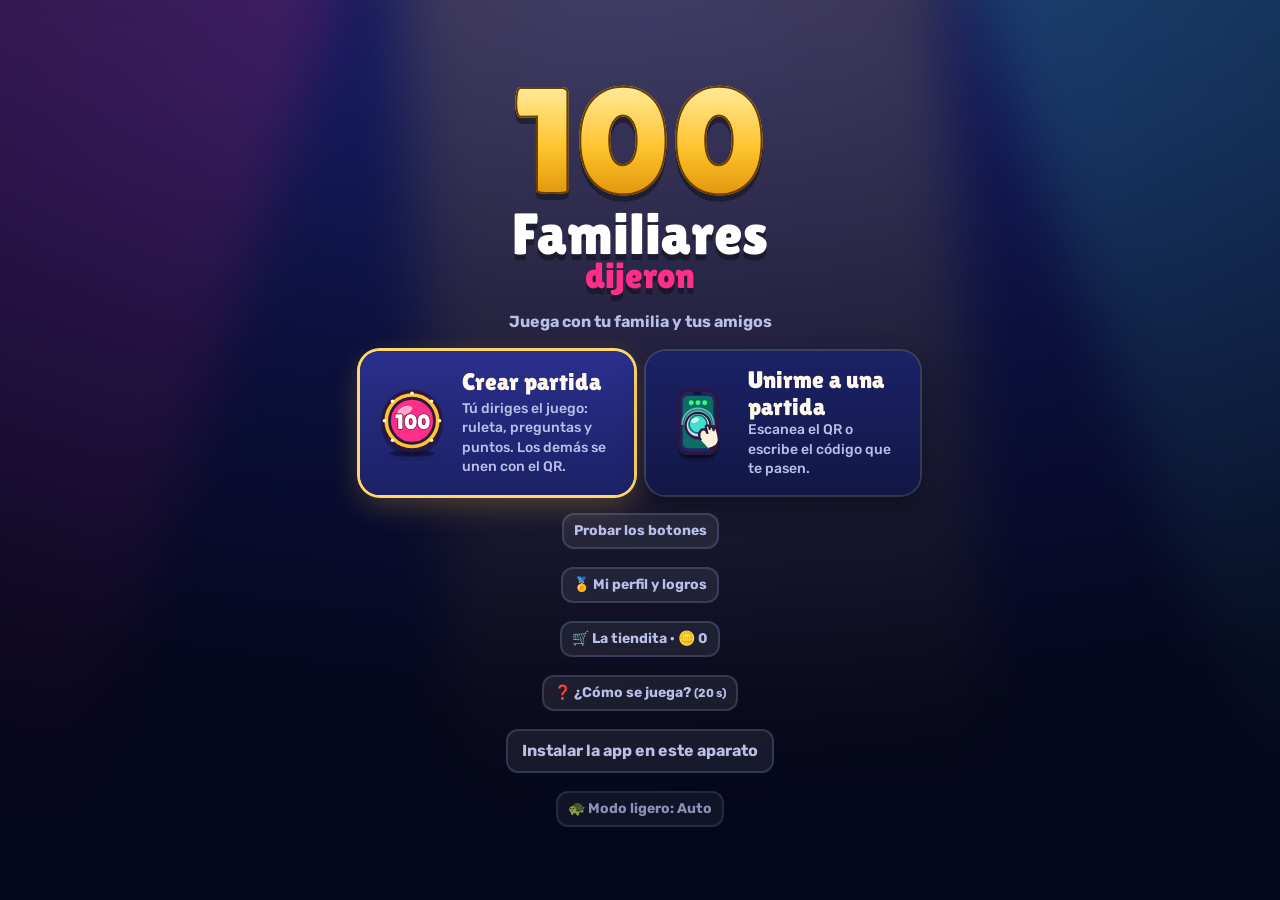
<file: index.html>
<!DOCTYPE html>
<html lang="es">
<head>
<meta charset="utf-8">
<meta name="viewport" content="width=device-width,initial-scale=1,viewport-fit=cover,interactive-widget=resizes-content">
<meta name="theme-color" content="#070a24">
<meta name="mobile-web-app-capable" content="yes">
<meta name="apple-mobile-web-app-capable" content="yes">
<title>100 Familiares Dijeron</title>
<link rel="manifest" href="manifest.webmanifest">
<link rel="icon" href="icons/icon-192.png">
<link rel="apple-touch-icon" href="icons/icon-192.png">
<link rel="stylesheet" href="app.css">
<link rel="stylesheet" href="race.css">
<link rel="stylesheet" href="cmd.css">
<link rel="stylesheet" href="lite.css">
</head>
<body>
<div class="bg" aria-hidden="true"><i></i><i></i><i></i></div>

<!-- ============ INICIO ============ -->
<main id="v-home" class="view">
  <div class="logo" aria-label="100 Familiares Dijeron"><b>100</b><span>Familiares</span><em>dijeron</em></div>
  <p class="sub">Juega con tu familia y tus amigos</p>
  <div class="choices">
    <a class="card-btn star cont" id="contcard" href="juego.html" hidden>
      <svg viewBox="0 0 64 64" aria-hidden="true"><ellipse cx="32" cy="59" rx="20" ry="3" fill="rgba(0,0,0,.35)"/><circle cx="32" cy="30" r="26" fill="#35e08a" stroke="#2b1840" stroke-width="3"/><circle cx="32" cy="30" r="20" fill="#0c6643" stroke="#2b1840" stroke-width="2.5"/><path d="M27 19.5v21l17-10.5z" fill="#fff8ec" stroke="#2b1840" stroke-width="2.5" stroke-linejoin="round"/><ellipse cx="24" cy="20" rx="6" ry="3" fill="#fff" opacity=".35" transform="rotate(-24 24 20)"/></svg>
      <b>Continuar partida</b><small id="contsm"></small>
    </a>
    <button type="button" class="card-btn star" data-go="create" id="createbtn">
      <svg viewBox="0 0 64 64" aria-hidden="true"><ellipse cx="32" cy="59" rx="20" ry="3" fill="rgba(0,0,0,.35)"/><circle cx="32" cy="30" r="26" fill="#ffc42e" stroke="#2b1840" stroke-width="3"/><circle cx="32" cy="30" r="20" fill="#ff2e88" stroke="#2b1840" stroke-width="2.5"/><ellipse cx="25.5" cy="21" rx="7" ry="3.6" fill="#fff" opacity=".6" transform="rotate(-24 25.5 21)"/><text x="32" y="37" text-anchor="middle" font-family="Lilita One,Rubik,sans-serif" font-size="19" fill="#fff" stroke="#6b0a3a" stroke-width="1.2" paint-order="stroke">100</text><g fill="#fff6cf"><circle cx="32" cy="5.5" r="1.6"/><circle cx="56.5" cy="30" r="1.6"/><circle cx="7.5" cy="30" r="1.6"/><circle cx="49.3" cy="12.7" r="1.6"/><circle cx="14.7" cy="12.7" r="1.6"/><circle cx="49.3" cy="47.3" r="1.6"/><circle cx="14.7" cy="47.3" r="1.6"/></g></svg>
      <b>Crear partida</b><small>Tú diriges el juego: ruleta, preguntas y puntos. Los demás se unen con el QR.</small>
    </button>
    <button type="button" class="card-btn" data-go="join">
      <svg viewBox="0 0 64 64" aria-hidden="true"><ellipse cx="32" cy="60.5" rx="15" ry="2.6" fill="rgba(0,0,0,.35)"/><rect x="15" y="3" width="34" height="56" rx="8" fill="#1e2569" stroke="#2b1840" stroke-width="3"/><rect x="18.5" y="8" width="27" height="46.5" rx="4.5" fill="#0d6d64"/><rect x="28" y="4.6" width="8" height="2" rx="1" fill="#0b0f3a"/><g fill="#35ff7a"><circle cx="26" cy="14" r="2.2"/><circle cx="32" cy="14" r="2.2"/><circle cx="38" cy="14" r="2.2"/></g><path d="M20.5 33a11.5 11.5 0 0 1 23 0M18 33a14 14 0 0 1 28 0" fill="none" stroke="#a8fff3" stroke-width="1.6" stroke-linecap="round" opacity=".55"/><circle cx="32" cy="35.5" r="11" fill="#20244a"/><circle cx="32" cy="34" r="11" fill="#cfd4ee" stroke="#2b1840" stroke-width="2"/><circle cx="32" cy="33" r="8" fill="#3fe0cc" stroke="#0b6f64" stroke-width="1.5"/><ellipse cx="29.3" cy="29.6" rx="3.6" ry="2" fill="#fff" opacity=".75" transform="rotate(-22 29.3 29.6)"/><path d="M40 52c-2-5 1-9 4-9 2 0 3 2 3 4v-5c0-2 3-2 3 0v2c0-2 3-2 3 0v2c0-2 3-2 3 0v6c0 5-3 9-8 9h-3" fill="#fff1dc" stroke="#2b1840" stroke-width="2" stroke-linejoin="round" transform="translate(-6 -6) rotate(-14 46 50)"/></svg>
      <b>Unirme a una partida</b><small>Escanea el QR o escribe el código que te pasen.</small>
    </button>
  </div>
  <section class="modes" id="modes" hidden aria-labelledby="modest">
    <h2 id="modest">¿Dónde se va a ver el juego?</h2>
    <p class="modes-note" id="modesnote" hidden>Tienen una partida guardada: al entrar podrán continuarla o empezar de nuevo.</p>
    <div class="choices">
      <a class="card-btn" href="juego.html?modo=pantalla&amp;nueva=1">
        <svg viewBox="0 0 64 64" aria-hidden="true"><ellipse cx="32" cy="59" rx="21" ry="3" fill="rgba(0,0,0,.35)"/><path d="M23 50l-5 7M41 50l5 7" stroke="#2b1840" stroke-width="6" stroke-linecap="round"/><path d="M23 50l-5 7M41 50l5 7" stroke="#e9a91c" stroke-width="3" stroke-linecap="round"/><rect x="5" y="9" width="54" height="42" rx="9" fill="#ffc42e" stroke="#2b1840" stroke-width="3"/><path d="M8 18a7 7 0 0 1 7-7h34a7 7 0 0 1 7 7" fill="none" stroke="#fff3b0" stroke-width="2" stroke-linecap="round" opacity=".8"/><circle cx="13" cy="12.6" r="1.4" fill="#fff6cf"/><circle cx="19" cy="12.6" r="1.4" fill="#fff6cf"/><circle cx="25" cy="12.6" r="1.4" fill="#fff6cf"/><circle cx="31" cy="12.6" r="1.4" fill="#fff6cf"/><circle cx="37" cy="12.6" r="1.4" fill="#fff6cf"/><circle cx="43" cy="12.6" r="1.4" fill="#fff6cf"/><circle cx="49" cy="12.6" r="1.4" fill="#fff6cf"/><circle cx="13" cy="47.4" r="1.4" fill="#fff6cf"/><circle cx="19" cy="47.4" r="1.4" fill="#fff6cf"/><circle cx="25" cy="47.4" r="1.4" fill="#fff6cf"/><circle cx="31" cy="47.4" r="1.4" fill="#fff6cf"/><circle cx="37" cy="47.4" r="1.4" fill="#fff6cf"/><circle cx="43" cy="47.4" r="1.4" fill="#fff6cf"/><circle cx="49" cy="47.4" r="1.4" fill="#fff6cf"/><rect x="10.5" y="15.5" width="43" height="29" rx="4.5" fill="#0b0f3a" stroke="#2b1840" stroke-width="2"/><g><circle cx="22" cy="30" r="7.5" fill="#35ff7a" opacity=".22"/><circle cx="32" cy="30" r="7.5" fill="#35ff7a" opacity=".22"/><circle cx="42" cy="30" r="7.5" fill="#35ff7a" opacity=".22"/><circle cx="22" cy="30" r="5" fill="#2bd968"/><circle cx="32" cy="30" r="5" fill="#2bd968"/><circle cx="42" cy="30" r="5" fill="#2bd968"/><circle cx="20.5" cy="28.4" r="1.7" fill="#e6ffee"/><circle cx="30.5" cy="28.4" r="1.7" fill="#e6ffee"/><circle cx="40.5" cy="28.4" r="1.7" fill="#e6ffee"/></g><path d="M12 42L28 17h8L20 42z" fill="#fff" opacity=".07"/></svg>
        <b>En una pantalla grande</b><small>Tele, compu o tablet. Cada quien usa su celular como botón.</small>
      </a>
      <a class="card-btn" href="juego.html?modo=celulares&amp;nueva=1">
        <svg viewBox="0 0 64 64" aria-hidden="true"><ellipse cx="32" cy="60" rx="24" ry="2.6" fill="rgba(0,0,0,.35)"/><g transform="rotate(-10 18 32)"><rect x="6" y="8" width="24" height="44" rx="6" fill="#1e2569" stroke="#2b1840" stroke-width="3"/><rect x="9.5" y="13" width="17" height="30" rx="3" fill="#3fe0cc"/><circle cx="18" cy="28" r="6" fill="#ff2e88" stroke="#2b1840" stroke-width="2"/></g><g transform="rotate(10 46 32)"><rect x="34" y="8" width="24" height="44" rx="6" fill="#1e2569" stroke="#2b1840" stroke-width="3"/><rect x="37.5" y="13" width="17" height="30" rx="3" fill="#ffc42e"/><circle cx="46" cy="28" r="6" fill="#ff2e88" stroke="#2b1840" stroke-width="2"/></g></svg>
        <b>Cada quien en su celular</b><small>Sin tele: todos ven la pregunta y el tablero en su celular. Tú también juegas desde el tuyo.</small>
      </a>
    </div>
  </section>
  <form id="joinf" class="joinf" hidden autocomplete="off">
    <label for="code">Código de la partida</label>
    <input id="code" maxlength="4" autocapitalize="characters" spellcheck="false" placeholder="ABCD" enterkeyhint="go">
    <label for="pname" id="pnamel">Tu nombre <small>(se queda para siempre; cambiarlo cuesta 300 🪙)</small></label>
    <input id="pname" maxlength="14" placeholder="Tu nombre" enterkeyhint="go">
    <p class="nmfix" id="nmfix" hidden>Entras como <b id="nmfixn"></b></p>
    <button class="big gold" type="submit">Entrar</button>
    <p class="err" id="joinerr" role="alert"></p>
    <div class="samehost" id="samehost" hidden role="alert"><b>📺 Este celular es la pantalla de esa partida</b><p>La pantalla del juego tiene que seguir abierta y al frente: si te cambias a la app de jugador (o la cierras), se congela y todos se quedan «Reconectando». Para jugar desde aquí, regresa a la pantalla del juego y en la sala escribe tu nombre en <b>«¿Juegas desde esta pantalla?»</b>.</p><a class="big gold" href="juego.html">Volver a la pantalla del juego</a><button type="button" class="ghost sm" id="sameyes">Entrar de todos modos</button></div>
  </form>
  <button type="button" class="ghost sm" data-go="host">Probar los botones</button>
  <button type="button" class="ghost sm" data-prof="1">🏅 Mi perfil y logros</button>
  <button type="button" class="ghost sm" data-shop="1">🛒 La tiendita · 🪙 <b data-coins>0</b></button>
  <button type="button" class="ghost sm" data-tut="1">❓ ¿Cómo se juega? <small>(20 s)</small></button>
  <button type="button" id="install" class="ghost">Instalar la app en este aparato</button>
  <button type="button" class="ghost sm lite-btn" id="litebtn">🐢 Modo ligero: <b id="litev">Auto</b></button>
</main>

<!-- ============ PANTALLA GRANDE ============ -->
<main id="v-host" class="view" hidden>
  <header class="hbar">
    <div class="room"><small>Código</small><b id="hcode">····</b></div>
    <span class="pill" id="hstat">Conectando…</span>
    <button type="button" class="ghost sm" id="hback">Salir</button>
  </header>
  <section class="lobby" id="lobby">
    <div class="qrbox"><div class="qr" id="qr" aria-label="Código QR para unirse"></div><p>Escaneen con la cámara del celular<br><b id="hlink"></b></p></div>
    <div class="teams" id="teams"></div>
  </section>
  <section class="arena" id="arena" hidden>
    <div class="side" id="sideA"></div>
    <div class="center">
      <div class="lamps" id="lamps"><i></i><i></i><i></i></div>
      <b class="semt" id="semt">Prepárense…</b>
    </div>
    <div class="side" id="sideB"></div>
    <div class="result" id="result" hidden></div>
  </section>
  <footer class="hctl">
    <button type="button" class="big gold" id="go">¡Probar botones!</button>
    <button type="button" class="ghost" id="lobbyb" hidden>Ver jugadores</button>
    <div class="rule" id="rule"><span>Si alguien toca antes del ¡YA!:</span><button type="button" data-r="foul" aria-pressed="true">Pierde el turno</button><button type="button" data-r="soft" aria-pressed="false">Solo espera tantito</button></div>
  </footer>
</main>

<!-- ============ JUGADOR ============ -->
<main id="v-play" class="view" hidden>
  <header class="pbar">
    <span class="me" id="me"></span>
    <button type="button" class="coinb" id="mecoin" data-shop="1" aria-label="Tus fichas: abrir la tiendita">🪙 <b data-coins>0</b></button>
    <span class="pill" id="pstat" role="button" tabindex="0">Conectando…</span>
    <button type="button" class="admk" id="mutek" aria-label="Silenciar este celular" aria-pressed="false">🔊</button>
    <button type="button" class="admk" id="admk" aria-label="Modo anfitrión">🔑</button>
  </header>
  <section class="gv" id="gv" hidden aria-label="El juego">
    <div class="gv-sc">
      <div class="gv-t" id="gvt0" style="--c:#3fe0cc"><i id="gva0"></i><span><b>Turquesas</b><em id="gvs0">0</em></span></div>
      <div class="gv-bank"><small>En juego</small><b id="gvb">0</b><em id="gvm"></em></div>
      <div class="gv-t" id="gvt1" style="--c:#ffc42e"><i id="gva1"></i><span><b>Dorados</b><em id="gvs1">0</em></span></div>
    </div>
    <div class="gv-q"><small id="gvr">Ronda 1</small><p id="gvq">Esperando la pregunta…</p></div>
    <p class="gv-say" id="gvsay" hidden></p>
    <ol class="gv-board" id="gvboard"></ol>
    <div class="gv-foot">
      <div class="gv-x" id="gvx" aria-label="Errores"><i></i><i></i><i></i></div>
      <p class="gv-turn" id="gvturn"></p>
      <div class="gv-ck" id="gvck" aria-label="Segundos"><b id="gvckn">15</b></div>
    </div>
    <iframe class="gv-f" id="gvf" title="El juego en vivo" allow="autoplay"></iframe>
    <button type="button" class="ghost sm gv-ch" id="gvch">Cambiar de equipo</button>
  </section>
  <section class="pick" id="pick" hidden>
    <button type="button" class="myav" id="myavb" aria-label="Escoger tu animalito"><i id="myavi"></i><span><b>Tu animalito</b><small>Tócalo para cambiarlo</small></span></button>
    <h2>¿De qué equipo eres?</h2>
    <div class="pteams" id="pteams"></div>
    <div class="pick-x"><button type="button" class="ghost sm" data-prof="1">🏅 Mi perfil</button><button type="button" class="ghost sm" data-shop="1">🛒 Tiendita</button><button type="button" class="ghost sm" id="pspec">👀 Solo quiero ver</button><button type="button" class="ghost sm" data-tut="1">❓ ¿Cómo se juega? <small>(20 s)</small></button></div>
  </section>
  <section class="pad" id="pad" hidden>
    <div class="plamps" id="plamps"><i></i><i></i><i></i></div>
    <p class="pmsg" id="pmsg">Esperen la siguiente ronda</p>
    <div class="dome" id="dome"><span class="ring"></span><span class="ring r2"></span><span class="base"></span><span class="cap"><span class="av" id="pav"></span></span></div>
    <p class="psub" id="psub"></p>
    <button type="button" class="ghost sm" id="chteam">Cambiar de equipo</button>
  </section>
  <div class="cmdbar" id="cmdbar" hidden aria-label="Comodines de tu equipo"></div>
  <div class="pres" id="pres" hidden></div>
  <button type="button" class="admt" id="admt" hidden aria-label="Abrir el panel del anfitrión"><span>🎛</span><small>Control</small></button>
  <section class="adm" id="adm" hidden role="dialog" aria-modal="true" aria-labelledby="admh">
    <header class="adm-h"><b id="admh">🎛 Anfitrión</b><nav class="adm-tabs"><button type="button" data-tab="b" aria-pressed="true">Básico</button><button type="button" data-tab="a" aria-pressed="false">Avanzado</button></nav><button type="button" class="adm-x" id="admx" aria-label="Cerrar el panel">▾</button></header>
    <div class="adm-body" id="admbody"></div>
  </section>
  <section class="pin" id="pin" hidden role="dialog" aria-modal="true" aria-labelledby="pinh">
    <div class="pin-card"><b id="pinh">🔑 Modo anfitrión</b><p id="pinmsg">Escribe tu PIN</p><div class="pin-dots" id="pindots" aria-hidden="true"><i></i><i></i><i></i><i></i></div>
      <div class="pin-pad" id="pinpad"></div><button type="button" class="ghost sm" id="pinx">Cancelar</button></div>
  </section>
  <section class="chat" id="chat" hidden role="dialog" aria-labelledby="chatt">
    <header class="chat-h"><button type="button" class="chat-min" id="chatmin" aria-label="Hacer chiquito el chat" aria-expanded="true">▾</button><b id="chatt">💬 Junta de equipo</b>
      <span class="ring" id="chatring" hidden><svg viewBox="0 0 36 36" aria-hidden="true"><circle class="rg-bg" cx="18" cy="18" r="15.5"/><circle class="rg-fg" cx="18" cy="18" r="15.5" pathLength="100"/></svg><b></b></span></header>
    <p class="chat-sub" id="chatsub"></p>
    <p class="chat-q" id="chatq"></p>
    <p class="chat-rev" id="chatrev" hidden></p>
    <div class="chat-m" id="chatm" aria-live="polite"></div>
    <p class="chat-ty" id="chatty" aria-live="polite"></p>
    <div class="chat-qk" id="chatqk"><button type="button" data-q="👍 ¡Esa!">👍 ¡Esa!</button><button type="button" data-q="❌ No">❌ No</button><button type="button" data-q="🤔 Ni idea">🤔 Ni idea</button></div>
    <form class="chat-f" id="chatf" autocomplete="off"><input id="chati" maxlength="80" enterkeyhint="send" placeholder="Escribe a tu equipo…" aria-label="Mensaje para tu equipo"><button class="chat-go" aria-label="Enviar">➤</button></form>
    <div class="chat-btns"><button type="button" class="chat-claim" id="chatclaim" hidden>✋ Yo la digo</button><button type="button" class="ghost sm" id="chatok">¡Ya sabemos! Seguir jugando</button></div>
  </section>
  <section class="finph" id="finph" hidden role="dialog" aria-modal="true" aria-labelledby="finpht">
    <div class="finph-in">
      <div class="finph-av" id="finphav"></div>
      <h2 id="finpht"></h2>
      <p class="finph-s" id="finphs"></p>
      <p class="finph-co" id="finphco" hidden></p>
      <div class="finph-pz" id="finphpz" hidden>🎁 Se llevan: <b id="finphpzt"></b></div>
      <div class="finph-ph" id="finphph" hidden>
        <button type="button" class="ghost" id="finphcam">📸 Foto de los ganadores <small>(si quieren)</small></button><input type="file" id="finphf" accept="image/*" hidden>
        <div class="finph-pic" id="finphpic" hidden><img id="finphimg" alt="Foto de los ganadores con su marco"><div class="finph-pb"><button type="button" class="ghost sm" id="finphsave">💾 Guardar</button><button type="button" class="ghost sm" id="finphre">📸 Otra</button></div><small id="finphnote"></small></div>
      </div>
      <p class="finph-mt" id="finphmt"></p>
      <div class="finph-meds" id="finphm"></div>
      <button type="button" class="ghost" id="finphshare">📤 Compartir resultados</button>
      <button type="button" class="big" id="finphok">¡Listo!</button>
    </div>
  </section>
  <div class="warnb" id="warnb" hidden role="status"><b id="warnbt"></b><small id="warnbs"></small></div>
  <section class="wph" id="wph" hidden aria-live="polite" aria-labelledby="wpht">
    <h2 id="wpht">¡Ruleta!</h2>
    <p class="wph-s" id="wphs"></p>
    <div class="wph-w" id="wphw">
      <div class="wph-rim"></div>
      <canvas id="wphc" aria-label="Ruleta"></canvas>
      <svg class="wph-ptr" viewBox="0 0 40 60" aria-hidden="true"><path d="M20 58 4 17a16 16 0 1 1 32 0z" fill="#ff2e88" stroke="#2b1840" stroke-width="3"/><circle cx="20" cy="17" r="6" fill="#fff6cf"/></svg>
      <div class="wph-hand" id="wphh" aria-hidden="true">👆</div>
      <p class="wph-fx" id="wphfx" aria-live="polite"></p>
    </div>
    <p class="wph-r" id="wphr"></p>
  </section>
  <section class="ask" id="ask" hidden aria-live="polite" aria-labelledby="askt">
    <header class="ask-h">
      <span class="ask-av" id="askav"></span>
      <div class="ask-ht"><b id="askt">¡Te toca contestar!</b><small id="asks">¿Qué dijeron las 100 personas?</small></div>
      <span class="ask-sec" id="asksec">15</span>
    </header>
    <p class="ask-q" id="askq"></p>
    <p class="ask-hint" id="askhint" hidden></p>
    <div class="cmdbar ask-cmd" id="askcmd" aria-label="Comodines"></div>
    <div class="ask-time" aria-hidden="true"><i id="askbar"></i></div>
    <div class="ask-rev" id="askrev" hidden aria-label="Respuestas que ya salieron"></div>
    <div class="ask-prev" id="askprev" aria-hidden="true"></div>
    <form class="ask-f" id="askf" autocomplete="off">
      <input id="aski" maxlength="40" autocomplete="off" enterkeyhint="send" placeholder="Toca aquí y escribe…" aria-label="Tu respuesta">
      <button class="ask-go" type="submit">¡Contestar!</button>
    </form>
    <div class="ask-res" id="askres" hidden></div>
  </section>
</main>
  <div class="sheet" id="avsheet" hidden><div class="sheet-in"><h2 id="avtitle">Animalito</h2><div class="avg" id="avg"></div><button type="button" class="ghost" id="avclose">Listo</button></div></div>
  <div class="rxbar" id="rxbar" hidden><div class="rxp" id="rxp" hidden role="group" aria-label="Reacciones"></div><button type="button" class="rxk" id="rxk" aria-label="Mandar una reacción" aria-expanded="false">😀</button></div>
  <section class="flp" id="flp" hidden role="dialog" aria-modal="true" aria-labelledby="flpt"><div class="flp-in">
    <header class="flp-h"><b id="flpt">⚡ Ronda Relámpago</b><span class="ring" id="flpr" hidden><svg viewBox="0 0 36 36" aria-hidden="true"><circle class="rg-bg" cx="18" cy="18" r="15.5"/><circle class="rg-fg" cx="18" cy="18" r="15.5" pathLength="100"/></svg><b></b></span></header>
    <p class="flp-s" id="flps"></p>
    <button type="button" class="big gold" id="flpme" hidden>✋ ¡Yo juego!</button>
    <div class="flp-q" id="flpq" hidden><small id="flpn"></small><b id="flpqt"></b></div>
    <form class="flp-f" id="flpf" autocomplete="off" hidden><input id="flpi" maxlength="60" enterkeyhint="next" placeholder="Lo primero que se te ocurra…" aria-label="Tu respuesta"><div class="flp-b"><button type="button" class="ghost sm" id="flpskip">Pasar</button><button class="big">Siguiente ➜</button></div></form>
    <p class="flp-w" id="flpb"></p>
  </div></section>
  <section class="unl" id="unl" hidden aria-live="assertive"><div class="unl-bg" aria-hidden="true"></div><div class="unl-card" id="unlcard"><small id="unlr"></small><div class="unl-ic" id="unlic" aria-hidden="true"></div><b id="unln"></b><p id="unld"></p><span class="unl-t" id="unlt"></span></div></section>
  <section class="prof" id="prof" hidden role="dialog" aria-modal="true" aria-labelledby="proft"><div class="prof-in">
    <header class="prof-h"><button type="button" class="prof-av" id="profav" aria-label="Cambiar tu animalito"></button><div><b id="proft"></b><small id="proftt"></small></div><button type="button" class="coinb" data-shop="1" aria-label="Tus fichas: abrir la tiendita">🪙 <b data-coins>0</b></button><button type="button" class="prof-x" id="profx" aria-label="Cerrar">✕</button></header>
    <div class="prof-nm"><button type="button" class="ghost sm" id="nmchg">✏️ Cambiar mi nombre</button><form id="nmform" hidden autocomplete="off"><input id="nmin" maxlength="14" placeholder="Tu nombre nuevo" enterkeyhint="done"><button class="ghost sm" type="submit" id="nmok">Cambiar</button><button type="button" class="ghost sm" id="nmcan">Cancelar</button><p class="err" id="nmerr" role="alert"></p></form></div>
    <div class="prof-st" id="profst"></div>
    <h3>Lo que traes puesto</h3><div class="prof-eq" id="profeq"></div>
    <h3>Logros <small id="profn"></small></h3><div id="proflg"></div>
    <h3>Pasar tu perfil a otro celular</h3><p class="prof-bkp">Así no pierdes tus logros, tus fichas ni lo que compraste si cambias de celular.</p><div class="prof-bk"><button type="button" class="ghost sm" id="bkout1">📤 Sacar mi código</button><button type="button" class="ghost sm" id="bkin1">📥 Tengo un código</button></div>
    <h3>El mismo perfil en varios aparatos</h3><p class="prof-bkp">Juega en la compu y en el celular con el mismo perfil: tus fichas, logros y lo que compraste se suman y se ven igual en los dos.</p><div class="prof-bk"><button type="button" class="ghost sm" id="psmk">🔗 Ver mi código</button><button type="button" class="ghost sm" id="psin">📥 Tengo el código del otro</button></div>
    <div class="ps-box" id="psbox" hidden></div>
  </div></section>
  <section class="prof shop" id="shop" hidden role="dialog" aria-modal="true" aria-labelledby="shopt"><div class="prof-in">
    <header class="prof-h"><span class="shop-ic" aria-hidden="true">🛒</span><div><b id="shopt">La tiendita</b><small id="shopcd"></small></div><span class="coinb">🪙 <b data-coins>0</b></span><button type="button" class="prof-x" id="shopx" aria-label="Cerrar">✕</button></header>
    <p class="shop-s">Cosas de adorno para presumir (no ayudan a ganar). Cambia todos los días a medianoche y es solo tuya: a cada quien le sale distinta. Lo más raro casi no sale.</p>
    <div class="shop-g" id="shopg"></div>
    <h3 class="shop-ct">🧩 Colecciones <small>junta todas las piezas y te ganas fichas</small></h3><ul class="shop-col" id="shopcol"></ul>
    <details class="shop-d"><summary>🪙 ¿Cómo gano fichas?</summary><ul id="shopern"></ul></details>
    <details class="shop-d"><summary>🎲 ¿Qué tan seguido sale cada cosa?</summary><div id="shopodds"></div></details>
    <button type="button" class="ghost sm shop-me" data-prof="1">🎒 Ponerme lo que ya tengo</button>
  </div></section>
  <section class="prof bk" id="bk" hidden role="dialog" aria-modal="true" aria-labelledby="bkt"><div class="prof-in">
    <header class="prof-h"><span class="shop-ic" aria-hidden="true">📦</span><div><b id="bkt">Copia de tu perfil</b><small>Para pasarlo a otro celular</small></div><button type="button" class="prof-x" id="bkx" aria-label="Cerrar">✕</button></header>
    <div id="bko">
      <p class="shop-s">En el celular nuevo, <b>escanea este cuadro con la cámara</b>. O mándate el código por WhatsApp y pégalo allá en <b>Mi perfil → Tengo un código</b>.</p>
      <div class="bk-qr" id="bkqr"></div>
      <div class="prof-bk"><button type="button" class="ghost sm" id="bkcopy">📋 Copiar código</button><button type="button" class="ghost sm" id="bkshare">📤 Compartir</button></div>
      <p class="bk-n">Úsalo en un solo celular a la vez: si dos celulares juegan juntos con el mismo perfil, se confunden.</p>
    </div>
    <div id="bki" hidden>
      <p class="shop-s">Pega aquí el código que sacaste en tu otro celular.</p>
      <textarea id="bkta" rows="4" spellcheck="false" autocapitalize="off" autocomplete="off" placeholder="F1…"></textarea>
      <p class="err" id="bkerr" role="alert"></p>
      <button type="button" class="big gold" id="bkgo">Revisar el código</button>
    </div>
    <div id="bkc" hidden>
      <p class="shop-s" id="bkct"></p>
      <button type="button" class="big gold" id="bkyes">Sí, pasarlo a este celular</button>
      <button type="button" class="ghost" id="bkno">Cancelar</button>
    </div>
  </div></section>
  <section class="tut" id="tut" hidden role="dialog" aria-modal="true" aria-labelledby="tutt"><div class="tut-card">
    <div class="tut-bar" aria-hidden="true"><i id="tutbar"></i></div>
    <div class="tut-ic" id="tutic" aria-hidden="true"></div><b id="tutt"></b><p id="tutp"></p>
    <div class="tut-nav"><button type="button" class="ghost sm" id="tutprev" aria-label="Anterior">◀</button><span id="tutn"></span><button type="button" class="ghost sm" id="tutnext" aria-label="Siguiente">▶</button></div>
    <button type="button" class="big" id="tutx">¡Ya entendí!</button></div></section>
  <section class="sheet-ov" id="instsh" hidden role="dialog" aria-modal="true" aria-labelledby="insth"><div class="sheet-card">
    <b id="insth">📲 Instalar la app</b>
    <p><b>Android (Chrome):</b> toca el menú <b>⋮</b> de arriba a la derecha y luego <b>“Instalar app”</b> o <b>“Agregar a la pantalla principal”</b>.</p>
    <p><b>iPhone (Safari):</b> toca el botón <b>Compartir</b> (el cuadrito con flecha) y luego <b>“Agregar a inicio”</b>.</p>
    <p class="mute">Se instala como una app normal y se actualiza sola.</p>
    <button type="button" class="big" id="instok">¡Va!</button></div></section>
  <section class="sheet-ov" id="newsh" hidden role="dialog" aria-modal="true" aria-labelledby="newh"><div class="sheet-card">
    <b id="newh">✨ ¿Qué hay de nuevo?</b><ul id="newl"></ul><button type="button" class="big" id="newok">¡Va!</button></div></section>

<div class="toast" id="toast" role="status"></div>
<script src="vendor/paho-mqtt.min.js"></script>
<script src="vendor/qrcode.js"></script>
<script src="version.js"></script>
<script src="news.js"></script>
<script src="avatars.js"></script>
<script src="logros.js"></script>
<script src="tienda.js"></script>
<script src="nube.js"></script>
<script src="app.js"></script>
</body>
</html>
</file>
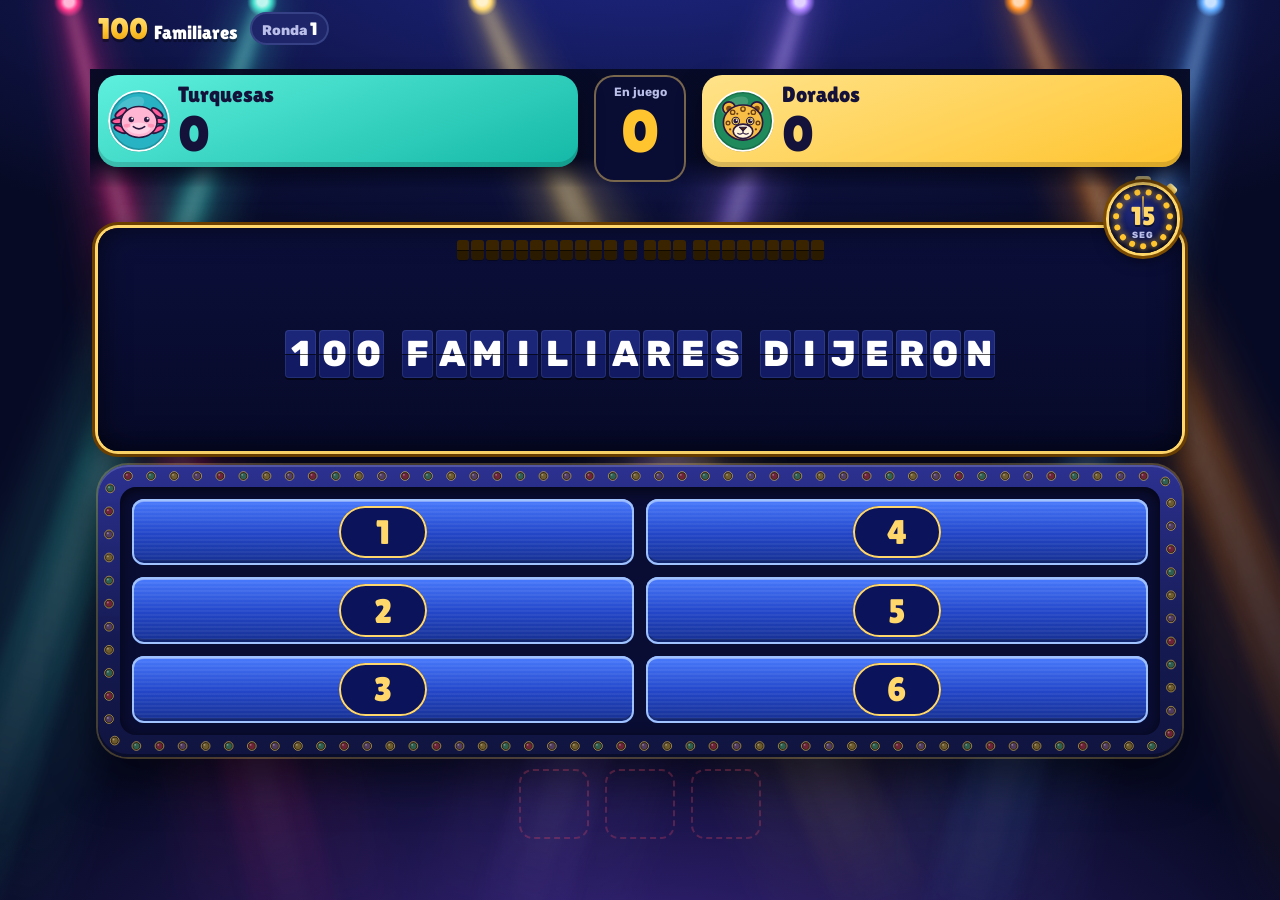
<file: ver.html>
<!DOCTYPE html>
<html lang="es">
<head>
<meta charset="utf-8">
<meta name="viewport" content="width=device-width,initial-scale=1,viewport-fit=cover">
<title>100 Familiares · Jugador</title>
<meta name="theme-color" content="#070a24">
<link rel="icon" href="icons/icon-192.png">
<link rel="apple-touch-icon" href="icons/icon-192.png">
<style>
@font-face{font-family:'Lilita One';src:url(fonts/lilita.woff2) format('woff2');font-weight:400;font-display:swap}
@font-face{font-family:'Rubik';src:url(fonts/rubik-500.woff2) format('woff2');font-weight:500;font-display:swap}
@font-face{font-family:'Rubik';src:url(fonts/rubik-700.woff2) format('woff2');font-weight:700;font-display:swap}
@font-face{font-family:'Rubik';src:url(fonts/rubik-800.woff2) format('woff2');font-weight:800;font-display:swap}
@font-face{font-family:'Rubik';src:url(fonts/rubik-500.woff2) format('woff2');font-weight:400;font-display:swap}
/*
VOICE: concurso de tele hecho en casa, de noche y en familia: ruidoso, cálido, fácil de leer desde el sillón
IDEA: un set de televisión con luces de colores que bailan con la música y un tablero enmarcado de foquitos
PICTURE: fichas azules de pantalla de tele que giran para mostrar la respuesta, dentro de una marquesina de focos
COLOUR and TYPE: azul noche de estudio, fichas azules con números dorados, turquesa y dorado para los equipos, rosa para la emoción; Lilita One + Rubik
RENDIMIENTO: lo que se anima solo usa transform u opacity; luces, rayos y focos se dibujan una vez en canvas
*/
:root{color-scheme:dark;--bg:#070a24;--bg2:#121746;--bg3:#1e2569;--panel:rgba(18,23,70,.88);--ink:#fff8ec;--mute:#b9bfe8;--gold:#ffc42e;--pink:#ff2e88;--teal:#14b8a6;--violet:#8b5cf6;--cink:#14123a;--line:rgba(255,255,255,.14);--disp:'Lilita One',Rubik,system-ui,sans-serif}
*{box-sizing:border-box;min-width:0}
html{scroll-padding-top:70px}
html,body{margin:0}
body{background:var(--bg);color:var(--ink);font:400 16px/1.5 Rubik,system-ui,sans-serif;overflow-x:clip;min-height:100vh;-webkit-tap-highlight-color:transparent}
h1,h2,h3{margin:0;font-weight:400}
button,input,select,textarea{font:inherit;color:inherit}
button{cursor:pointer}
a{color:var(--gold)}
:focus-visible{outline:3px solid var(--gold);outline-offset:3px}
[hidden]{display:none!important}
select,input,textarea{font-size:16px;background:#0a0d33;border:1px solid var(--line);border-radius:12px;padding:10px 12px;min-height:44px;color:var(--ink);width:100%}
select option{background:#0a0d33}

/* ---------- escenario con luces de colores ---------- */
.bgstage{position:fixed;top:0;right:0;bottom:0;left:0;z-index:-1;overflow:hidden;pointer-events:none;background:radial-gradient(110% 55% at 50% -5%,#1d2580,rgba(29,37,128,0) 65%),radial-gradient(80% 45% at 50% 108%,rgba(124,72,255,.4),rgba(124,72,255,0) 70%),var(--bg);transition:opacity .8s}

@keyframes sweep{from{transform:rotate(var(--a1))}to{transform:rotate(var(--a2))}}
.bgstage .flash{position:absolute;top:0;right:0;bottom:0;left:0;opacity:0;will-change:opacity}
body.steal .bgstage{opacity:.8}
.vign{position:fixed;top:0;right:0;bottom:0;left:0;z-index:4;pointer-events:none;opacity:0;background:radial-gradient(ellipse 75% 65% at 50% 45%,transparent 35%,rgba(0,0,0,.78) 100%);transition:opacity .8s}
body.steal .vign{opacity:1}
.redflash{position:fixed;top:0;right:0;bottom:0;left:0;z-index:44;pointer-events:none;background:radial-gradient(closest-side,rgba(255,40,70,.45),rgba(255,40,70,0));opacity:0}

/* ---------- barra de arriba ---------- */
.top{position:relative;z-index:5;display:flex;flex-wrap:wrap;align-items:center;gap:6px;padding:8px 3vw;padding:8px max(3vw,12px);background:linear-gradient(rgba(7,10,36,.94),rgba(7,10,36,.55))}
.brand{display:inline-flex;align-items:center;gap:8px;font:400 20px var(--disp);margin-right:auto;white-space:nowrap;overflow:hidden;text-overflow:ellipsis;max-width:100%}
.bmark{font:400 15px/1 var(--disp);background:linear-gradient(#ffe58a,#ff9a1a);color:#3a1a00;border-radius:8px;padding:5px 6px 4px;flex:none}
.navl{display:flex;gap:4px;overflow-x:auto;scrollbar-width:none;min-width:0;max-width:100%}.navl::-webkit-scrollbar{display:none}
@media (max-width:600px){.navl{-webkit-mask:linear-gradient(90deg,#000 calc(100% - 26px),transparent);mask:linear-gradient(90deg,#000 calc(100% - 26px),transparent);padding-right:22px}.navl a{padding:8px 10px;font-size:14px}}
.navl a{flex:none;color:var(--mute);text-decoration:none;padding:8px 12px;border-radius:999px;font-weight:500;font-size:15px;min-height:42px;display:inline-flex;align-items:center;white-space:nowrap}
.navl a[aria-current=page]{background:var(--bg3);color:var(--ink)}
@media(max-width:600px){.brand{display:none}.navl{width:100%}}
.view{display:none}.view.on{display:block}

/* ---------- botones y controles ---------- */
.btn{min-height:46px;border:0;border-radius:14px;padding:10px 16px;font-weight:800;background:var(--ink);color:var(--cink);box-shadow:inset 0 -4px 0 rgba(0,0,0,.18);display:inline-flex;align-items:center;justify-content:center;text-align:center;text-decoration:none;line-height:1.15}
.btn:active{transform:translateY(2px)}
.btn.pink{background:var(--pink);color:#fff}
.btn.teal{background:var(--teal);color:#062a26}
.btn.gold{background:var(--gold);color:#3a1a00}
.btn.ghost{background:rgba(255,255,255,.05);color:var(--ink);border:1px solid var(--line);box-shadow:none;font-weight:600}
.btn[aria-pressed=true]{background:var(--teal)!important;color:#062a26!important;border-color:var(--teal)!important}
.chip{min-height:38px;border-radius:999px;border:1px solid var(--line);background:rgba(255,255,255,.06);padding:6px 14px;font-size:14px;font-weight:700}
.chip[aria-pressed=true]{background:var(--gold);color:var(--cink);border-color:var(--gold)}
.hint{color:var(--mute);font-size:14px;margin:0}
.center{text-align:center;justify-content:center}
.seg{border:0;padding:0;margin:0;display:flex;flex-wrap:wrap;gap:8px}
.seg legend{font-weight:600;margin-bottom:6px;padding:0;font-size:14px;color:var(--mute)}
.seg label{display:inline-flex;position:relative}
.seg input{position:absolute;opacity:0;width:1px;height:1px}
.seg span{padding:7px 14px;border-radius:999px;border:1px solid var(--line);min-height:40px;display:inline-flex;align-items:center;font-size:15px}
.seg input:checked+span{background:var(--gold);color:var(--cink);border-color:var(--gold);font-weight:700}
.seg input:focus-visible+span{outline:3px solid var(--gold);outline-offset:2px}
.fld{display:grid;gap:6px;font-size:14px;color:var(--mute)}

/* ---------- logo ---------- */
.kick{display:inline-flex;align-items:center;gap:8px;background:rgba(255,255,255,.07);border:1px solid rgba(255,255,255,.14);padding:5px 14px 5px 10px;border-radius:999px;font-size:14px;font-weight:700;margin:0}
.live{position:relative;width:9px;height:9px;border-radius:50%;background:#ff3b5c;flex:none}
.live::after{content:"";position:absolute;top:0;right:0;bottom:0;left:0;border-radius:50%;background:#ff3b5c;animation:livep 1.6s ease-out infinite}
@keyframes livep{from{transform:scale(1);opacity:.7}to{transform:scale(2.6);opacity:0}}
.logo{position:relative;display:inline-grid;place-items:center;padding:8px 18px;isolation:isolate}
.logo img.rays{position:absolute;left:50%;top:50%;width:760px;width:min(130vw,760px);height:auto;aspect-ratio:1;margin:calc(760px/-2) 0 0 calc(760px/-2);margin:calc(min(130vw,760px)/-2) 0 0 calc(min(130vw,760px)/-2);z-index:-1;opacity:.9;animation:spin 70s linear infinite;will-change:transform;pointer-events:none}
@keyframes spin{to{transform:rotate(360deg)}}
.ltitle{display:grid;justify-items:center;margin:0;font:400 1em var(--disp);text-transform:uppercase;line-height:.9;animation:breathe 3.2s ease-in-out infinite;will-change:transform}
@keyframes breathe{50%{transform:scale(1.03)}}
.ltitle span{display:block;-webkit-background-clip:text;background-clip:text;color:transparent;-webkit-text-fill-color:transparent;padding:0 .05em}
.lnum{font-size:170px;font-size:clamp(84px,22vw,170px);background-image:linear-gradient(180deg,#fffbea 6%,#ffe27a 32%,#ffc42e 56%,#ff8f14 92%);filter:drop-shadow(0 2px 0 #c86a0c) drop-shadow(0 2px 0 #a45208) drop-shadow(0 2px 0 #7d3c05) drop-shadow(0 3px 0 #4f2403) drop-shadow(0 10px 14px rgba(0,0,0,.55))}
.lrest{font-size:68px;font-size:clamp(34px,9vw,68px);max-width:12ch;text-wrap:balance;background-image:linear-gradient(180deg,#fff 10%,#ffe3f0 42%,#ff6fae 72%,#ff2e88 100%);filter:drop-shadow(0 2px 0 #b0105a) drop-shadow(0 2px 0 #860b44) drop-shadow(0 2px 0 #5a072e) drop-shadow(0 8px 12px rgba(0,0,0,.5))}
.logo.enter .ltitle{animation:dropin .85s cubic-bezier(.2,1.5,.4,1) both,breathe 3.2s ease-in-out .9s infinite}
@keyframes dropin{from{opacity:0;transform:translateY(-36px) scale(.55)}}

/* ---------- inicio ---------- */
.home{max-width:880px;margin:0 auto;padding:10px 4vw 64px;padding:10px max(4vw,16px) 64px;text-align:center;display:grid;justify-items:center;gap:16px;overflow-x:clip}
.lead{margin:0;max-width:40ch;color:var(--mute);font-size:18px;font-size:clamp(15px,2vw,18px)}
.setup{display:grid;justify-items:center;gap:16px;width:100%;margin:0}
.teams{display:grid;grid-template-columns:1fr auto 1fr;align-items:center;gap:28px;gap:clamp(18px,3vw,28px);width:100%;text-align:left}
.tcard{display:grid;gap:2px;padding:14px 16px 12px;border-radius:20px;color:var(--cink);box-shadow:inset 0 -5px 0 rgba(0,0,0,.15),0 12px 30px rgba(0,0,0,.35);animation:float 5s ease-in-out infinite;will-change:transform}
.tcard.t1{background:linear-gradient(160deg,#5ff0de,#14b8a6)}
.tcard.t2{background:linear-gradient(160deg,#ffe38a,#ffc42e);animation-delay:-2.5s}
@keyframes float{50%{transform:translateY(-4px)}}
.tcard.bump{animation:bump .32s cubic-bezier(.3,1.7,.5,1)}
@keyframes bump{45%{transform:scale(1.04) rotate(-.8deg)}}
.tcard>span{font-weight:800;font-size:13px;opacity:.75}
.tcard input{width:100%;border:0;border-bottom:2px solid rgba(0,0,0,.2);border-radius:0;background:transparent;font:400 28px var(--disp);font:400 clamp(22px,3.4vw,28px) var(--disp);color:var(--cink);padding:2px 0;min-height:44px;outline:none}
.tcard input::placeholder{color:rgba(20,18,58,.45)}
.vs{position:relative;width:60px;height:60px;border-radius:50%;display:grid;place-items:center;background:radial-gradient(circle at 35% 30%,#ff8ac0,var(--pink) 58%,#a80f55);font:400 24px var(--disp);color:#fff;box-shadow:0 0 0 4px var(--bg2),0 0 26px rgba(255,46,136,.65);animation:vsb 2.4s ease-in-out infinite;will-change:transform}
.vs::before{content:"";position:absolute;top:-8px;right:-8px;bottom:-8px;left:-8px;border-radius:50%;border:2px dashed rgba(255,255,255,.45);animation:spin 8s linear infinite}
@keyframes vsb{50%{transform:scale(1.08)}}
@media(max-width:600px){.teams{grid-template-columns:1fr;gap:16px}.vs{justify-self:center}}
.ways{border:0;margin:0;padding:0;display:grid;grid-template-columns:repeat(3,1fr);gap:10px;width:100%}
.ways legend{font:400 22px var(--disp);margin:0 auto 8px;padding:0}
@media(max-width:700px){.ways{grid-template-columns:1fr}}
.way{position:relative;display:flex}
.way input{position:absolute;opacity:0;pointer-events:none}
.way span{flex:1;display:grid;gap:4px;align-content:start;padding:14px;border-radius:18px;background:rgba(19,24,72,.9);border:2px solid rgba(255,255,255,.12);text-align:left;transition:transform .2s,border-color .2s;cursor:pointer}
.way b{display:flex;align-items:center;gap:8px;font:400 21px var(--disp)}
.way small{color:var(--mute);font-size:14px;line-height:1.3}
.way input:checked+span{border-color:var(--gold);background:linear-gradient(180deg,rgba(255,196,46,.16),rgba(19,24,72,.95));transform:translateY(-3px)}
.way input:checked+span b{color:#ffe29a}
.way input:focus-visible+span{outline:3px solid var(--gold);outline-offset:3px}
.wi{width:26px;height:26px;fill:none;stroke:currentColor;stroke-width:2;stroke-linecap:round;stroke-linejoin:round;flex:none}
.go{position:relative;isolation:isolate;border:0;border-radius:22px;padding:16px 46px;font:400 40px/1 var(--disp);font:400 clamp(30px,5vw,40px)/1 var(--disp);color:#fff;background:linear-gradient(180deg,#ff5aa2,var(--pink) 55%,#d81a73);box-shadow:inset 0 -6px 0 rgba(0,0,0,.2),0 10px 30px rgba(255,46,136,.45);width:420px;width:min(100%,420px)}
.go::before{content:"";position:absolute;top:-8px;right:-8px;bottom:-8px;left:-8px;border-radius:28px;background:radial-gradient(closest-side,rgba(255,46,136,.55),transparent);z-index:-1;animation:halo 2.2s ease-in-out infinite}
@keyframes halo{50%{opacity:.2;transform:scale(1.05)}}
.go:active{transform:translateY(3px)}
.goes{display:grid;gap:10px;justify-items:center;width:100%}
details.adj{width:100%;background:rgba(19,24,72,.9);border-radius:18px;border:1px solid rgba(255,255,255,.1);text-align:left}
details.adj summary{cursor:pointer;list-style:none;padding:14px 18px;font:400 21px var(--disp);display:flex;justify-content:space-between;align-items:center;min-height:56px}
details.adj summary::-webkit-details-marker{display:none}
details.adj summary::after{content:"＋";color:var(--gold)}
details.adj[open] summary::after{content:"－"}
.adjgrid{display:grid;grid-template-columns:repeat(2,min0);grid-template-columns:repeat(2,minmax(0,1fr));gap:16px 28px;padding:0 18px 20px}
.adjgrid section{display:grid;gap:12px;align-content:start}
.adjgrid h3{font:400 21px var(--disp);color:var(--gold);margin-top:4px}
@media(max-width:700px){.adjgrid{grid-template-columns:1fr}}
.links{display:flex;flex-wrap:wrap;gap:8px;justify-content:center}
.links a{color:var(--ink);text-decoration:none;border:1px solid var(--line);border-radius:999px;padding:10px 16px;min-height:44px;display:inline-flex;align-items:center;font-weight:500;background:rgba(7,10,36,.5)}

/* ---------- tablero ---------- */
.play{max-width:1400px;margin:0 auto;padding:6px 3vw 24px;padding:6px max(3vw,12px) 24px}
.empty{text-align:center;padding:60px 16px;font-size:18px}
.score{display:grid;grid-template-columns:min0 auto min0;grid-template-columns:minmax(0,1fr) auto minmax(0,1fr);gap:16px;gap:clamp(8px,1.6vw,16px);align-items:stretch}
.team{position:relative;isolation:isolate;border-radius:20px;padding:8px 10px 10px;text-align:center;color:var(--cink);display:grid;align-content:center;transition:transform .3s}
.team::before{content:"";position:absolute;top:0;right:0;bottom:0;left:0;border-radius:20px;background:var(--tb);z-index:-1;box-shadow:inset 0 -5px 0 rgba(0,0,0,.15),0 10px 26px rgba(0,0,0,.35)}
.team.t1{--tb:linear-gradient(160deg,#5ff0de,#14b8a6);--glow:rgba(63,224,204,.7)}
.team.t2{--tb:linear-gradient(160deg,#ffe38a,#ffc42e);--glow:rgba(255,196,46,.7)}
.tn{font:400 26px/1.1 var(--disp);font:400 clamp(16px,2.2vw,26px)/1.1 var(--disp);overflow-wrap:anywhere}
.ts{font:400 70px/1 var(--disp);font:400 clamp(34px,5.5vw,70px)/1 var(--disp)}
.team .spot{position:absolute;top:-14px;right:-14px;bottom:-14px;left:-14px;border-radius:30px;background:radial-gradient(closest-side,var(--glow),transparent);z-index:-2;opacity:0;transition:opacity .4s}
.team .tag{position:absolute;left:50%;bottom:-13px;transform:translateX(-50%) scale(.5);background:var(--pink);color:#fff;font:800 13px Rubik,sans-serif;padding:2px 12px;border-radius:999px;white-space:nowrap;opacity:0;transition:transform .3s cubic-bezier(.3,1.6,.5,1),opacity .2s}
.team.lit .spot{opacity:.9}
.team.lit .tag,.team.stealer .tag{opacity:1;transform:translateX(-50%) scale(1)}
.team.stealer{z-index:6;transform:scale(1.05)}
.team.stealer .spot{opacity:1;animation:beat 1s ease-in-out infinite}
@keyframes beat{0%,100%{opacity:.35}15%{opacity:1}30%{opacity:.5}45%{opacity:.95}}
.team.pts{animation:pts .7s cubic-bezier(.3,1.6,.5,1)}
@keyframes pts{35%{transform:scale(1.08)}}
.bank{display:grid;justify-items:center;align-content:center;min-width:170px;min-width:clamp(92px,14vw,170px);padding:6px 12px;border-radius:20px;background:#0a0d33;box-shadow:inset 0 0 0 2px rgba(255,214,110,.45)}
.bank small{font-weight:700;color:var(--mute);font-size:15px;font-size:clamp(11px,1.3vw,15px)}
.bank b{font:400 70px/1 var(--disp);font:400 clamp(34px,5.5vw,70px)/1 var(--disp);color:var(--gold)}
.bank .ml{font-weight:700;font-size:15px;font-size:clamp(11px,1.3vw,15px);color:#ffb3d4}
.qstrip{display:grid;grid-template-columns:auto min0 auto;grid-template-columns:auto minmax(0,1fr) auto;align-items:center;gap:12px;margin:14px 0 12px;padding:10px 14px;border-radius:18px;background:linear-gradient(180deg,#151b5c,#0d1142);box-shadow:inset 0 0 0 2px rgba(156,192,255,.35)}
.qround{font:400 20px/1 var(--disp);font:400 clamp(15px,1.8vw,20px)/1 var(--disp);color:#3a1a00;background:linear-gradient(180deg,#ffe27a,#ffb020);padding:8px 12px;border-radius:12px;white-space:nowrap}
.qbody{display:grid;gap:4px;justify-items:center;text-align:center}
.qpre{font-weight:700;color:var(--mute);font-size:15px;font-size:clamp(12px,1.4vw,15px);margin:0}
.qq{margin:0;font:800 34px/1.22 Rubik,sans-serif;font:800 clamp(18px,2.8vw,34px)/1.22 Rubik,sans-serif;text-wrap:balance}
.qq .k{position:relative;display:inline-block}
.qq .k i{position:absolute;top:.1em;right:-.06em;bottom:.1em;left:-.06em;border-radius:6px;background:linear-gradient(90deg,#2d3aa0,#4a58d0,#2d3aa0);transform-origin:right center}
.qq .k span{opacity:.001}
.qq.run .k i{animation:unbar .32s ease-in forwards;animation-delay:calc(var(--i) * var(--wd,190ms))}
.qq.run .k span{animation:goldflash .7s ease-out forwards;animation-delay:calc(var(--i) * var(--wd,190ms) + 150ms)}
.qq.shown .k i{display:none}.qq.shown .k span{opacity:1}
@keyframes unbar{to{transform:scaleX(0)}}
@keyframes goldflash{0%{opacity:1;color:#ffe27a}100%{opacity:1;color:var(--ink)}}
.qact .prep{background:var(--pink);color:#fff;animation:prepb .6s ease-in-out infinite alternate}
@keyframes prepb{to{scale:1.07}}
.qact{display:flex;flex-wrap:wrap;gap:6px;justify-content:center;margin-top:2px}
@media(max-width:600px){.qstrip{grid-template-columns:min0 auto;grid-template-columns:minmax(0,1fr) auto}.qround{grid-column:1/-1;justify-self:start}}
.tring{position:relative;z-index:6;width:62px;height:62px;padding:0;border:0;background:none;flex:none;cursor:pointer;color:#fff;--tc:var(--teal);-webkit-tap-highlight-color:transparent}
.tring .tg{position:absolute;top:0;right:0;bottom:0;left:0;display:grid;place-items:center;scale:var(--g,1);transform-origin:72% 50%;transition:scale .45s cubic-bezier(.3,1.5,.5,1)}
.tring .tsv{position:absolute;top:0;right:0;bottom:0;left:0;width:100%;height:100%;transform:rotate(-90deg);overflow:visible}
.tring circle{fill:none;stroke-width:6}
.tring .tbg{fill:#0b0f3a;stroke:rgba(255,255,255,.08);stroke-width:1}
.tring .tr{stroke:rgba(255,255,255,.13)}
.tring .tf{stroke:var(--tc);stroke-linecap:round;stroke-dasharray:132;stroke-dashoffset:0;transition:stroke-dashoffset 1s linear,stroke .3s}
.tring .tico{position:relative;width:44%;height:44%;fill:none;stroke:var(--tc);stroke-width:2.3;stroke-linecap:round;stroke-linejoin:round;transition:stroke .3s}
.tring b{position:absolute;top:0;right:0;bottom:0;left:0;display:grid;place-items:center;font:400 25px/1 var(--disp);color:#fff;transition:color .3s}
.tring.idle b,.tring.out b{display:none}
.tring.run .tico{display:none}
.tring .tbadge{position:absolute;left:50%;bottom:-8px;transform:translateX(-50%);font:800 10px/1 Rubik,sans-serif;font-style:normal;padding:3px 7px;border-radius:99px;background:var(--gold);color:var(--cink);white-space:nowrap;box-shadow:0 2px 6px rgba(0,0,0,.45);transition:opacity .2s}
.tring.run .tbadge{opacity:0}
.tring.robo,.tring.out{--tc:var(--pink)}
.tring.out .tbadge{background:var(--pink);color:#fff}
.tring.hot[data-l="5"],.tring.hot[data-l="4"]{--tc:#ffc42e}
.tring.hot[data-l="3"]{--tc:#ff8a1a}
.tring.hot[data-l="2"],.tring.hot[data-l="1"]{--tc:#ff3355}
.tring.hot .tg,.tring.big .tg{filter:drop-shadow(0 0 6px var(--tc)) drop-shadow(0 0 16px var(--tc))}
.tring.hot b{color:var(--tc);text-shadow:0 0 10px rgba(0,0,0,.6)}
.tring b.pop{animation:tpop .55s cubic-bezier(.2,1.6,.4,1)}
@keyframes tpop{0%{scale:1.8;opacity:.3}100%{scale:1;opacity:1}}
.tring.hot[data-l="2"] .tg,.tring.hot[data-l="1"] .tg{animation:twig .16s ease-in-out infinite alternate}
@keyframes twig{from{rotate:-5deg}to{rotate:5deg}}
.tring.out.big .tg{animation:tout .6s ease-out}
@keyframes tout{0%,100%{rotate:0deg}15%,55%{rotate:-12deg}35%,75%{rotate:12deg}}
body.tvmode .tring{width:8.6vmin;height:8.6vmin}
body.tvmode .tring b{font-size:3.4vmin}
body.tvmode .tring .tbadge{font-size:1.35vmin;padding:.4vmin .9vmin;bottom:-1.1vmin}
.judge{display:flex;gap:8px;max-width:760px;margin:0 auto 10px}
.judge input{flex:1;font-size:18px}
.fochip{text-align:center;margin:0 0 10px}
.marq{position:relative;padding:22px;padding:clamp(14px,1.8vw,22px);border-radius:30px;border-radius:clamp(22px,2.6vw,30px);background:linear-gradient(180deg,#2c3191,#151a52 60%,#10143f);box-shadow:inset 0 2px 0 rgba(255,255,255,.18),inset 0 -3px 0 rgba(0,0,0,.35),0 0 0 2px rgba(255,214,110,.25),0 20px 46px rgba(0,0,0,.5);transition:box-shadow .3s}
.marq canvas.bl{position:absolute;left:0;top:0;pointer-events:none;z-index:2}
.marq canvas.l{opacity:0;animation:ch var(--cd,.9s) steps(1) infinite}
.marq canvas.l2{animation-delay:calc(var(--cd,.9s) * -.75)}
.marq canvas.l3{animation-delay:calc(var(--cd,.9s) * -.5)}
.marq canvas.l4{animation-delay:calc(var(--cd,.9s) * -.25)}
@keyframes ch{0%{opacity:1}25%{opacity:.42}50%{opacity:.12}75%{opacity:0}}
@keyframes ph{0%{opacity:1}33.33%{opacity:0}}
.marq.fast{--cd:.38s}
.marq.blink canvas.l{animation:blinkall .26s steps(1) infinite!important}
@keyframes blinkall{0%{opacity:1}50%{opacity:0}}
.marq.err{box-shadow:inset 0 2px 0 rgba(255,255,255,.18),0 0 0 3px #ff3b5c,0 0 40px rgba(255,59,92,.7)}
.marq.t0{box-shadow:inset 0 2px 0 rgba(255,255,255,.18),0 0 0 3px #3fe0cc,0 0 40px rgba(63,224,204,.6)}
.marq.t1{box-shadow:inset 0 2px 0 rgba(255,255,255,.18),0 0 0 3px #ffc42e,0 0 40px rgba(255,196,46,.6)}
.marq.dim canvas.l1{animation:dimp 1s ease-in-out infinite}
.marq.dim canvas.l2,.marq.dim canvas.l3,.marq.dim canvas.l4{animation:none;opacity:0}
@keyframes dimp{0%,100%{opacity:.08}15%{opacity:.55}30%{opacity:.15}45%{opacity:.5}}
.board{display:grid;grid-auto-flow:column;grid-template-columns:repeat(2,min0);grid-template-columns:repeat(2,minmax(0,1fr));grid-template-rows:repeat(var(--rows,4),auto);gap:12px;gap:clamp(8px,1.1vw,12px);padding:12px;padding:clamp(8px,1.1vw,12px);border-radius:16px;background:#0a0d33;box-shadow:inset 0 3px 14px rgba(0,0,0,.65)}
.tile{position:relative;display:block;width:100%;height:92px;height:clamp(50px,7.4vh,92px);padding:0;border:0;background:none;perspective:900px;text-align:left;scroll-margin:110px 0 160px}
.tile .in{position:absolute;top:0;right:0;bottom:0;left:0;transform-style:preserve-3d;transition:transform .7s cubic-bezier(.3,1.35,.5,1)}
.tile.on .in{transform:rotateX(-180deg)}
.face{position:absolute;top:0;right:0;bottom:0;left:0;display:flex;align-items:center;border-radius:12px;-webkit-backface-visibility:hidden;backface-visibility:hidden;overflow:hidden}
.front{justify-content:center;background:linear-gradient(180deg,#4a7cff,#2346c9 52%,#16308f);box-shadow:inset 0 0 0 2px #9cc0ff,inset 0 3px 0 rgba(255,255,255,.35),inset 0 -5px 0 rgba(0,0,0,.25)}
.front::before{content:"";position:absolute;top:0;right:0;bottom:0;left:0;background:repeating-linear-gradient(0deg,rgba(255,255,255,.05) 0 2px,transparent 2px 4px)}
.num{position:relative;display:grid;place-items:center;min-width:2.6em;height:1.55em;padding:0 .5em;border-radius:999px;background:#0b145a;box-shadow:inset 0 0 0 2px #ffd76a;font:400 34px var(--disp);font:400 clamp(20px,2.8vw,34px) var(--disp);color:#ffd76a;flex:none}
.back{transform:rotateX(180deg);justify-content:space-between;background:linear-gradient(180deg,#2b3cb0,#17227a);box-shadow:inset 0 0 0 2px #9cc0ff;color:#fff}
.at{flex:1;padding:0 12px;font-weight:800;font-size:28px;font-size:clamp(15px,2.1vw,28px);line-height:1.1;text-transform:uppercase;overflow-wrap:anywhere}
.ap{align-self:stretch;display:grid;place-items:center;min-width:2.3em;font:400 38px var(--disp);font:400 clamp(22px,2.8vw,38px) var(--disp);background:linear-gradient(180deg,#ffe27a,#ffb020);color:#3a1a00;flex:none}
.tile.empty .front{background:rgba(255,255,255,.035);box-shadow:inset 0 0 0 2px rgba(156,192,255,.1)}
.tile.empty .front::before{display:none}
.pk{display:none}
.board.host .front{justify-content:flex-start;gap:10px;padding-left:10px}
.board.host .num{font-size:22px;font-size:clamp(16px,2vw,22px)}
.board.host .pk{position:relative;display:flex;flex:1;justify-content:space-between;align-items:center;align-self:stretch;gap:8px;color:#dce8ff;font-weight:700;font-size:24px;font-size:clamp(14px,1.9vw,24px);line-height:1.1;text-transform:uppercase}
.board.host .pk span{overflow-wrap:anywhere}
.board.host .pk em{font:400 30px var(--disp);font:400 clamp(18px,2.3vw,30px) var(--disp);font-style:normal;align-self:stretch;display:grid;place-items:center;min-width:2.1em;background:rgba(0,0,0,.25);color:#ffd76a}
.tile.top1 .back{animation:gold1 1.9s ease-out}
@keyframes gold1{0%{box-shadow:inset 0 0 0 2px #9cc0ff,0 0 0 0 rgba(255,214,90,.9)}35%{box-shadow:inset 0 0 0 3px #ffd76a,0 0 0 6px rgba(255,214,90,.6),0 0 46px rgba(255,214,90,.95)}100%{box-shadow:inset 0 0 0 2px #9cc0ff,0 0 0 0 rgba(255,214,90,0)}}
.xslots{display:flex;justify-content:center;gap:16px;gap:clamp(10px,2vw,16px);margin:12px 0 2px}
.xslot{position:relative;width:70px;width:clamp(48px,7vw,70px);aspect-ratio:1;border-radius:14px;border:2px dashed rgba(255,77,102,.25)}
.xt{position:absolute;top:-2px;right:-2px;bottom:-2px;left:-2px;border-radius:14px;display:grid;place-items:center;background:radial-gradient(circle,#3a0a1a,#1d0711 70%);box-shadow:inset 0 0 0 3px #ff4d66,inset 0 0 14px rgba(255,46,77,.6),0 0 22px rgba(255,46,77,.7)}
.xt svg{width:68%;height:68%;overflow:visible}
.xt path{stroke:#ffd0d8;stroke-width:9;stroke-linecap:round;fill:none;filter:drop-shadow(0 0 3px #ff2e4d) drop-shadow(0 0 8px #ff2e4d) drop-shadow(0 0 16px #ff2e4d)}
.xt.in{animation:neon .7s steps(1)}
@keyframes neon{0%{opacity:0}10%{opacity:1}20%{opacity:.15}35%{opacity:1}45%{opacity:.3}60%,100%{opacity:1}}
.note{text-align:center;font-weight:700;color:var(--gold);margin:8px 0 0}.note:empty{margin:0}
.ctrl{display:grid;grid-template-columns:repeat(4,min0);grid-template-columns:repeat(4,minmax(0,1fr));gap:10px;margin-top:12px}
.ctrl .btn{min-height:52px;font-size:16px}
.sub{display:flex;flex-wrap:wrap;gap:8px;margin-top:10px;justify-content:center}
.sub .btn{min-height:42px;font-size:14px}
.keys{color:var(--mute);font-size:13px;text-align:center;margin:10px 0 0}
.tvonly{display:none!important}
@media(max-width:760px){.ctrl{grid-template-columns:1fr 1fr}.keys{display:none}}
@media(max-width:600px){
  .score{gap:6px}.team{border-radius:16px;padding:6px 6px 10px}.team::before{border-radius:16px}.tn{font-size:15px}.ts{font-size:34px}.bank{min-width:84px;padding:4px 6px}.bank b{font-size:34px}
  .board{grid-auto-flow:row;grid-template-columns:min0;grid-template-columns:minmax(0,1fr);grid-template-rows:none}.tile.empty{display:none}.tile{height:74px;height:clamp(50px,7vh,74px)}
  #ctrlwrap{display:contents}
  .ctrl{position:sticky;bottom:0;z-index:7;margin:10px calc(-1*3vw) 0;margin:10px calc(-1*max(3vw,12px)) 0;padding:12px 3vw calc(10px + env(safe-area-inset-bottom));padding:12px max(3vw,12px) calc(10px + env(safe-area-inset-bottom));background:linear-gradient(rgba(7,10,36,0),var(--bg) 22%)}
  .ctrl .btn{min-height:46px;font-size:15px;padding:6px 10px}
}
/* fin del juego */
.endc{display:grid;justify-items:center;gap:10px;text-align:center;padding:40px 12px;padding:clamp(18px,4vw,40px) 12px;border-radius:26px;background:radial-gradient(70% 60% at 50% 30%,rgba(44,52,160,.6),rgba(7,10,36,.2))}
.crown{width:110px;width:clamp(70px,14vmin,110px)}
.endc.pop .crown{animation:crown 1s cubic-bezier(.2,1.6,.4,1) .2s both}
@keyframes crown{from{transform:translateY(-60px) rotate(-20deg);opacity:0}}
.endc .fsub{font:400 34px var(--disp);font:400 clamp(22px,4.5vmin,34px) var(--disp)}
.fwinner{font:400 96px/.95 var(--disp);font:400 clamp(44px,10vmin,96px)/.95 var(--disp);background:linear-gradient(180deg,#fffbea 6%,#ffe27a 32%,#ffc42e 56%,#ff8f14 92%);-webkit-background-clip:text;background-clip:text;color:transparent;-webkit-text-fill-color:transparent;filter:drop-shadow(0 3px 0 #a45208) drop-shadow(0 3px 0 #6d3304);overflow-wrap:anywhere}
.endc.pop .fwinner{animation:stamp .6s cubic-bezier(.2,1.6,.4,1) .4s both}
@keyframes stamp{0%{transform:scale(2.4);opacity:0}100%{transform:none;opacity:1}}
.pod{display:grid;grid-template-columns:1fr 1fr;gap:12px;width:560px;width:min(560px,100%);margin-top:6px}
.pod div{padding:14px;border-radius:20px;color:var(--cink)}
.pod .p1{background:linear-gradient(160deg,#5ff0de,#14b8a6)}.pod .p2{background:linear-gradient(160deg,#ffe38a,#ffc42e)}
.pod b{display:block;font:400 22px/1.1 var(--disp);overflow-wrap:anywhere}
.pod span{font:400 46px/1 var(--disp)}
.pod .lose{opacity:.55;transform:scale(.94)}
.endc p{margin:0;max-width:44ch}
.btns{display:flex;flex-wrap:wrap;gap:10px;justify-content:center}

/* ---------- modo tele (Smart View) ---------- */
body.tvmode .top{display:none}
body.tvmode .tvonly{display:inline-flex!important}
body.tvmode .play{max-width:none;padding:1.4vmin 2.2vmin 1.4vmin}
body.tvmode .score{gap:1.6vmin}
body.tvmode .team{padding:1vmin 1.2vmin 1.6vmin}
body.tvmode .tn{font-size:3.2vmin}
body.tvmode .ts{font-size:8vmin}
body.tvmode .bank{min-width:18vmin}
body.tvmode .bank small,body.tvmode .bank .ml{font-size:2.2vmin}
body.tvmode .bank b{font-size:8vmin}
body.tvmode .qstrip{margin:1.4vmin 0;padding:1.2vmin 1.6vmin;gap:1.6vmin}
body.tvmode .qround{font-size:2.6vmin}
body.tvmode .qpre{font-size:2vmin}
body.tvmode .qq{font-size:4.2vmin}
body.tvmode .marq{padding:1.8vmin;border-radius:3vmin}
body.tvmode .board{grid-auto-flow:column;grid-template-columns:repeat(2,min0);grid-template-columns:repeat(2,minmax(0,1fr));grid-template-rows:repeat(var(--rows,4),auto);gap:1.2vmin;padding:1.2vmin;border-radius:1.6vmin}
body.tvmode .tile{height:7.6vmin}
body.tvmode .tile.empty{display:block}
body.tvmode .num{font-size:4vmin}
body.tvmode .at{font-size:3.3vmin;line-height:1.05}
body.tvmode .ap{font-size:4.6vmin}
body.tvmode .xslots{margin:1.2vmin 0 0;gap:1.6vmin}
body.tvmode .xslot{width:7vmin}
body.tvmode .note{font-size:2.2vmin}
body.tvmode #ctrlwrap{display:contents}
body.tvmode .ctrl{position:sticky;bottom:0;z-index:7;grid-template-columns:repeat(4,min0);grid-template-columns:repeat(4,minmax(0,1fr));gap:1.2vmin;margin:1vmin 0 0;padding:1.2vmin 0;background:linear-gradient(rgba(7,10,36,0),var(--bg) 22%)}
body.tvmode .ctrl .btn{font-size:2.4vmin;min-height:6.4vmin}
body.tvmode .sub .btn{font-size:2vmin;min-height:5vmin}
body.tvmode .keys{display:none}
body.tvmode .judge input{font-size:2.8vmin}

/* ---------- cinta (rondas y letreros) ---------- */
.ban{position:fixed;top:0;right:0;bottom:0;left:0;z-index:40;pointer-events:none;visibility:hidden}
.ban.on{visibility:visible}
.ban .dim{position:absolute;top:0;right:0;bottom:0;left:0;background:radial-gradient(60% 50% at 50% 50%,rgba(30,37,105,.7),rgba(4,6,22,.85));opacity:0}
.ban.on .dim{animation:dimio 2.4s ease forwards}
@keyframes dimio{0%{opacity:0}12%,80%{opacity:1}100%{opacity:0}}
.rib{position:absolute;left:-20vw;right:-20vw;top:calc(50% - 10vmin);display:grid;justify-items:center;gap:6px;padding:26px 20vw;padding:clamp(14px,2.6vmin,26px) 20vw;background:repeating-linear-gradient(-45deg,#2a2f8c 0 26px,#232877 26px 52px);box-shadow:0 0 0 4px var(--bc),0 30px 70px rgba(0,0,0,.6);text-align:center;transform:rotate(-7deg) translateX(-130vw)}
.rib b{font:400 110px/.95 var(--disp);font:400 clamp(46px,11vmin,110px)/.95 var(--disp);color:var(--bc);text-shadow:0 4px 0 rgba(0,0,0,.35)}
.rib small{font:800 28px/1.2 Rubik,sans-serif;font:800 clamp(17px,3.2vmin,28px)/1.2 Rubik,sans-serif;color:#fff}
.ban.on .rib{animation:slide 2.4s cubic-bezier(.25,.9,.3,1) forwards}
@keyframes slide{0%{transform:rotate(-7deg) translateX(-130vw)}18%,80%{transform:rotate(-7deg) translateX(0)}100%{transform:rotate(-7deg) translateX(130vw)}}
.c-gold{--bc:#ffd76a}.c-pink{--bc:#ff5aa2}.c-teal{--bc:#5ff0de}
.yabig{position:fixed;left:50%;top:50%;z-index:41;pointer-events:none;font:400 190px/1 var(--disp);font:400 clamp(80px,22vmin,190px)/1 var(--disp);color:#fff;background:var(--pink);padding:.04em .4em 0;border-radius:28px;box-shadow:0 0 0 6px rgba(255,255,255,.25),0 0 60px rgba(255,46,136,.7);opacity:0;transform:translate(-50%,-50%)}

/* ---------- ventanas: moneda, botones, aplausos, ruleta ---------- */
.over{position:fixed;top:0;right:0;bottom:0;left:0;z-index:35;background:rgba(4,6,24,.9);display:flex;flex-direction:column;align-items:center;padding:16px;overflow-y:auto;overscroll-behavior:contain}.over>*{margin:auto;flex:none}
.cbox{background:linear-gradient(180deg,#1d2366,#11164a);border-radius:26px;padding:20px;width:480px;width:min(480px,100%);text-align:center;display:grid;gap:8px;box-shadow:0 0 0 2px rgba(255,214,110,.3),0 24px 70px rgba(0,0,0,.6)}
.cbox p{margin:0}
.ctitle{font:400 32px var(--disp);font:400 clamp(24px,4vmin,32px) var(--disp)}
.cres{font:400 30px var(--disp);font:400 clamp(22px,4vmin,30px) var(--disp);color:var(--gold);min-height:1.3em}
.cstage{perspective:900px;height:320px;height:clamp(220px,36vmin,320px);display:grid;place-items:center;position:relative}
.coin{width:220px;width:clamp(150px,27vmin,220px);aspect-ratio:1;position:relative;transform-style:preserve-3d}
.cf{position:absolute;top:0;right:0;bottom:0;left:0;border-radius:50%;display:grid;place-items:center;padding:16%;-webkit-backface-visibility:hidden;backface-visibility:hidden;font:400 28px/1.05 var(--disp);font:400 clamp(19px,3.6vmin,28px)/1.05 var(--disp);color:var(--cink);text-align:center;overflow-wrap:anywhere;box-shadow:inset 0 0 0 7px rgba(255,255,255,.6),inset 0 0 0 12px rgba(0,0,0,.12),inset 0 -16px 26px rgba(0,0,0,.25)}
.cf.c1{background:radial-gradient(circle at 35% 30%,#8ff7ea,var(--teal) 58%,#0d7f73)}
.cf.c2{background:radial-gradient(circle at 35% 30%,#fff2b8,var(--gold) 58%,#cf8c00);transform:rotateY(180deg)}
.cshadow{position:absolute;bottom:3%;width:42%;height:16px;border-radius:50%;background:radial-gradient(closest-side,rgba(0,0,0,.55),transparent)}
.buzz{position:fixed;top:0;right:0;bottom:0;left:0;z-index:50;display:grid;grid-template-columns:1fr 1fr;background:#050716;touch-action:none;user-select:none;-webkit-user-select:none}
@media(max-aspect-ratio:3/4){.buzz{grid-template-columns:1fr;grid-template-rows:1fr 1fr}.buzz .bz.b1{transform:rotate(180deg)}}
.bz{position:relative;width:100%;height:100%;min-height:0;display:grid;place-items:center;align-content:center;gap:14px;border:0;margin:0;padding:20px;color:var(--cink);font:400 34px var(--disp);font:400 clamp(22px,4vmin,34px) var(--disp);transition:opacity .25s,filter .25s}
.bz.b0{background:radial-gradient(circle at 50% 45%,#7ff5e6,#14b8a6 60%,#0b6f64)}
.bz.b1{background:radial-gradient(circle at 50% 45%,#fff0a8,#ffc42e 60%,#c78400)}
.bz i{display:grid;place-items:center;width:220px;width:min(40vmin,220px);aspect-ratio:1;border-radius:50%;font-style:normal;background:radial-gradient(circle at 38% 32%,#fff 0 10%,rgba(255,255,255,.55) 11%,rgba(255,255,255,.18) 60%);box-shadow:inset 0 -10px 0 rgba(0,0,0,.15),0 12px 30px rgba(0,0,0,.3);font-size:40px;font-size:clamp(26px,5vmin,40px)}
.bz small{font:800 15px Rubik,sans-serif;opacity:.75}
.buzz .mid{position:absolute;left:50%;top:50%;transform:translate(-50%,-50%);z-index:2;pointer-events:none;font:400 64px/1 var(--disp);font:400 clamp(28px,7vmin,64px)/1 var(--disp);color:#fff;background:#0b0f3a;padding:.25em .7em;border-radius:999px;box-shadow:0 0 0 4px rgba(255,255,255,.25),0 10px 40px rgba(0,0,0,.5);white-space:nowrap;max-width:92vw;overflow:hidden;text-overflow:ellipsis}
.buzz.yaa .mid{background:var(--pink)}
@media(min-aspect-ratio:751/1000){.buzz .mid{top:15%}}
.bz.lose{opacity:.25;filter:grayscale(.6)}
.bzq{max-width:560px;max-width:min(92%,560px);margin:0;font:700 23px/1.25 Rubik,sans-serif;font:700 clamp(15px,2.5vmin,23px)/1.25 Rubik,sans-serif;color:var(--cink);text-align:center;background:rgba(255,255,255,.6);padding:8px 14px;border-radius:14px;text-wrap:balance}
.buzz.wait .bz{filter:saturate(.3) brightness(.7)}
.buzz:not([hidden]) .bz.b0{animation:bzl .5s cubic-bezier(.2,.9,.25,1.1) both}
.buzz:not([hidden]) .bz.b1{animation:bzr .5s cubic-bezier(.2,.9,.25,1.1) both}
@keyframes bzl{from{translate:-105% 0}}
@keyframes bzr{from{translate:105% 0}}
@media(max-aspect-ratio:3/4){.buzz:not([hidden]) .bz.b0{animation-name:bzt}.buzz:not([hidden]) .bz.b1{animation-name:bzb}}
@keyframes bzt{from{translate:0 -105%}}
@keyframes bzb{from{translate:0 105%}}
.buzz:not([hidden]) .mid{animation:midin .5s .38s cubic-bezier(.3,1.7,.5,1) both}
@keyframes midin{from{transform:translate(-50%,-50%) scale(0);opacity:0}}
.buzz::after{content:'';position:absolute;top:0;right:0;bottom:0;left:0;z-index:1;background:#fff;opacity:0;pointer-events:none}
.buzz:not([hidden])::after{animation:bzflash .45s .36s ease-out}
@keyframes bzflash{0%{opacity:.5}100%{opacity:0}}
.buzz:not([hidden]) .buzz.yaa .bz{transition:opacity .25s,filter .06s}
.buzz.wait .bz i{font-size:30px;font-size:clamp(20px,4vmin,30px);opacity:.8}
.buzz.yaa .bz:not(.lose):not(.win) i{animation:bzp .5s ease-in-out infinite alternate}
@keyframes bzp{to{transform:scale(1.08);box-shadow:inset 0 -10px 0 rgba(0,0,0,.15),0 0 0 10px rgba(255,255,255,.35),0 12px 40px rgba(0,0,0,.3)}}
@keyframes shake{20%,60%{translate:-10px 0}40%,80%{translate:10px 0}}
.bz.win i{background:#fff;box-shadow:0 0 0 10px rgba(255,255,255,.55),0 0 60px #fff}
@media(max-aspect-ratio:3/4){.bz{gap:8px;padding:14px}.bz i{width:190px;width:min(30vmin,190px)}}
.bz.early small{color:#a10a20;opacity:1}
.buzz.yaa .bz small{opacity:1}
.buzz .close{position:absolute;right:12px;top:12px;z-index:3}
.clapbox{display:grid;justify-items:center;gap:16px;text-align:center}
.clapbox .bigya{font:400 150px/1 var(--disp);font:400 clamp(70px,18vmin,150px)/1 var(--disp);color:#fff;background:var(--pink);padding:.05em .4em 0;border-radius:24px}
.clapbox p{margin:0;font:400 30px var(--disp);font:400 clamp(22px,4vmin,30px) var(--disp)}
.clapbox .clq{max-width:640px;font:700 24px/1.3 Rubik,sans-serif;font:700 clamp(17px,3vmin,24px)/1.3 Rubik,sans-serif;color:var(--mute);text-wrap:balance}
.clapbox .two{display:flex;flex-wrap:wrap;gap:12px;justify-content:center}
.clapbox .two .btn{font:400 26px var(--disp);font:400 clamp(20px,3.4vmin,26px) var(--disp);padding:16px 22px;min-height:64px}
.wbox{position:relative;width:460px;width:min(84vw,calc(100vh - 310px),460px);width:460px;width:min(84vw,calc(100dvh - 310px),460px);min-width:220px;aspect-ratio:1;margin:4px auto}
.wbox canvas{position:absolute;left:0;top:0;width:100%;height:100%}
.wheel{position:absolute;top:8.5%;right:8.5%;bottom:8.5%;left:8.5%;will-change:transform}
.wheel canvas{border-radius:50%}
.rim canvas.l{opacity:0;animation:ph var(--cd,.9s) steps(1) infinite}
.rim canvas.l2{animation-delay:calc(var(--cd,.9s) / -3 * 2)}
.rim canvas.l3{animation-delay:calc(var(--cd,.9s) / -3)}
.wbox.spin{--cd:.3s}
.hub{position:absolute;left:50%;top:50%;width:21%;aspect-ratio:1;margin:-10.5% 0 0 -10.5%;border-radius:50%;display:grid;place-items:center;background:radial-gradient(circle at 38% 32%,#fff6cf,#ffc42e 55%,#c27a00);box-shadow:inset 0 0 0 3px #fff3c4,0 6px 16px rgba(0,0,0,.45);font:400 32px/1 var(--disp);font:400 clamp(20px,4vmin,32px)/1 var(--disp);color:#5a2a00}
.ptr{position:absolute;left:50%;top:1%;width:13%;margin-left:-6.5%;transform-origin:50% 22%;z-index:3;filter:drop-shadow(0 4px 4px rgba(0,0,0,.45))}
.wcard{display:grid;justify-items:center;gap:8px;text-align:center;width:520px;width:min(520px,100%)}

/* ---------- intro ---------- */
.intro{position:fixed;top:0;right:0;bottom:0;left:0;z-index:60;display:grid;place-items:center;align-content:center;gap:34px;gap:clamp(18px,4vmin,34px);padding:5vmin;background:radial-gradient(70% 55% at 50% 42%,rgba(44,52,160,.6),rgba(44,52,160,0) 78%),#060920;text-align:center;cursor:pointer;overflow:hidden;transition:opacity .7s,transform .7s}
.intro .marq{min-width:560px;min-width:min(86vw,560px);padding:44px 64px;padding:clamp(22px,4.5vmin,44px) clamp(22px,6vmin,64px);border-radius:40px;border-radius:clamp(24px,4vmin,40px);--cd:.45s}
.intro .lnum{font-size:210px;font-size:clamp(84px,24vmin,210px)}
.intro .lrest{font-size:84px;font-size:clamp(34px,8.5vmin,84px)}
.intro .ilogo,.intro .kick,.intro .go{opacity:0}
.intro .go{font-size:36px;font-size:clamp(26px,6.5vw,36px);padding:16px 34px;width:auto}
.intro.on .ilogo{animation:introin 1.1s cubic-bezier(.2,1.4,.4,1) .25s both}
@keyframes introin{0%{opacity:0;transform:scale(.3) rotate(-8deg)}60%{opacity:1}100%{opacity:1;transform:none}}
.intro.on .kick{animation:fadein .6s 1s both}
.intro.on .go{animation:fadein .6s 1.3s both}
@keyframes fadein{from{opacity:0;transform:translateY(14px)}to{opacity:1;transform:none}}
.intro.out{opacity:0;transform:scale(1.12);pointer-events:none}
.whiteflash{position:fixed;top:0;right:0;bottom:0;left:0;z-index:70;background:#fff;opacity:0;pointer-events:none}

.toast{position:fixed;left:50%;bottom:20px;transform:translateX(-50%);max-width:560px;max-width:min(92vw,560px);background:var(--ink);color:var(--cink);font-weight:700;padding:12px 18px;border-radius:14px;box-shadow:0 10px 30px rgba(0,0,0,.4);opacity:0;pointer-events:none;transition:opacity .2s;z-index:65;text-align:center}
.toast.show{opacity:1}
@media(max-width:600px){.toast{top:calc(12px + env(safe-area-inset-top));bottom:auto}}
.conf{position:fixed;top:-20px;width:12px;height:16px;z-index:55;pointer-events:none;will-change:transform}

/* ---------- dinero rápido ---------- */
.fm-top{display:grid;grid-template-columns:min0 auto min0;grid-template-columns:minmax(0,1fr) auto minmax(0,1fr);gap:40px;gap:clamp(12px,3vw,40px);align-items:center}
.fm-top h2{font:400 64px/1 var(--disp);font:400 clamp(34px,5vw,64px)/1 var(--disp);color:var(--gold)}
.fm-top p{margin:4px 0 0;color:var(--mute)}
.timer{width:180px;width:clamp(120px,15vw,180px);aspect-ratio:1;border-radius:50%;background:conic-gradient(var(--pink) calc(var(--p,100)*1%),var(--bg3) 0);display:grid;place-items:center}
.timer b{width:80%;aspect-ratio:1;border-radius:50%;background:var(--bg);display:grid;place-items:center;font:400 72px var(--disp);font:400 clamp(44px,5.5vw,72px) var(--disp)}
.fm-tot{text-align:right}
.fm-tot .lbl{color:var(--mute);font-weight:500}
.fm-tot .big{font:400 96px/1 var(--disp);font:400 clamp(52px,7vw,96px)/1 var(--disp)}
.meter{height:14px;background:var(--bg3);border-radius:99px;overflow:hidden;margin:8px 0 4px}
.meter i{display:block;height:100%;width:0;background:var(--gold);border-radius:99px;transition:width .4s}
.tctl{display:flex;flex-wrap:wrap;gap:10px;align-items:end;margin:18px 0 6px}
.tctl label{display:grid;gap:4px;font-size:14px;color:var(--mute);flex:1 1 160px}
.fwin{background:var(--gold);color:var(--cink);font:400 36px/1.2 var(--disp);font:400 clamp(22px,3vw,36px)/1.2 var(--disp);text-align:center;border-radius:16px;padding:12px;margin:10px 0}
.fhead,.frow{display:grid;grid-template-columns:min0 min0 min0;grid-template-columns:minmax(0,1.1fr) minmax(0,1fr) minmax(0,1fr);gap:12px}
.fhead{color:var(--mute);font-weight:700;margin-top:14px;padding:0 4px}
.frow{padding:10px 0;border-top:1px solid var(--line);align-items:start}
.fq{font-weight:700;font-size:20px;font-size:clamp(16px,1.6vw,20px);padding-top:10px}
.fq b{color:var(--gold);margin-right:6px}
.fc{display:grid;gap:6px}
.who{display:none;color:var(--mute);font-size:14px;font-weight:500}
.one .fhead,.one .frow{grid-template-columns:min0 min0;grid-template-columns:minmax(0,1.2fr) minmax(0,1fr)}
.fcell{min-height:56px;border-radius:12px;background:linear-gradient(180deg,#4a7cff,#2346c9 52%,#16308f);box-shadow:inset 0 0 0 2px #9cc0ff;display:flex;align-items:center;justify-content:space-between;overflow:hidden;color:#fff}
.fcell.on{background:linear-gradient(180deg,#2b3cb0,#17227a)}
.fcell.pop{animation:pts .45s}
.ft{font-weight:800;font-size:24px;font-size:clamp(16px,1.8vw,24px);padding:0 14px;overflow-wrap:anywhere;text-transform:uppercase}
.ft.dim{color:rgba(255,255,255,.55);letter-spacing:4px}
.fpts{font:400 36px var(--disp);font:400 clamp(24px,2.6vw,36px) var(--disp);background:linear-gradient(180deg,#ffe27a,#ffb020);color:#3a1a00;align-self:stretch;display:grid;place-items:center;min-width:2.2em}
.hid{visibility:hidden}
@media(max-width:600px){.fm-top{grid-template-columns:1fr auto}.fm-tot{grid-column:1/-1;text-align:left}.fhead{display:none}.frow,.one .frow{grid-template-columns:min0;grid-template-columns:minmax(0,1fr)}.who{display:block}.fq{padding-top:0}}

/* ---------- textos ---------- */
.doc{max-width:860px;margin:0 auto;padding:40px 4vw 64px;padding:clamp(16px,3vw,40px) max(4vw,16px) 64px}
.doc>*{position:relative}
.doc h2{font:400 50px/1.05 var(--disp);font:400 clamp(34px,4.5vw,50px)/1.05 var(--disp);color:var(--gold);margin-bottom:10px}
.doc h3{font:700 21px/1.3 Rubik,sans-serif;margin:30px 0 8px}
.doc p,.doc li{max-width:68ch}
.doc li{margin-bottom:8px}
.doc li b{color:var(--gold)}
.small{font-size:14px;color:var(--mute)}
.qgrid{display:grid;grid-template-columns:repeat(auto-fill,min250px);grid-template-columns:repeat(auto-fill,minmax(min(100%,250px),1fr));gap:12px}
.qc{background:var(--panel);border-radius:14px;padding:12px 16px}
.qc h4{font-size:16px;line-height:1.3;margin:0 0 6px}
.qc h4 span{color:var(--gold);margin-right:4px}
.tag{font-style:normal;font-size:12px;font-weight:700;background:var(--pink);color:#fff;border-radius:99px;padding:1px 8px;vertical-align:2px;white-space:nowrap}
.qc ol{margin:0;padding-left:1.3em}
.qc li{margin:0;max-width:none}
.qc li b{float:right;color:var(--pink);margin-left:8px}
details.spoil{margin-top:28px;background:var(--panel);border-radius:14px;padding:4px 16px 12px}
details.spoil summary{cursor:pointer;font-weight:700;min-height:44px;display:flex;align-items:center;color:var(--gold)}
textarea{min-height:60vh;font:15px/1.5 ui-monospace,Menlo,Consolas,monospace;resize:vertical}

@media(prefers-reduced-motion:reduce){.logo img.rays,.ltitle,.tcard,.vs,.vs::before,.go::before,.live::after,.team.stealer .spot,.marq canvas.l,.rim canvas.l{animation:none!important}.marq canvas.l1,.rim canvas.l1{opacity:1}.tile .in{transition:none}.ban.on .rib{animation:none;transform:rotate(-7deg)}.qq.run .k i{animation:none;display:none}.qq.run .k span{animation:none;opacity:1}}

@media(prefers-reduced-motion:reduce){.tring .tg{transition:none}.tring .tg,.tring b.pop,.qact .prep{animation:none!important}.buzz .bz,.buzz .mid,.buzz::after{animation:none!important}}

/* ====== escenario que reacciona: reflectores robóticos ====== */
.bgstage .mh{position:absolute;top:-2vh;width:0;height:0;will-change:transform;--bc:#fff}
.bgstage .bm{position:absolute;left:-14vh;top:0;width:28vh;height:116vh;display:block;opacity:.62;pointer-events:none}
.bgstage .mh::before{content:"";position:absolute;left:-1.7vh;top:.6vh;width:3.4vh;height:3.4vh;border-radius:50%;background:radial-gradient(circle,#fff 0 22%,var(--bc) 40%,transparent 70%)}
body.tvmode .bgstage .bm{opacity:.42}
body.ovl .bgstage .mh{visibility:hidden}
/* ====== respuesta correcta: chispas y puntos que vuelan ====== */
#board .tile.rvx{z-index:5}
.spk{position:fixed;z-index:31;width:7px;height:7px;border-radius:50%;pointer-events:none;box-shadow:0 0 8px currentColor}
.fly{position:fixed;z-index:32;padding:6px 14px;border-radius:999px;font:400 34px/1 var(--disp);font:400 clamp(22px,4vmin,34px)/1 var(--disp);pointer-events:none;white-space:nowrap;box-shadow:0 6px 20px rgba(0,0,0,.45)}
.fly.gold{background:linear-gradient(180deg,#ffe27a,#ffb020);color:#3a1a00;box-shadow:0 0 0 3px #fff3c4,0 0 26px rgba(255,196,46,.8)}
.fly.teal{background:linear-gradient(180deg,#7ff5e6,#14b8a6);color:#062b27;box-shadow:0 0 0 3px #d9fffa,0 0 26px rgba(63,224,204,.8)}
.fly.n1{font-size:40px;font-size:clamp(26px,5vmin,40px)}
.fly.pink{background:linear-gradient(180deg,#ff7ab8,#ff2e88);color:#fff;box-shadow:0 0 0 3px #ffd6ea,0 0 26px rgba(255,46,136,.8)}
#board .tile:not(.on) .front::after{content:"";position:absolute;top:-20%;right:-60%;bottom:-20%;left:-60%;background:linear-gradient(100deg,transparent 40%,rgba(255,255,255,.28) 50%,transparent 60%);transform:translateX(-70%);animation:glint 7s ease-in-out infinite;animation-delay:calc(var(--gi,0) * .35s)}
@keyframes glint{0%,70%{transform:translateX(-70%)}85%,100%{transform:translateX(70%)}}
/* ====== destapar las que faltan ====== */
#game.rvon #board .tile:not(.aim){filter:brightness(.4) saturate(.6);transition:filter .4s}
#board .tile{transition:filter .4s}
#board .tile.aim{z-index:4;animation:aimg .42s ease-in-out infinite alternate}
@keyframes aimg{from{filter:drop-shadow(0 0 4px #ffd76a) brightness(1.05)}to{filter:drop-shadow(0 0 16px #ffd76a) drop-shadow(0 0 30px #ff9e2e) brightness(1.3)}}
.shcard[hidden]{display:none}
.shcard{position:fixed;left:50%;top:50%;z-index:30;width:680px;width:min(92vw,680px);display:grid;grid-template-columns:auto 1fr auto;align-items:stretch;border-radius:22px;background:linear-gradient(180deg,#3352d8,#1a2690);box-shadow:0 0 0 4px #ffd76a,0 0 0 10px rgba(255,215,106,.25),0 24px 70px rgba(0,0,0,.65),0 0 90px rgba(255,196,46,.45);transform:translate(-50%,-50%);pointer-events:none}
.shcard .sn{display:grid;place-items:center;padding:0 24px;padding:0 clamp(12px,2.6vmin,24px);border-radius:22px 0 0 22px;background:#0b145a;font:400 64px/1 var(--disp);font:400 clamp(32px,7vmin,64px)/1 var(--disp);color:#ffd76a}
.shcard .st{padding:32px 26px;padding:clamp(16px,3.4vmin,32px) clamp(12px,2.6vmin,26px);font:800 54px/1.05 Rubik,sans-serif;font:800 clamp(24px,5.4vmin,54px)/1.05 Rubik,sans-serif;text-transform:uppercase;color:#fff;text-wrap:balance;overflow-wrap:anywhere;align-self:center}
.shcard .sp{display:grid;place-items:center;min-width:2.2em;border-radius:0 22px 22px 0;font:400 72px/1 var(--disp);font:400 clamp(36px,7.6vmin,72px)/1 var(--disp);background:linear-gradient(180deg,#ffe27a,#ffb020);color:#3a1a00}
.shcard .s1{font-style:normal;position:absolute;left:50%;top:-2px;transform:translate(-50%,-100%);padding:6px 18px;border-radius:14px 14px 0 0;background:var(--pink);font:400 26px var(--disp);font:400 clamp(17px,3.4vmin,26px) var(--disp);color:#fff;white-space:nowrap}
/* ====== ruleta: entra, se borra con la velocidad, el gajo ganador brilla y el × explota ====== */
.wheel canvas.wb{opacity:0;will-change:opacity}
#wseg{z-index:2;pointer-events:none;opacity:0}
.wmul{position:absolute;top:0;right:0;bottom:0;left:0;z-index:4;display:grid;place-items:center;pointer-events:none;opacity:0}
.wmul img{position:absolute;width:150%;height:150%;left:-25%;top:-25%;animation:spin 6s linear infinite;opacity:.9}
.wmul b{position:relative;font:400 150px/1 var(--disp);font:400 clamp(70px,20vmin,150px)/1 var(--disp);color:#fff;-webkit-text-stroke:6px #ff2e88;paint-order:stroke fill;text-shadow:0 8px 0 rgba(0,0,0,.35),0 0 40px rgba(255,46,136,.8)}
.wmul.x4 b{-webkit-text-stroke-color:#ffb020;text-shadow:0 8px 0 rgba(0,0,0,.35),0 0 50px rgba(255,196,46,.9)}
@media(prefers-reduced-motion:reduce){.bgstage .mh{transform:none!important}#board .tile .front::after,#board .tile.aim,.wmul img{animation:none!important}}


/* ================== LABORATORIO 2 (con el diseño del juego) ================== */
.l2-wrap{position:relative;z-index:2;max-width:980px;margin:0 auto;padding:0 12px 70px}
.l2-tabs{position:sticky;top:0;z-index:30;display:flex;gap:6px;justify-content:center;padding:10px 0;background:linear-gradient(180deg,rgba(7,10,36,.95),rgba(7,10,36,.7) 75%,transparent)}
.l2-tabs button{flex:1;max-width:220px;padding:11px 10px;border:0;border-radius:14px;background:#1e2569;color:var(--mute);font:800 15px Rubik,sans-serif;box-shadow:inset 0 0 0 2px rgba(156,192,255,.2)}
.l2-tabs button[aria-selected=true]{background:linear-gradient(180deg,#ffe27a,#ffb020);color:var(--cink);box-shadow:0 0 0 2px #fff3c4,0 6px 18px rgba(255,196,46,.35)}
.l2-h{margin:6px 0 2px;text-align:center;font:400 40px/1 var(--disp);font:400 clamp(26px,5.5vw,40px)/1 var(--disp)}
.l2-p{margin:6px auto 12px;max-width:600px;text-align:center;color:var(--mute);font-weight:600;font-size:14px;line-height:1.35}
.l2-btns{display:flex;flex-wrap:wrap;gap:8px;justify-content:center;margin:14px 0 6px}
.l2-b{padding:12px 16px;border:0;border-radius:14px;font:800 15px Rubik,sans-serif;color:#fff;background:#2a3290;box-shadow:0 4px 0 #161b5e,inset 0 0 0 2px rgba(156,192,255,.25)}
.l2-b:active{transform:translateY(3px);box-shadow:0 1px 0 #161b5e}
.l2-b.l2-pk{background:linear-gradient(180deg,#ff5aa5,#ff2e88);box-shadow:0 4px 0 #b3105c}
.l2-b.l2-gd{background:linear-gradient(180deg,#ffe27a,#ffb020);color:var(--cink);box-shadow:0 4px 0 #b77c00}
.l2-b.l2-tl{background:linear-gradient(180deg,#5ff0de,#14b8a6);color:#062b27;box-shadow:0 4px 0 #0c7d71}
.l2-b.l2-gh{background:rgba(255,255,255,.07)}
.l2-note{max-width:620px;margin:8px auto 0;text-align:center;color:var(--mute);font-size:13px;font-weight:600}
/* avatares */
.l2-opts{display:flex;align-items:center;justify-content:center;gap:10px;flex-wrap:wrap;margin:0 0 10px;font-weight:800;font-size:14px}
.l2-opts small{color:var(--mute);font-weight:600;font-size:12px;flex-basis:100%;text-align:center;margin-top:-4px}
.l2-tog{position:relative;width:54px;height:30px;border:0;border-radius:999px;background:#2a3290;box-shadow:inset 0 0 0 2px rgba(156,192,255,.25);transition:background .25s}
.l2-tog i{position:absolute;left:3px;top:3px;width:24px;height:24px;border-radius:50%;background:#fff8ec;transition:transform .3s cubic-bezier(.3,1.6,.5,1)}
.l2-tog[aria-pressed=true]{background:linear-gradient(180deg,#ffe27a,#ffb020)}
.l2-tog[aria-pressed=true] i{transform:translateX(24px)}
.l2-pick{margin:0 0 14px;padding:10px;border-radius:18px;background:#121746;box-shadow:inset 0 0 0 2px rgba(156,192,255,.16)}
.l2-pt{display:grid;grid-template-columns:1fr 1fr;gap:8px;margin:0 0 10px}
.l2-pt button{padding:9px 6px;border:0;border-radius:12px;background:#1e2569;color:var(--mute);font:700 14px Rubik,sans-serif;box-shadow:inset 0 0 0 2px rgba(156,192,255,.18)}
.l2-pt button b{font:400 16px var(--disp);color:#fff}
.l2-pt button[aria-pressed=true]{background:var(--tcol);color:var(--cink);box-shadow:0 0 0 2px #fff,0 0 14px var(--tcol)}
.l2-pt button[aria-pressed=true] b{color:var(--cink)}
.l2-av{display:grid;grid-template-columns:repeat(8,min0);grid-template-columns:repeat(8,minmax(0,1fr));gap:8px}
.l2-av button{position:relative;width:100%;aspect-ratio:1;max-width:58px;justify-self:center;border:0;border-radius:50%;background:#1e2569;font-size:28px;font-size:clamp(18px,5vw,28px);line-height:1;display:grid;place-items:center;padding:0;box-shadow:inset 0 0 0 2px rgba(156,192,255,.2);transition:background .2s,box-shadow .2s}
.l2-av button span{display:block;transform:translateY(1px)}
.l2-av button.mine{background:var(--tcol);box-shadow:0 0 0 3px #fff,0 0 12px var(--tcol)}
.l2-av button.taken{opacity:.35}
.l2-av button.taken::after{content:"";position:absolute;right:-2px;bottom:-2px;width:34%;aspect-ratio:1;border-radius:50%;background:var(--ocol);box-shadow:0 0 0 2px #121746}
.l2-avtip{position:fixed;z-index:40;padding:5px 10px;border-radius:10px;background:#fff8ec;color:var(--cink);font:800 12px Rubik,sans-serif;white-space:nowrap;pointer-events:none;box-shadow:0 6px 16px rgba(0,0,0,.4)}
/* marcador */
.l2-score{display:grid;grid-template-columns:min0 auto min0;grid-template-columns:minmax(0,1fr) auto minmax(0,1fr);gap:16px;gap:clamp(8px,1.6vw,16px);align-items:start;margin:4px 0 12px}
.l2-tw{position:relative;display:grid;gap:8px}
.l2-team{position:relative;isolation:isolate;display:grid;grid-template-columns:auto 1fr;align-items:center;gap:8px;padding:8px 10px;border-radius:20px;color:var(--cink);transition:transform .3s}
.l2-team::before{content:"";position:absolute;top:0;right:0;bottom:0;left:0;border-radius:20px;background:var(--tb);z-index:-1;box-shadow:inset 0 -5px 0 rgba(0,0,0,.15),0 10px 26px rgba(0,0,0,.35)}
.l2-team.a{--tb:linear-gradient(160deg,#5ff0de,#14b8a6);--tcol:#3fe0cc}
.l2-team.b{--tb:linear-gradient(160deg,#ffe38a,#ffc42e);--tcol:#ffc42e}
.l2-team.turn{transform:scale(1.04)}
.l2-team.turn::after{content:"";position:absolute;top:-12px;right:-12px;bottom:-12px;left:-12px;border-radius:30px;z-index:-3;background:radial-gradient(closest-side,var(--tcol),transparent);opacity:.75}
.l2-ava{display:grid;place-items:center;width:62px;width:clamp(46px,8vw,62px);aspect-ratio:1;border-radius:50%;background:#fff8ec;font-size:36px;font-size:clamp(26px,4.6vw,36px);line-height:1;box-shadow:0 0 0 3px rgba(0,0,0,.12),0 4px 10px rgba(0,0,0,.25)}
.l2-tn{font:400 22px/1.05 var(--disp);font:400 clamp(15px,2.6vw,22px)/1.05 var(--disp)}
.l2-ts{display:block;font:400 50px/1 var(--disp);font:400 clamp(28px,5.4vw,50px)/1 var(--disp)}
.l2-turn{position:absolute;left:50%;top:-12px;transform:translateX(-50%) scale(0);padding:2px 10px;border-radius:999px;background:var(--pink);color:#fff;font:800 12px Rubik,sans-serif;white-space:nowrap;transition:transform .3s cubic-bezier(.3,1.6,.5,1)}
.l2-team.turn .l2-turn{transform:translateX(-50%) scale(1)}
.l2-bank{display:grid;justify-items:center;padding:8px 12px;border-radius:20px;background:#0a0d33;box-shadow:inset 0 0 0 2px rgba(255,214,110,.45);min-width:92px}
.l2-bank small{font-weight:700;color:var(--mute);font-size:12px}
.l2-bank b{font:400 60px/1 var(--disp);font:400 clamp(32px,5.5vw,60px)/1 var(--disp);color:var(--gold)}
.l2-x2{margin-top:2px;padding:1px 10px;border-radius:999px;background:var(--pink);color:#fff;font:400 16px var(--disp);transform:scale(0);transition:transform .35s cubic-bezier(.3,1.6,.5,1)}
.l2-x2.on{transform:scale(1)}
/* racha */
.l2-fire{position:absolute;top:-4px;right:-4px;bottom:-4px;left:-4px;border-radius:24px;overflow:hidden;z-index:-2;opacity:0;transition:opacity .4s}
.l2-fire i{position:absolute;left:50%;top:50%;width:140%;aspect-ratio:1;margin:-70% 0 0 -70%;will-change:transform;background:conic-gradient(#ff3d00,#ffb300,#ff6d00,#ffea00,#ff3d00,#ff9100,#ff3d00);animation:spin 1.6s linear infinite}
.l2-team[data-r="3"] .l2-fire,.l2-team[data-r="4"] .l2-fire{opacity:1}
.l2-team[data-r="4"] .l2-fire i{animation-duration:.8s}
.l2-team[data-r="3"],.l2-team[data-r="4"]{box-shadow:0 0 26px rgba(255,120,0,.6)}
@keyframes spin{to{transform:rotate(360deg)}}
.l2-flame{position:absolute;right:-6px;top:-10px;display:flex;align-items:center;gap:2px;padding:3px 9px 3px 6px;border-radius:999px;background:linear-gradient(180deg,#ff8a00,#ff3d00);color:#fff;font:400 16px/1 var(--disp);box-shadow:0 4px 12px rgba(255,80,0,.5);transform:scale(0);transition:transform .35s cubic-bezier(.3,1.6,.5,1)}
.l2-team:not([data-r="0"]):not([data-r="1"]) .l2-flame{transform:scale(1)}
.l2-flame span{display:inline-block;animation:flick .5s ease-in-out infinite alternate}
@keyframes flick{to{transform:scale(1.18) rotate(-6deg)}}
.l2-ember{position:fixed;z-index:31;width:6px;height:6px;border-radius:50%;background:#ffb300;box-shadow:0 0 8px #ff6d00;pointer-events:none}
.l2-smoke{position:fixed;z-index:31;width:30px;height:30px;border-radius:50%;background:radial-gradient(circle,rgba(200,200,220,.6),rgba(200,200,220,0) 70%);pointer-events:none}
.l2-pop{position:fixed;z-index:40;padding:6px 16px;border-radius:12px;font:400 32px/1 var(--disp);font:400 clamp(20px,4.2vw,32px)/1 var(--disp);color:#fff;white-space:nowrap;pointer-events:none;background:linear-gradient(180deg,#ff8a00,#ff3d00);box-shadow:0 0 0 3px #fff3c4,0 10px 26px rgba(0,0,0,.45)}
.l2-pop.l2-gd{background:linear-gradient(180deg,#ffe27a,#ffb020);color:var(--cink)}
.l2-pop.l2-pk{background:linear-gradient(180deg,#ff5aa5,#ff2e88)}
/* comodines */
.l2-cmds{display:flex;gap:6px;justify-content:center}
.l2-cmd{position:relative;width:64px;width:clamp(48px,9vw,64px);aspect-ratio:3/4;border:0;padding:0;background:none;perspective:500px}
.l2-cmd .l2-ci{position:absolute;top:0;right:0;bottom:0;left:0;transform-style:preserve-3d;transition:transform .6s cubic-bezier(.3,1.4,.5,1)}
.l2-cmd.used .l2-ci{transform:rotateY(180deg)}
.l2-cmd .l2-cf,.l2-cmd .l2-cb{position:absolute;top:0;right:0;bottom:0;left:0;display:grid;place-items:center;align-content:center;gap:2px;border-radius:10px;backface-visibility:hidden;-webkit-backface-visibility:hidden}
.l2-cmd .l2-cf{background:linear-gradient(180deg,#fff8ec,#ffe9b8);color:var(--cink);box-shadow:inset 0 0 0 2px #ffc42e,0 4px 10px rgba(0,0,0,.35)}
.l2-cmd .l2-cf i{font-style:normal;font:400 26px/1 var(--disp);font:400 clamp(18px,3.6vw,26px)/1 var(--disp)}
.l2-cmd .l2-cf small{font:800 11px Rubik,sans-serif;font:800 clamp(9px,1.6vw,11px) Rubik,sans-serif}
.l2-cmd .l2-cb{transform:rotateY(180deg);background:#232a60;color:#7d84b8;font:800 10px Rubik,sans-serif;box-shadow:inset 0 0 0 2px rgba(156,192,255,.2)}
.l2-tw.off .l2-cmd:not(.used){filter:grayscale(.6) brightness(.7)}
/* medidor de la encuesta: tablero de 100 foquitos LED */
.l2-meter{margin:0 0 10px;padding:10px 12px 10px;border-radius:16px;background:#0a0d33;box-shadow:inset 0 0 0 2px rgba(156,192,255,.16)}
.l2-mh{display:flex;justify-content:space-between;align-items:baseline;margin:0 0 8px;font:800 12px Rubik,sans-serif;letter-spacing:.06em;color:var(--mute)}
.l2-mh span b{font:400 24px var(--disp);color:var(--gold);letter-spacing:0}
.l2-led{display:grid;grid-template-columns:repeat(var(--cols,50),min0);grid-template-columns:repeat(var(--cols,50),minmax(0,1fr));gap:3px;padding:6px;border-radius:10px;background:#05071f;box-shadow:inset 0 2px 10px rgba(0,0,0,.8)}
.l2-led i{aspect-ratio:1;border-radius:3px;background:#161b4a;box-shadow:inset 0 0 0 1px rgba(156,192,255,.08)}
.l2-led i.on{background:var(--c);box-shadow:0 0 6px var(--c),inset 0 1px 0 rgba(255,255,255,.55)}
.l2-led i.miss{background:var(--c);opacity:.38;box-shadow:none}
.l2-led i.rest{background:repeating-linear-gradient(-45deg,#3a3f74 0 3px,#2c3166 3px 6px)}
.l2-led.full{box-shadow:inset 0 2px 10px rgba(0,0,0,.8),0 0 0 2px #ffd76a,0 0 22px rgba(255,215,106,.6)}
.l2-leg{display:flex;flex-wrap:wrap;gap:6px;margin-top:8px;min-height:4px}
.l2-leg span{display:inline-flex;align-items:center;gap:6px;padding:4px 10px 4px 6px;border-radius:999px;background:#1e2569;font:800 12px Rubik,sans-serif;text-transform:uppercase}
.l2-leg span i{width:12px;height:12px;border-radius:4px;background:var(--c);box-shadow:0 0 6px var(--c)}
.l2-leg span b{font:400 15px var(--disp);color:var(--gold)}
.l2-leg span.miss{opacity:.55}
/* letras de aeropuerto */
.l2-q{margin:0 0 10px;padding:10px 14px;border-radius:16px;background:linear-gradient(180deg,#1b2266,#121746);text-align:center;box-shadow:inset 0 0 0 2px rgba(156,192,255,.2)}
.l2-q small{display:block;color:var(--mute);font-weight:700;font-size:12px}
.l2-q p{margin:2px 0 0;font:800 28px/1.15 Rubik,sans-serif;font:800 clamp(18px,3.6vw,28px)/1.15 Rubik,sans-serif}
#board .back .l2-flw{flex:1;display:flex;flex-wrap:wrap;align-content:center;gap:4px 6px;padding:0 8px}
.l2-w{display:inline-flex;gap:2px}
.l2-c{position:relative;display:grid;place-items:center;min-width:.82em;height:1.32em;padding:0 .06em;border-radius:3px;background:linear-gradient(180deg,#1a2470 50%,#0f1658 50%);color:#fff;font:800 24px/1 Rubik,sans-serif;font:800 clamp(12px,2.1vw,24px)/1 Rubik,sans-serif;box-shadow:0 1px 0 rgba(0,0,0,.4)}
.l2-c::after{content:"";position:absolute;left:0;right:0;top:50%;height:1px;background:rgba(0,0,0,.65)}
.l2-c i{font-style:normal;display:block}
.ap .l2-c{background:linear-gradient(180deg,#ffe27a 50%,#ffc42e 50%);color:#3a1a00;font-family:var(--disp);font-weight:400;font-size:inherit;min-width:.62em;height:1.2em}
#board .tile .l2-hint{position:absolute;right:8px;top:50%;transform:translateY(-50%);padding:2px 8px;border-radius:8px;background:linear-gradient(180deg,#ffe27a,#ffb020);color:#3a1a00;font:400 26px/1.1 var(--disp);font:400 clamp(16px,2.6vw,26px)/1.1 var(--disp);box-shadow:0 0 12px rgba(255,196,46,.8)}
#board .tile.l2-sur .back{background:linear-gradient(120deg,#ffb020,#ffe27a 40%,#ffb020 60%,#ffd24a);background-size:250% 100%;animation:surb 1.6s ease-in-out infinite alternate;box-shadow:inset 0 0 0 2px #fff3c4,0 0 24px rgba(255,196,46,.8)}
#board .tile.l2-sur .back .l2-flw .l2-c{background:linear-gradient(180deg,#3a2400 50%,#2a1a00 50%)}
#board .tile.l2-sur .ap{background:linear-gradient(180deg,#ff5aa5,#ff2e88);color:#fff}
#board .tile.l2-sur .ap .l2-c{background:linear-gradient(180deg,#fff8ec 50%,#ffe3ef 50%);color:#b3105c}
@keyframes surb{to{background-position:100% 0}}
.l2-dot{position:absolute;left:6px;top:6px;width:10px;height:10px;border-radius:50%;background:var(--c);box-shadow:0 0 0 2px rgba(255,255,255,.7)}
/* final: medallas */
.l2-win{display:grid;justify-items:center;gap:4px;margin:6px 0 12px}
.l2-win .big{font-size:72px;line-height:1;filter:drop-shadow(0 8px 14px rgba(0,0,0,.5))}
.l2-win b{font:400 48px/1 var(--disp);font:400 clamp(30px,6vw,48px)/1 var(--disp);color:var(--gold);text-shadow:0 4px 0 rgba(0,0,0,.3)}
.l2-meds{display:grid;gap:10px;max-width:560px;margin:0 auto}
.l2-med{position:relative;display:grid;grid-template-columns:auto 1fr auto;align-items:center;gap:12px;padding:10px 14px;border-radius:18px;background:linear-gradient(180deg,#1e2569,#141a52);box-shadow:inset 0 0 0 2px rgba(255,214,110,.35),0 10px 24px rgba(0,0,0,.35);overflow:hidden;opacity:0}
.l2-med::after{content:"";position:absolute;top:0;right:0;bottom:0;left:0;background:linear-gradient(100deg,transparent 35%,rgba(255,255,255,.25) 50%,transparent 65%);transform:translateX(-120%)}
.l2-med.on::after{animation:segsh 1s .35s ease-out forwards}
.l2-md{position:relative;width:62px;height:62px;perspective:400px}
.l2-md .rb{position:absolute;left:50%;top:-14px;width:30px;height:26px;margin-left:-15px;background:linear-gradient(90deg,var(--mc) 0 50%,#fff8ec 50%);clip-path:polygon(0 0,100% 0,80% 100%,50% 70%,20% 100%)}
.l2-md .dk{position:absolute;top:6px;right:4px;bottom:0;left:4px;border-radius:50%;display:grid;place-items:center;font-size:26px;background:radial-gradient(circle at 35% 30%,#fff7cf,#ffc42e 55%,#c98d00);box-shadow:0 0 0 3px #fff3c4,0 6px 14px rgba(0,0,0,.45)}
.l2-mt b{display:block;font:400 24px/1.1 var(--disp);font:400 clamp(18px,3.4vw,24px)/1.1 var(--disp)}
.l2-mt small{color:var(--mute);font-weight:700;font-size:13px}
.l2-mav{font-size:34px}
/* foto */
.l2-cam{position:fixed;top:0;right:0;bottom:0;left:0;z-index:70;display:flex;flex-direction:column;align-items:center;justify-content:center;gap:12px;padding:12px;background:rgba(4,6,24,.96)}
.l2-view{position:relative;width:540px;width:min(94vw,calc((100dvh - 150px) * .75),540px);aspect-ratio:3/4;border-radius:16px;overflow:hidden;background:#000}
.l2-view video,.l2-view img,.l2-view canvas{position:absolute;top:0;right:0;bottom:0;left:0;width:100%;height:100%;object-fit:cover}
.l2-view video.mir{transform:scaleX(-1)}
.l2-count{position:absolute;top:0;right:0;bottom:0;left:0;display:grid;place-items:center;font:400 120px/1 var(--disp);color:#fff;text-shadow:0 6px 0 rgba(0,0,0,.4);pointer-events:none}
.l2-flash{position:absolute;top:0;right:0;bottom:0;left:0;background:#fff;opacity:0;pointer-events:none}
.l2-cmsg{max-width:420px;text-align:center;color:var(--mute);font-weight:600;font-size:14px}
/* sonidos */
.l2-sg{margin:0 0 12px;padding:12px;border-radius:18px;background:linear-gradient(180deg,#1b2266,#121746);box-shadow:inset 0 0 0 2px rgba(156,192,255,.16)}
.l2-sg h3{margin:0;font:400 21px var(--disp)}
.l2-sg p{margin:2px 0 8px;color:var(--mute);font-size:13px;font-weight:600}
.l2-so{display:grid;grid-template-columns:repeat(auto-fill,min150px);grid-template-columns:repeat(auto-fill,minmax(150px,1fr));gap:8px}
.l2-s{position:relative;display:flex;align-items:center;gap:8px;padding:11px 12px;border:0;border-radius:12px;background:#2a3290;color:#fff;font:800 14px Rubik,sans-serif;text-align:left;box-shadow:0 4px 0 #161b5e}
.l2-s::before{content:"▶";display:grid;place-items:center;flex:none;width:24px;height:24px;border-radius:50%;background:rgba(255,255,255,.14);font-size:10px}
.l2-s[aria-pressed=true]{background:linear-gradient(180deg,#ffe27a,#ffb020);color:var(--cink);box-shadow:0 4px 0 #b77c00}
.l2-s[aria-pressed=true]::after{content:"★";position:absolute;right:8px;top:5px;font-size:12px}
.l2-s small{display:block;font-weight:600;font-size:11px;opacity:.75}
@media (max-width:520px){.l2-score{grid-template-columns:1fr 1fr}.l2-bank{grid-column:1/-1;grid-row:2;flex-direction:row}.l2-team{grid-template-columns:auto 1fr}}
@media (prefers-reduced-motion:reduce){.l2-fire i,.l2-flame span,.l2-seg::after{animation:none}}

/* ================== LABORATORIO 3 · arranque de la ronda ================== */
.l3-wrap{position:relative;z-index:2;max-width:980px;margin:0 auto;padding:8px 12px 70px}
.l3-h{margin:4px 0 8px;text-align:center;font:400 40px/1 var(--disp);font:400 clamp(26px,5.5vw,40px)/1 var(--disp)}
.l3-h2{margin:26px 0 10px;text-align:center;font:400 32px/1 var(--disp);font:400 clamp(22px,4.5vw,32px)/1 var(--disp)}
.l3-tip{margin:6px 0 0;text-align:center;color:var(--mute);font-size:12px;font-weight:600}
.l3-note{max-width:620px;margin:10px auto 0;text-align:center;color:var(--mute);font-size:13px;font-weight:600;min-height:1.3em}

/* pasos */
.l3-steps{display:grid;grid-template-columns:repeat(4,1fr);gap:6px;margin:0;padding:0;list-style:none;counter-reset:none}
.l3-steps button{position:relative;width:100%;display:flex;align-items:center;justify-content:center;gap:6px;padding:9px 4px;border:0;border-radius:12px;background:#1e2569;color:var(--mute);font:800 15px Rubik,sans-serif;font:800 clamp(12px,2.6vw,15px) Rubik,sans-serif;box-shadow:inset 0 0 0 2px rgba(156,192,255,.18);transition:background .25s,color .25s,box-shadow .25s}
.l3-steps b{display:grid;place-items:center;width:20px;height:20px;border-radius:50%;background:rgba(255,255,255,.12);font:400 13px/1 var(--disp);color:#fff;flex:none}
.l3-steps button.done{color:#bff7ee}
.l3-steps button.done b{background:#14b8a6}
.l3-steps button[aria-current=step]{background:linear-gradient(180deg,#ffe27a,#ffb020);color:var(--cink);box-shadow:0 0 0 2px #fff3c4,0 6px 18px rgba(255,196,46,.35)}
.l3-steps button[aria-current=step] b{background:var(--cink);color:#ffe27a}

/* barra de la ronda */
.l3-bar{display:flex;align-items:center;gap:8px;flex-wrap:wrap;min-height:44px;margin:12px 0 8px;padding-right:96px}
.l3-rnd{padding:6px 12px;border-radius:999px;background:#1e2569;font:800 14px Rubik,sans-serif;color:var(--mute);box-shadow:inset 0 0 0 2px rgba(156,192,255,.18)}
.l3-rnd b{font:400 18px var(--disp);color:#fff}
.l3-mult{padding:5px 12px;border-radius:999px;background:linear-gradient(180deg,#ff5aa5,#ff2e88);font:800 14px Rubik,sans-serif;box-shadow:0 0 14px rgba(255,46,136,.5)}
.l3-mult b{font:400 20px var(--disp)}
.l3-mult.x4{background:linear-gradient(180deg,#ffe27a,#ffb020);color:var(--cink);box-shadow:0 0 16px rgba(255,196,46,.7)}
.l3-turn{display:flex;align-items:center;gap:8px;padding:4px 12px 4px 4px;border-radius:999px;background:var(--tcol,#3fe0cc);color:var(--cink);font:700 14px Rubik,sans-serif;box-shadow:0 0 0 2px #fff,0 0 16px var(--tcol)}
.l3-turn i{display:block;width:34px;height:34px;border-radius:50%;font-style:normal}
.l3-turn b{font:400 17px var(--disp)}

/* tablero de la pregunta: letras de aeropuerto */
.l3-qp{position:relative;margin:0 0 14px;padding:12px 12px 14px;border-radius:20px;background:linear-gradient(180deg,#0b0f3a,#070a28);box-shadow:0 0 0 3px #ffd76a,0 0 0 6px #6b3f00,0 10px 30px rgba(0,0,0,.55),inset 0 0 30px rgba(0,0,0,.6);overflow:visible}
.l3-qhead{display:flex;flex-wrap:wrap;justify-content:center;gap:3px 7px;min-height:1.4em;margin:0 0 10px;font-size:15px;font-size:clamp(11px,2.2vw,15px)}
.l3-qhead .l2-c{background:linear-gradient(180deg,#3a2400 50%,#2a1a00 50%);color:#ffd76a;font-size:inherit;height:1.35em;min-width:.85em}
.l3-qb{display:flex;flex-wrap:wrap;justify-content:center;align-content:center;gap:.32em .5em;min-height:4.6em;padding:0 4px;font-size:36px;font-size:clamp(19px,4.1vw,36px)}
.l3-qb .l2-c{font-size:inherit;height:1.36em;min-width:.86em;border-radius:4px;background:linear-gradient(180deg,#1c2678 50%,#111a62 50%);box-shadow:0 2px 0 rgba(0,0,0,.5),inset 0 0 0 1px rgba(156,192,255,.12)}
.l3-qb .l2-c.bl{background:linear-gradient(180deg,#141b55 50%,#0d1348 50%)}
.l3-qb .l2-w{gap:3px}
.l3-shine{position:absolute;top:0;right:0;bottom:0;left:0;border-radius:20px;overflow:hidden;pointer-events:none}
.l3-shine::before{content:"";position:absolute;top:0;bottom:0;left:0;width:40%;background:linear-gradient(100deg,transparent,rgba(255,255,255,.22) 45%,rgba(255,240,180,.35) 50%,transparent 60%);transform:translateX(-120%);opacity:0}
.l3-qp.lit .l3-shine::before{animation:l3shine 1s ease-out}
@keyframes l3shine{0%{transform:translateX(-120%);opacity:1}100%{transform:translateX(300%);opacity:1}}
.l3-stamp{position:absolute;left:50%;top:50%;z-index:9;padding:.1em .45em;border-radius:14px;background:#ff2d4d;color:#fff;font:400 76px/1.05 var(--disp);font:400 clamp(34px,9vw,76px)/1.05 var(--disp);letter-spacing:.02em;box-shadow:0 0 0 5px #fff,0 0 40px rgba(255,45,77,.9);pointer-events:none;opacity:0;transform:translate(-50%,-50%) rotate(-8deg)}

/* reloj: 15 foquitos, uno por segundo; en los últimos 5 crece */
.l3-clk{position:absolute;right:-2px;top:-64px;width:82px;height:82px;padding:0;border:0;background:none;z-index:8;cursor:pointer;--tc:#ffc42e;-webkit-tap-highlight-color:transparent}
.l3-cg{position:absolute;top:0;right:0;bottom:0;left:0;scale:var(--g,1);transform-origin:94% 18%;will-change:transform;transition:scale .45s cubic-bezier(.3,1.5,.5,1)}
.l3-crown{position:absolute;left:50%;top:-2%;width:20%;height:13%;margin-left:-10%;border-radius:4px 4px 2px 2px;background:linear-gradient(180deg,#fff0a8,#c98a00);box-shadow:0 2px 0 #6b3f00}
.l3-side{position:absolute;right:9%;top:9%;width:13%;height:10%;border-radius:3px;background:linear-gradient(180deg,#fff0a8,#c98a00);transform:rotate(45deg)}
.l3-cface{position:absolute;top:9%;right:9%;bottom:9%;left:9%;border-radius:50%;background:radial-gradient(circle at 40% 35%,#222c80,#0a0e3a 72%);box-shadow:0 0 0 3px #ffd76a,0 0 0 6px #7a4b00,0 6px 16px rgba(0,0,0,.6),inset 0 0 14px rgba(0,0,0,.8)}
.l3-bulbs{position:absolute;top:0;right:0;bottom:0;left:0}
.l3-bulbs i{position:absolute;left:50%;top:50%;width:7.5%;height:7.5%;margin:-3.75% 0 0 -3.75%;border-radius:50%;background:var(--tc);box-shadow:0 0 6px var(--tc);transform:rotate(calc((var(--k) + .5)*24deg)) translateY(-440%);transition:opacity .15s,background .3s,box-shadow .3s}
.l3-bulbs i.off{opacity:.13;box-shadow:none}
.l3-chand{position:absolute;left:50%;top:22%;width:3%;height:28%;margin-left:-1.5%;border-radius:2px;background:linear-gradient(180deg,var(--tc),rgba(255,255,255,.2));transform-origin:50% 100%;opacity:.8;transition:rotate .28s cubic-bezier(.3,1.9,.45,1)}
.l3-cn{position:absolute;top:0;right:0;bottom:0;left:0;display:grid;place-items:center;font:400 30px/1 var(--disp);color:#fff;text-shadow:0 2px 0 rgba(0,0,0,.5);transition:color .3s}
.l3-cs{position:absolute;left:0;right:0;bottom:24%;text-align:center;font:800 9px/1 Rubik,sans-serif;font-style:normal;color:var(--mute);letter-spacing:.08em;text-transform:uppercase}
.l3-clk.idle .l3-cn{color:#ffd76a;font-size:26px;transform:translateY(-3px)}
.l3-clk:not(.idle) .l3-cs{opacity:0}
.l3-clk.hot[data-l="5"],.l3-clk.hot[data-l="4"]{--tc:#ffc42e}
.l3-clk.hot[data-l="3"]{--tc:#ff8a1a}
.l3-clk.hot[data-l="2"],.l3-clk.hot[data-l="1"]{--tc:#ff3355}
.l3-clk.hot .l3-cface,.l3-clk.out .l3-cface{box-shadow:0 0 0 3px #ffd76a,0 0 0 6px #7a4b00,0 0 16px 6px var(--tc),0 0 38px 10px var(--tc),inset 0 0 14px rgba(0,0,0,.8)}
.l3-clk.hot .l3-cn{color:var(--tc)}
.l3-clk.hot[data-l="2"] .l3-cg,.l3-clk.hot[data-l="1"] .l3-cg{animation:l3twig .14s ease-in-out infinite alternate}
@keyframes l3twig{from{rotate:-4deg}to{rotate:4deg}}
.l3-clk.out{--tc:#ff3355}
.l3-clk.out .l3-cn{color:#ff3355;font-size:22px}
.l3-clk.ok{--tc:#35e08a}
.l3-clk.ok .l3-cn{color:#35e08a}
.l3-cn.pop{animation:l3pop .5s cubic-bezier(.2,1.6,.4,1)}
@keyframes l3pop{0%{transform:scale(1.9)}100%{transform:scale(1)}}
.l3-hotv{position:fixed;top:0;right:0;bottom:0;left:0;z-index:5;pointer-events:none;opacity:0;box-shadow:inset 0 0 90px 30px rgba(255,40,70,.75)}
.l3-xbig{position:fixed;left:50%;top:50%;z-index:45;display:grid;place-items:center;width:260px;width:min(44vmin,260px);aspect-ratio:1;margin:calc(260px/-2) 0 0 calc(260px/-2);margin:calc(min(44vmin,260px)/-2) 0 0 calc(min(44vmin,260px)/-2);border-radius:28px;background:linear-gradient(180deg,#ff4d6a,#d40f35);color:#fff;font:400 200px/1 var(--disp);font:400 min(34vmin,200px)/1 var(--disp);box-shadow:0 0 0 6px #fff,0 0 60px rgba(255,40,70,.9);pointer-events:none;opacity:0}

/* controles */
.l3-ctl{display:flex;flex-wrap:wrap;gap:8px;justify-content:center;margin:14px 0 0}
.l3-ctl .l2-b{font-size:16px;padding:13px 18px}
.l3-ctl .l2-b.big{font-size:19px;padding:16px 28px}
.l3-ctl .l2-b.l3-x{background:linear-gradient(180deg,#ff5a76,#e0123d);box-shadow:0 4px 0 #8f0a26}

/* ===================== RULETA ===================== */
.l3-wov{position:fixed;top:0;right:0;bottom:0;left:0;z-index:60;display:flex;flex-direction:column;align-items:center;justify-content:center;gap:12px;padding:16px;background:radial-gradient(60% 50% at 50% 46%,rgba(46,56,170,.6),rgba(3,5,22,.95));touch-action:none;user-select:none;-webkit-user-select:none;--ws:560px;--ws:min(88vw,58vh,560px)}
.l3-wt{margin:0;font:400 44px/1 var(--disp);font:400 clamp(26px,5.5vw,44px)/1 var(--disp);text-shadow:0 3px 0 rgba(0,0,0,.4),0 0 24px rgba(255,196,46,.5)}
.l3-wst{position:relative;width:var(--ws);height:var(--ws);flex:none;cursor:grab;touch-action:none}
.l3-wst:active{cursor:grabbing}
.l3-rim{position:absolute;top:0;right:0;bottom:0;left:0}
.l3-rim canvas{position:absolute;top:0;right:0;bottom:0;left:0;width:100%;height:100%}
.l3-rim canvas.l{opacity:.3;transition:opacity .12s}
.l3-rim[data-ph="0"] .l1,.l3-rim[data-ph="1"] .l2,.l3-rim[data-ph="2"] .l3,.l3-rim[data-ph="all"] .l{opacity:1}
.l3-wsw{position:absolute;top:7%;right:7%;bottom:7%;left:7%;border-radius:50%}
.l3-wsw.sway{animation:l3sway 2.6s ease-in-out infinite}
@keyframes l3sway{0%,100%{rotate:-4deg}50%{rotate:4deg}}
.l3-wspin{position:absolute;top:0;right:0;bottom:0;left:0;border-radius:50%;will-change:transform;box-shadow:0 0 0 4px rgba(255,255,255,.85),0 10px 30px rgba(0,0,0,.5)}
.l3-wspin canvas{position:absolute;top:0;right:0;bottom:0;left:0;width:100%;height:100%;border-radius:50%}
#wbl{opacity:0}
#wglow{opacity:0}
.l3-ptr{position:absolute;left:50%;top:-4.5%;width:11%;margin-left:-5.5%;z-index:3;transform-origin:50% 27%;filter:drop-shadow(0 5px 6px rgba(0,0,0,.55));overflow:visible}
.l3-arc{position:absolute;top:0;right:0;bottom:0;left:0;z-index:4;pointer-events:none;animation:l3arc 2.4s cubic-bezier(.45,0,.3,1) infinite}
.l3-arc span{position:absolute;right:2%;top:30%;font-size:60px;font-size:clamp(34px,8vw,60px);transform:rotate(-30deg);filter:drop-shadow(0 4px 6px rgba(0,0,0,.5))}
@keyframes l3arc{0%{rotate:-70deg;opacity:0}15%{opacity:1}70%{rotate:35deg;opacity:1}85%,100%{rotate:45deg;opacity:0}}
.l3-arc[hidden]{display:none}
.l3-med{position:absolute;left:50%;top:50%;z-index:5;width:44%;aspect-ratio:1;margin:-22% 0 0 -22%;display:grid;place-items:center;pointer-events:none;opacity:0}
.l3-med b{position:relative;display:grid;place-items:center;width:62%;aspect-ratio:1;border-radius:50%;background:radial-gradient(circle at 38% 30%,#ff8ac2,#ff2e88 55%,#a10a52);color:#fff;font:400 calc(var(--ws)*.13)/1 var(--disp);text-shadow:0 3px 0 rgba(0,0,0,.35);box-shadow:0 0 0 5px #fff3c4,0 0 0 9px #d98a00,0 0 40px rgba(255,46,136,.8)}
.l3-med.x4 b{background:radial-gradient(circle at 38% 30%,#fff3b0,#ffc42e 55%,#c27c00);color:#5a2a00;text-shadow:none;box-shadow:0 0 0 5px #fff,0 0 0 9px #ff2e88,0 0 50px rgba(255,196,46,.95)}
.l3-med.x1 b{background:radial-gradient(circle at 38% 30%,#7fb0ff,#2f80ff 55%,#1645a8);box-shadow:0 0 0 5px #fff3c4,0 0 0 9px #d98a00,0 0 30px rgba(47,128,255,.7)}
.l3-rays{position:absolute;top:-30%;right:-30%;bottom:-30%;left:-30%;border-radius:50%;background:repeating-conic-gradient(rgba(255,230,150,.55) 0 9deg,transparent 9deg 22.5deg);-webkit-mask:radial-gradient(circle,transparent 24%,#000 34%,transparent 71%);mask:radial-gradient(circle,transparent 24%,#000 34%,transparent 71%);animation:l3spin 7s linear infinite}
.l3-rays.r2{top:-15%;right:-15%;bottom:-15%;left:-15%;background:repeating-conic-gradient(rgba(255,255,255,.35) 0 4deg,transparent 4deg 15deg);animation-duration:11s;animation-direction:reverse}
@keyframes l3spin{to{rotate:360deg}}
.l3-wres{min-height:1.3em;margin:0;text-align:center;font:400 36px/1.15 var(--disp);font:400 clamp(22px,4.6vw,36px)/1.15 var(--disp)}
.l3-wbtns{display:flex;gap:10px;min-height:52px}
.l3-wbtns .l2-b{font-size:17px;padding:13px 22px}

/* ===================== BOTONES ===================== */
.l3-bz{position:fixed;top:0;right:0;bottom:0;left:0;z-index:70;display:grid;grid-template-columns:1fr 1fr;background:#03041a;touch-action:none;user-select:none;-webkit-user-select:none;overflow:hidden}
.l3-half{position:relative;min-height:0;overflow:hidden;cursor:pointer;-webkit-tap-highlight-color:transparent}
.l3-half.h0{--tc:#3fe0cc;--tl:#a8fff3;--td:#0b6f64;--tdd:#053d37;background:radial-gradient(circle at 50% 58%,#12706a,#06343a 60%,#031419)}
.l3-half.h1{--tc:#ffc42e;--tl:#fff0a8;--td:#b77c00;--tdd:#5a3a00;background:radial-gradient(circle at 50% 58%,#7a5400,#3a2600 60%,#170e00)}
.l3-half::before{content:"";position:absolute;top:-50%;right:-50%;bottom:-50%;left:-50%;background:repeating-linear-gradient(115deg,rgba(255,255,255,.05) 0 26px,transparent 26px 70px);animation:l3str 6s linear infinite;pointer-events:none}
@keyframes l3str{to{transform:translateX(70px)}}
.l3-half::after{content:"";position:absolute;top:0;right:0;bottom:0;left:0;z-index:2;background:#02030f;opacity:0;transition:opacity .3s;pointer-events:none}
.l3-half.lose::after{opacity:.62}
.l3-bz.wait .l3-bn{opacity:.7}
.l3-half.win::after{opacity:0}
.l3-half.win{background:radial-gradient(circle at 50% 55%,var(--tl),var(--tc) 40%,var(--td))}
.l3-hin{position:relative;z-index:1;height:100%;display:flex;flex-direction:column;align-items:center;justify-content:center;gap:14px;gap:clamp(6px,1.6vmin,14px);padding:28px;padding:clamp(12px,3vmin,28px);text-align:center}
.l3-bq{margin:0;max-width:30ch;font:800 19px/1.25 Rubik,sans-serif;font:800 clamp(13px,2.4vmin,19px)/1.25 Rubik,sans-serif;color:rgba(255,255,255,.88)}
.l3-bq:empty{display:none}
.l3-dome{position:relative;display:block;width:270px;width:min(44vmin,270px);aspect-ratio:1;flex:none}
.l3-base{position:absolute;top:0;right:0;bottom:0;left:0;border-radius:50%;background:radial-gradient(circle at 50% 35%,#f4f6ff,#9aa3c8 45%,#3e4570 75%,#20244a);box-shadow:0 14px 0 #10122e,0 20px 30px rgba(0,0,0,.6),inset 0 -6px 10px rgba(0,0,0,.4)}
.l3-cap{position:absolute;top:10%;right:10%;bottom:10%;left:10%;border-radius:50%;display:grid;place-items:center;background:radial-gradient(circle at 36% 28%,#fff 0 5%,var(--tl) 9%,var(--tc) 42%,var(--td) 80%,var(--tdd));box-shadow:0 12px 0 var(--tdd),0 14px 18px rgba(0,0,0,.45),inset 0 -10px 18px rgba(0,0,0,.3);transition:transform .08s,box-shadow .08s,filter .2s}
.l3-cap::after{content:"";position:absolute;left:18%;top:9%;width:46%;height:26%;border-radius:50%;background:linear-gradient(180deg,rgba(255,255,255,.7),rgba(255,255,255,0));transform:rotate(-18deg);pointer-events:none}
.l3-av{position:relative;display:block;width:68%;aspect-ratio:1;filter:drop-shadow(0 4px 0 rgba(0,0,0,.25))}
.l3-ring{position:absolute;top:6%;right:6%;bottom:6%;left:6%;border-radius:50%;border:5px solid var(--tc);opacity:0;pointer-events:none}
.l3-bz.l3-go .l3-half:not(.lose):not(.win) .l3-ring{animation:l3ring 1s ease-out infinite}
.l3-bz.l3-go .l3-half:not(.lose):not(.win) .l3-ring.r2{animation-delay:.5s}
@keyframes l3ring{0%{transform:scale(1);opacity:.9}100%{transform:scale(1.45);opacity:0}}
.l3-bz.wait .l3-cap{filter:saturate(.35) brightness(.75)}
.l3-half.early .l3-cap{filter:grayscale(1) brightness(.6)}
.l3-half.press .l3-cap,.l3-half.win .l3-cap{transform:translateY(10px);box-shadow:0 2px 0 var(--tdd),0 4px 8px rgba(0,0,0,.4),inset 0 -6px 14px rgba(0,0,0,.3)}
.l3-half.win .l3-cap{filter:brightness(1.15)}
.l3-bn{font:400 46px/1 var(--disp);font:400 clamp(26px,5.5vmin,46px)/1 var(--disp);color:var(--tc);text-shadow:0 3px 0 rgba(0,0,0,.4)}
.l3-half.win .l3-bn{color:#fff}
.l3-bs{font:800 18px Rubik,sans-serif;font:800 clamp(13px,2.4vmin,18px) Rubik,sans-serif;color:rgba(255,255,255,.75)}
.l3-half.early .l3-bs{color:#ff8fa3}
.l3-half.win .l3-bs{margin-top:4px;color:#fff;font:400 34px/1 var(--disp);font:400 clamp(20px,4vmin,34px)/1 var(--disp)}
/* semáforo */
.l3-sem{position:absolute;left:50%;top:50%;z-index:3;display:flex;flex-direction:column;align-items:center;gap:8px;transform:translate(-50%,-50%);pointer-events:none}
.l3-lamps{display:flex;flex-direction:column;gap:10px;padding:12px;border-radius:22px;background:linear-gradient(180deg,#1a1d33,#0a0c1c);box-shadow:0 0 0 3px #2c3152,0 10px 24px rgba(0,0,0,.7),inset 0 2px 0 rgba(255,255,255,.08)}
.l3-lamps i{width:52px;width:clamp(30px,6vmin,52px);aspect-ratio:1;border-radius:50%;background:radial-gradient(circle at 40% 35%,#3a1218,#1a070b);box-shadow:inset 0 3px 6px rgba(0,0,0,.8);transition:background .06s,box-shadow .06s}
.l3-lamps i.r{background:radial-gradient(circle at 40% 35%,#ffb3bc,#ff2d3d 45%,#a3001a);box-shadow:0 0 16px #ff2d3d,0 0 40px rgba(255,45,61,.6)}
.l3-lamps i.g{background:radial-gradient(circle at 40% 35%,#d9ffe5,#35ff7a 45%,#00992e);box-shadow:0 0 18px #35ff7a,0 0 50px rgba(53,255,122,.7)}
.l3-lamps i.t{background:radial-gradient(circle at 40% 35%,#fff,var(--wc) 50%);box-shadow:0 0 18px var(--wc),0 0 46px var(--wc)}
.l3-sem b{padding:.2em .7em;border-radius:999px;background:#0b0f3a;color:#fff;font:400 30px/1.1 var(--disp);font:400 clamp(18px,3.6vmin,30px)/1.1 var(--disp);white-space:nowrap;box-shadow:0 0 0 3px rgba(255,255,255,.18),0 6px 16px rgba(0,0,0,.6)}
.l3-bz.l3-go .l3-sem b{background:linear-gradient(180deg,#5dff94,#18c454);color:#03361a;font-size:54px;font-size:clamp(28px,6vmin,54px)}
.l3-sem b.wn{background:var(--wc);color:var(--cink)}
.l3-bz::after{content:"";position:absolute;top:0;right:0;bottom:0;left:0;z-index:4;background:#fff;opacity:0;pointer-events:none}
.l3-bz.flash::after{animation:l3flash .5s ease-out}
@keyframes l3flash{0%{opacity:.55}100%{opacity:0}}
.l3-bzx{position:absolute;right:10px;top:10px;z-index:6;width:42px;height:42px;border:0;border-radius:50%;background:rgba(0,0,0,.45);color:#fff;font:800 18px Rubik,sans-serif;box-shadow:inset 0 0 0 2px rgba(255,255,255,.25)}
.l3-tm{position:absolute;z-index:6;padding:4px 12px;border-radius:999px;background:#fff8ec;color:var(--cink);font:800 15px Rubik,sans-serif;white-space:nowrap;pointer-events:none;box-shadow:0 6px 14px rgba(0,0,0,.4)}
.l3-spk{position:fixed;z-index:80;width:9px;height:9px;border-radius:50%;pointer-events:none}
/* celular parado: un equipo arriba (volteado) y otro abajo */
@media (max-aspect-ratio:3/4){
  .l3-bz{grid-template-columns:1fr;grid-template-rows:1fr 1fr}
  .l3-half.h0 .l3-hin{transform:rotate(180deg)}
  .l3-lamps{flex-direction:row}
  .l3-sem{flex-direction:row}
  .l3-dome{width:240px;width:min(36vh,52vw,240px)}
}

/* tablero de sonidos */
.l3-sb .l2-sg h3{font-size:19px}

@media (prefers-reduced-motion:reduce){.l3-half::before,.l3-ring,.l3-rays,.l3-arc,.l3-wsw.sway,.l3-clk .l3-cg{animation:none!important}}

.conf{z-index:90}

/* regla de adelantarse */
.l3-rule{display:flex;flex-wrap:wrap;align-items:center;justify-content:center;gap:6px;margin:8px 0 0;font:700 12px Rubik,sans-serif;color:var(--mute)}
.l3-rule button{padding:6px 11px;border:0;border-radius:999px;background:#1e2569;color:var(--mute);font:800 12px Rubik,sans-serif;box-shadow:inset 0 0 0 2px rgba(156,192,255,.18)}
.l3-rule button[aria-pressed=true]{background:#fff8ec;color:var(--cink);box-shadow:0 0 0 2px #ffd76a}
.l3-rx{padding:5px 11px;border-radius:999px;background:#0b0f3a;color:#ffd76a;font:800 13px Rubik,sans-serif;box-shadow:inset 0 0 0 2px rgba(255,215,106,.35)}
/* se adelantó */
.l3-fs{position:absolute;left:50%;top:50%;z-index:4;margin:0;padding:.12em .5em;border-radius:14px;background:#ff2d4d;color:#fff;font:400 46px/1.05 var(--disp);font:400 clamp(20px,4.3vw,46px)/1.05 var(--disp);white-space:nowrap;box-shadow:0 0 0 4px #fff,0 0 34px rgba(255,45,77,.9);translate:-50% -50%;opacity:0;pointer-events:none}
.l3-half.l3-foul{background:radial-gradient(circle at 50% 55%,#7a1024,#3a0612 60%,#14020a)}
.l3-half.l3-foul .l3-cap{filter:grayscale(1) brightness(.55);transform:translateY(10px);box-shadow:0 2px 0 var(--tdd)}
.l3-half.l3-foul .l3-bn{color:#ff8fa3}
.l3-half.l3-foul .l3-bs{color:#ffd0d8}
.l3-sem b.l3-fl{background:#ff2d4d;color:#fff;font-size:48px;font-size:clamp(26px,5.5vmin,48px)}
/* foto finish */
.l3-card{position:absolute;left:50%;bottom:4vh;--cy:0px;z-index:5;width:380px;width:min(92vw,380px);padding:12px 14px 10px;border-radius:18px;background:linear-gradient(180deg,#141a5c,#0a0e3a);box-shadow:0 0 0 3px #ffd76a,0 14px 40px rgba(0,0,0,.7);transform:translate(-50%,var(--cy));text-align:center;pointer-events:none}
.l3-card .l3-ct{display:block;margin:0 0 8px;font:400 18px/1 var(--disp);color:#ffd76a;letter-spacing:.04em}
.l3-lane{display:grid;grid-template-columns:7.6em 1fr 4.2em;align-items:center;gap:8px;margin:5px 0;font:800 13px Rubik,sans-serif;text-align:left}
.l3-lane span{white-space:nowrap;overflow:hidden;text-overflow:ellipsis}
.l3-lane i{height:12px;border-radius:99px;background:rgba(255,255,255,.08);overflow:hidden}
.l3-lane em{display:block;height:100%;border-radius:99px;background:linear-gradient(90deg,var(--c),#fff);transform-origin:0 50%;transform:scaleX(var(--w))}
.l3-lane em.nt{background:repeating-linear-gradient(-45deg,#3a3f74 0 5px,#2c3166 5px 10px)}
.l3-lane b{font:400 17px var(--disp);text-align:right;color:#fff}
.l3-card .l3-cbig{margin:2px 0 6px;font:800 15px/1.3 Rubik,sans-serif}
.l3-card .l3-cbig b{font:400 22px var(--disp);color:#ff8fa3}
.l3-card .l3-cv{margin:8px 0 2px;font:400 22px/1.15 var(--disp);color:#fff}
.l3-rec,.l3-rc{display:block;margin-top:4px;font:800 13px Rubik,sans-serif}
.l3-rec{color:#ffd76a}
.l3-rc{color:var(--mute)}
.l3-card small{display:block;margin-top:4px;color:var(--mute);font:700 11px Rubik,sans-serif}
@media (max-aspect-ratio:3/4){.l3-card{top:50%;bottom:auto;--cy:-50%}}
.l3-half.l3-foul.lose::after{opacity:.2}
@media (max-aspect-ratio:3/4){.l3-fs{font-size:40px;font-size:clamp(22px,6.5vw,40px)}}

/* animalitos (SVG) */
.l3-svg{display:block;width:100%;height:100%;clip-path:circle(50%)}
.l3-mini{display:inline-block;width:1.45em;height:1.45em;vertical-align:-.38em;clip-path:circle(50%)}
.l3-turn i .l3-svg{width:100%;height:100%}
.l3-avg{display:grid;grid-template-columns:repeat(auto-fill,min74px);grid-template-columns:repeat(auto-fill,minmax(74px,1fr));gap:10px 8px}
.l3-avg button{position:relative;display:flex;flex-direction:column;align-items:center;gap:4px;padding:4px 2px 2px;border:0;border-radius:14px;background:none;color:var(--mute);font:700 11px/1.15 Rubik,sans-serif;text-align:center;-webkit-tap-highlight-color:transparent}
.l3-avw{display:block;width:62px;width:min(62px,100%);aspect-ratio:1;border-radius:50%;transition:transform .2s}
.l3-avg button.l3-mine{color:#fff}
.l3-avg button.l3-mine .l3-avw{box-shadow:0 0 0 4px var(--tcol),0 0 18px var(--tcol)}
.l3-avg button.l3-taken{opacity:.38}
.l3-avg button.l3-taken::after{content:"";position:absolute;top:2px;right:calc(50% - 34px);width:16px;height:16px;border-radius:50%;background:var(--ocol);box-shadow:0 0 0 2px #121746}
.l3-avg button:active .l3-avw{transform:scale(.92)}
.l3-arc span svg{display:block;width:58px;width:clamp(36px,8vw,58px);height:auto}
body{-webkit-font-smoothing:antialiased;-moz-osx-font-smoothing:grayscale;text-rendering:optimizeLegibility}

/* ================== 100 Familiares · juego en la pantalla grande ================== */
[hidden]{display:none!important}
.j-wrap{position:relative;z-index:2;max-width:1100px;margin:0 auto;padding:8px 12px 40px}
.j-top{display:flex;align-items:center;gap:8px;flex-wrap:wrap;margin:0 0 10px}
.j-logo{display:flex;align-items:baseline;gap:6px;margin-right:4px;text-decoration:none;color:#fff;font-family:var(--disp);filter:drop-shadow(0 3px 0 rgba(0,0,0,.35))}
.j-logo b{font-weight:400;font-size:30px;background:linear-gradient(180deg,#fff3b0,#ffc42e 55%,#d98a00);-webkit-background-clip:text;background-clip:text;color:transparent}
.j-logo span{font-size:19px}
.j-sp{flex:1}
.j-sala{display:flex;align-items:center;gap:8px;min-height:44px;padding:6px 12px;border:0;border-radius:14px;background:#1e2569;color:#fff;font:700 14px Rubik,sans-serif;box-shadow:inset 0 0 0 2px rgba(156,192,255,.25);cursor:pointer}
.j-sala b{font:400 18px var(--disp);color:var(--gold);letter-spacing:.08em}
.j-sala small{color:var(--mute);font-weight:700;font-size:12px}
.j-dot{width:10px;height:10px;border-radius:50%;flex:none;background:#ffb020;box-shadow:0 0 8px #ffb020}
.j-dot.ok{background:#35e08a;box-shadow:0 0 8px #35e08a}
.j-dot.bad{background:#ff3355;box-shadow:0 0 8px #ff3355}
.j-ico{width:44px;height:44px;border:0;border-radius:12px;background:#1e2569;color:#fff;font:400 22px var(--disp);box-shadow:inset 0 0 0 2px rgba(156,192,255,.25);cursor:pointer}
.j-ico[aria-pressed=false]{opacity:.45;text-decoration:line-through}
.j-ava{background:none!important;box-shadow:none!important;padding:0}
.j-ava .l3-svg{width:100%;height:100%;filter:drop-shadow(0 3px 0 rgba(0,0,0,.25))}
.j-bm{min-height:1.1em;color:#ffb3d4;font:800 12px Rubik,sans-serif;white-space:nowrap}
.j-wrap .l3-qp{margin-top:40px}
.j-wrap .l3-clk{top:-50px}
.j-wrap .l2-score{margin-top:6px}
.j-wrap .l2-team .l2-turn{top:-14px}
.l3-ctl .l2-b.big{font-size:19px;padding:15px 24px}
.pill{display:inline-flex;align-items:center;gap:6px;padding:6px 12px;border-radius:999px;background:#0b0f3a;color:var(--mute);font:700 13px Rubik,sans-serif;box-shadow:inset 0 0 0 2px rgba(156,192,255,.2);white-space:nowrap}
.pill::before{content:"";width:9px;height:9px;border-radius:50%;background:#ffb020;box-shadow:0 0 8px #ffb020}
.pill.ok::before{background:#35e08a;box-shadow:0 0 8px #35e08a}
.pill.bad::before{background:#ff3355;box-shadow:0 0 8px #ff3355}
/* sala */
.j-lobby{position:fixed;top:0;right:0;bottom:0;left:0;z-index:66;display:grid;place-items:center;padding:16px;background:rgba(3,5,22,.88);overflow:auto}
.j-lin{width:980px;width:min(100%,980px);padding:18px;border-radius:24px;background:linear-gradient(180deg,#1b2266,#0e1340);box-shadow:0 0 0 3px #ffd76a,0 20px 60px rgba(0,0,0,.6)}
.j-lin>header{display:flex;align-items:center;gap:12px;flex-wrap:wrap;margin-bottom:12px}
.j-lin h2{margin:0;font:400 38px/1.05 var(--disp);font:400 clamp(26px,4vw,38px)/1.05 var(--disp)}
.j-lgrid{display:grid;grid-template-columns:min200px 1fr;grid-template-columns:minmax(200px,280px) 1fr;gap:16px;align-items:start}
.j-qr{padding:12px;border-radius:18px;background:#fff8ec;color:var(--cink);text-align:center}
.j-qr #qr{min-height:120px}
.j-qr svg{display:block;width:100%;height:auto}
.j-qr p{margin:6px 0 0;font:700 13px/1.3 Rubik,sans-serif;overflow-wrap:anywhere}
.j-code{margin-top:6px;font:800 14px Rubik,sans-serif}
.j-code b{font:400 32px var(--disp);letter-spacing:.14em;color:#b3105c}
.j-teams{display:grid;grid-template-columns:1fr 1fr;gap:12px}
.j-team{padding:12px;border-radius:18px;background:rgba(255,255,255,.04);box-shadow:inset 0 0 0 3px var(--tc)}
.j-team header{display:flex;align-items:center;gap:10px;margin-bottom:8px}
.j-team .tav{position:relative;width:62px;height:62px;flex:none;padding:0;border:0;border-radius:50%;background:none;cursor:pointer}
.j-team .tav::after{content:"Cambiar";position:absolute;left:50%;bottom:-6px;transform:translateX(-50%);padding:1px 6px;border-radius:99px;background:#fff8ec;color:var(--cink);font:800 10px Rubik,sans-serif}
.j-team h3{margin:0;font:400 24px/1 var(--disp);color:var(--tc)}
.j-team h3 small{display:block;margin-top:4px;color:var(--mute);font:700 13px Rubik,sans-serif}
.j-pl{display:grid;gap:6px;margin:0;padding:0;list-style:none}
.j-pl li{display:flex;align-items:center;gap:8px;padding:8px 10px;border-radius:12px;background:rgba(255,255,255,.06);font-weight:700;font-size:15px}
.j-pl li small{margin-left:auto;color:var(--mute);font-size:12px;text-align:right}
.j-pl li small.good{color:#35e08a}.j-pl li small.mid{color:#ffc42e}.j-pl li small.slow{color:#ff8fa3}
.j-pl .empty{background:none;color:var(--mute);font-weight:500;font-size:14px}
.j-wait{grid-column:1/-1;margin:0;color:var(--mute);font-size:14px;font-weight:700}
.j-hint{margin:12px 0 0;color:var(--mute);font-size:13px;font-weight:600;text-align:center}
.j-lbtns{display:flex;justify-content:center;margin-top:12px}
.j-lbtns .l2-b.big{font-size:21px;padding:16px 30px}
.j-sheet{position:fixed;top:0;right:0;bottom:0;left:0;z-index:72;display:grid;place-items:center;padding:16px;background:rgba(3,5,22,.8)}
.j-sin{width:680px;width:min(100%,680px);max-height:90vh;overflow:auto;padding:16px;border-radius:22px;background:#121746;box-shadow:0 0 0 3px var(--tc,#ffd76a);text-align:center}
.j-sin h2{margin:0 0 12px;font:400 26px var(--disp)}
.j-sin .l2-b{margin-top:12px}
.l3-avg button[disabled]{cursor:default}
/* botones: la tele solo muestra lo que pasa en los celulares */
.l3-bz.net .l3-half{cursor:default}
.l3-card .l3-lane span{display:flex;align-items:center;gap:6px}
@media (max-width:760px){.j-lgrid{grid-template-columns:1fr}.j-qr{max-width:280px;justify-self:center}.j-teams{grid-template-columns:1fr}.j-logo span{display:none}}
.j-top{margin-bottom:18px}
#board .back .l2-flw{column-gap:16px;column-gap:clamp(10px,1.4vw,16px)}
/* lo que contestan desde el celular, sobre el recuadro de la pregunta */
.l3-qp.saying>.l3-qhead,.l3-qp.saying>.l3-qb{visibility:hidden}
.j-say{position:absolute;top:0;right:0;bottom:0;left:0;z-index:2;display:flex;flex-direction:column;align-items:center;justify-content:center;gap:12px;gap:clamp(6px,1.2vw,12px);padding:10px 16px;border-radius:20px;background:radial-gradient(90% 120% at 50% 0%,color-mix(in srgb,var(--tc) 22%,#0b0f3a),#070a28 70%);--tc:#3fe0cc;transition:box-shadow .3s}
.j-sayq{max-width:88%;margin:0;color:var(--mute);font:700 16px/1.25 Rubik,sans-serif;font:700 clamp(12px,1.5vw,16px)/1.25 Rubik,sans-serif;text-align:center;opacity:.85}
.j-sayw{display:flex;align-items:center;justify-content:center;flex-wrap:wrap;gap:8px 10px;font:400 32px/1 var(--disp);font:400 clamp(20px,2.8vw,32px)/1 var(--disp)}
.j-sayav{width:60px;width:clamp(42px,5vw,60px);aspect-ratio:1;flex:none}
.j-sayav .l3-svg{width:100%;height:100%;filter:drop-shadow(0 3px 0 rgba(0,0,0,.3))}
.j-say.typing .j-sayav{animation:jbob 1.1s ease-in-out infinite}
@keyframes jbob{50%{transform:translateY(-5px) rotate(-4deg)}}
.j-sayw b{color:var(--tc);font-weight:400;text-shadow:0 3px 0 rgba(0,0,0,.35)}
#sayst{display:inline-block;color:#fff;text-shadow:0 3px 0 rgba(0,0,0,.35)}
.j-dots{display:none;gap:5px;align-items:flex-end;height:.6em}
.j-say.typing .j-dots{display:inline-flex}
.j-dots i{width:.24em;height:.24em;border-radius:50%;background:#fff;animation:jdot 1s ease-in-out infinite}
.j-dots i:nth-child(2){animation-delay:.15s}.j-dots i:nth-child(3){animation-delay:.3s}
@keyframes jdot{0%,60%,100%{transform:translateY(0);opacity:.45}30%{transform:translateY(-.3em);opacity:1}}
.j-say .j-saytx{position:relative;min-height:1.45em;font-size:38px;font-size:clamp(20px,4vw,38px)}
.j-say .j-saytx .l2-c.bl{background:linear-gradient(180deg,#232c86 50%,#18207a 50%);box-shadow:0 2px 0 rgba(0,0,0,.5),inset 0 0 0 1px color-mix(in srgb,var(--tc) 45%,transparent)}
.j-say.hit{box-shadow:inset 0 0 0 4px #35e08a,inset 0 0 60px rgba(53,224,138,.35)}
.j-say.hit #sayst{color:#35e08a}
.j-say.hit .j-saytx .l2-c{background:linear-gradient(180deg,#127a52 50%,#0c6643 50%)}
.j-say.miss,.j-say.time{box-shadow:inset 0 0 0 4px #ff3355,inset 0 0 60px rgba(255,51,85,.35)}
.j-say.miss #sayst,.j-say.time #sayst{color:#ff6b84}
.j-say.miss .j-saytx .l2-c{background:linear-gradient(180deg,#5e1428 50%,#4a0d1f 50%);color:#ffd0d8}
.j-say.miss .j-saytx::after{content:"";position:absolute;left:-2%;right:-2%;top:50%;height:.12em;border-radius:9px;background:#ff3355;transform:rotate(-3deg);box-shadow:0 0 10px #ff3355}
.j-say.dup{box-shadow:inset 0 0 0 4px #ffc42e,inset 0 0 60px rgba(255,196,46,.3)}
.j-say.dup #sayst{color:#ffc42e}
.j-saybar{width:360px;width:min(60%,360px);height:9px;border-radius:99px;background:rgba(255,255,255,.12);overflow:hidden;visibility:hidden}
.j-say.grace .j-saybar{visibility:visible}
.j-saybar i{display:block;height:100%;border-radius:inherit;background:linear-gradient(90deg,#ffc42e,#ff8a3d);transform-origin:left}
/* sala: dónde se ve el juego y si esta pantalla también juega */
.j-me input{width:170px;width:min(42vw,170px);min-height:38px;padding:6px 12px;border:0;border-radius:99px;background:#fff8ec;color:var(--cink);font:700 15px Rubik,sans-serif}
/* mi recuadro para contestar cuando juego desde esta pantalla */
.j-myans{position:relative;z-index:3;display:grid;gap:6px;justify-items:center;width:560px;width:min(94%,560px);margin-top:4px}
.j-myans b{font:400 20px var(--disp);font:400 clamp(16px,2vw,20px) var(--disp);color:var(--tc)}
.j-myans div{display:flex;gap:8px;width:100%}
.j-myans input{flex:1;min-width:0;min-height:50px;padding:8px 16px;border:0;border-radius:14px;background:#fff8ec;color:var(--cink);font:400 26px var(--disp);font:400 clamp(20px,2.6vw,26px) var(--disp);text-transform:uppercase;box-shadow:0 0 0 3px var(--tc)}
.j-myans .l2-b{white-space:nowrap}
.j-say:has(.j-myans:not([hidden])) .j-sayq{display:none}
/* reloj con 15, 20 o 30 focos */
.l3-bulbs i{width:calc(7.5% * 1);width:calc(7.5% * min(1, 15 / var(--n,15)));height:calc(7.5% * 1);height:calc(7.5% * min(1, 15 / var(--n,15)));margin:calc(-3.75% * 1) 0 0 calc(-3.75% * 1);margin:calc(-3.75% * min(1, 15 / var(--n,15))) 0 0 calc(-3.75% * min(1, 15 / var(--n,15)));transform:rotate(calc((var(--k) + .5) * 360deg / var(--n,15))) translateY(calc(-440% * 1));transform:rotate(calc((var(--k) + .5) * 360deg / var(--n,15))) translateY(calc(-440% * max(1, var(--n,15) / 15)))}
/* sala con pestañas */
.j-tabs{display:flex;gap:6px;margin:0 0 12px;padding:4px;border-radius:14px;background:#0b0f3a;width:max-content;max-width:100%}
.j-tabs button{min-height:40px;padding:6px 16px;border:0;border-radius:10px;background:none;color:var(--mute);font:400 18px var(--disp);cursor:pointer}
.j-tabs button[aria-selected=true]{background:#ffd76a;color:var(--cink)}
.j-tnw{display:grid;gap:2px;min-width:0;flex:1}
.j-tname{width:100%;min-width:0;padding:2px 6px;margin-left:-6px;border:0;border-radius:8px;background:transparent;color:var(--tc);font:400 24px/1.1 var(--disp);outline:none}
.j-tname:hover,.j-tname:focus{background:rgba(255,255,255,.08);box-shadow:inset 0 0 0 2px var(--tc)}
.j-tnw small{color:var(--mute);font:700 12px Rubik,sans-serif}
.j-pl li{flex-wrap:nowrap}
.j-pn{display:grid;flex:1;min-width:0}
.j-pn small{margin-left:0!important;text-align:left!important}
.j-pb{display:grid;place-items:center;width:36px;height:36px;flex:none;border:0;border-radius:10px;background:rgba(255,255,255,.1);color:#fff;font:800 16px Rubik,sans-serif;cursor:pointer}
.j-pb.x{color:#ff8fa3}
.j-pb:hover{background:rgba(255,255,255,.2)}
.j-wait{grid-column:1/-1;display:flex;flex-wrap:wrap;align-items:center;gap:8px;margin:0;color:var(--mute);font-size:14px;font-weight:700}
.j-chip{display:inline-flex;align-items:center;gap:6px;padding:4px 4px 4px 10px;border-radius:99px;background:rgba(255,255,255,.08);color:#fff}
.j-chip button{min-height:30px;padding:2px 10px;border:0;border-radius:99px;background:#1e2569;color:#fff;font:700 12px Rubik,sans-serif;cursor:pointer}
.j-chip button:first-of-type{box-shadow:inset 0 0 0 2px #3fe0cc}.j-chip button:last-of-type{box-shadow:inset 0 0 0 2px #ffc42e}
.j-tbtns{display:flex;justify-content:center;margin-top:12px}
.j-set{display:grid;gap:10px}
.j-set .l3-rule{justify-content:flex-start;flex-wrap:wrap;margin:0;padding:10px 12px;border-radius:14px;background:rgba(255,255,255,.04)}
.j-set .l3-rule>span{flex:1 1 100%;font-size:15px}
#mebox{flex-wrap:wrap;margin:0 0 12px}
#mebox.want{padding:10px;border-radius:14px;box-shadow:0 0 0 3px #ffd76a;animation:jwant 1.6s ease-in-out infinite}
@keyframes jwant{50%{box-shadow:0 0 0 3px #ffd76a,0 0 18px rgba(255,215,106,.6)}}
@media (max-width:520px){.j-lin{padding:14px}.j-lin h2{font-size:26px}.j-qr{max-width:220px}.j-tname{font-size:22px}.j-tabs button{font-size:16px;padding:6px 12px}}
/* con celulares, nadie juega del otro lado de esta pantalla: nada de cabeza */
.l3-bz.net .l3-half.h0 .l3-hin{transform:none}
/* sala: que no se corte arriba cuando no cabe */
.j-lobby{place-items:start center}
.j-lin{margin-block:auto}
/* en pantallas angostas el recuadro de quien contesta crece con lo que tiene */
@media (max-width:700px){
  .l3-qp.saying>.l3-qhead,.l3-qp.saying>.l3-qb{display:none}
  .j-say{position:relative;top:auto;right:auto;bottom:auto;left:auto;min-height:170px;padding:14px 12px 12px;border-radius:14px}
  .j-sayw{align-self:stretch;justify-content:flex-start;padding-right:78px;text-align:left}
  .j-sayq{align-self:stretch;padding-right:78px;text-align:left}
  .j-myans div{flex-direction:column}
  .j-myans .l2-b{width:100%}
}
.j-saved{display:grid;justify-items:center;gap:6px;margin:0 auto 14px;padding:14px;border-radius:18px;background:rgba(255,215,106,.08);box-shadow:inset 0 0 0 2px rgba(255,215,106,.5);text-align:center;max-width:620px}
.j-saved b{font:400 22px var(--disp);color:var(--gold)}
.j-saved p{margin:0;font-weight:700;font-size:15px}
.j-saved small{color:var(--mute);font-weight:700;font-size:13px}
.j-saved div{display:flex;flex-wrap:wrap;justify-content:center;gap:10px;margin-top:6px}
.j-wsub{min-height:1.2em;margin:-4px 0 4px;color:var(--mute);font:800 18px Rubik,sans-serif;font:800 clamp(14px,1.8vw,18px) Rubik,sans-serif;text-align:center}
/* dos errores: el equipo que puede robar se prende y el tercer hueco parpadea */
.l2-team.ready{animation:jready 1s ease-in-out infinite}
@keyframes jready{0%,100%{box-shadow:0 0 0 3px #fff,0 0 0 0 rgba(255,255,255,0)}50%{box-shadow:0 0 0 4px #fff,0 0 26px 6px rgba(255,255,255,.55)}}
.l2-team.ready .l2-turn{transform:translateX(-50%) scale(1);background:#ff2e88;animation:jreadyt .9s ease-in-out infinite alternate}
@keyframes jreadyt{from{transform:translateX(-50%) scale(1)}to{transform:translateX(-50%) scale(1.15)}}
.xslot.next{animation:jnext .8s ease-in-out infinite;box-shadow:inset 0 0 0 3px rgba(255,51,85,.9),0 0 16px rgba(255,51,85,.6)}
@keyframes jnext{50%{box-shadow:inset 0 0 0 3px rgba(255,51,85,.25),0 0 4px rgba(255,51,85,.2)}}
/* súper giro de la ruleta */
.j-wfx{position:absolute;left:50%;top:50%;z-index:9;margin:0;opacity:0;pointer-events:none;white-space:nowrap;font:400 72px/1 var(--disp);font:400 clamp(34px,7vw,72px)/1 var(--disp);color:#fff;transform:translate(-50%,-50%);text-shadow:0 5px 0 #7a0a3c,0 0 24px rgba(255,46,136,.9)}
.j-wfx.sup{background:linear-gradient(180deg,#fff7b0,#ffc42e 45%,#ff6a00);-webkit-background-clip:text;background-clip:text;color:transparent;text-shadow:none;filter:drop-shadow(0 5px 0 #7a2a00) drop-shadow(0 0 22px rgba(255,140,0,.9))}
#wst.fast::after,#wst.fire::after{content:"";position:absolute;top:-6%;right:-6%;bottom:-6%;left:-6%;z-index:-1;border-radius:50%;pointer-events:none;background:conic-gradient(from 0deg,transparent 0 10%,rgba(255,255,255,.5) 12%,transparent 16% 35%,rgba(255,255,255,.45) 37%,transparent 41% 60%,rgba(255,255,255,.5) 62%,transparent 66% 85%,rgba(255,255,255,.45) 87%,transparent 91%);animation:wlines .35s linear infinite}
#wst.fire::after{top:-10%;right:-10%;bottom:-10%;left:-10%;background:conic-gradient(from 0deg,#ff2e00,#ffc42e,#ff6a00,#ff2e88,#ffc42e,#ff2e00);filter:blur(10px);opacity:.85;animation:wlines .5s linear infinite,wfire .25s ease-in-out infinite alternate}
@keyframes wlines{to{transform:rotate(360deg)}}
@keyframes wfire{to{opacity:.5;transform:scale(1.04)}}
#wst.fast,#wst.fire{isolation:isolate}
/* premio */
.j-pz{display:inline-flex;align-items:center;gap:4px;max-width:360px;max-width:min(46vw,360px);padding:5px 12px;border-radius:999px;background:#ff2e88;color:#fff;font:800 14px Rubik,sans-serif;box-shadow:0 3px 0 #9e0f55}
.j-pz b{overflow:hidden;text-overflow:ellipsis;white-space:nowrap;font-weight:800}
.j-prz input{width:100%;min-height:42px;padding:8px 14px;border:0;border-radius:12px;background:#fff8ec;color:var(--cink);font:700 16px Rubik,sans-serif}
.j-przs{display:flex;flex-wrap:wrap;gap:6px;width:100%}
.j-przs button{min-height:34px;padding:4px 12px;border:0;border-radius:99px;background:#1e2569;color:#fff;font:700 13px Rubik,sans-serif;box-shadow:inset 0 0 0 2px rgba(255,46,136,.5);cursor:pointer}
/* ceremonia del final */
.j-fin{position:fixed;top:0;right:0;bottom:0;left:0;z-index:70;display:grid;place-items:start center;padding:16px;overflow:auto;background:radial-gradient(120% 80% at 50% 0%,color-mix(in srgb,var(--tc) 35%,#121746),#070a24 70%)}
.j-fin-in{display:grid;justify-items:center;gap:8px;width:640px;width:min(100%,640px);margin-block:auto;padding:10px 0 20px;text-align:center}
.j-fincr .j-crown{width:110px;width:clamp(70px,12vw,110px);filter:drop-shadow(0 6px 0 rgba(0,0,0,.3));animation:jcrown 1.6s ease-in-out infinite}
@keyframes jcrown{50%{transform:translateY(-6px) rotate(-4deg)}}
.j-finav{display:flex;justify-content:center;gap:10px}
.j-finav .l3-svg{width:140px;width:clamp(90px,18vw,140px);height:auto;filter:drop-shadow(0 8px 0 rgba(0,0,0,.3))}
.j-fin.tie .j-finav .l3-svg{width:100px;width:clamp(70px,13vw,100px)}
.j-fin h2{margin:0;font:400 64px/1 var(--disp);font:400 clamp(34px,7vw,64px)/1 var(--disp);color:#fff;text-shadow:0 5px 0 rgba(0,0,0,.35),0 0 30px color-mix(in srgb,var(--tc) 70%,transparent)}
.j-finsc{margin:0;color:var(--mute);font-weight:800;font-size:20px;font-size:clamp(15px,2.4vw,20px)}
.j-finpz{padding:10px 18px;border-radius:18px;background:linear-gradient(180deg,#ff5aa5,#d4116b);color:#fff;font:800 22px Rubik,sans-serif;font:800 clamp(16px,2.6vw,22px) Rubik,sans-serif;box-shadow:0 0 0 3px #fff,0 10px 24px rgba(0,0,0,.4)}
.j-finpz b{font:400 30px var(--disp);font:400 clamp(22px,3.6vw,30px) var(--disp)}
.j-finmt{margin:10px 0 0;color:#ffd76a;font:400 24px var(--disp);font:400 clamp(18px,3vw,24px) var(--disp)}
.j-meds{width:100%}
.j-meds .l2-med{text-align:left}
.j-mav{display:block;width:44px;height:44px}.j-mav .l3-svg{width:100%;height:100%}
.j-fin-btns{display:flex;flex-wrap:wrap;justify-content:center;gap:10px;margin-top:12px}
.j-meds .l2-md .dk{background:radial-gradient(circle at 35% 30%,#2f3aa0,#121746 72%);box-shadow:0 0 0 3px #ffc42e,0 0 0 6px var(--mc),0 6px 14px rgba(0,0,0,.45)}
/* comodines */
.l2-tw{display:grid;gap:6px;justify-items:stretch}
.l2-cmds{display:flex;gap:6px;justify-content:center}
.l2-cmd{cursor:pointer}
.l2-cmd.can:not(.used) .l2-cf{box-shadow:inset 0 0 0 2px #ffc42e,0 0 14px rgba(255,196,46,.75),0 4px 10px rgba(0,0,0,.35);animation:jcan 1.2s ease-in-out infinite}
@keyframes jcan{50%{transform:translateY(-3px)}}
.l2-cmd:not(.can):not(.used){filter:grayscale(.5) brightness(.8)}
#board .tile .front .l2-hint{z-index:2}
/* reloj en pausa durante la junta */
.l3-clk.paused{filter:saturate(.35) brightness(.85)}
.l3-clk.paused::after{content:"⏸ PAUSA";position:absolute;left:50%;bottom:-10px;transform:translateX(-50%);padding:1px 8px;border-radius:99px;background:#ff2e88;color:#fff;font:400 12px var(--disp);white-space:nowrap}
/* junta de equipo en esta pantalla */
.j-chat{position:fixed;right:14px;bottom:14px;z-index:64;display:grid;gap:8px;width:380px;width:min(92vw,380px);padding:14px;border-radius:20px;background:linear-gradient(180deg,#1e2569,#121746);box-shadow:0 0 0 3px var(--tc,#ffd76a),0 18px 40px rgba(0,0,0,.55)}
.j-chh{display:flex;align-items:center;justify-content:space-between;gap:8px}
.j-chh b{font:400 22px var(--disp);color:var(--tc,#fff)}
.j-cht{padding:2px 10px;border-radius:99px;background:#0b0f3a;color:var(--gold);font:400 20px var(--disp)}
.j-chx{margin:0;color:var(--mute);font-weight:700;font-size:14px}
.j-chx::before{content:"💭 ";display:inline-block;animation:jbob 1s ease-in-out infinite}
.j-chm{max-height:200px;overflow:auto;display:grid;gap:4px}
.j-chm p{margin:0;padding:6px 10px;border-radius:12px;background:rgba(255,255,255,.07);font-size:15px}
.j-chm p.me{background:color-mix(in srgb,var(--tc) 30%,transparent)}
.j-chf{display:flex;gap:6px}.j-chf input{flex:1;min-width:0;min-height:42px;padding:6px 12px;border:0;border-radius:12px;background:#fff8ec;color:var(--cink);font:700 15px Rubik,sans-serif}
@media (max-width:600px){.l2-cmd{width:40px}}

/* íconos secretos */
#avtitle{-webkit-user-select:none;user-select:none;touch-action:manipulation;-webkit-tap-highlight-color:transparent}
.av-sec{position:relative}.av-sec i,.av-sec .l3-avw{box-shadow:0 0 0 3px #ffd23f}
.av-sec::after{content:'✨';position:absolute;top:-2px;right:2px;font-size:18px;pointer-events:none}
.av-new{animation:avnew .9s cubic-bezier(.3,1.5,.5,1) both}
@keyframes avnew{0%{transform:scale(.2) rotate(-25deg);opacity:0}60%{transform:scale(1.2) rotate(6deg);opacity:1}100%{transform:none}}
@media (prefers-reduced-motion:reduce){.av-new{animation:none}}
.j-saved.j-inplay{padding:10px 14px;background:rgba(255,255,255,.04);box-shadow:inset 0 0 0 2px rgba(255,255,255,.15)}
.j-saved.j-inplay b{font-size:18px;color:#fff}

/* pista en la ficha: texto simple, nunca volteado; al destapar esa ficha se quita */
#board .tile .l2-hint{display:inline-flex;align-items:center;white-space:nowrap;line-height:1;backface-visibility:hidden;-webkit-backface-visibility:hidden;pointer-events:none}
#board .tile.on .l2-hint{display:none}
/* ===== la pantalla del juego en un celular vertical (quien dirige desde su cel) ===== */
@media (max-width:600px){
  body:not(.ver) .j-logo span{display:none}
  body:not(.ver) .l2-score{grid-template-columns:min0 auto min0;grid-template-columns:minmax(0,1fr) auto minmax(0,1fr);gap:6px}
  body:not(.ver) .l2-bank{grid-column:auto;grid-row:auto;min-width:62px;padding:4px 6px;border-radius:14px;align-self:stretch;align-content:center}
  body:not(.ver) .l2-bank small{font-size:10px}body:not(.ver) .l2-bank b{font-size:26px}body:not(.ver) .j-bm{font-size:10px}
  body:not(.ver) .l2-team{grid-template-columns:auto min0;grid-template-columns:auto minmax(0,1fr);gap:5px;padding:5px 6px;border-radius:14px}
  body:not(.ver) .l2-ava{width:32px}body:not(.ver) .l2-ts{font-size:24px}body:not(.ver) .l2-tn{display:block;overflow:hidden;font-size:12px;text-overflow:ellipsis;white-space:nowrap}
  body:not(.ver) .l2-team .l2-turn{top:-11px;font-size:10px;padding:1px 7px}
  body:not(.ver) .l2-cmds{gap:5px}body:not(.ver) .l2-cmds .ctk{--s:24px}body:not(.ver) .l2-cmds .ctk-t{display:none}
  body:not(.ver) .l3-qhead{display:none}
  body:not(.ver) .l3-qb{min-height:0;gap:.26em .42em;font-size:21px;font-size:clamp(14px,4.4vw,21px)}
  body:not(.ver) .tile{height:46px}
  body:not(.ver) .j-say{min-height:0;padding:10px}
  /* los botones de quien dirige siempre a la mano, abajo */
  body:not(.ver) .l3-ctl{position:sticky;bottom:0;z-index:25;margin:10px -8px 0;padding:10px 8px 8px;padding:10px 8px max(8px,env(safe-area-inset-bottom));background:linear-gradient(180deg,rgba(7,10,36,0),rgba(7,10,36,.96) 28%)}
}

/* correcciones y modo anfitrión */
.j-fixrow{display:flex;justify-content:center;gap:8px;margin-top:6px}
.j-fixb{font-size:14px;padding:6px 14px;opacity:.85}
.j-admb{margin:6px 0 0;text-align:center;color:var(--mute,#9aa3d6);font-weight:800;font-size:13px}
.j-admb b{color:#ffd76a}
/* con el anfitrión controlando desde su celular, la pantalla se ve limpia */
.admon #ctl,.admon .j-fixrow,.admon #lobok,.admon #saved button,.admon .l3-wbtns,.admon .j-fin-btns,.admon .j-tabs,.admon #tab-aj{display:none!important}
.j-fixs{position:fixed;top:0;right:0;bottom:0;left:0;z-index:80;display:grid;place-items:center;padding:16px;background:rgba(5,8,30,.7)}
.j-fixp{width:460px;width:min(94vw,460px);display:grid;gap:12px;padding:16px;border-radius:20px;background:linear-gradient(180deg,#232c86,#121746);box-shadow:0 0 0 3px #ffc42e,0 20px 60px rgba(0,0,0,.6)}
.j-fixp header{display:flex;justify-content:space-between;align-items:center}.j-fixp header b{font:400 24px var(--disp)}
.j-fixg{display:grid;grid-template-columns:1fr 1fr;gap:8px}.j-fixg .l3-x{grid-column:1/-1}
.j-fixpts{display:grid;gap:8px}.j-fixpt{display:grid;gap:6px;padding:8px 10px;border-radius:14px;background:rgba(0,0,0,.25);box-shadow:inset 0 0 0 2px var(--tc)}
.j-fixpt b{font:400 17px var(--disp);color:var(--tc)}.j-fixpt span{display:flex;gap:6px}.j-fixpt .l2-b{flex:1;padding:6px 0}
.j-sndg{position:fixed;left:50%;bottom:18px;z-index:85;display:grid;justify-items:center;gap:6px;transform:translateX(-50%)}
.j-sndg small{color:#fff;font-weight:800;text-shadow:0 2px 4px #000}
.j-sndg .l2-b:focus-visible{outline:4px solid #fff;outline-offset:4px}
.j-pav{flex:none;display:block;width:30px;height:30px;margin-right:6px}.j-pav svg{width:100%;height:100%}
@media (max-width:600px){body:not(.ver) .j-hud{left:0;right:0;margin:0 auto;top:8px;bottom:auto}}
.j-specs b{color:#b9c1f5}
.j-finpic{position:absolute;right:3vw;right:max(14px,3vw);top:50%;z-index:3;width:300px;width:clamp(160px,22vw,300px);margin:0;padding:10px 10px 12px;border-radius:6px;background:#fffdf6;color:#2b1840;box-shadow:0 0 0 4px #ffc42e,0 18px 50px rgba(0,0,0,.6);transform:translateY(-50%) rotate(3deg);text-align:center}
.j-finpic img{display:block;width:100%;aspect-ratio:1;object-fit:cover;border-radius:3px}
.j-finpic figcaption{display:grid;margin-top:6px}.j-finpic b{font:400 24px var(--disp);font:400 clamp(16px,1.8vw,24px) var(--disp)}.j-finpic small{font:700 12px Rubik,sans-serif;color:#6a5a80}
@media (max-width:900px){.j-finpic{position:relative;right:auto;top:auto;transform:rotate(2deg);margin:8px auto 0;width:220px;width:min(60vw,220px)}}
.j-ptit{font-style:normal;font-size:.78em;color:#ffd76a;font-weight:800}
.j-pav.aura{border-radius:50%}
/* letras especiales de la respuesta */
.j-say.w-oro #saytx .l2-c{color:#ffe27a;text-shadow:0 0 8px #ffb020,0 0 18px #ff8a00}
.j-say.w-oro #saytx{filter:drop-shadow(0 0 6px rgba(255,190,40,.7))}
.j-say.w-rayo #saytx .l2-c{color:#ffd0d8;text-shadow:0 0 6px #ff2b4d,0 0 16px #b3122e;animation:wrRayo 1.6s steps(1) infinite}
@keyframes wrRayo{0%,80%,88%{filter:none}84%,92%{filter:brightness(2.2)}}
.lite .j-say.w-rayo #saytx .l2-c{animation:none}
/* momentos y salón de la fama */
.j-mos{display:grid;gap:8px;width:100%}
.j-mo{display:flex;align-items:center;gap:12px;padding:10px 14px;border-radius:16px;background:rgba(255,255,255,.06);box-shadow:inset 0 0 0 2px rgba(255,215,106,.35);text-align:left}
.j-mo>span{font-size:28px}.j-mo>div{display:grid;gap:2px}.j-mo b{font:400 18px var(--disp);color:#ffd76a}.j-mo small{color:#dfe4ff;font-size:14px;line-height:1.3}
.j-fame h3{margin:6px 0 8px;font:400 20px var(--disp)}
.j-fl{margin:0 0 10px;padding:0;list-style:none;display:grid;gap:6px;counter-reset:f}
.j-fl li{display:grid;grid-template-columns:28px 1fr auto;align-items:center;gap:4px 10px;padding:8px 12px;border-radius:12px;background:rgba(0,0,0,.25);counter-increment:f}
.j-fl li::before{content:counter(f)"°";font:400 18px var(--disp);color:#ffd76a}
.j-fl li.top{box-shadow:inset 0 0 0 2px #ffd76a;background:rgba(255,215,106,.12)}.j-fl li.top::before{content:"👑"}
.j-fl b{font-weight:800}.j-fl span{font:400 20px var(--disp);color:#3fe0cc}.j-fl small{grid-column:2/-1;color:var(--mute);font-size:11px}
.j-fr{display:flex;align-items:center;gap:12px;margin-bottom:6px;padding:8px 12px;border-radius:12px;background:rgba(0,0,0,.25)}.j-fr>span{font-size:24px}.j-fr>div{display:grid}.j-fr small{color:#b9c1f5}
.j-fe{color:var(--mute)}
.j-qc{margin:0 0 10px;padding:8px 12px;border-radius:12px;background:rgba(63,224,204,.12);color:#dfe4ff;font-size:14px}.j-qc b{color:#3fe0cc}
/* teles con navegador viejo: si no entiende color-mix, que la ceremonia no quede transparente */
.j-fin{background-color:#0b0f3a}
/* temporada del mes */
.j-fl.j-tp li{grid-template-columns:40px 1fr auto}
.j-fl.j-tp li::before{display:none}
.j-tpav{grid-row:1/3;display:block;width:40px;height:40px}.j-tpav svg{width:100%;height:100%}
.j-fl.j-tp small{grid-column:2/-1}
.j-tpp{margin:0 0 14px;color:#ffd76a;font-size:14px}.j-tpp b{color:#fff}
.j-fame h3 small{color:var(--mute);font:700 13px Rubik,sans-serif}
.j-crown{font-size:.9em}
/* historial de partidas */
.j-hs{margin:0 0 10px;padding:0;list-style:none;display:grid;gap:6px}
.j-hs li{display:grid;gap:3px;padding:8px 12px;border-radius:12px;background:rgba(0,0,0,.25)}
.j-hs b{font-weight:800}.j-hs b span{font-weight:800}.j-hs b span.w::before{content:'🏆 '}.j-hs b em{font:400 20px var(--disp);font-style:normal;color:#fff}
.j-hs small{color:#b9c1f5;font-size:12px}.j-hs small i{color:var(--mute)}.j-hs .j-hd{color:var(--mute)}.j-hs .j-hm{color:#ffd76a}
.j-mehint{flex-basis:100%;color:#ffd76a;font:700 13px/1.35 Rubik,sans-serif;text-align:center}
@media (pointer:coarse){.j-sndg small{display:none}}
.j-netlog{position:fixed;left:50%;top:12px;z-index:96;width:460px;width:min(94vw,460px);transform:translateX(-50%);padding:12px;border-radius:16px;background:#0b0f3a;box-shadow:0 10px 30px rgba(0,0,0,.6),inset 0 0 0 2px #ffd76a;color:#fff}
.j-netlog pre{margin:8px 0;white-space:pre-wrap;font:12px/1.4 ui-monospace,monospace;color:#cfe3ff;max-height:40vh;overflow:auto}
.j-netlog div{display:flex;gap:8px;flex-wrap:wrap}
#lobstat{cursor:pointer}
#toast{z-index:97}
.j-mepanel{position:fixed;left:50%;bottom:12px;z-index:98;width:520px;width:min(94vw,520px);transform:translateX(-50%);padding:14px;border-radius:18px;background:#0b0f3a;color:#fff;box-shadow:0 10px 30px rgba(0,0,0,.6),inset 0 0 0 2px #ffd76a;font:600 15px/1.35 Rubik,sans-serif;text-align:center}
.j-mepanel b{display:block;font:400 20px var(--disp);color:#ffd76a}.j-mepanel b span{float:right;color:#fff;font-size:18px}
.j-mepanel p{margin:8px 0}.j-mepanel small{display:block;color:#b9c1f5;margin-top:6px}.j-mepanel .big{margin-top:8px}
.j-mepanel form{display:flex;gap:8px;margin-top:8px}.j-mepanel input{flex:1;min-width:0;padding:10px 12px;border:0;border-radius:12px;font:700 16px Rubik,sans-serif}
.j-mepanel form .big{margin:0;padding:8px 16px}
.j-meq{font-size:18px;font-weight:800}
.j-mepanel{max-height:58vh;overflow:auto}
.j-mem{max-height:22vh;overflow:auto;text-align:left;margin-top:8px}.j-mem p{margin:4px 0;padding:6px 10px;border-radius:12px;background:rgba(255,255,255,.08)}.j-mem p.me{background:rgba(255,215,106,.18)}.j-mem p.sys{background:none;color:#b9c1f5;font-size:13px}
.l3-crown{pointer-events:none}
/* ===== grupos ===== */
.j-grpb{cursor:pointer;border:0;font:inherit;background:rgba(255,255,255,.12);color:#fff}.j-grpb.none{background:#ffb020;color:#2b1840;font-weight:800}
.j-grpm{position:fixed;top:0;right:0;bottom:0;left:0;z-index:96;display:grid;place-items:center;padding:16px;background:rgba(5,6,30,.82);backdrop-filter:blur(4px)}
.j-grpi{width:560px;width:min(560px,100%);max-height:92vh;overflow:auto;padding:22px;border-radius:22px;background:#171c55;box-shadow:0 20px 60px rgba(0,0,0,.5);color:#fff;display:grid;gap:12px;text-align:center}
.j-grpi h2{margin:0;font-size:28px;font-size:clamp(20px,3vw,28px)}.j-grpi p{margin:0;color:#c9cdf2}.j-grpo{display:flex;gap:12px;justify-content:center;flex-wrap:wrap}.j-grpo .l2-b{font-size:26px;font-size:clamp(18px,2.4vw,26px);padding:14px 22px}
.j-grpi details{text-align:left;background:rgba(255,255,255,.05);border-radius:14px;padding:10px 14px}.j-grpi summary{cursor:pointer;font-weight:700}
.j-grc{font:800 24px monospace;font:800 clamp(18px,2.4vw,24px) monospace;letter-spacing:.04em;color:#ffd23f!important;text-align:center;margin:8px 0!important;user-select:all}
.j-grpi form{display:flex;gap:8px;flex-wrap:wrap}.j-grpi input{flex:1 1 220px;min-height:44px;padding:8px 12px;border:0;border-radius:12px;background:#0b0f3a;color:#fff;font:16px monospace}
.j-grh{display:flex;flex-direction:column;align-items:center;gap:2px;margin-bottom:8px}.j-grh b{font-size:24px;font-size:clamp(18px,2.4vw,24px)}.j-grh small{color:#c9cdf2}
.j-grlk{text-align:center;margin-top:16px}

/* ===== foto finish: carrera de caballos (galope, polvo, cerca y meta) ===== */
.hr{--hw:46px;position:relative;display:grid;gap:3px;margin:4px 0;padding:17px 8px 7px;border-radius:14px;overflow:hidden;text-align:left;color:#fff;
  background:linear-gradient(180deg,rgba(0,0,0,.22),transparent 26%,transparent 80%,rgba(0,0,0,.25)),repeating-linear-gradient(90deg,#24813f 0 34px,#2b9049 34px 68px);box-shadow:inset 0 0 0 2px rgba(255,255,255,.18)}
/* la cerca de arriba */
.hr::before{content:"";position:absolute;left:0;right:0;top:3px;height:11px;pointer-events:none;opacity:.9;
  background:linear-gradient(#fff,#fff) 0 1px/100% 2px no-repeat,linear-gradient(#fff,#fff) 0 6px/100% 2px no-repeat,repeating-linear-gradient(90deg,#f4f1ea 0 3px,transparent 3px 24px);filter:drop-shadow(0 2px 0 rgba(0,0,0,.3))}
.hr-lane{position:relative;display:grid;grid-template-columns:min0 1fr 5.4em;grid-template-columns:minmax(0,6.2em) 1fr 5.4em;align-items:center;gap:6px;min-height:calc(var(--hw)*.8);font:800 13px/1.1 Rubik,sans-serif}
.hr-nm{display:flex;align-items:center;gap:5px;min-width:0;text-shadow:0 1px 2px rgba(0,0,0,.6)}
.hr-nm>span{overflow:hidden;white-space:nowrap;text-overflow:ellipsis}
.hr-av{flex:none;width:22px;height:22px}
.hr-trk{position:relative;height:calc(var(--hw)*.7);border-bottom:2px dashed rgba(255,255,255,.3);background:linear-gradient(180deg,transparent 55%,rgba(120,80,30,.35) 55%,rgba(150,100,40,.45))}
.hr-gate{position:absolute;left:-2px;top:-3px;bottom:-1px;width:7px;border-radius:2px;background:repeating-linear-gradient(180deg,#e6e9ff 0 4px,#9aa3d9 4px 8px);box-shadow:0 0 0 1px rgba(0,0,0,.35)}
.hr-go{position:absolute;left:0;top:0;bottom:0;right:var(--hw)}
.hr-tr{position:absolute;left:0;bottom:6px;width:100%;height:6px;border-radius:99px;background:linear-gradient(90deg,transparent,var(--c));opacity:.75}
.hr-run{position:absolute;left:100%;bottom:0;width:var(--hw);height:calc(var(--hw)*.66);color:var(--c)}
.hr-h{position:absolute;top:auto;right:0;bottom:0;left:0;width:var(--hw);height:calc(var(--hw)*.625);overflow:visible}
.hr-jk{position:absolute;left:calc(var(--hw)*.33);top:calc(var(--hw)*-.24);width:calc(var(--hw)*.4);height:calc(var(--hw)*.4);border-radius:50%;z-index:2}
.hr-avj{width:100%;height:100%;display:block}
/* galope: 4 cuadros; parado: patas derechas */
.hr-f{opacity:0}.hr-f.fs{opacity:1}
.hr.run .hr-lane:not(.fin) .hr-f.fs{opacity:0}
.hr.run .hr-lane:not(.fin) .hr-f.f1{animation:hrF .36s steps(1) infinite}
.hr.run .hr-lane:not(.fin) .hr-f.f2{animation:hrF .36s steps(1) infinite -.27s}
.hr.run .hr-lane:not(.fin) .hr-f.f3{animation:hrF .36s steps(1) infinite -.18s}
.hr.run .hr-lane:not(.fin) .hr-f.f4{animation:hrF .36s steps(1) infinite -.09s}
@keyframes hrF{0%{opacity:1}25%,100%{opacity:0}}
.hr.run .hr-lane:not(.fin) .hr-h{animation:hrBob .36s linear infinite}
@keyframes hrBob{0%{transform:translateY(-1px)}25%{transform:translateY(0)}50%{transform:translateY(-3px) rotate(-2deg)}75%{transform:translateY(1px)}100%{transform:translateY(-1px)}}
.hr-tail{transform-origin:21px 21px;transform-box:view-box}
.hr.run .hr-lane:not(.fin) .hr-tail{animation:hrTail .36s ease-in-out infinite alternate}
@keyframes hrTail{from{transform:rotate(-10deg)}to{transform:rotate(12deg)}}
.hr.run .hr-lane:not(.fin) .hr-jk{animation:hrJk .36s ease-in-out infinite}
@keyframes hrJk{50%{transform:translateY(-2px) rotate(-4deg)}}
/* polvo detrás de las patas */
.hr-dust{position:absolute;left:-2px;bottom:0;width:10px;height:10px;opacity:0}
.hr-dust::before,.hr-dust::after{content:"";position:absolute;left:0;bottom:0;width:10px;height:10px;border-radius:50%;background:rgba(222,196,150,.85)}
.hr.run .hr-lane:not(.fin) .hr-dust{opacity:1}
.hr.run .hr-lane:not(.fin) .hr-dust::before{animation:hrDust .54s ease-out infinite}
.hr.run .hr-lane:not(.fin) .hr-dust::after{animation:hrDust .54s ease-out infinite -.27s}
@keyframes hrDust{0%{transform:translate(4px,0) scale(.3);opacity:.9}100%{transform:translate(-16px,-8px) scale(1.7);opacity:0}}
/* la meta */
.hr-meta{position:absolute;right:0;top:-4px;bottom:-3px;width:8px;background:repeating-conic-gradient(#fff 0 25%,#1a1a1a 0 50%) 0 0/8px 8px;box-shadow:0 0 6px rgba(255,255,255,.5)}
.hr-lane:first-child .hr-meta::before{content:"🏁";position:absolute;top:-17px;left:-6px;font-size:15px;line-height:1}
.hr-t{display:flex;align-items:baseline;justify-content:flex-end;gap:3px;white-space:nowrap;font:400 17px/1 var(--disp,inherit);opacity:0;transform:scale(.4);transition:opacity .2s,transform .35s cubic-bezier(.3,1.6,.5,1);text-shadow:0 2px 0 rgba(0,0,0,.35)}
.hr-t em{font:800 11px Rubik,sans-serif;font-style:normal;color:#ffd76a}
.hr-lane.fin .hr-t{opacity:1;transform:none}
.hr-lane.still .hr-t{transition:none}
.hr-lane:first-child.fin .hr-t em{color:#fff;background:#ffb020;padding:1px 5px;border-radius:99px}
.hr-lane:first-child.fin .hr-jk::after{content:"👑";position:absolute;left:50%;top:-62%;font-size:calc(var(--hw)*.3);line-height:1;transform:translateX(-50%)}
.hr-flash{position:absolute;top:0;right:0;bottom:0;left:0;background:#fff;opacity:0;pointer-events:none}
.hr.flash .hr-flash{animation:hrfl .5s ease-out}
@keyframes hrfl{0%{opacity:.5}100%{opacity:0}}
/* cámara lenta */
.hr-slowt{position:absolute;left:50%;bottom:6px;transform:translateX(-50%);z-index:3;padding:3px 10px;border-radius:99px;background:#0b0f3a;color:#ffd76a;font:800 12px Rubik,sans-serif;letter-spacing:.06em;opacity:0;pointer-events:none;transition:opacity .2s}
.hr.slow{box-shadow:inset 0 0 0 2px #ffd76a,inset 0 0 40px rgba(0,0,0,.65)}
.hr.slow .hr-slowt{opacity:1;animation:hrRec .5s steps(1) infinite}.hr.photo .hr-slowt{opacity:0!important}
@keyframes hrRec{50%{color:#ff4d6d}}
.hr.slow .hr-lane{filter:saturate(1.25) contrast(1.05)}
.hr-photo{position:absolute;left:50%;top:50%;z-index:4;padding:4px 12px;border-radius:99px;background:#ff2e88;color:#fff;font:400 18px var(--disp,inherit);white-space:nowrap;opacity:0;transform:translate(-50%,-50%) rotate(-6deg) scale(.4);pointer-events:none}
.hr.photo .hr-photo{animation:hrph 1.8s cubic-bezier(.3,1.6,.5,1) forwards}
@keyframes hrph{0%{opacity:0;transform:translate(-50%,-50%) rotate(-6deg) scale(.4)}15%{opacity:1;transform:translate(-50%,-50%) rotate(-6deg) scale(1.1)}80%{opacity:1;transform:translate(-50%,-50%) rotate(-6deg) scale(1)}100%{opacity:0;transform:translate(-50%,-50%) rotate(-6deg) scale(1)}}
/* ¡arre! */
.hr-cheer{position:absolute;left:50%;top:-14px;z-index:3;padding:1px 6px;border-radius:99px;background:#fff;color:#2b1840;font:800 11px Rubik,sans-serif;font-style:normal;white-space:nowrap;pointer-events:none}
@media (prefers-reduced-motion:reduce){.hr *{animation:none!important}}
.lite .hr-dust{display:none!important}.lite .hr-tail,.lite .hr-jk{animation:none!important}
.hr-lane.me{border-radius:10px;background:rgba(255,255,255,.14);box-shadow:inset 0 0 0 2px #ffd76a}
.pres .hr{width:420px;width:min(92vw,420px);margin-top:4px}
.pres.hasrace{gap:8px}
.pres.hasrace .l3-svg{width:120px;width:min(26vw,120px)}
.pres.hasrace b{font-size:60px;font-size:clamp(34px,10vw,60px)}
/* pantallas grandes: caballitos más grandes */
#result .hr{--hw:64px;--hw:clamp(44px,5vmin,64px)}
#result .hr-lane{font-size:18px;font-size:clamp(13px,1.9vmin,18px)}
#result .hr-av{width:30px;width:clamp(22px,3vmin,30px);height:30px;height:clamp(22px,3vmin,30px)}
#result .hr-t{font-size:24px;font-size:clamp(17px,2.6vmin,24px)}
@media (min-width:900px) and (min-height:600px){
  #bzc{width:560px;width:min(60vw,560px)}
  #bzc .hr{--hw:56px}
  #bzc .hr-lane{font-size:15px}
  #bzc .hr-t{font-size:20px}
}
/* caballos especiales */
.hr-h.hz-fuego .hr-tail,.hr-h.hz-fuego .hr-mane{filter:drop-shadow(0 0 3px #ff8a00)}
.hr.run .hr-lane:not(.fin) .hr-h.hz-fuego{filter:drop-shadow(0 0 5px #ff5a00)}
.hr-h.hz-uni{filter:drop-shadow(0 0 4px rgba(255,255,255,.8))}
.hr-h.hz-fant{opacity:.85;filter:drop-shadow(0 0 6px #9cc0ff)}
.hr.run .hr-lane:not(.fin) .hr-h.hz-fant{animation:hrBob .36s linear infinite,hrGhost 1.2s ease-in-out infinite}
@keyframes hrGhost{50%{opacity:.45}}

/* ===== comodines: fichas redondas de concurso ===== */
.ctk{--s:40px;--k1:#ffe680;--k2:#ef9200;--kg:255,186,40;position:relative;display:inline-flex;align-items:center;gap:8px;padding:0;border:0;background:none;color:#fff;font:inherit;text-align:left;-webkit-tap-highlight-color:transparent;-webkit-user-select:none;user-select:none}
.ctk-s{--k1:#ff9ccb;--k2:#d81b72;--kg:255,72,150}
.ctk-c{--k1:#a9bdff;--k2:#4656d8;--kg:122,142,255}
.ctk-d{position:relative;flex:none;display:grid;place-items:center;width:var(--s);height:var(--s);border-radius:50%;color:var(--k2);
  background:radial-gradient(circle at 32% 26%,rgba(255,255,255,.75) 0 7%,transparent 8%),radial-gradient(circle at 42% 34%,var(--k1),var(--k2) 74%);
  box-shadow:inset 0 -3px 0 rgba(0,0,0,.22),inset 0 2px 0 rgba(255,255,255,.45),0 0 0 2px #fff,0 3px 8px rgba(0,0,0,.45);transition:transform .7s cubic-bezier(.3,1.25,.5,1),filter .45s}
.ctk-d svg{width:60%;height:60%;filter:drop-shadow(0 1px 1px rgba(0,0,0,.35))}
.ctk-t{display:grid;gap:1px;line-height:1.05;white-space:nowrap}
.ctk-t b{font:400 16px var(--disp,Rubik),sans-serif}
.ctk-t small{color:rgb(var(--kg));font:800 10px Rubik,sans-serif;letter-spacing:.05em;text-transform:uppercase}
button.ctk{cursor:pointer}
button.ctk:active .ctk-d{transform:scale(.88)}
/* se puede usar ahora: brilla */
.ctk.can .ctk-d{animation:ctkg 1.3s ease-in-out infinite}
@keyframes ctkg{0%,100%{box-shadow:inset 0 -3px 0 rgba(0,0,0,.22),inset 0 2px 0 rgba(255,255,255,.45),0 0 0 2px #fff,0 0 0 0 rgba(var(--kg),0),0 3px 8px rgba(0,0,0,.45)}
  50%{box-shadow:inset 0 -3px 0 rgba(0,0,0,.22),inset 0 2px 0 rgba(255,255,255,.45),0 0 0 2px #fff,0 0 0 6px rgba(var(--kg),.35),0 0 18px 5px rgba(var(--kg),.75)}}
/* ya se usó: se voltea, queda gris y tachada */
.ctk.used .ctk-d{transform:rotateY(360deg);filter:grayscale(1) brightness(.5);box-shadow:inset 0 0 0 2px rgba(255,255,255,.18)}
.ctk.used .ctk-d::after{content:"";position:absolute;left:10%;right:10%;top:50%;height:3px;margin-top:-1.5px;border-radius:3px;background:#ff4d66;transform:rotate(-42deg);box-shadow:0 0 0 1.5px rgba(0,0,0,.35)}
.ctk.used .ctk-t{opacity:.5}
.ctk.used .ctk-t b{text-decoration:line-through;text-decoration-thickness:2px}
.ctk.used .ctk-t small{color:#9aa3d6}
@media (prefers-reduced-motion:reduce){.ctk .ctk-d{animation:none!important;transition:none}}

/* --- debajo de cada equipo (pantalla grande y juego en vivo): ficha con su nombre abajo --- */
.l2-cmds{display:flex;justify-content:center;gap:16px;gap:clamp(8px,1.4vw,16px)}
.l2-cmds .ctk{--s:54px;--s:clamp(38px,4.4vw,54px);flex-direction:column;gap:4px}
.l2-cmds .ctk-t{justify-items:center}
.l2-cmds .ctk-t b{font-size:15px;font-size:clamp(12px,1.35vw,15px);text-shadow:0 2px 0 rgba(0,0,0,.35)}
.l2-cmds .ctk-t small{display:none}
.l2-cmds .ctk:not(.can):not(.used) .ctk-d{filter:saturate(.75) brightness(.9)}

/* --- barra de comodines en tu celular --- */
.cmdbar .ctk{--s:36px;flex:1;max-width:136px;min-width:0;justify-content:center;padding:6px 8px;border-radius:14px;transition:background .3s,box-shadow .3s}
.cmdbar .ctk-t b{font-size:15px}
.cmdbar .ctk.can{background:rgba(var(--kg),.16);box-shadow:inset 0 0 0 1.5px rgba(var(--kg),.6)}
.cmdbar .ctk:not(.can):not(.used) .ctk-t small{color:#9aa3d6}
/* ===== juntas: reloj redondo, animalitos platicando ===== */
.ring{position:relative;display:inline-grid;place-items:center;flex:none;width:46px;height:46px}
.ring svg{position:absolute;top:0;right:0;bottom:0;left:0;width:100%;height:100%;transform:rotate(-90deg)}
.ring .rg-bg{fill:#0b0f3a;stroke:rgba(255,255,255,.14);stroke-width:4}
.ring .rg-fg{fill:none;stroke:var(--tc,#ffd76a);stroke-width:4;stroke-linecap:round;stroke-dasharray:100;transition:stroke-dashoffset .3s linear,stroke .3s}
.ring b{position:relative;font:400 20px 'Lilita One','Rubik',sans-serif;color:#fff}
.ring.hot .rg-fg{stroke:#ff4d6d}.ring.hot b{color:#ff9fb0;animation:rgHot .5s ease-in-out infinite alternate}
@keyframes rgHot{to{transform:scale(1.18)}}
.j-tks{display:flex;flex-wrap:wrap;gap:8px 10px;justify-content:center}
.tk{position:relative;display:grid;justify-items:center;gap:2px;width:58px}
.tk>i{display:block;width:46px;height:46px;border-radius:50%;box-shadow:0 0 0 3px var(--tc,#ffd76a);background:#0b0f3a;transition:transform .2s}
.tk>i svg{width:100%;height:100%}
.tk small{max-width:58px;overflow:hidden;text-overflow:ellipsis;white-space:nowrap;font:800 11px Rubik,sans-serif;color:#dfe4ff}
.tk.ty>i{transform:translateY(-3px);box-shadow:0 0 0 3px #fff,0 0 14px var(--tc,#ffd76a)}
.tk-d{position:absolute;top:-6px;right:-2px;display:flex;gap:2px;padding:4px 5px;border-radius:99px;background:#fff}
.tk-d i{width:5px;height:5px;border-radius:50%;background:#2b1840;animation:tkDot 1s ease-in-out infinite}
.tk-d i:nth-child(2){animation-delay:.15s}.tk-d i:nth-child(3){animation-delay:.3s}
@keyframes tkDot{0%,60%,100%{transform:none;opacity:.4}30%{transform:translateY(-3px);opacity:1}}
.tk-c{position:absolute;top:28px;right:-6px;font-size:20px;font-style:normal;animation:tkHand .9s ease-in-out infinite alternate}
@keyframes tkHand{to{transform:rotate(-16deg) translateY(-2px)}}
.j-hud{position:fixed;left:14px;bottom:14px;z-index:63;display:grid;gap:8px;width:330px;width:min(92vw,330px);padding:12px 14px;border-radius:20px;background:linear-gradient(180deg,#1e2569,#121746);color:#fff;box-shadow:0 0 0 3px var(--tc,#ffd76a),0 18px 40px rgba(0,0,0,.55)}
.j-hudh{display:flex;align-items:center;gap:10px}.j-hudh>b{flex:1;font:400 19px/1.1 'Lilita One','Rubik',sans-serif}
.j-hudx{margin:0;text-align:center;font:800 13px Rubik,sans-serif;color:#b9c1f5}
.j-hud.wait{box-shadow:0 0 0 3px var(--tc,#ffd76a),0 0 30px var(--tc,#ffd76a),0 18px 40px rgba(0,0,0,.55)}
.lite .tk-d i,.lite .tk-c,.lite .ring.hot b{animation:none!important}
/* reacciones */
.rx{position:fixed;bottom:4%;z-index:90;display:grid;justify-items:center;pointer-events:none;will-change:transform,opacity}
.rx b{font-size:64px;font-size:clamp(34px,5vw,64px);line-height:1;filter:drop-shadow(0 4px 10px rgba(0,0,0,.45))}
.rx i{display:block;width:34px;width:clamp(22px,2.4vw,34px);height:34px;height:clamp(22px,2.4vw,34px);margin-top:-6px;border-radius:50%;box-shadow:0 0 0 2px var(--tc,#fff);background:#0b0f3a}
.rx i svg{width:100%;height:100%}
.ver .rx b{font-size:34px}
/* ruleta: ¡débil! y ¡la rompiste! */
.wbrk{position:absolute;top:0;right:0;bottom:0;left:0;z-index:6;pointer-events:none}
.wbrk svg{width:100%;height:100%;overflow:visible}
.wbrk path{fill:none;stroke:#fff;stroke-width:1.6;stroke-linecap:round;stroke-linejoin:round;filter:drop-shadow(0 0 2px #000) drop-shadow(0 0 4px #ff2e88);stroke-dasharray:160;stroke-dashoffset:160;animation:wbrkDraw .5s cubic-bezier(.3,.7,.4,1) forwards}
@keyframes wbrkDraw{to{stroke-dashoffset:0}}
.wbrk-fl{position:absolute;top:-20%;right:-20%;bottom:-20%;left:-20%;z-index:7;border-radius:50%;background:radial-gradient(circle,#fff 0,rgba(255,240,200,.85) 30%,rgba(255,80,120,.4) 55%,transparent 72%);pointer-events:none}
.wbrk-sh{position:absolute;left:50%;top:50%;z-index:8;width:13%;height:13%;clip-path:polygon(50% 0,100% 85%,10% 100%);pointer-events:none}
.j-wfx.brk,.wph-fx.brk{background:linear-gradient(180deg,#fff 0,#ffd0e0 35%,#ff2e88 70%,#a0003c);-webkit-background-clip:text;background-clip:text;color:transparent;text-shadow:none;filter:drop-shadow(0 4px 0 #3a0018) drop-shadow(0 0 20px rgba(255,46,136,.95));white-space:normal;width:92%;text-align:center;line-height:1.05}
.wph-fx.brk{font-size:44px;font-size:clamp(26px,9vw,44px)}
.j-wfx.deb,.wph-fx.deb{color:#dfe4ff;text-shadow:0 3px 0 #1a1f55,0 0 14px rgba(120,140,255,.6)}
.j-wfx.deb{font-size:48px;font-size:clamp(26px,4.5vw,48px)}.wph-fx.deb{font-size:36px;font-size:clamp(22px,7vw,36px)}

/* ===== auras (rareza) alrededor del animalito ===== */
.aura{position:relative;border-radius:50%}
.aura-com{box-shadow:0 0 0 3px #9aa3b8}
.aura-poc{box-shadow:0 0 0 3px #35e08a,0 0 10px #35e08a}
.aura-rar{box-shadow:0 0 0 3px #3b9bff,0 0 12px #3b9bff;animation:auPulse 1.6s ease-in-out infinite}
.aura-epi{box-shadow:0 0 0 3px #a855f7,0 0 14px #a855f7,0 0 26px rgba(168,85,247,.5)}
.aura-leg{box-shadow:0 0 0 3px #ffb020,0 0 14px #ff8a00,0 -4px 22px #ff5a00;animation:auFire .9s ease-in-out infinite alternate}
.aura-mit{box-shadow:0 0 0 3px #fff,0 0 16px #ff5ce1;animation:auRain 3s linear infinite}
.aura-sec{box-shadow:0 0 0 3px #b3122e,0 0 16px #ff2b4d;animation:auBolt 2.4s steps(1) infinite}
@keyframes auPulse{50%{box-shadow:0 0 0 3px #3b9bff,0 0 22px #3b9bff}}
@keyframes auFire{to{box-shadow:0 0 0 3px #ffd23f,0 0 20px #ff8a00,0 -8px 28px #ff3d00}}
@keyframes auRain{0%{box-shadow:0 0 0 3px #ff5ce1,0 0 16px #ff5ce1}25%{box-shadow:0 0 0 3px #ffd23f,0 0 16px #ffd23f}50%{box-shadow:0 0 0 3px #3fe0cc,0 0 16px #3fe0cc}75%{box-shadow:0 0 0 3px #8b5cf6,0 0 16px #8b5cf6}100%{box-shadow:0 0 0 3px #ff5ce1,0 0 16px #ff5ce1}}
@keyframes auBolt{0%,86%,92%{box-shadow:0 0 0 3px #b3122e,0 0 14px #ff2b4d}88%,94%{box-shadow:0 0 0 3px #fff,0 0 30px #ff2b4d,0 0 60px #fff}}
.lite .aura{animation:none!important}
/* ===== Ronda Relámpago (pantalla y vista del celular) ===== */
.fl{position:fixed;top:0;right:0;bottom:0;left:0;z-index:70;display:grid;place-items:center;padding:24px;padding:clamp(8px,2vw,24px);background:radial-gradient(circle at 50% 30%,rgba(255,196,46,.22),rgba(5,8,30,.94) 60%)}
.fl-in{display:grid;gap:10px;width:1100px;width:min(96vw,1100px);max-height:96vh;max-height:96dvh;overflow:auto;padding:24px;padding:clamp(12px,2vw,24px);border-radius:26px;background:linear-gradient(180deg,#232c86,#0e1240);box-shadow:0 0 0 3px #ffc42e,0 0 40px rgba(255,196,46,.45)}
.fl-h{display:flex;align-items:center;justify-content:center;gap:14px}.fl-h>b{font:400 54px 'Lilita One',Rubik,sans-serif;font:400 clamp(28px,4vw,54px) 'Lilita One',Rubik,sans-serif;color:#ffd23f;text-shadow:0 4px 0 #7a3a00,0 0 24px rgba(255,160,0,.6)}
.fl .ring{width:64px;width:clamp(44px,5vw,64px);height:64px;height:clamp(44px,5vw,64px)}.fl .ring b{font-size:28px;font-size:clamp(18px,2.2vw,28px)}
.fl-s{margin:0;text-align:center;color:#dfe4ff;font:700 22px Rubik,sans-serif;font:700 clamp(14px,1.8vw,22px) Rubik,sans-serif}
.fl-tm{display:grid;grid-template-columns:1fr 1fr;gap:24px;gap:clamp(8px,2vw,24px)}
.fl-team{display:grid;gap:10px;padding:18px;padding:clamp(10px,1.6vw,18px);border-radius:20px;background:rgba(0,0,0,.25);box-shadow:inset 0 0 0 3px var(--tc)}
.fl-team>b{font:400 34px 'Lilita One',Rubik,sans-serif;font:400 clamp(20px,2.6vw,34px) 'Lilita One',Rubik,sans-serif;color:var(--tc);text-align:center}
.fl-p{display:flex;align-items:center;gap:10px;padding:8px 10px;border-radius:14px;background:rgba(255,255,255,.06)}
.fl-p.on{background:rgba(255,215,106,.16);box-shadow:inset 0 0 0 2px #ffd76a}.fl-p.empty{opacity:.5}
.fl-p>i{flex:none;display:grid;place-items:center;width:52px;width:clamp(36px,4vw,52px);height:52px;height:clamp(36px,4vw,52px);border-radius:50%;background:#0b0f3a;font-style:normal;color:#fff}.fl-p>i svg{width:100%;height:100%}
.fl-p>span{flex:1;font:800 22px Rubik,sans-serif;font:800 clamp(14px,1.8vw,22px) Rubik,sans-serif}
.fl-p>em{display:flex;gap:5px}.fl-p u{display:block;width:16px;width:clamp(10px,1.2vw,16px);height:16px;height:clamp(10px,1.2vw,16px);border-radius:50%;background:rgba(255,255,255,.18);text-decoration:none}.fl-p u.on{background:#ffd23f;box-shadow:0 0 8px #ffb020}
.fl-bd{display:grid;gap:6px}
.fl-row{display:grid;grid-template-columns:min0 1fr 1fr;grid-template-columns:minmax(0,1.1fr) 1fr 1fr;gap:8px;align-items:stretch}
.fl-hd b{text-align:center;color:var(--tc);font:400 26px 'Lilita One',Rubik,sans-serif;font:400 clamp(16px,2vw,26px) 'Lilita One',Rubik,sans-serif}
.fl-q{align-self:center;color:#fff;font:700 17px/1.25 Rubik,sans-serif;font:700 clamp(12px,1.4vw,17px)/1.25 Rubik,sans-serif}
.fl-cs{display:grid;gap:4px}
.fl-c{display:grid;grid-template-columns:1fr auto;grid-template-rows:auto auto;align-items:center;min-height:56px;min-height:clamp(40px,4.4vw,56px);padding:4px 10px;border-radius:10px;background:#141a5c;box-shadow:inset 0 0 0 2px rgba(255,255,255,.08)}
.fl-c small{grid-column:1/-1;color:#9aa3d9;font-size:13px;font-size:clamp(10px,1.1vw,13px);white-space:nowrap;overflow:hidden;text-overflow:ellipsis}
.fl-c b{color:#fff;font:400 22px 'Lilita One',Rubik,sans-serif;font:400 clamp(14px,1.7vw,22px) 'Lilita One',Rubik,sans-serif;white-space:nowrap;overflow:hidden;text-overflow:ellipsis}.fl-c em{font:400 26px 'Lilita One',Rubik,sans-serif;font:400 clamp(16px,2vw,26px) 'Lilita One',Rubik,sans-serif;font-style:normal;color:#ffd23f}
.fl-c:not(.on) *{visibility:hidden}.fl-c.on.hit{background:linear-gradient(180deg,#1f6fd1,#164aa0);box-shadow:inset 0 0 0 2px var(--tc)}.fl-c.on.miss{background:#3a1030}.fl-c.on.miss em{color:#ff8aa0}
.fl-sum{display:grid;grid-template-columns:1fr 1fr;gap:12px}.fl-sum>div{display:grid;justify-items:center;padding:8px;border-radius:16px;background:rgba(0,0,0,.3);box-shadow:inset 0 0 0 2px var(--tc)}
.fl-sum small{color:var(--tc);font-weight:800}.fl-sum b{font:400 44px 'Lilita One',Rubik,sans-serif;font:400 clamp(26px,3.4vw,44px) 'Lilita One',Rubik,sans-serif}.fl-sum em{font:400 30px 'Lilita One',Rubik,sans-serif;font:400 clamp(18px,2.2vw,30px) 'Lilita One',Rubik,sans-serif;font-style:normal;color:#ffd23f}
@media (max-width:600px){.fl-row{grid-template-columns:1fr 1fr}.fl-row .fl-q{grid-column:1/-1}.fl-hd>span{display:none}}
.fl-x{display:flex;justify-content:center}.fl-x:empty{display:none}.fl-x button{padding:8px 16px;border:0;border-radius:12px;background:rgba(255,255,255,.1);color:#dfe4ff;font:800 14px Rubik,sans-serif}
/* relámpago: más compacto en pantallas anchas (que se vean los totales en una tele de 720p) */
@media (min-width:601px){
  .fl-in{gap:8px}
  .fl-row{grid-template-columns:min0 1.2fr 1.2fr;grid-template-columns:minmax(0,.8fr) 1.2fr 1.2fr;gap:8px}
  .fl-cs{grid-template-columns:1fr 1fr;gap:4px}
  .fl-c{min-height:0;padding:3px 8px}
  .fl-c small{font-size:12px;font-size:clamp(9px,.9vw,12px)}
  .fl-c b{font-size:19px;font-size:clamp(13px,1.4vw,19px)}.fl-c em{font-size:22px;font-size:clamp(14px,1.6vw,22px)}
  .fl-q{font-size:15px;font-size:clamp(11px,1.15vw,15px)}
  .fl-h>b{font-size:46px;font-size:clamp(26px,3.4vw,46px)}
}
@supports not (height:1dvh){.fl-in{max-height:96vh}}
/* títulos míticos (arcoíris que corre) y secretos (rojo que chispea) */
.tit-mit{display:inline-block;background:linear-gradient(90deg,#ff5ce1,#ffd23f,#3fe0cc,#8b5cf6,#ff5ce1);background-size:200% 100%;-webkit-background-clip:text;background-clip:text;color:transparent!important;animation:titRain 3s linear infinite}
@keyframes titRain{to{background-position:200% 0}}
.tit-sec{display:inline-block;color:#ff4d6d!important;text-shadow:0 0 6px #b3122e;animation:titSec 2.6s steps(1) infinite}
@keyframes titSec{0%,84%{transform:none}86%{transform:translate(1px,-1px);text-shadow:0 0 14px #ff2b4d}90%{transform:translate(-1px,1px)}94%{transform:none;text-shadow:0 0 10px #ff2b4d}}
.lite .tit-mit,.lite .tit-sec{animation:none}
/* ===================== COSAS DE LA TIENDITA (iguales en todas las pantallas) ===================== */
/* auras de la tienda */
.aus-menta{box-shadow:0 0 0 3px #3fe0cc,0 0 10px #3fe0cc}
.aus-neon{box-shadow:0 0 0 3px #ff2bd6,0 0 12px #ff2bd6;animation:ausNeon 1.4s steps(1) infinite}
@keyframes ausNeon{50%{box-shadow:0 0 0 3px #00e5ff,0 0 14px #00e5ff}}
.aus-hielo{box-shadow:0 0 0 3px #bfe9ff,0 0 12px #7fd4ff,0 0 22px rgba(255,255,255,.55);animation:ausHie 2.2s ease-in-out infinite}
@keyframes ausHie{50%{box-shadow:0 0 0 3px #fff,0 0 18px #bfe9ff,0 0 30px rgba(127,212,255,.7)}}
.aus-corazon{box-shadow:0 0 0 3px #ff5c9a,0 0 12px #ff5c9a}
.aus-corazon::after{content:'💗';position:absolute;right:-5px;top:-7px;font-size:15px;line-height:1;animation:ausHeart 1.6s ease-in-out infinite;pointer-events:none}
@keyframes ausHeart{50%{transform:translateY(-4px) scale(1.18)}}
.aus-galaxia{box-shadow:0 0 0 3px #6a3cff,0 0 14px #6a3cff,0 0 28px rgba(201,168,255,.5);animation:ausGal 4s linear infinite}
@keyframes ausGal{33%{box-shadow:0 0 0 3px #2a1060,0 0 16px #c9a8ff,0 0 30px rgba(106,60,255,.6)}66%{box-shadow:0 0 0 3px #c9a8ff,0 0 14px #3b9bff,0 0 26px rgba(59,155,255,.5)}}
.aus-oro{box-shadow:0 0 0 3px #ffd23f,0 0 14px #ffb020,0 0 30px rgba(255,210,63,.55);animation:ausOro 1.8s ease-in-out infinite}
@keyframes ausOro{50%{box-shadow:0 0 0 4px #fff3a8,0 0 22px #ffd23f,0 0 40px rgba(255,176,32,.7)}}
.aus-fantasma{box-shadow:0 0 0 3px rgba(220,230,255,.9),0 0 18px rgba(200,215,255,.8);animation:ausFan 3s ease-in-out infinite}
@keyframes ausFan{50%{box-shadow:0 0 0 3px rgba(220,230,255,.3),0 0 26px rgba(200,215,255,.35);opacity:.78}}
.aus-prisma{box-shadow:0 0 0 3px #fff,0 0 18px #ff5ce1;animation:ausPri 1.8s linear infinite}
@keyframes ausPri{0%,100%{box-shadow:0 0 0 3px #ff5c9a,0 0 18px #ff5c9a,0 0 34px #ffd23f}20%{box-shadow:0 0 0 3px #ffd23f,0 0 18px #ffd23f,0 0 34px #3fe0cc}40%{box-shadow:0 0 0 3px #3fe0cc,0 0 18px #3fe0cc,0 0 34px #5b8cff}60%{box-shadow:0 0 0 3px #5b8cff,0 0 18px #5b8cff,0 0 34px #8b5cf6}80%{box-shadow:0 0 0 3px #8b5cf6,0 0 18px #8b5cf6,0 0 34px #ff5c9a}}
.lite .aus-corazon::after{animation:none}
/* título de campeón de temporada: oro que brilla */
.tit-camp{display:inline-block;background:linear-gradient(100deg,#b37a00 0%,#ffd23f 35%,#fff6c8 50%,#ffd23f 65%,#b37a00 100%);background-size:220% 100%;-webkit-background-clip:text;background-clip:text;color:transparent!important;animation:titCamp 2.6s linear infinite}
@keyframes titCamp{from{background-position:110% 0}to{background-position:-110% 0}}
.lite .tit-camp{animation:none}
/* letras de la tienda (en la pantalla grande y en la muestra del celular) */
.j-say.w-neon #saytx .l2-c,.wrp.w-neon .l2-c{color:#ffe0f8;text-shadow:0 0 4px #fff,0 0 10px #ff2bd6,0 0 22px #ff2bd6;animation:wrNeon 3s steps(1) infinite}
@keyframes wrNeon{0%,90%,96%{opacity:1}93%{opacity:.45}}
.j-say.w-hielo #saytx .l2-c,.wrp.w-hielo .l2-c{color:#eafaff;text-shadow:0 0 6px #7fd4ff,0 0 14px #bfe9ff,0 2px 0 #3b8fd6}
.j-say.w-fuego #saytx .l2-c,.wrp.w-fuego .l2-c{color:#ffe27a;text-shadow:0 -2px 6px #ff8a00,0 -5px 14px #ff3d00;animation:wrFue .45s ease-in-out infinite alternate}
@keyframes wrFue{to{text-shadow:0 -3px 8px #ffb020,0 -8px 18px #ff3d00}}
.j-say.w-arcoiris #saytx .l2-c,.wrp.w-arcoiris .l2-c{animation:wrArc 2.4s linear infinite;text-shadow:0 0 10px rgba(255,255,255,.35)}
.j-say.w-arcoiris #saytx .l2-c:nth-child(4n+2),.wrp.w-arcoiris .l2-c:nth-child(4n+2){animation-delay:-.6s}
.j-say.w-arcoiris #saytx .l2-c:nth-child(4n+3),.wrp.w-arcoiris .l2-c:nth-child(4n+3){animation-delay:-1.2s}
.j-say.w-arcoiris #saytx .l2-c:nth-child(4n),.wrp.w-arcoiris .l2-c:nth-child(4n){animation-delay:-1.8s}
@keyframes wrArc{0%,100%{color:#ff5c9a}20%{color:#ffd23f}40%{color:#3fe0cc}60%{color:#5b8cff}80%{color:#b46bff}}
.lite .j-say[class*=" w-"] #saytx .l2-c,.lite .wrp .l2-c{animation:none}
/* burbujas del chat */
.chat-m .bub.bu-corazon p,.shop-bu.bu-corazon p{background:linear-gradient(135deg,#ff8ab1,#ff4f8f);color:#fff;box-shadow:none}
.chat-m .bub.bu-corazon p::after,.shop-bu.bu-corazon p::after{content:' 💗'}
.chat-m .bub.bu-neon p,.shop-bu.bu-neon p{background:#140a30;color:#d9fbff;box-shadow:inset 0 0 0 2px #00e5ff,0 0 12px rgba(0,229,255,.55)}
.chat-m .bub.bu-oro p,.shop-bu.bu-oro p{background:linear-gradient(135deg,#fff0a0,#e0a816);color:#3a2600;box-shadow:0 0 12px rgba(255,210,63,.5)}
.chat-m .bub.bu-oro p b{color:#7a4a00}
.chat-m .bub.bu-galaxia p,.shop-bu.bu-galaxia p{background:radial-gradient(circle at 18% 20%,#9a75ff,#2a1060 55%,#07041a);color:#fff;box-shadow:0 0 14px rgba(122,77,255,.6)}
/* caballos de la tienda */
.hz-dorado{filter:drop-shadow(0 0 4px #ffd23f)}.hz-noche{filter:drop-shadow(0 0 4px #7ab8ff)}
/* celebración al ganar el botón */
.celeb{position:fixed;top:0;right:0;bottom:0;left:0;z-index:95;pointer-events:none;overflow:hidden}
.celeb.flash{animation:celFl .6s ease-out}
@keyframes celFl{0%{background:rgba(255,246,176,.55)}100%{background:transparent}}
.celeb-p{position:absolute;display:block;font-style:normal;line-height:1;font-size:30px;font-size:clamp(18px,2.4vw,30px);will-change:transform}
.celeb-p b{display:block;width:10px;height:6px;border-radius:2px}
.celeb-p b.dot{width:8px;height:8px;border-radius:50%}
.celeb-p b.ray{width:6px;height:220px;height:clamp(90px,16vw,220px);border-radius:3px;background:linear-gradient(#fff6b0,rgba(255,210,63,0))}
.celeb-p.big{font-size:64px;font-size:clamp(36px,5vw,64px)}.celeb-p.huge{font-size:200px;font-size:clamp(90px,14vw,200px)}.celeb-p.star{font-size:26px;font-size:clamp(16px,2vw,26px)}
/* ===================== EL CREADOR ===================== */
.aus-creador{position:relative;isolation:isolate;box-shadow:0 0 0 3px #fff6c8,0 0 20px #ffd23f,0 0 38px rgba(255,92,225,.55);animation:creGlow 2.4s ease-in-out infinite}
.aus-creador::before{content:'';position:absolute;top:-6px;right:-6px;bottom:-6px;left:-6px;z-index:-1;border-radius:50%;background:conic-gradient(#ffd23f,#ff5c9a,#8b5cf6,#3fe0cc,#ffd23f);animation:creSpin 3s linear infinite}
.aus-creador::after{content:'👑';position:absolute;left:50%;top:-12px;transform:translateX(-50%) rotate(-8deg);font-size:15px;line-height:1;filter:drop-shadow(0 2px 2px rgba(0,0,0,.5));pointer-events:none}
@keyframes creSpin{to{transform:rotate(360deg)}}
@keyframes creGlow{50%{box-shadow:0 0 0 3px #fff,0 0 28px #ffd23f,0 0 50px rgba(63,224,204,.55)}}
.tit-cre{display:inline-block;background:linear-gradient(90deg,#ffd23f,#fff6c8,#ff5c9a,#8b5cf6,#3fe0cc,#ffd23f);background-size:300% 100%;-webkit-background-clip:text;background-clip:text;color:transparent!important;animation:titCre 3.5s linear infinite;filter:drop-shadow(0 0 6px rgba(255,210,63,.45))}
@keyframes titCre{to{background-position:300% 0}}
.j-say.w-creador #saytx .l2-c,.wrp.w-creador .l2-c{color:#ffe27a;text-shadow:0 0 6px #fff6c8,0 0 16px #ffd23f,0 3px 0 #8a5a00;animation:wrCre 2.2s ease-in-out infinite}
.j-say.w-creador #saytx .l2-c:nth-child(3n+2),.wrp.w-creador .l2-c:nth-child(3n+2){animation-delay:-.7s}
.j-say.w-creador #saytx .l2-c:nth-child(3n),.wrp.w-creador .l2-c:nth-child(3n){animation-delay:-1.4s}
@keyframes wrCre{0%,100%{color:#ffe27a;transform:translateY(0)}33%{color:#ff9bd1;transform:translateY(-3px)}66%{color:#8ff3e4}}
.chat-m .bub.bu-creador p,.shop-bu.bu-creador p{background:linear-gradient(135deg,#1a1033,#2a1060);color:#fff6c8;box-shadow:inset 0 0 0 2px #ffd23f,0 0 14px rgba(255,210,63,.5)}
.chat-m .bub.bu-creador p::before,.shop-bu.bu-creador p::before{content:'👑 '}
.chat-m .bub.bu-creador p b{color:#ffd23f}
.cre-tx{position:absolute;left:50%;top:38%;transform:translate(-50%,-50%);font:400 110px var(--disp,sans-serif);font:400 clamp(34px,8vw,110px) var(--disp,sans-serif);color:#ffe27a;text-shadow:0 4px 0 #8a5a00,0 0 30px #ffd23f,0 0 60px #ff5ce1;white-space:nowrap;animation:creTx 2.5s cubic-bezier(.2,.8,.3,1) forwards}
@keyframes creTx{0%{opacity:0;transform:translate(-50%,-50%) scale(.3)}20%{opacity:1;transform:translate(-50%,-50%) scale(1.15)}30%{transform:translate(-50%,-50%) scale(1)}80%{opacity:1}100%{opacity:0;transform:translate(-50%,-70%) scale(1)}}
.hz-creador{filter:drop-shadow(0 0 5px #ffd23f) drop-shadow(0 0 10px rgba(255,92,225,.5))}
.lite .aus-creador,.lite .aus-creador::before,.lite .tit-cre,.lite .wrp .l2-c{animation:none}

/* ===== más letras, burbujas y auras de la tiendita (v45) ===== */
.j-say.w-chicle #saytx .l2-c,.wrp.w-chicle .l2-c{color:#ff9be0;text-shadow:0 2px 0 #c2189b,0 0 10px #ffb3ec;animation:wrChi 1.4s ease-in-out infinite}@keyframes wrChi{50%{color:#ffd0f2;text-shadow:0 3px 0 #c2189b,0 0 16px #ff8ad8}}.j-say.w-chicle #saytx .l2-c:nth-child(3n+2),.wrp.w-chicle .l2-c:nth-child(3n+2){animation-delay:-0.47s}.j-say.w-chicle #saytx .l2-c:nth-child(3n),.wrp.w-chicle .l2-c:nth-child(3n){animation-delay:-0.93s}
.j-say.w-tiza #saytx .l2-c,.wrp.w-tiza .l2-c{color:#f4f4ea;opacity:.92;text-shadow:1px 1px 0 rgba(255,255,255,.25),-1px 0 1px rgba(255,255,255,.3)}
.j-say.w-comic #saytx .l2-c,.wrp.w-comic .l2-c{color:#ffe600;text-shadow:3px 3px 0 #111,-1px -1px 0 #111,1px -1px 0 #111,-1px 1px 0 #111,1px 1px 0 #111}
.j-say.w-retro #saytx .l2-c,.wrp.w-retro .l2-c{color:#39ff14;text-shadow:0 0 6px #39ff14,2px 2px 0 #0a3d00;animation:wrRet 2.5s steps(1) infinite}@keyframes wrRet{0%,88%,94%{opacity:1}91%{opacity:.5}}
.j-say.w-mar #saytx .l2-c,.wrp.w-mar .l2-c{color:#3fd0ff;text-shadow:0 0 8px #1e6bff;animation:wrMar 2s ease-in-out infinite}@keyframes wrMar{50%{color:#d6f4ff;text-shadow:0 0 12px #3fd0ff}}.j-say.w-mar #saytx .l2-c:nth-child(3n+2),.wrp.w-mar .l2-c:nth-child(3n+2){animation-delay:-0.67s}.j-say.w-mar #saytx .l2-c:nth-child(3n),.wrp.w-mar .l2-c:nth-child(3n){animation-delay:-1.33s}
.j-say.w-sombra #saytx .l2-c,.wrp.w-sombra .l2-c{color:#fff;text-shadow:1px 1px 0 #b49bff,2px 2px 0 #8b5cf6,3px 3px 0 #6a3cff,4px 4px 0 #3b1fa8,6px 6px 8px rgba(0,0,0,.5)}
.j-say.w-glitch #saytx .l2-c,.wrp.w-glitch .l2-c{color:#fff;text-shadow:2px 0 #ff2bd6,-2px 0 #00e5ff;animation:wrGli .9s steps(1) infinite}@keyframes wrGli{30%{text-shadow:-3px 0 #ff2bd6,3px 0 #00e5ff}60%{text-shadow:1px 2px #ff2bd6,-1px -2px #00e5ff}}.j-say.w-glitch #saytx .l2-c:nth-child(3n+2),.wrp.w-glitch .l2-c:nth-child(3n+2){animation-delay:-0.30s}.j-say.w-glitch #saytx .l2-c:nth-child(3n),.wrp.w-glitch .l2-c:nth-child(3n){animation-delay:-0.60s}
.j-say.w-holo #saytx .l2-c,.wrp.w-holo .l2-c{color:#c9f7ff;text-shadow:0 0 10px rgba(255,255,255,.6);animation:wrHolo 3s linear infinite}@keyframes wrHolo{0%,100%{color:#c9f7ff}25%{color:#ffd6fb}50%{color:#fff6b0}75%{color:#d4ffe8}}.j-say.w-holo #saytx .l2-c:nth-child(3n+2),.wrp.w-holo .l2-c:nth-child(3n+2){animation-delay:-1.00s}.j-say.w-holo #saytx .l2-c:nth-child(3n),.wrp.w-holo .l2-c:nth-child(3n){animation-delay:-2.00s}
.chat-m .bub.bu-menta p,.shop-bu.bu-menta p{background:linear-gradient(135deg,#c8fbeb,#3fe0cc);color:#053d33;box-shadow:none}.chat-m .bub.bu-menta p b,.shop-bu.bu-menta p b{color:#0b6b58}
.chat-m .bub.bu-nube p,.shop-bu.bu-nube p{background:#fff;color:#2b3a67;box-shadow:0 3px 0 #c9d6ff;border-radius:22px}.chat-m .bub.bu-nube p::after,.shop-bu.bu-nube p::after{content:' ☁️'}.chat-m .bub.bu-nube p b,.shop-bu.bu-nube p b{color:#3b6dff}
.chat-m .bub.bu-pizarra p,.shop-bu.bu-pizarra p{background:#1f4d3a;color:#f4f4ea;box-shadow:inset 0 0 0 3px #8a5a2b}.chat-m .bub.bu-pizarra p b,.shop-bu.bu-pizarra p b{color:#ffe680}
.chat-m .bub.bu-comic p,.shop-bu.bu-comic p{background:#fff;color:#111;box-shadow:3px 3px 0 #111,inset 0 0 0 2px #111}.chat-m .bub.bu-comic p::before,.shop-bu.bu-comic p::before{content:'💥 '}.chat-m .bub.bu-comic p b,.shop-bu.bu-comic p b{color:#e8333f}
.chat-m .bub.bu-hielo p,.shop-bu.bu-hielo p{background:linear-gradient(135deg,#eafaff,#9fd8ff);color:#0b3d6b;box-shadow:0 0 12px rgba(127,212,255,.6)}.chat-m .bub.bu-hielo p::after,.shop-bu.bu-hielo p::after{content:' ❄️'}.chat-m .bub.bu-hielo p b,.shop-bu.bu-hielo p b{color:#1e6bff}
.chat-m .bub.bu-fuego p,.shop-bu.bu-fuego p{background:linear-gradient(0deg,#ff3d00,#ffb020);color:#fff;text-shadow:0 1px 2px rgba(0,0,0,.4);box-shadow:0 0 12px rgba(255,90,0,.5)}.chat-m .bub.bu-fuego p::after,.shop-bu.bu-fuego p::after{content:' 🔥'}.chat-m .bub.bu-fuego p b,.shop-bu.bu-fuego p b{color:#fff3a8}
.chat-m .bub.bu-retro p,.shop-bu.bu-retro p{background:#0a0a0a;color:#39ff14;box-shadow:inset 0 0 0 2px #39ff14;font-family:monospace}.chat-m .bub.bu-retro p::before,.shop-bu.bu-retro p::before{content:'> '}.chat-m .bub.bu-retro p b,.shop-bu.bu-retro p b{color:#c6ff00}
.chat-m .bub.bu-arcoiris p,.shop-bu.bu-arcoiris p{background:linear-gradient(90deg,#ff5c9a,#ffd23f,#3fe0cc,#5b8cff,#8b5cf6,#ff5c9a);background-size:300% 100%;color:#fff;text-shadow:0 1px 2px rgba(0,0,0,.55);animation:buArc 5s linear infinite}.chat-m .bub.bu-arcoiris p b,.shop-bu.bu-arcoiris p b{color:#fff}@keyframes buArc{to{background-position:300% 0}}
.aus-sol{box-shadow:0 0 0 3px #ffb020,0 0 12px #ff8a00}
.aus-selva{box-shadow:0 0 0 3px #22c55e,0 0 12px #5fe06a}.aus-selva::after{content:'🌿';position:absolute;right:-6px;top:-8px;font-size:15px;line-height:1;pointer-events:none}
.aus-fuego{box-shadow:0 0 0 3px #ff5a00,0 0 14px #ff3d00,0 0 26px rgba(255,176,32,.6);animation:ausFue .5s ease-in-out infinite alternate}@keyframes ausFue{to{box-shadow:0 0 0 3px #ffb020,0 0 20px #ff5a00,0 0 34px rgba(255,61,0,.6)}}
.aus-tormenta{box-shadow:0 0 0 3px #6a3cff,0 0 14px #3b1fa8;animation:ausTor 2.4s steps(1) infinite}.aus-tormenta::after{content:'🌩️';position:absolute;right:-6px;top:-9px;font-size:15px;line-height:1;pointer-events:none}@keyframes ausTor{0%,70%,80%{box-shadow:0 0 0 3px #6a3cff,0 0 14px #3b1fa8}74%,84%{box-shadow:0 0 0 3px #fff,0 0 24px #e0d4ff,0 0 40px #8b5cf6}}
.lite .chat-m .bub.bu-arcoiris p,.lite .shop-bu.bu-arcoiris p{animation:none}
.aus-oceano{box-shadow:0 0 0 3px #1e9bff,0 0 12px #3fd0ff;animation:ausOce 2.6s ease-in-out infinite}.aus-oceano::after{content:'🌊';position:absolute;right:-6px;top:-8px;font-size:15px;line-height:1;pointer-events:none}@keyframes ausOce{50%{box-shadow:0 0 0 3px #3fe0cc,0 0 18px #1e9bff}}
.aus-sombra{box-shadow:0 0 0 3px #2a1f3d,0 0 14px #5b3c88,0 0 26px rgba(20,10,40,.8);animation:ausSom 3s ease-in-out infinite}@keyframes ausSom{50%{box-shadow:0 0 0 3px #4a3570,0 0 20px #2a1f3d,0 0 34px rgba(91,60,136,.7)}}

/* ===== modo ligero: sin luces ni adornos pesados (lo importante se sigue viendo) ===== */
.lite .marq canvas.l,.lite .rim canvas.l{animation:none!important;opacity:0!important}
.lite #board .tile:not(.on) .front::after,.lite .l3-half::before{display:none!important}
.lite .l3-rays,.lite .logo img.rays,.lite .wmul img,.lite .l2-fire i,.lite .l2-flame span,.lite .l3-wsw.sway,.lite .vs::before{animation:none!important}
.lite #wst.fast::after,.lite #wst.fire::after{filter:none!important}
.lite *{backdrop-filter:none!important;-webkit-backdrop-filter:none!important}
.lite .ctk.can .ctk-d{animation:none!important;box-shadow:inset 0 -3px 0 rgba(0,0,0,.22),0 0 0 2px #fff,0 0 0 4px rgba(var(--kg),.6)}
.lite #board .tile.l2-sur .back{animation:none!important}
.lite-note{position:fixed;left:50%;top:12px;top:max(12px,env(safe-area-inset-top));z-index:200;transform:translateX(-50%);display:flex;align-items:center;gap:8px;width:max-content;max-width:94vw;padding:8px 10px 8px 14px;border-radius:14px;background:#0b0f3a;color:#fff;font:700 13px Rubik,sans-serif;box-shadow:0 0 0 2px #ffd76a,0 10px 30px rgba(0,0,0,.6)}
.lite-note button{flex:none;padding:6px 10px;border:0;border-radius:10px;background:#ffd76a;color:#3a1a00;font:800 12px Rubik,sans-serif}

/* ===== teles y navegadores viejitos: sin animaciones que se repiten (las de una vez sí se ven) ===== */
.lite.tvlow *,.lite.tvlow *::before,.lite.tvlow *::after{animation-iteration-count:1!important}

/* pantalla del jugador: sin botones de quien dirige y pensada para celular */
body.ver{overflow-x:hidden}
.ver .j-wrap{padding:6px 8px 20px}
.ver .l3-clk{pointer-events:none}
.ver .tile{cursor:default}
.ver .j-chm{display:none}
.ver .j-chat{left:50%;right:auto;bottom:12px;transform:translateX(-50%)}
.ver .l2-cmd{cursor:default}
/* el marcador siempre a la vista (pantallas medianas) */
.ver .l2-score{position:sticky;top:0;z-index:30;margin-left:-8px;margin-right:-8px;padding:6px 8px;background:linear-gradient(180deg,rgba(7,10,36,.96) 75%,rgba(7,10,36,0))}

/* ===== celular vertical: todo en una sola pantalla, sin scroll =====
   arriba: ronda · vale · ✕✕✕ · reloj — marcador — pregunta — tablero (se ajusta al alto que quede) */
@media (max-width:600px){
  html,body.ver{height:100%}
  body.ver{overflow:hidden}
  .ver .j-wrap{display:flex;flex-direction:column;gap:7px;height:100dvh;max-height:100dvh;padding:6px 8px 8px;overflow:hidden}
  /* barra de arriba */
  .ver .j-top{flex:none;min-height:46px;margin:0!important;padding-right:134px;gap:5px;flex-wrap:nowrap;overflow:hidden}
  .ver .j-logo{display:none}
  .ver .l3-rnd,.ver .j-pz{flex:none;font-size:12px;padding:4px 9px;white-space:nowrap}
  .ver .l3-mult{display:none!important}
  .ver .j-pz{flex:0 1 auto;min-width:0;overflow:hidden;text-overflow:ellipsis}
  .ver .xslots{position:fixed;top:14px;right:60px;z-index:9;margin:0;gap:3px}
  .ver .xslot{width:22px;border-radius:7px;border-width:2px}
  .ver .xslot.next{box-shadow:0 0 10px rgba(255,77,102,.8)}
  .ver .l3-clk{position:fixed;top:4px!important;right:6px;transform:scale(.62);transform-origin:100% 0}
  /* marcador */
  .ver .l2-score{flex:none;position:relative;top:auto;margin:0;padding:0;background:none;grid-template-columns:minmax(0,1fr) auto minmax(0,1fr);gap:6px}
  .ver .l2-bank{grid-column:auto;grid-row:auto;min-width:62px;padding:4px 6px;border-radius:14px;align-self:stretch;align-content:center}
  .ver .l2-bank small{font-size:10px}.ver .l2-bank b{font-size:26px}.ver .j-bm{font-size:10px}
  .ver .l2-team{grid-template-columns:auto minmax(0,1fr);gap:5px;padding:5px 6px;border-radius:14px}
  .ver .l2-ava{width:32px}.ver .l2-ts{font-size:24px}.ver .l2-tn{display:block;overflow:hidden;font-size:12px;text-overflow:ellipsis;white-space:nowrap}
  .ver .l2-team .l2-turn{top:-11px;font-size:10px;padding:1px 7px}
  /* comodines de cada equipo: fichitas sin nombre (los tuyos se usan abajo, en tu celular) */
  .ver .l2-tw{gap:4px}
  .ver .l2-cmds{gap:5px}
  .ver .l2-cmds .ctk{--s:20px}
  .ver .l2-cmds .ctk-t{display:none}
  .ver .l2-cmds .ctk-d{box-shadow:inset 0 -2px 0 rgba(0,0,0,.22),0 0 0 1.5px #fff,0 2px 4px rgba(0,0,0,.4)}
  .ver .l2-cmds .ctk.used .ctk-d{box-shadow:inset 0 0 0 1.5px rgba(255,255,255,.18)}
  .ver .l2-cmds .ctk.used .ctk-d::after{height:2px;margin-top:-1px}
  /* pregunta */
  .ver .j-wrap .l3-qp{flex:none;margin:0!important;padding:8px 8px 9px;border-radius:16px}
  .ver .l3-qhead{display:none}
  .ver .l3-qb{min-height:0;gap:.26em .42em;font-size:clamp(14px,4.4vw,21px)}
  .ver #qb.long{font-size:clamp(12px,3.6vw,17px)}
  .ver #qb.xlong{font-size:clamp(11px,3.1vw,15px)}
  .ver .l3-qb .l2-w{gap:2px}
  .ver .j-say{min-height:0;padding:8px 10px;gap:4px}
  .ver .j-sayq{margin:0;padding-right:0;font-size:12px;text-align:center}
  .ver .j-sayw{padding-right:0;justify-content:center;flex-wrap:wrap;font-size:clamp(18px,5.4vw,24px)}
  .ver .j-sayav{width:36px;height:36px}
  .ver .j-saytx{min-height:0;margin-top:4px}
  /* tablero: las fichas se reparten el alto que queda */
  .ver .marq{flex:1 1 0;min-height:0;display:flex;flex-direction:column;padding:9px;border-radius:18px}
  .ver .board{flex:1 1 0;min-height:0;grid-auto-flow:row;grid-template-columns:minmax(0,1fr);grid-template-rows:none;grid-auto-rows:minmax(0,62px);align-content:center;gap:5px;padding:5px;border-radius:12px}
  .ver .tile{height:auto;min-height:0}
  .ver .num{font-size:clamp(16px,5vw,24px);height:1.45em}
  .ver #board .l2-c{font-size:clamp(11px,3.5vw,16px)}
  .ver #board .back .l2-flw{gap:3px 5px;padding:0 6px}
  .ver .ap{min-width:2.1em;font-size:clamp(18px,5.4vw,26px)}
  .ver #board .tile .l2-hint{font-size:16px;right:6px}
}
/* celulares muy bajitos: un poco más compacto */
@media (max-width:600px) and (max-height:620px){
  .ver .j-top{min-height:40px}
  .ver .l3-clk{transform:scale(.54)}
  .ver .xslots{top:10px;right:58px}
  .ver .l2-ava{width:26px}.ver .l2-ts{font-size:20px}
  .ver .l2-cmds{display:none}
  .ver .board{gap:4px;padding:4px}
}
.ver .j-hud{left:0;right:0;margin:0 auto;bottom:12px;width:min(94vw,330px)}
@media (max-width:600px){
  .ver .j-hud{grid-template-columns:1fr auto;align-items:center;gap:4px 8px;padding:7px 10px;bottom:6px;border-radius:16px;opacity:.96}
  .ver .j-hudh{grid-column:1/-1;gap:8px}.ver .j-hudh>b{font-size:15px}.ver .j-hud .ring{width:34px;height:34px}.ver .j-hud .ring b{font-size:15px}
  .ver .j-hud .j-tks{justify-content:flex-start;gap:6px}.ver .j-hud .tk{width:auto}.ver .j-hud .tk>i{width:28px;height:28px;box-shadow:0 0 0 2px var(--tc)}.ver .j-hud .tk small{display:none}
  .ver .j-hud .tk-c{top:12px;right:-8px;font-size:14px}.ver .j-hud .tk-d{top:-5px;right:-6px;padding:2px 3px}.ver .j-hud .tk-d i{width:4px;height:4px}
  .ver .j-hudx{font-size:12px;text-align:right}
}
</style>
</head>
<body class="ver">
<div class="bgstage" id="bgstage" aria-hidden="true"><div class="flash" id="flash"></div></div>
<div class="vign" aria-hidden="true"></div>
<div class="redflash" id="redflash" aria-hidden="true"></div>
<div class="l3-hotv" id="hotv" aria-hidden="true"></div>
<div class="j-wrap" id="game">
  <header class="j-top">
    <div class="j-logo"><b>100</b><span>Familiares</span></div>
    <span class="l3-rnd">Ronda <b id="rn">1</b></span>
    <span class="l3-mult" id="mult" hidden>Vale <b id="multv">×2</b></span>
    <span class="j-pz" id="pzchip" hidden>🎁 <b id="pzt"></b></span>
    <span class="j-sp"></span>
  </header>

  <div class="l2-score">
    <div class="l2-tw"><div class="l2-team a" id="tm0"><span class="l2-turn" id="turn0">¡Contestan!</span><span class="l2-ava j-ava" id="av0"></span><span><span class="l2-tn">Turquesas</span><b class="l2-ts" id="ts0" data-v="0">0</b></span></div><div class="l2-cmds" data-t="0"></div></div>
    <div class="l2-bank"><small>En juego</small><b id="bv" data-v="0">0</b><span class="j-bm" id="bm"></span></div>
    <div class="l2-tw"><div class="l2-team b" id="tm1"><span class="l2-turn" id="turn1">¡Contestan!</span><span class="l2-ava j-ava" id="av1"></span><span><span class="l2-tn">Dorados</span><b class="l2-ts" id="ts1" data-v="0">0</b></span></div><div class="l2-cmds" data-t="1"></div></div>
  </div>

  <section class="l3-qp" id="qp" aria-label="Pregunta">
    <div class="l3-qhead" id="qhead"></div>
    <div class="l3-qb" id="qb" aria-live="polite"></div>
    <div class="j-say" id="say" hidden aria-live="polite">
      <p class="j-sayq" id="sayq"></p>
      <div class="j-sayw"><span class="j-sayav" id="sayav"></span><b id="sayn"></b><span id="sayst"></span><span class="j-dots" aria-hidden="true"><i></i><i></i><i></i></span></div>
      <div class="l3-qb j-saytx" id="saytx"></div>
      <div class="j-saybar" id="saybar" aria-hidden="true"><i></i></div>
    </div>
    <div class="l3-shine" aria-hidden="true"></div>
    <div class="l3-clk idle" id="clk" aria-label="Iniciar el reloj de 15 segundos">
      <span class="l3-cg">
        <span class="l3-crown"></span><span class="l3-side"></span>
        <span class="l3-cface"></span>
        <span class="l3-bulbs" id="cbulbs"></span>
        <span class="l3-chand" id="chand"></span>
        <b class="l3-cn" id="cn">15</b>
        <em class="l3-cs" id="cs">seg</em>
      </span>
    </div>
    <div class="l3-stamp" id="stamp" aria-hidden="true">¡TIEMPO!</div>
  </section>

  <div class="marq" id="marq"><div class="board" id="board"></div></div>
  <div class="xslots" id="xslots" aria-label="Errores"><div class="xslot"></div><div class="xslot"></div><div class="xslot"></div></div>
  <div class="l3-xbig" id="xbig" aria-hidden="true">✕</div>

</div>
<div class="j-hud" id="jhud" hidden aria-live="polite">
  <div class="j-hudh"><b id="jhudn">🕵️ Se ponen de acuerdo</b><span class="ring" id="jhudr" hidden><svg viewBox="0 0 36 36" aria-hidden="true"><circle class="rg-bg" cx="18" cy="18" r="15.5"/><circle class="rg-fg" cx="18" cy="18" r="15.5" pathLength="100"/></svg><b></b></span></div>
  <div class="j-tks" id="jhudav"></div>
  <p class="j-hudx" id="jhudx"></p>
</div>
<div class="j-chat" id="jchat" hidden role="dialog" aria-labelledby="jchn">
  <div class="j-chh"><b id="jchn">💬 Junta</b><span class="ring" id="jchr" hidden><svg viewBox="0 0 36 36" aria-hidden="true"><circle class="rg-bg" cx="18" cy="18" r="15.5"/><circle class="rg-fg" cx="18" cy="18" r="15.5" pathLength="100"/></svg><b></b></span></div>
  <div class="j-tks" id="jchav"></div>
  <p class="j-chx" id="jchx">Están platicando en sus celulares… el reloj está en pausa ⏸</p>
  <div class="j-chm" id="jchm"></div>
</div>
<div class="j-fin" id="fin" hidden role="dialog" aria-modal="true" aria-labelledby="finw">
  <div class="j-fin-in">
    <div class="j-fincr" id="fincr"></div>
    <div class="j-finav" id="finav"></div>
    <h2 id="finw">¡Ganaron!</h2>
    <p class="j-finsc" id="finsc"></p>
    <div class="j-finpz" id="finpz" hidden>🎁 Se llevan: <b id="finpzt"></b></div>
    <p class="j-finmt" id="finmt">Medallas de la partida</p>
    <div class="l2-meds j-meds" id="meds"></div>
    <p class="j-finmt" id="finmo" hidden>✨ Momentos de la partida</p><div class="j-mos" id="mos"></div>
    <figure class="j-finpic" id="finpic" hidden><img id="finpicimg" alt="Foto de los ganadores"><figcaption><b>¡Los campeones!</b><small id="finpicby"></small></figcaption></figure>
  </div>
</div>
<div class="ban" id="ban" aria-hidden="true"><div class="dim"></div><div class="rib" id="rib"><b id="ribB"></b><small id="ribS"></small></div></div>
<div class="toast" id="toast" role="status"></div>

<script>
{
const APPV='botones-v49';
const $=(s,r)=>(r||document).querySelector(s),$$=(s,r)=>[...(r||document).querySelectorAll(s)];
const esc=s=>String(s).replace(/[&<>"]/g,c=>({'&':'&amp;','<':'&lt;','>':'&gt;','"':'&quot;'}[c]));
const S={mute:false,music:'baja',gm:'j1',anime:true,order:'orden'};const view=()=>'tablero';let introOn=false;let flowTok=0;
/* ===================== SONIDO ===================== */
/* efectos cortos hechos aquí + sonidos grabados con instrumentos reales (carpeta sounds/) */
const RM=()=>matchMedia('(prefers-reduced-motion: reduce)').matches;
const later=(ms,f)=>setTimeout(f,ms);
let AC=null,SFX=null,MB=null,NZ=null,REV=null;
function ac(){try{if(!AC){AC=new(window.AudioContext||window.webkitAudioContext)();const L=AC.createDynamicsCompressor();L.threshold.value=-8;L.knee.value=6;L.ratio.value=12;L.attack.value=.003;L.release.value=.2;L.connect(AC.destination);
  SFX=AC.createGain();SFX.connect(L);MB=AC.createGain();MB.connect(L);
  const n=AC.createBuffer(1,AC.sampleRate,AC.sampleRate),d=n.getChannelData(0);for(let i=0;i<d.length;i++)d[i]=Math.random()*2-1;NZ=n;
  const len=AC.sampleRate*1.6,ir=AC.createBuffer(2,len,AC.sampleRate);for(let c=0;c<2;c++){const b=ir.getChannelData(c);for(let i=0;i<len;i++)b[i]=(Math.random()*2-1)*Math.pow(1-i/len,3)}
  const cv=AC.createConvolver();cv.buffer=ir;REV=AC.createGain();REV.gain.value=.22;REV.connect(cv);cv.connect(L)}
  if(AC.state==='suspended')AC.resume().catch(()=>{});return AC}catch(e){return null}}
function env(g,t,v,a,d){g.gain.setValueAtTime(.0001,t);g.gain.exponentialRampToValueAtTime(Math.max(.0002,v),t+a);g.gain.exponentialRampToValueAtTime(.0001,t+a+d)}
function out(g,wet){g.connect(SFX);if(wet&&REV){const s=AC.createGain();s.gain.value=wet;g.connect(s);s.connect(REV)}}
function osc(t,f,d,type,vol,o){o=o||{};try{const s=AC.createOscillator(),g=AC.createGain();s.type=type||'sine';s.frequency.setValueAtTime(f,t);if(o.to)s.frequency.exponentialRampToValueAtTime(o.to,t+(o.tt||d));if(o.vib){const l=AC.createOscillator(),lg=AC.createGain();l.frequency.value=o.vib;lg.gain.value=f*.03;l.connect(lg);lg.connect(s.frequency);l.start(t);l.stop(t+d+.2)}
  let node=s;if(o.lp){const fl=AC.createBiquadFilter();fl.type='lowpass';fl.frequency.value=o.lp;s.connect(fl);node=fl}
  env(g,t,vol,o.a||.01,d);node.connect(g);out(g,o.wet==null?.5:o.wet);s.start(t);s.stop(t+(o.a||.01)+d+.05)}catch(e){}}
function noise(t,d,vol,type,f,q,o){o=o||{};try{const s=AC.createBufferSource(),fl=AC.createBiquadFilter(),g=AC.createGain();s.buffer=NZ;s.loop=true;fl.type=type||'highpass';fl.frequency.setValueAtTime(f||6000,t);fl.Q.value=q||.7;env(g,t,vol,.004,d);s.connect(fl);fl.connect(g);out(g,o.wet||0);s.start(t,Math.random()*.5);s.stop(t+d+.1)}catch(e){}}
function brassS(t,f,d,vol){[0,9].forEach(det=>{try{const s=AC.createOscillator(),fl=AC.createBiquadFilter(),g=AC.createGain();s.type='sawtooth';s.frequency.setValueAtTime(f,t);s.detune.value=det;fl.type='lowpass';fl.frequency.setValueAtTime(f*1.4,t);fl.frequency.linearRampToValueAtTime(f*6,t+.06);fl.frequency.exponentialRampToValueAtTime(f*2.2,t+d);env(g,t,vol/2,.03,d);s.connect(fl);fl.connect(g);out(g,.35);s.start(t);s.stop(t+d+.1)}catch(e){}})}
function bellS(t,f,d,vol){osc(t,f,d,'sine',vol,{wet:.6});osc(t,f*2.76,d*.4,'sine',vol*.35,{wet:.6});osc(t,f*5.4,d*.2,'sine',vol*.15,{wet:.6})}
function play(fn,a){if(S.mute||!ac())return;fn(AC.currentTime+.02,a)}
/* los que elegiste en las demos */
const SY={
  ding:t=>{bellS(t,1318,.7,.12);bellS(t+.16,1318,.9,.12)},
  top:t=>{[523,659,784,1047].forEach((f,i)=>brassS(t+i*.1,f,.26,.18));[1047,1319,1568].forEach(f=>brassS(t+.42,f,1.1,.12));noise(t+.42,1.4,.12,'highpass',5000,.5,{wet:.4})},
  err:t=>osc(t,380,.6,'sine',.18,{to:90,tt:.55,vib:12,wet:.25}),
  tecla:t=>noise(t,.018,.05,'bandpass',3200,1.4),
  pick:t=>{osc(t,620,.06,'triangle',.08,{wet:.3});osc(t+.05,930,.09,'triangle',.07,{wet:.3})},
  dest:t=>{osc(t,900,.05,'sine',.09,{to:480,tt:.04,wet:.2});noise(t,.01,.05,'bandpass',2200,2)},
  pre:t=>{bellS(t,784,.5,.06);bellS(t+.12,1047,.6,.06)},
  ya:t=>{brassS(t,523,.18,.16);brassS(t,659,.18,.14);brassS(t,784,.35,.14);noise(t,.25,.12,'highpass',3000,.5)},
  coin:t=>{let w=0;for(let i=0;i<16;i++){osc(t+w,i%2?2200:1800,.03,'square',.03,{lp:5000,wet:.2});w+=.08+i*.012}},
  clink:t=>{bellS(t,2637,.6,.09);bellS(t+.05,3136,.5,.06);noise(t,.04,.08,'highpass',6000,1)},
  bell1:t=>{bellS(t,1568,.6,.12);osc(t,784,.3,'triangle',.08)},
  early:t=>osc(t,220,.25,'square',.06,{lp:900,wet:.1}),
  tickS:t=>osc(t,1250,.04,'square',.025,{lp:3000,wet:.05}),
  tickH:t=>osc(t,1650,.07,'square',.055,{lp:4000,wet:.1}),
  tiempo:t=>{brassS(t,196,.7,.18);brassS(t,185,.7,.14)},
  start:t=>{osc(t,660,.09,'triangle',.11,{wet:.2});osc(t+.08,990,.14,'triangle',.11,{wet:.2})},
  back:t=>osc(t,520,.12,'triangle',.08,{to:300,tt:.1,wet:.15}),
  tgrow:t=>osc(t,150,.22,'sine',.2,{to:58,tt:.2,wet:.12}),
  wsh:t=>{try{const s=AC.createBufferSource(),fl=AC.createBiquadFilter(),g=AC.createGain();s.buffer=NZ;s.loop=true;fl.type='bandpass';fl.Q.value=1.3;fl.frequency.setValueAtTime(350,t);fl.frequency.exponentialRampToValueAtTime(3400,t+.34);env(g,t,.15,.22,.18);s.connect(fl);fl.connect(g);out(g,.2);s.start(t,Math.random()*.5);s.stop(t+.5)}catch(e){}osc(t+.37,120,.26,'sine',.22,{to:52,tt:.22,wet:.2});noise(t+.37,.07,.1,'lowpass',900,.7)},
  jingle:t=>{[392,523,659,784].forEach((f,i)=>brassS(t+i*.11,f,.22,.17));[523,659,784,1047].forEach(f=>brassS(t+.5,f,1.3,.12))}
};
/* sonidos grabados */
const FILES=[];
const BUF={};let loading=null;
function loadSounds(){if(loading)return loading;if(!ac())return Promise.resolve();
  loading=Promise.all(FILES.map(f=>fetch('sounds/'+f+'.mp3').then(r=>{if(!r.ok)throw 0;return r.arrayBuffer()}).then(b=>new Promise((ok,ko)=>AC.decodeAudioData(b,ok,ko))).then(b=>{BUF[f]=b;if(TRK[f])MUS.sync()}).catch(()=>{})));return loading}
const LONG={};
function sf(name,vol,key){if(S.mute||!ac())return null;const b=BUF[name];if(!b)return null;try{const s=AC.createBufferSource(),g=AC.createGain();s.buffer=b;g.gain.value=vol==null?.85:vol;s.connect(g);g.connect(SFX);s.start();if(key){stopSf(key,.05);LONG[key]={s,g}}return s}catch(e){return null}}
function stopSf(key,fade){const o=LONG[key];if(!o)return;delete LONG[key];try{const t=AC.currentTime,f=fade||.3;o.g.gain.cancelScheduledValues(t);o.g.gain.setValueAtTime(o.g.gain.value,t);o.g.gain.linearRampToValueAtTime(.0001,t+f);o.s.stop(t+f+.05)}catch(e){}}
/* compatibilidad con Dinero Rápido */
const SND={win:()=>{if(!sf('gA',.85))play(SY.jingle)},tick:()=>play(SY.tickH),buzz:()=>play(SY.err),ding:()=>play(SY.ding)};
/* música: una para el inicio y otra para la partida, en loop sin cortes; las luces laten con cada tiempo */
const TRK={musica:{ls:784000,bpm:108},j1:{ls:729931,bpm:116},j2:{ls:882000,bpm:96},j3:{ls:814154,bpm:104}};
const MUS={bufs:{},src:null,g:null,playing:false,cur:'',t0:0,pi:0,hold:false,dk:0,
  name(){const v=view();return v==='inicio'||v==='reglas'||v==='conductor'?'musica':(TRK[S.gm]?S.gm:'j1')},
  prep(n){if(this.bufs[n])return this.bufs[n];const b=BUF[n],T=TRK[n];if(!b||!T)return null;const sr=b.sampleRate,L=Math.round(T.ls*sr/44100),X=Math.round(.05*sr);if(b.length<2*L)return null;
    const o=AC.createBuffer(b.numberOfChannels,L,sr);for(let c=0;c<b.numberOfChannels;c++){const d=b.getChannelData(c),w=o.getChannelData(c);w.set(d.subarray(L,2*L));for(let j=0;j<X;j++){const i=L-X+j,k=j/X;w[i]=d[L+i]*(1-k)+d[i]*k}}
    return this.bufs[n]=o},
  prepAll(){Object.keys(TRK).forEach(n=>this.prep(n));this.sync()},
  vol(){return S.music==='media'?.6:S.music==='baja'?.33:0},
  want(){return !!AC&&!S.mute&&this.vol()>0&&!document.hidden&&!introOn&&!this.hold&&!document.body.classList.contains('steal')&&view()!=='editar'&&!!this.prep(this.name())},
  sync(){const w=this.want(),n=this.name();if(w&&(!this.playing||this.cur!==n))this.start(n);else if(!w&&this.playing)this.stop();else if(w&&!this.dk)this.ramp(this.vol(),.5)},
  ramp(v,s){if(!this.g)return;try{const t=AC.currentTime;this.g.gain.cancelScheduledValues(t);this.g.gain.setValueAtTime(Math.max(.0001,this.g.gain.value),t);this.g.gain.linearRampToValueAtTime(Math.max(.0001,v),t+s)}catch(e){}},
  duck(ms){if(!this.playing)return;clearTimeout(this.dk);this.ramp(this.vol()*.3,.2);this.dk=later(ms,()=>{this.dk=0;if(this.playing)this.ramp(this.vol(),1)})},
  start(n){if(this.playing)this.stop();const buf=this.prep(n);if(!buf)return;try{this.playing=true;this.cur=n;this.g=AC.createGain();this.g.gain.value=.0001;this.g.connect(MB);const s=AC.createBufferSource();s.buffer=buf;s.loop=true;s.connect(this.g);this.t0=AC.currentTime+.05;s.start(this.t0);this.src=s;this.ramp(this.vol(),1.6);
    const BEAT=60/TRK[n].bpm;clearInterval(this.pi);let last=-1;this.pi=setInterval(()=>{if(!this.playing){clearInterval(this.pi);return}const b=Math.floor((AC.currentTime-this.t0)/BEAT);if(b>last){last=b;if(b>=0){pulse(b);stBeat(b)}}},40)}catch(e){this.playing=false}},
  stop(){this.playing=false;this.cur='';clearInterval(this.pi);const s=this.src,g=this.g;this.src=null;this.g=null;if(!s)return;try{const t=AC.currentTime;g.gain.cancelScheduledValues(t);g.gain.setValueAtTime(Math.max(.0001,g.gain.value),t);g.gain.linearRampToValueAtTime(.0001,t+.6);s.stop(t+.7)}catch(e){}}
};

/* ===================== LUCES ===================== */
/* reflectores de colores: se dibujan una vez y solo giran */
const rgba=(c,a)=>`rgba(${c},${a})`;
function cone(c){const cv=document.createElement('canvas');cv.width=220;cv.height=900;const x=cv.getContext('2d');try{x.filter='blur(14px)'}catch(e){}
  const g=x.createLinearGradient(0,0,0,900);g.addColorStop(0,rgba(c,.7));g.addColorStop(.45,rgba(c,.25));g.addColorStop(1,rgba(c,0));x.fillStyle=g;x.beginPath();x.moveTo(100,0);x.lineTo(120,0);x.lineTo(205,900);x.lineTo(15,900);x.closePath();x.fill();return cv.toDataURL()}
function raysImg(){const s=600,cv=document.createElement('canvas');cv.width=cv.height=s;const x=cv.getContext('2d'),m=s/2,g=x.createRadialGradient(m,m,0,m,m,m);g.addColorStop(0,'rgba(255,210,100,.5)');g.addColorStop(.35,'rgba(255,190,70,.22)');g.addColorStop(1,'rgba(255,190,70,0)');x.fillStyle=g;
  for(let i=0;i<24;i++){const a=i*Math.PI/12,w=Math.PI/36;x.beginPath();x.moveTo(m,m);x.arc(m,m,m,a-w,a+w);x.closePath();x.fill()}return cv.toDataURL()}
const FC=['255,46,136','40,230,210','255,200,70','160,110,255'];
{const R=raysImg();$$('img.rays').forEach(i=>i.src=R)}
function pulse(k){if(RM()||document.hidden)return;const f=$('#flash');f.style.background=`radial-gradient(70% 60% at ${k%2?70:30}% 0%,rgba(${FC[k%4]},.4),transparent 70%)`;try{f.animate([{opacity:1},{opacity:0}],{duration:420,easing:'ease-out'})}catch(e){}}
/* foquitos: 4 lienzos (apagados + 3 grupos) y solo se prende y apaga cada lienzo */
const BC=['#ff2e88','#3fe0cc','#ffd76a','#a77bff'];
function sprite(col,r){const s=Math.ceil(r*6),c=document.createElement('canvas');c.width=c.height=s;const x=c.getContext('2d'),m=s/2,g=x.createRadialGradient(m,m,0,m,m,m);g.addColorStop(0,'#fff');g.addColorStop(.12,'#fff');g.addColorStop(.26,col);g.addColorStop(.38,col+'88');g.addColorStop(1,col+'00');x.fillStyle=g;x.fillRect(0,0,s,s);return c}
function marquee(m){if(!m)return;const w=m.clientWidth,h=m.clientHeight;if(!w||!h)return;const tv=document.body.classList.contains('tvmode'),key=w+'x'+h+(tv?'t':'');if(m.dataset.k===key)return;m.dataset.k=key;
  const dpr=Math.min(1.5,devicePixelRatio||1),cs=getComputedStyle(m),pad=parseFloat(cs.paddingTop)||16,i=Math.min(pad/2,14),R=parseFloat(cs.borderTopLeftRadius)||24,vm=Math.min(innerWidth,innerHeight),sp=tv?vm*.03:(w<520?19:23),r=tv?Math.max(3,vm*.0055):(w<520?3.2:3.8);
  const W=w-2*i,H=h-2*i,rc=Math.max(2,Math.min(R-i,Math.min(W,H)/2)),sw=W-2*rc,sh=H-2*rc,arc=Math.PI*rc/2,L=2*sw+2*sh+4*arc,n=Math.max(8,Math.round(L/sp));
  const segs=[['l',sw,i+rc,i,1,0],['a',arc,i+W-rc,i+rc,-Math.PI/2],['l',sh,i+W,i+rc,0,1],['a',arc,i+W-rc,i+H-rc,0],['l',sw,i+W-rc,i+H,-1,0],['a',arc,i+rc,i+H-rc,Math.PI/2],['l',sh,i,i+H-rc,0,-1],['a',arc,i+rc,i+rc,Math.PI]];
  const pt=d=>{for(const g of segs){if(d<=g[1]){if(g[0]==='l')return [g[2]+g[4]*d,g[3]+g[5]*d];const a=g[4]+d/rc;return [g[2]+rc*Math.cos(a),g[3]+rc*Math.sin(a)]}d-=g[1]}return [i+rc,i]};
  let cv=m._cv;if(!cv){cv=['base','l l1','l l2','l l3','l l4'].map(k=>{const c=document.createElement('canvas');c.className='bl '+k;c.setAttribute('aria-hidden','true');m.appendChild(c);return c});m._cv=cv}
  const ctx=cv.map(c=>{c.width=Math.round(w*dpr);c.height=Math.round(h*dpr);c.style.width=w+'px';c.style.height=h+'px';const x=c.getContext('2d');x.setTransform(dpr,0,0,dpr,0,0);x.clearRect(0,0,w,h);return x});
  const sps=BC.map(c=>sprite(c,r));
  for(let k=0;k<n;k++){const [x,y]=pt(k*L/n),c=BC[k%4],b=ctx[0];b.fillStyle='rgba(40,30,10,.9)';b.beginPath();b.arc(x,y,r*1.15,0,7);b.fill();b.strokeStyle='rgba(255,215,106,.55)';b.lineWidth=1;b.stroke();
    b.fillStyle=c+'55';b.beginPath();b.arc(x,y,r*.82,0,7);b.fill();b.fillStyle='rgba(255,255,255,.35)';b.beginPath();b.arc(x-r*.3,y-r*.3,r*.25,0,7);b.fill();
    const s2=sps[k%4],s=s2.width;ctx[1+k%4].drawImage(s2,x-s/2,y-s/2)}}
let mBase='',mFlash='',mT=0;
function mApply(){const m=$('#marq');if(m)m.className='marq'+(mBase?' '+mBase:'')+(mFlash?' '+mFlash:'')}
function mSetBase(c){if(c!==mBase){mBase=c;mApply()}}
function mFlashOn(c,ms){clearTimeout(mT);mFlash=c;mApply();mT=later(ms,()=>{mFlash='';mApply()})}

/* ===================== LETREROS ===================== */
let banT=0;
function cinta(big,sub,col,snd){const el=$('#ban');$('#ribB').textContent=big;$('#ribS').textContent=sub||'';$('#rib').className='rib '+(col||'c-gold');el.classList.remove('on');void el.offsetWidth;el.classList.add('on');
  if(snd!==false){sf('cinta_4',.8);MUS.duck(1900)}if(!RM())[0,1,2,3].forEach(k=>later(300+k*220,()=>pulse(k)));clearTimeout(banT);banT=later(2450,()=>el.classList.remove('on'))}
function yaStamp(){play(SY.ya);const y=$('#yabig');if(RM()||!y.animate)return;y.animate([{opacity:0,transform:'translate(-50%,-50%) scale(2.6) rotate(-14deg)'},{opacity:1,transform:'translate(-50%,-50%) scale(1) rotate(-8deg)',offset:.3},{opacity:1,transform:'translate(-50%,-50%) scale(1) rotate(-8deg)',offset:.75},{opacity:0,transform:'translate(-50%,-50%) scale(.9) rotate(-8deg)'}],{duration:1100,easing:'ease-out'})}
function redFlash(){if(RM())return;try{$('#redflash').animate([{opacity:1},{opacity:0}],{duration:700,easing:'ease-out'})}catch(e){}}

/* ===================== UTILIDADES ===================== */
let tt;function toast(m){const t=$('#toast');t.textContent=m;t.classList.add('show');clearTimeout(tt);tt=later(4000,()=>t.classList.remove('show'))}
let armK='',armT=0;function sure(k,msg){const now=Date.now();if(armK===k&&now-armT<4500){armK='';return true}armK=k;armT=now;toast(msg);return false}
const shuffle=a=>{a=a.slice();for(let i=a.length-1;i>0;i--){const j=Math.floor(Math.random()*(i+1));[a[i],a[j]]=[a[j],a[i]]}return a};
function take(list,used,n){
  if(S.anime===false)list=list.filter(q=>!q.anime);
  let pool=list.filter(q=>!used.includes(q.q));
  if(pool.length<n){used.length=0;pool=list.slice()}
  if(S.order==='azar')pool=shuffle(pool);
  const out=pool.slice(0,n);out.forEach(q=>used.push(q.q));
  return JSON.parse(JSON.stringify(out));
}
/* el único confeti del juego: para los ganadores */
function confetti(){if(RM())return;const cs=['#ff2e88','#14b8a6','#ffc42e','#fff8ec','#8b5cf6','#ff8a1a'];for(let i=0,N=document.documentElement.classList.contains('lite')?30:90;i<N;i++){const p=document.createElement('i');p.className='conf';p.style.left=Math.random()*100+'vw';p.style.background=cs[i%cs.length];p.style.borderRadius=i%3?'2px':'50%';document.body.appendChild(p);
  const d=2400+Math.random()*1800,x=(Math.random()-.5)*200;try{p.animate([{transform:'translate(0,0) rotate(0deg)'},{transform:`translate(${x}px,110vh) rotate(${(Math.random()-.5)*1080}deg)`}],{duration:d,delay:Math.random()*600,easing:'cubic-bezier(.3,.1,.6,1)',fill:'both'}).onfinish=()=>p.remove()}catch(e){p.remove()}}}

/* ===================== ESCENARIO QUE REACCIONA ===================== */
/* 6 reflectores robóticos: barren en calma, apuntan a la respuesta, se ponen rojos con el error,
   buscan como reflectores en el robo, siguen al equipo que gana puntos y hacen fiesta al final */
const STG={hs:[],mode:'idle',tm:0,back:0,ci:0};
const PAL=['#ff2e88','#3fe0cc','#ffd76a','#a77bff','#ff8a1a','#5aa8ff'];
const CONES={};
function coneURL(c){if(CONES[c])return CONES[c];const cv=document.createElement('canvas');cv.width=160;cv.height=800;const x=cv.getContext('2d'),r=parseInt(c.slice(1,3),16),g=parseInt(c.slice(3,5),16),b=parseInt(c.slice(5,7),16);
  const cone=(w0,w1,a,bl,wh)=>{try{x.filter=`blur(${bl}px)`}catch(e){}const cl=wh?`255,255,255`:`${r},${g},${b}`,gr=x.createLinearGradient(0,0,0,800);gr.addColorStop(0,`rgba(${cl},${a})`);gr.addColorStop(.4,`rgba(${cl},${a*.45})`);gr.addColorStop(1,`rgba(${cl},0)`);
    x.fillStyle=gr;x.beginPath();x.moveTo(80-w0,0);x.lineTo(80+w0,0);x.lineTo(80+w1,800);x.lineTo(80-w1,800);x.closePath();x.fill()};
  cone(7,72,.55,12);cone(3,30,.9,4);cone(1.5,12,.35,3,true);return CONES[c]=cv.toDataURL()}
function stInit(){const st=$('#bgstage');if(!st||STG.hs.length)return;
  [5,21,37,63,79,95].forEach((x,i)=>{const h=document.createElement('div');h.className='mh';h.style.left=x+'%';h.innerHTML='<img class="bm" alt="">';st.appendChild(h);const o={el:h,i,img:h.firstChild};tint(o,PAL[i]);STG.hs.push(o)});stIdle()}
function ang(el){const t=getComputedStyle(el).transform;if(!t||t==='none')return 0;const v=t.slice(t.indexOf('(')+1,-1).split(',').map(parseFloat);return Math.atan2(v[1],v[0])*180/Math.PI}
function turn(h,deg,ms,ease){const from=ang(h.el);h.el.getAnimations().forEach(a=>a.cancel());return h.el.animate([{transform:`rotate(${from}deg)`},{transform:`rotate(${deg}deg)`}],{duration:ms,easing:ease||'cubic-bezier(.3,.75,.25,1)',fill:'forwards'})}
function aimAt(h,x,y){const r=h.el.getBoundingClientRect();return Math.max(-75,Math.min(75,-Math.atan2(x-r.left,Math.max(40,y-r.top))*180/Math.PI))}
const tint=(h,c)=>{if(h.c!==c){h.c=c;h.el.style.setProperty('--bc',c);h.img.src=coneURL(c)}};
/* los parpadeos son de opacidad (los hace la tarjeta de video), no de color */
function strobe(ms){STG.sb=ms;STG.hs.forEach((h,i)=>{const b=$('.bm',h.el);if(h.sb)h.sb.cancel();h.sb=b.animate([{opacity:.62},{opacity:.06}],{duration:ms,iterations:Infinity,direction:'alternate',easing:'steps(1)',delay:-(i%3)*ms*.66})})}
function unstrobe(){STG.hs.forEach(h=>{if(h.sb){h.sb.cancel();h.sb=null}})}
function stIdle(){STG.mode='idle';clearInterval(STG.tm);clearTimeout(STG.back);unstrobe();if(RM())return;
  STG.hs.forEach((h,i)=>{tint(h,PAL[(i+STG.ci)%PAL.length]);const a1=(i%2?1:-1)*(14+(i*5)%12),a2=-a1*.7,d=5200+(i*1100)%3600;
    turn(h,a1,900,'ease-in-out').onfinish=()=>{if(STG.mode==='idle')h.el.animate([{transform:`rotate(${a1}deg)`},{transform:`rotate(${a2}deg)`}],{duration:d,iterations:Infinity,direction:'alternate',easing:'ease-in-out',fill:'forwards'})}})}
function stBeat(b){if(STG.mode!=='idle'||b%4)return;STG.ci++;STG.hs.forEach((h,i)=>tint(h,PAL[(i+STG.ci)%PAL.length]))}
function stage(mode,o){o=o||{};if(!STG.hs.length||RM()||document.hidden)return;clearInterval(STG.tm);clearTimeout(STG.back);unstrobe();STG.mode=mode;
  const back=ms=>{STG.back=later(ms,()=>{if(STG.mode===mode)stIdle()})},ctr=el=>{const r=el.getBoundingClientRect();return [r.left+r.width/2,r.top+r.height/2]};
  if(mode==='hit'||mode==='top'||mode==='aim'){const [x,y]=ctr(o.el);STG.hs.forEach((h,i)=>{turn(h,aimAt(h,x,y),mode==='aim'?600:360);tint(h,mode==='aim'?'#ffd76a':i%2?'#fff3c4':'#ffd76a')});
    if(mode==='top'){STG.hs.forEach((h,i)=>tint(h,PAL[i]));strobe(110)}
    if(mode!=='aim')back(mode==='top'?2300:1200)}
  else if(mode==='err'){STG.hs.forEach(h=>{tint(h,'#ff2a4a');const a=ang(h.el);h.el.getAnimations().forEach(x=>x.cancel());h.el.animate([0,-10,9,-7,6,-3,0].map(d=>({transform:`rotate(${a+d}deg)`})),{duration:560,easing:'ease-out',fill:'forwards'})});back(1000)}
  else if(mode==='team'){const [x,y]=ctr(o.el);STG.hs.forEach(h=>{turn(h,aimAt(h,x,y),480);tint(h,o.c)});back(2400)}
  else if(mode==='steal'){const hunt=()=>STG.hs.forEach(h=>{tint(h,'#eaf3ff');turn(h,(Math.random()-.5)*70,1200+Math.random()*700,'ease-in-out')});hunt();STG.tm=setInterval(hunt,1800)}
  else if(mode==='win'){let k=0;STG.hs.forEach((h,i)=>tint(h,PAL[i]));strobe(200);const sw=()=>{STG.hs.forEach((h,i)=>turn(h,((k+i)%2?1:-1)*(18+Math.random()*18),400,'ease-in-out'));k++};sw();STG.tm=setInterval(sw,430);back(o.ms||7000)}
  else if(mode==='wheel'){STG.hs.forEach((h,i)=>{turn(h,aimAt(h,innerWidth/2,innerHeight*.45),500);tint(h,PAL[i])});strobe(o.ms||150)}}
function stSpeed(ms){if(STG.mode!=='wheel'||!STG.sb)return;STG.hs.forEach(h=>{if(h.sb)h.sb.playbackRate=STG.sb/ms})}

/* ===================== NÚMEROS QUE RUEDAN Y PUNTOS QUE VUELAN ===================== */
function rollEl(el,from,to,delay,ms,tick){if(!el)return;const tok=(el._rt||0)+1;el._rt=tok;el.dataset.v=to;
  if(RM()||from===to){el.textContent=to;return}
  later(delay||0,()=>{if(el._rt!==tok)return;const t0=performance.now();let last=-1,step=0;
    (function f(t){if(el._rt!==tok)return;const k=Math.min(1,(t-t0)/ms),e=1-Math.pow(1-k,3),v=Math.round(from+(to-from)*e);
      if(v!==last){el.textContent=v;last=v;if(tick&&step++%2===0)sf('xt',.35,1+Math.min(1,k)*.9)}
      if(k<1)requestAnimationFrame(f)})(t0)})}
function setNum(el,v){if(!el)return;const cur=el.dataset.v==null?NaN:+el.dataset.v;if(isNaN(cur)){el.textContent=v;el.dataset.v=v;return}if(cur===v&&!el._rt)return;if(cur===v)return;
  if(Math.abs(v-cur)>0&&v!==0)rollEl(el,cur,v,0,v>cur?420:220);else{el._rt=(el._rt||0)+1;el.textContent=v;el.dataset.v=v}}
let holdBank=0;const holdTeam=[0,0];
function bump(el,s){if(!el||RM())return;try{el.animate([{transform:'scale(1)'},{transform:`scale(${s||1.25})`,offset:.35},{transform:'scale(1)'}],{duration:480,easing:'cubic-bezier(.3,1.6,.5,1)'})}catch(e){}}
function flyChip(from,to,text,cls,ms,onland){if(!from||!to){onland&&onland();return}const a=from.getBoundingClientRect(),b=to.getBoundingClientRect();if(RM()||!a.width){onland&&onland();return}
  const c=document.createElement('div');c.className='fly '+(cls||'');c.textContent=text;document.body.appendChild(c);
  const x0=a.left+a.width/2,y0=a.top+a.height/2,x1=b.left+b.width/2,y1=b.top+b.height/2,dx=x1-x0,dy=y1-y0,lift=Math.min(160,Math.abs(dx)*.35+60);
  c.style.left=x0+'px';c.style.top=y0+'px';
  c.animate([{transform:'translate(-50%,-50%) scale(.5)',opacity:0},{transform:'translate(-50%,-50%) scale(1.25)',opacity:1,offset:.15},
    {transform:`translate(calc(-50% + ${dx*.5}px),calc(-50% + ${dy*.5-lift}px)) scale(1.1)`,opacity:1,offset:.55},
    {transform:`translate(calc(-50% + ${dx}px),calc(-50% + ${dy}px)) scale(.7)`,opacity:.95}],{duration:ms||720,easing:'cubic-bezier(.45,0,.55,1)'}).onfinish=()=>{c.remove();onland&&onland()}}
function sparks(el,n,gold){if(RM()||!el)return;const r=el.getBoundingClientRect(),cx=r.left+r.width/2,cy=r.top+r.height/2,cs=gold?['#ffd76a','#fff3c4','#ffb020','#fff']:['#ffd76a','#fff','#9cc0ff','#3fe0cc'];
  for(let i=0;i<n;i++){const p=document.createElement('i');p.className='spk';p.style.left=(cx+(Math.random()-.5)*r.width*.8)+'px';p.style.top=(cy+(Math.random()-.5)*r.height*.6)+'px';p.style.background=cs[i%cs.length];document.body.appendChild(p);
    const a=Math.random()*Math.PI*2,d=40+Math.random()*(gold?170:110);p.animate([{transform:'translate(-50%,-50%) scale(1)',opacity:1},{transform:`translate(calc(-50% + ${Math.cos(a)*d}px),calc(-50% + ${Math.sin(a)*d}px)) scale(.2)`,opacity:0}],{duration:520+Math.random()*420,easing:'cubic-bezier(.15,.7,.35,1)'}).onfinish=()=>p.remove()}}
function shake(){if(RM())return;const g=$('#game');try{g.animate([0,-12,11,-9,7,-4,2,0].map(x=>({transform:`translateX(${x}px)`})),{duration:480,easing:'ease-out'})}catch(e){}}

/* la respuesta correcta: salta, da vuelta y media, chispas, sus puntos cuentan y vuelan al banco */
function fxReveal(i,one){const el=$(`#board .tile[data-i="${i}"]`);if(!el)return;stage(one?'top':'hit',{el});if(RM())return;
  const inn=$('.in',el),ap=$('.ap',el),g=S.game,p=curQ().a[i].p,m=mult(g.ri);
  el.classList.add('rvx');later(1100,()=>el.classList.remove('rvx'));
  el.animate([{transform:'scale(1)'},{transform:'scale(1.12)',offset:.2},{transform:'scale(1)'}],{duration:950,easing:'cubic-bezier(.3,1.4,.5,1)'});
  inn.animate([{transform:'rotateX(0deg)'},{transform:'rotateX(-540deg)'}],{duration:850,easing:'cubic-bezier(.25,.75,.3,1.08)'});
  later(400,()=>sparks(el,one?34:18,one));
  if(one)later(450,()=>{const r=el.getBoundingClientRect(),b=document.createElement('div');b.className='fly pink n1';b.textContent='¡LA #1!';b.style.left=(r.left+r.width/2)+'px';b.style.top=r.top+'px';document.body.appendChild(b);b.animate([{transform:'translate(-50%,-50%) scale(.2) rotate(-12deg)',opacity:0},{transform:'translate(-50%,-90%) scale(1.25) rotate(-6deg)',opacity:1,offset:.25},{transform:'translate(-50%,-90%) scale(1) rotate(-6deg)',opacity:1,offset:.75},{transform:'translate(-50%,-150%) scale(.9) rotate(-6deg)',opacity:0}],{duration:1500,easing:'ease-out'}).onfinish=()=>b.remove()});
  if(ap)rollEl(ap,0,p,480,520,true);
  later(1120,()=>flyChip(ap||el,$('#bv'),'+'+p*m,'gold',720,()=>{holdBank=Math.max(0,holdBank-1);sf('land',.8);const bv=$('#bv');bump(bv,1.3);if(S.game)rollEl(bv,+bv.dataset.v||0,S.game.done?Math.abs(S.game.sc[0]-S.game.sc[1]):bank(),0,420)}))}
/* los puntos del banco vuelan al equipo */
function fxAward(t){const g=S.game,from=$('#bv'),to=$('#ts'+(t+1)),card=$('#team'+(t+1));stage('team',{el:card,c:t?'#ffd76a':'#3fe0cc'});if(!sf('awd',.8))play(SY.ding);
  flyChip(from,to,'+'+bank(),t?'gold':'teal',800,()=>{holdTeam[t]=Math.max(0,holdTeam[t]-1);sf('land',.8);bump(card,1.08);rollEl(to,+to.dataset.v||0,score(t),0,700,true)})}

/* ===================== DESTAPAR LAS QUE FALTAN: CUENTA REGRESIVA ===================== */
/* se apagan las luces, cada respuesta sale en grande al centro (de la que menos votos tuvo a la #1) y vuela a su lugar */
let showRun=0;
function showCard(i){const c=$('#show'),a=curQ().a[i];$('.sn',c).textContent=i+1;$('.st',c).textContent=a.t;$('.sp',c).textContent=a.p;$('.s1',c).hidden=i!==0;c.classList.toggle('one',i===0);c.hidden=false;
  if(RM()){c.style.opacity=1;return}c.animate([{transform:'translate(-50%,-50%) scale(.2) rotate(-10deg)',opacity:0},{transform:'translate(-50%,-50%) scale(1.1) rotate(2deg)',opacity:1,offset:.6},{transform:'translate(-50%,-50%) scale(1) rotate(0deg)',opacity:1}],{duration:520,easing:'cubic-bezier(.2,.9,.3,1)',fill:'forwards'})}
function flyCard(t,done){const c=$('#show');if(RM()||!t){c.hidden=true;done();return}const cr=c.getBoundingClientRect(),tr=t.getBoundingClientRect(),dx=(tr.left+tr.width/2)-(cr.left+cr.width/2),dy=(tr.top+tr.height/2)-(cr.top+cr.height/2),s=Math.min(1,tr.width/cr.width);
  c.getAnimations().forEach(a=>a.cancel());c.animate([{transform:'translate(-50%,-50%) scale(1)',opacity:1},{transform:`translate(calc(-50% + ${dx}px),calc(-50% + ${dy}px)) scale(${s})`,opacity:.9}],{duration:420,easing:'cubic-bezier(.5,0,.75,.4)'}).onfinish=()=>{c.hidden=true;done()}}
function revealShow(){const g=S.game;if(!g||g.done)return;const key=g.ri+'|'+curQ().q;
  if(showRun){showRun=0;$('#show').hidden=true;$('#game').classList.remove('rvon');stIdle();g.rev.forEach((r,i)=>{if(!r){g.rev[i]=true;g.cnt[i]=false}});save();refreshBoard();return}
  const order=g.rev.map((r,i)=>r?-1:i).filter(i=>i>=0).sort((a,b)=>b-a);if(!order.length)return;
  const tok=++flowTok,run=showRun=Date.now(),alive=()=>showRun===run&&S.game===g&&!g.done&&g.ri+'|'+curQ().q===key;
  $('#game').classList.add('rvon');cinta('¡Las que faltaron!','Vamos a ver qué más dijo la gente','c-pink');mSetBase('dim');
  let k=0;const step=()=>{if(!alive())return end();if(k>=order.length)return end();const i=order[k++],t=$(`#board .tile[data-i="${i}"]`),last=k===order.length,one=i===0;
    if(t)t.classList.add('aim');stage('aim',{el:t||$('#board')});
    let d=650;if(last){sf('redoble',.85);d=1350}else play(SY.pre);
    later(d,()=>{if(!alive())return end();showCard(i);pulse(k);mFlashOn(one||last?'blink':'fast',one?1800:700);
      if(one)play(SY.top);else if(last){}else if(!sf(S.rsnd||'r1',.85))play(SY.ding);
      later(one?1900:last?1500:1150,()=>{if(!alive())return end();flyCard(t,()=>{if(!alive())return end();if(t)t.classList.remove('aim');g.rev[i]=true;g.cnt[i]=false;save();refreshBoard();play(SY.dest);if(t)sparks(t,10,one);later(320,step)})})})};
  const end=()=>{if(showRun===run){showRun=0}$('#game').classList.remove('rvon');$$('#board .tile.aim').forEach(t=>t.classList.remove('aim'));$('#show').hidden=true;if(STG.mode==='aim')stIdle();mSetBase('');if(tok===flowTok&&S.game===g&&!g.done){mFlashOn('blink',1200)}};
  later(2200,step)}

/* ===================== ANIMALITOS DE MÉXICO (dibujos SVG, nítidos a cualquier tamaño) ===================== */
const OL='#2b1840';
const SK=`stroke="${OL}" stroke-width="3.2" stroke-linejoin="round" stroke-linecap="round"`;
const SKt=`stroke="${OL}" stroke-width="2.2" stroke-linejoin="round" stroke-linecap="round"`;
const EYE=(x,y,r)=>`<circle cx="${x}" cy="${y}" r="${r}" fill="${OL}"/><circle cx="${(x+r*.36).toFixed(1)}" cy="${(y-r*.38).toFixed(1)}" r="${(r*.38).toFixed(1)}" fill="#fff"/>`;
const EYEW=(x,y,r,iris)=>`<circle cx="${x}" cy="${y}" r="${r+2.6}" fill="${iris||'#fff'}" ${SKt}/>`+EYE(x,y,r);
const CHK=(x,y,c)=>`<ellipse cx="${x}" cy="${y}" rx="6.5" ry="3.8" fill="${c||'#ff6f9c'}" opacity=".5"/>`;
const SMILE=(x,y,w)=>`<path d="M${x-w} ${y} q${w} ${w*.75} ${w*2} 0" fill="none" ${SK}/>`;
/* refleja un dibujo de la mitad izquierda a la derecha */
const MIR=s=>`<g transform="translate(120 0) scale(-1 1)">${s}</g>`;
const AVS3=[
  {id:'ajolote',n:'Ajolote',bg:'#27b3c4',art:
    MIR(`<g fill="#ff5c9a" ${SK}><ellipse cx="25" cy="44" rx="13" ry="5.5" transform="rotate(-38 25 44)"/><ellipse cx="20" cy="60" rx="13" ry="5.5" transform="rotate(-6 20 60)"/><ellipse cx="24" cy="76" rx="13" ry="5.5" transform="rotate(26 24 76)"/></g>`)+
    `<g fill="#ff5c9a" ${SK}><ellipse cx="25" cy="44" rx="13" ry="5.5" transform="rotate(-38 25 44)"/><ellipse cx="20" cy="60" rx="13" ry="5.5" transform="rotate(-6 20 60)"/><ellipse cx="24" cy="76" rx="13" ry="5.5" transform="rotate(26 24 76)"/></g>
    <ellipse cx="60" cy="62" rx="35" ry="30" fill="#ffb6d3" ${SK}/><ellipse cx="60" cy="74" rx="22" ry="11" fill="#ffd3e5"/>`+EYE(45,57,5.2)+EYE(75,57,5.2)+CHK(37,69)+CHK(83,69)+SMILE(60,71,11)},
  {id:'jaguar',n:'Jaguar',bg:'#1f8a5b',art:
    `<g ${SK}><circle cx="33" cy="35" r="12" fill="#f5b83d"/><circle cx="87" cy="35" r="12" fill="#f5b83d"/></g><circle cx="33" cy="36" r="5.5" fill="#7a4a16"/><circle cx="87" cy="36" r="5.5" fill="#7a4a16"/>
    <ellipse cx="60" cy="63" rx="38" ry="34" fill="#f7bd45" ${SK}/>
    <g fill="none" stroke="#6b3f12" stroke-width="2.6"><circle cx="40" cy="43" r="4.2"/><circle cx="60" cy="37" r="4.2"/><circle cx="80" cy="43" r="4.2"/><circle cx="31" cy="64" r="3.6"/><circle cx="89" cy="64" r="3.6"/></g>
    <g fill="#6b3f12"><circle cx="49" cy="46" r="2"/><circle cx="71" cy="46" r="2"/><circle cx="35" cy="76" r="2.2"/><circle cx="85" cy="76" r="2.2"/></g>
    <ellipse cx="60" cy="80" rx="19" ry="14" fill="#fff4dc" ${SK}/>`+EYEW(46,60,4.6,'#ffe36b')+EYEW(74,60,4.6,'#ffe36b')+
    `<path d="M53 72 h14 l-7 7 z" fill="#4a2410" ${SKt}/><path d="M60 79 v4 M60 83 q-5 4 -10 1 M60 83 q5 4 10 1" fill="none" ${SKt}/>`},
  {id:'quetzal',n:'Quetzal',bg:'#f2b632',art:
    `<path d="M60 22 q-15 5 -18 22 q9 -6 18 -6 q9 0 18 6 q-3 -17 -18 -22z" fill="#139158" ${SK}/>
    <circle cx="60" cy="62" r="32" fill="#22b573" ${SK}/><path d="M33 47 q27 -22 54 0 q-27 -10 -54 0z" fill="#17a063"/>
    <path d="M30.5 74 Q60 63 89.5 74 A32 32 0 0 1 30.5 74 Z" fill="#e8364b" ${SK}/><path d="M24 64 q-6 14 4 26 q4 -14 10 -18z M96 64 q6 14 -4 26 q-4 -14 -10 -18z" fill="#139158" ${SK}/>`+EYEW(48,57,4.4)+EYEW(72,57,4.4)+
    `<path d="M53 65 q7 -4 14 0 q-7 13 -14 0z" fill="#ffc83a" ${SK}/>`+CHK(40,70,'#0f7d4b')+CHK(80,70,'#0f7d4b')},
  {id:'mono',n:'Mono araña',bg:'#7cc14a',art:
    `<g ${SK}><circle cx="24" cy="62" r="11" fill="#7a4a2b"/><circle cx="96" cy="62" r="11" fill="#7a4a2b"/></g><circle cx="24" cy="62" r="5.5" fill="#e8b48a"/><circle cx="96" cy="62" r="5.5" fill="#e8b48a"/>
    <circle cx="60" cy="60" r="34" fill="#7a4a2b" ${SK}/><path d="M51 28 q9 -9 18 0 q-5 -2 -9 2 q-4 -4 -9 -2z" fill="#5a3520" ${SK}/>
    <path d="M60 50 c-10 -14 -31 -8 -29 8 c1 15 13 30 29 32 c16 -2 28 -17 29 -32 c2 -16 -19 -22 -29 -8z" fill="#f1c9a3" ${SK}/>`+EYE(48,60,5.2)+EYE(72,60,5.2)+
    `<circle cx="56.5" cy="71" r="1.9" fill="${OL}"/><circle cx="63.5" cy="71" r="1.9" fill="${OL}"/>`+SMILE(60,78,9)+CHK(41,73,'#e8907a')+CHK(79,73,'#e8907a')},
  {id:'xolo',n:'Xolo',bg:'#e2734a',art:
    MIR(`<path d="M37 52 L25 13 L55 36 Z" fill="#565c6e" ${SK}/><path d="M37 45 L30 22 L48 37 Z" fill="#e8909c"/>`)+
    `<path d="M37 52 L25 13 L55 36 Z" fill="#565c6e" ${SK}/><path d="M37 45 L30 22 L48 37 Z" fill="#e8909c"/>
    <ellipse cx="60" cy="64" rx="31" ry="32" fill="#5d6378" ${SK}/><path d="M49 35 q5 -11 11 -4 q5 -9 11 2 q-11 -3 -22 2z" fill="#2e3140" ${SK}/>
    <ellipse cx="60" cy="81" rx="15" ry="11.5" fill="#757d94" ${SK}/><ellipse cx="60" cy="75" rx="6.5" ry="4.6" fill="#1d1f2a"/>`+EYE(47,60,5.2)+EYE(73,60,5.2)+
    `<path d="M60 79 v4 M60 83 q-5 3 -8 0 M60 83 q5 3 8 0" fill="none" ${SKt}/><path d="M57 86 q3 7 6 0z" fill="#ff7a8f" ${SKt}/>`},
  {id:'flamenco',n:'Flamenco',bg:'#3aa0e0',art:
    `<path d="M66 122 q-6 -22 8 -40" fill="none" stroke="${OL}" stroke-width="19" stroke-linecap="round"/><path d="M66 122 q-6 -22 8 -40" fill="none" stroke="#ff9db0" stroke-width="13" stroke-linecap="round"/>
    <circle cx="58" cy="54" r="27" fill="#ffa3b5" ${SK}/><path d="M38 40 q12 -12 30 -10 q-16 2 -30 10z" fill="#ff8aa1"/>
    <path d="M71 56 q22 -3 24 15 q-1 11 -10 15 q2 -13 -14 -16z" fill="#fff1e8" ${SK}/><path d="M86 76 q5 -3 9 -4 q-2 10 -10 14 q2 -5 1 -10z" fill="${OL}"/>`+
    EYEW(55,49,4.4)+CHK(45,62)},
  {id:'tucan',n:'Tucán',bg:'#9fd34c',art:
    `<circle cx="48" cy="60" r="31" fill="#242238" ${SK}/><ellipse cx="42" cy="76" rx="17" ry="13" fill="#fff4d0" ${SK}/>
    <path d="M60 47 q37 -8 48 10 q-10 16 -48 16 q-7 -13 0 -26z" fill="#ffb52e" ${SK}/><path d="M64 49 q28 -6 40 6" fill="none" stroke="#ff6a1f" stroke-width="5" stroke-linecap="round"/><path d="M99 54 q7 2 9 4 q-4 7 -11 9z" fill="#e63946"/>
    <circle cx="49" cy="52" r="9" fill="#38b6ff" ${SK}/>`+EYE(49,52,4.3)},
  {id:'colibri',n:'Colibrí',bg:'#9a5fd6',art:
    `<path d="M24 74 q-10 -24 6 -40 q4 16 14 24z" fill="#0f9c83" ${SK}/>
    <circle cx="54" cy="60" r="28" fill="#20c8a9" ${SK}/><path d="M30 50 q20 -24 48 -6 q-24 -8 -48 6z" fill="#13a58a"/>
    <path d="M33 71 q21 22 42 4 q-6 15 -21 17 q-15 -2 -21 -21z" fill="#e0287a" ${SK}/>
    <path d="M80 55 L114 49 L80 62 Z" fill="${OL}" ${SKt}/>`+EYE(62,54,4.8)+`<path d="M68 50 q6 -2 10 2" fill="none" stroke="#fff" stroke-width="2.6" stroke-linecap="round"/>`},
  {id:'tortuga',n:'Tortuga marina',bg:'#1f74c7',art:
    `<ellipse cx="60" cy="100" rx="46" ry="27" fill="#2f8f5b" ${SK}/><path d="M40 88 l9 -7 h22 l9 7 l-4 13 h-32z" fill="#45ab72" ${SKt}/><path d="M22 96 l14 -6 M98 96 l-14 -6" ${SKt}/>
    <ellipse cx="60" cy="56" rx="28" ry="26" fill="#93d67d" ${SK}/><path d="M44 40 l6 -4 l7 3 l-2 6 l-7 1z M66 38 l7 -1 l4 5 l-4 5 l-6 -2z" fill="#6fbf5c"/>`+
    EYE(48,54,5.2)+EYE(72,54,5.2)+SMILE(60,66,10)+CHK(40,63,'#3f9a4c')+CHK(80,63,'#3f9a4c')},
  {id:'guacamaya',n:'Guacamaya',bg:'#2fae67',art:
    `<path d="M24 88 q32 16 60 0 l-4 16 q-26 9 -52 0z" fill="#2c7be5" ${SK}/><path d="M28 90 q28 11 52 0" fill="none" stroke="#ffd23f" stroke-width="5"/>
    <circle cx="55" cy="58" r="32" fill="#e8333f" ${SK}/><ellipse cx="64" cy="57" rx="14" ry="16" fill="#fff5ef" ${SKt}/><path d="M56 50 h7 M56 56 h9 M58 62 h7" stroke="#e8333f" stroke-width="1.8" stroke-linecap="round"/>
    <path d="M74 54 q23 -2 23 21 q-8 -10 -21 -6z" fill="#f2e8dc" ${SK}/><path d="M76 70 q10 0 12 8 q-8 4 -14 -2z" fill="${OL}"/>`+EYE(62,53,4.4)},
  {id:'armadillo',n:'Armadillo',bg:'#f29a3b',art:
    `<path d="M20 66 q40 -52 80 0 z" fill="#9b8574" ${SK}/><path d="M27 58 q33 -24 66 0 M38 50 q22 -12 44 0" fill="none" stroke="#6e5a4c" stroke-width="3"/><path d="M60 44 v20 M47 46 l-4 18 M73 46 l4 18" fill="none" stroke="#6e5a4c" stroke-width="2"/>
    <g ${SK}><ellipse cx="36" cy="52" rx="8" ry="14" transform="rotate(-24 36 52)" fill="#dcbc9f"/><ellipse cx="84" cy="52" rx="8" ry="14" transform="rotate(24 84 52)" fill="#dcbc9f"/></g>
    <path d="M35 64 q25 -13 50 0 q4 13 -7 23 l-11 13 q-7 5 -14 0 l-11 -13 q-11 -10 -7 -23z" fill="#e6c8ab" ${SK}/><ellipse cx="60" cy="99" rx="5.5" ry="3.8" fill="#6b4a3a"/>`+
    EYE(48,72,4.4)+EYE(72,72,4.4)+CHK(42,82)+CHK(78,82)},
  {id:'monarca',n:'Mariposa monarca',bg:'#6b4fd8',art:
    MIR(`<path d="M58 58 C40 22 8 24 13 50 C16 67 40 67 58 62z" fill="#ff8a1f" stroke="${OL}" stroke-width="4" stroke-linejoin="round"/><path d="M58 65 C43 70 22 84 33 97 C44 106 57 87 58 71z" fill="#ffa23d" stroke="${OL}" stroke-width="4" stroke-linejoin="round"/><path d="M56 58 L24 38 M56 60 L19 53 M56 67 L36 91" fill="none" ${SKt}/><g fill="#fff"><circle cx="17" cy="44" r="1.8"/><circle cx="21" cy="57" r="1.8"/><circle cx="31" cy="95" r="1.6"/></g>`)+
    `<path d="M58 58 C40 22 8 24 13 50 C16 67 40 67 58 62z" fill="#ff8a1f" stroke="${OL}" stroke-width="4" stroke-linejoin="round"/><path d="M58 65 C43 70 22 84 33 97 C44 106 57 87 58 71z" fill="#ffa23d" stroke="${OL}" stroke-width="4" stroke-linejoin="round"/><path d="M56 58 L24 38 M56 60 L19 53 M56 67 L36 91" fill="none" ${SKt}/><g fill="#fff"><circle cx="17" cy="44" r="1.8"/><circle cx="21" cy="57" r="1.8"/><circle cx="31" cy="95" r="1.6"/></g>
    <path d="M57 33 q-5 -12 -13 -15 M63 33 q5 -12 13 -15" fill="none" ${SKt}/><circle cx="44" cy="18" r="2.6" fill="${OL}"/><circle cx="76" cy="18" r="2.6" fill="${OL}"/>
    <ellipse cx="60" cy="66" rx="5.5" ry="23" fill="${OL}"/><circle cx="60" cy="39" r="8" fill="${OL}"/><circle cx="57" cy="38" r="1.9" fill="#fff"/><circle cx="63" cy="38" r="1.9" fill="#fff"/>`},
  {id:'iguana',n:'Iguana',bg:'#ff7f50',art:
    `<path d="M33 41 l5 -13 l6 10 l6 -13 l6 10 l6 -13 l6 10 l6 -13 l5 15z" fill="#3e9e48" ${SK}/>
    <path d="M23 66 q2 -27 37 -29 q31 0 41 21 q6 14 -8 20 q-31 10 -61 2 q-11 -4 -9 -14z" fill="#6cc96a" ${SK}/>
    <path d="M40 79 q5 20 25 18 q-7 -10 -7 -18z" fill="#4aa84f" ${SK}/><circle cx="34" cy="68" r="6" fill="#dff3a8" ${SKt}/>`+EYEW(52,55,4.6,'#ffb84d')+
    `<circle cx="91" cy="56" r="1.9" fill="${OL}"/><path d="M60 73 q20 2 33 -6" fill="none" ${SKt}/>`},
  {id:'coyote',n:'Coyote',bg:'#4b3f9e',art:
    MIR(`<path d="M30 52 L27 16 L54 38Z" fill="#c4834a" ${SK}/><path d="M32 45 L31 25 L46 39Z" fill="#f3d2b3"/>`)+
    `<path d="M30 52 L27 16 L54 38Z" fill="#c4834a" ${SK}/><path d="M32 45 L31 25 L46 39Z" fill="#f3d2b3"/>
    <path d="M27 58 q4 -26 33 -26 q29 0 33 26 q2 16 -13 28 l-20 14 l-20 -14 q-15 -12 -13 -28z" fill="#d1925a" ${SK}/>
    <path d="M43 76 q17 -10 34 0 l-17 23z" fill="#fff1df" ${SK}/><ellipse cx="60" cy="92" rx="5.5" ry="4.2" fill="${OL}"/>`+EYE(46,60,5)+EYE(74,60,5)},
  {id:'tlacuache',n:'Tlacuache',bg:'#23807f',art:
    `<g ${SK}><circle cx="33" cy="38" r="11.5" fill="#3d3a48"/><circle cx="87" cy="38" r="11.5" fill="#3d3a48"/></g><circle cx="33" cy="39" r="5.8" fill="#ff9fb2"/><circle cx="87" cy="39" r="5.8" fill="#ff9fb2"/>
    <ellipse cx="60" cy="61" rx="32" ry="28" fill="#ece9f2" ${SK}/><path d="M53 35 q7 12 14 0" fill="#8f8aa0"/>
    <ellipse cx="46" cy="58" rx="9" ry="8" fill="#c3bed2"/><ellipse cx="74" cy="58" rx="9" ry="8" fill="#c3bed2"/>
    <path d="M44 70 q16 -6 32 0 l-12 22 q-4 4 -8 0z" fill="#f8f6fb" ${SK}/><ellipse cx="60" cy="92" rx="5.8" ry="4.2" fill="#ff7a96" ${SKt}/>`+EYE(46,58,5)+EYE(74,58,5)},
  {id:'venado',n:'Venado',bg:'#4aa7f0',art:
    MIR(`<path d="M44 34 q-10 -12 -6 -26 M41 24 q-9 -2 -13 -10 M46 28 q2 -8 8 -12" fill="none" stroke="${OL}" stroke-width="9" stroke-linecap="round"/><path d="M44 34 q-10 -12 -6 -26 M41 24 q-9 -2 -13 -10 M46 28 q2 -8 8 -12" fill="none" stroke="#a8743f" stroke-width="4.5" stroke-linecap="round"/><ellipse cx="25" cy="56" rx="14" ry="7" transform="rotate(-25 25 56)" fill="#b8744a" ${SK}/><ellipse cx="25" cy="56" rx="8" ry="3.4" transform="rotate(-25 25 56)" fill="#f2b8a8"/>`)+
    `<path d="M44 34 q-10 -12 -6 -26 M41 24 q-9 -2 -13 -10 M46 28 q2 -8 8 -12" fill="none" stroke="${OL}" stroke-width="9" stroke-linecap="round"/><path d="M44 34 q-10 -12 -6 -26 M41 24 q-9 -2 -13 -10 M46 28 q2 -8 8 -12" fill="none" stroke="#a8743f" stroke-width="4.5" stroke-linecap="round"/><ellipse cx="25" cy="56" rx="14" ry="7" transform="rotate(-25 25 56)" fill="#b8744a" ${SK}/><ellipse cx="25" cy="56" rx="8" ry="3.4" transform="rotate(-25 25 56)" fill="#f2b8a8"/>
    <path d="M35 52 q25 -22 50 0 q6 18 -8 34 q-17 12 -34 0 q-14 -16 -8 -34z" fill="#c4814f" ${SK}/><ellipse cx="60" cy="84" rx="14" ry="10.5" fill="#f6e2cc" ${SK}/><ellipse cx="60" cy="80" rx="6.5" ry="4.6" fill="${OL}"/>`+
    EYE(49,62,5)+EYE(71,62,5)}
,
  {id:'ptero',n:'Pterodáctilo',bg:'#f07a3c',art:
    `<path d="M14 122 q2 -34 26 -50 l18 34 q-22 4 -44 16z" fill="#6b4fc4" ${SK}/>
    <path d="M42 80 q-6 22 2 42 h24 q-8 -22 2 -40z" fill="#8e6ee6" ${SK}/>
    <path d="M52 40 Q24 8 2 6 Q16 32 38 60 Z" fill="#6b4fc4" ${SK}/><path d="M44 36 Q24 18 12 14" fill="none" stroke="#8e6ee6" stroke-width="3" stroke-linecap="round"/>
    <path d="M64 50 L114 61 L64 72 Z" fill="#ffcf5a" ${SK}/><path d="M66 61 H104" fill="none" ${SKt}/><circle cx="96" cy="57" r="1.8" fill="${OL}"/>
    <circle cx="52" cy="60" r="23" fill="#9b7bf0" ${SK}/><path d="M33 50 q18 -16 38 -2 q-20 -8 -38 2z" fill="#b39af7"/>`+EYEW(55,55,4.6,'#ffe36b')+CHK(44,68),secret:1}
,
  /* secretos: chica caballo de carreras (diseño propio) */
  {id:'potra',n:'Potranca',bg:'#45b86a',secret:1,art:
    `<path d="M21 103 Q12 58 32 40 Q60 22 88 40 Q108 58 99 103 A58 58 0 0 1 21 103 Z" fill="#7a3f22" ${SK}/>
    <path d="M52 86 v14 h16 v-14" fill="#ffe0c8" ${SKt}/>
    <path d="M24 106 Q36 98 50 97 H70 Q84 98 96 106 A58 58 0 0 1 24 106 Z" fill="#fff" ${SK}/><path d="M44 98 l16 13 l16 -13" fill="none" stroke="#e8364f" stroke-width="4.5" stroke-linejoin="round"/>
    <rect x="51" y="104" width="18" height="11" rx="3" fill="#fff" ${SKt}/><text x="60" y="113" text-anchor="middle" font-family="Arial Black,Arial,sans-serif" font-weight="900" font-size="9" fill="${OL}">1</text>
    <ellipse cx="60" cy="64" rx="26" ry="28" fill="#ffe0c8" ${SK}/>
    <path d="M32 58 q-2 -28 28 -30 q30 2 28 30 q-6 -6 -10 -15 q-4 10 -12 12 q2 -8 -2 -14 q-6 12 -16 14 q4 -6 2 -12 q-8 10 -18 15z" fill="#8a4a28" ${SK}/>
    <path d="M38 34 q-10 -14 -7 -26 q14 6 17 22z" fill="#8a4a28" ${SK}/><path d="M37 29 q-5 -9 -4 -16 q7 5 9 12z" fill="#ffb3c4"/>
    <path d="M82 34 q10 -14 7 -26 q-14 6 -17 22z" fill="#8a4a28" ${SK}/><path d="M83 29 q5 -9 4 -16 q-7 5 -9 12z" fill="#ffb3c4"/>
    <path d="M86 28 l9 -6 l1 9 z M86 28 l2 10 l-8 -4z" fill="#ff4d6d" ${SKt}/><circle cx="86" cy="30" r="2.6" fill="#ffd23f" ${SKt}/>
    <g ${SKt}><ellipse cx="49" cy="68" rx="5.6" ry="7.4" fill="#8a52e0"/><ellipse cx="71" cy="68" rx="5.6" ry="7.4" fill="#8a52e0"/></g>
    <ellipse cx="49" cy="69.5" rx="2.6" ry="3.6" fill="${OL}"/><ellipse cx="71" cy="69.5" rx="2.6" ry="3.6" fill="${OL}"/>
    <circle cx="51" cy="65" r="2" fill="#fff"/><circle cx="73" cy="65" r="2" fill="#fff"/><circle cx="47.5" cy="72" r="1" fill="#fff"/><circle cx="69.5" cy="72" r="1" fill="#fff"/>
    <path d="M43 57 q6 -4 11 -1 M77 57 q-6 -4 -11 -1" fill="none" ${SKt}/>`+CHK(42,78)+CHK(78,78)+
    `<path d="M54 82 q6 6 12 0 q-6 3 -12 0z" fill="#e8364f" ${SKt}/>`}
,
  /* secretos: monstruo gigante (diseño propio) */
  {id:'kaiju',n:'Kaiju',bg:'#2b3a8f',secret:1,art:
    `<g fill="#1b2464"><path d="M5 76 H12 V66 H22 V74 H30 V112 L28 108 A58 58 0 0 1 5 76 Z"/><path d="M115 74 H108 V62 H98 V70 H90 V108 L92 108 A58 58 0 0 0 115 74 Z"/></g>
    <g fill="#ffd96b"><rect x="14" y="72" width="4" height="5"/><rect x="22" y="82" width="4" height="5"/><rect x="101" y="68" width="4" height="5"/><rect x="96" y="80" width="4" height="5"/></g>
    <g fill="#ffd23f" ${SK}><path d="M34 42 l-6 -20 l16 10z"/><path d="M52 32 l4 -22 l10 20z"/><path d="M72 32 l14 -18 l2 22z"/><path d="M88 46 l20 -10 l-8 18z"/></g>
    <path d="M24 106 Q18 70 32 48 Q60 16 90 44 Q104 70 96 106 A58 58 0 0 1 24 106 Z" fill="#ff6b3d" ${SK}/>
    <path d="M44 116 Q42 96 60 92 Q78 96 76 116 A58 58 0 0 1 44 116 Z" fill="#ffd9a8" ${SK}/><path d="M50 103 h20 M48 110 h24" fill="none" stroke="#e0a060" stroke-width="2.4" stroke-linecap="round"/>
    <path d="M58 38 l3 -14 l6 13z" fill="#fff3d6" ${SKt}/>`+EYEW(46,58,5.4,'#9cf06b')+EYEW(76,58,5.4,'#9cf06b')+
    `<path d="M40 76 q20 18 42 0 q-21 6 -42 0z" fill="#7a1530" ${SK}/><path d="M44 77 l4 6 l4 -5 l4 6 l4 -6 l4 6 l4 -6 l4 6 l4 -6" fill="#fff" stroke="${OL}" stroke-width="1.6" stroke-linejoin="round"/>
    <path d="M30 50 q-4 -4 -2 -10 M92 50 q4 -4 2 -10" fill="none" ${SKt}/>`}
];
/* animalitos de la tiendita (solo salen en tu lista si los compraste) */
const AVSHOP=[
  {id:'pinguino',n:'Pingüino',bg:'#3aa0e0',shop:1,snd:'tucan',art:
    `<ellipse cx="60" cy="62" rx="37" ry="36" fill="#2e3140" ${SK}/><path d="M60 30 q4 -9 9 -6 q-5 1 -5 7" fill="#2e3140" ${SKt}/>
    <path d="M60 46 q-9 -10 -21 -4 q-12 8 -9 25 q4 19 30 21 q26 -2 30 -21 q3 -17 -9 -25 q-12 -6 -21 4z" fill="#fff"/>`+EYE(47,60,4.8)+EYE(73,60,4.8)+CHK(38,73)+CHK(82,73)+
    `<path d="M51 70 q9 -6 18 0 q-9 10 -18 0z" fill="#f29a3b" ${SK}/>`},
  {id:'zorro',n:'Zorro',bg:'#2f8f5b',shop:1,snd:'coyote',art:
    MIR(`<path d="M24 18 L50 38 L28 56z" fill="#f07a3c" ${SK}/><path d="M30 30 L42 40 L32 48z" fill="#5a3520"/>`)+
    `<path d="M24 18 L50 38 L28 56z" fill="#f07a3c" ${SK}/><path d="M30 30 L42 40 L32 48z" fill="#5a3520"/>
    <path d="M60 32 q32 0 37 26 q3 15 -14 25 q-12 7 -23 17 q-11 -10 -23 -17 q-17 -10 -14 -25 q5 -26 37 -26z" fill="#f07a3c" ${SK}/>
    <path d="M25 64 q16 2 27 13 q6 6 8 22 q2 -16 8 -22 q11 -11 27 -13 q-3 12 -12 19 q-12 7 -23 17 q-11 -10 -23 -17 q-9 -7 -12 -19z" fill="#fff4dc"/>`+
    EYE(46,57,4.6)+EYE(74,57,4.6)+`<ellipse cx="60" cy="88" rx="5.5" ry="4" fill="${OL}"/><path d="M60 92 v3" ${SKt}/>`},
  {id:'panda',n:'Panda',bg:'#6fbf5c',shop:1,snd:'armadillo',art:
    `<g fill="#2e3140" ${SK}><circle cx="31" cy="33" r="12"/><circle cx="89" cy="33" r="12"/></g>
    <circle cx="60" cy="63" r="36" fill="#fff" ${SK}/>
    <ellipse cx="45" cy="60" rx="9" ry="12" transform="rotate(28 45 60)" fill="#2e3140"/><ellipse cx="75" cy="60" rx="9" ry="12" transform="rotate(-28 75 60)" fill="#2e3140"/>
    <circle cx="46" cy="59" r="4.2" fill="#fff"/><circle cx="47" cy="59" r="2.4" fill="${OL}"/><circle cx="74" cy="59" r="4.2" fill="#fff"/><circle cx="75" cy="59" r="2.4" fill="${OL}"/>
    <ellipse cx="60" cy="74" rx="6.5" ry="4.4" fill="${OL}"/>`+SMILE(60,79,7)+CHK(35,77)+CHK(85,77)+
    `<path d="M92 96 q8 -10 14 -26" fill="none" stroke="#3f9a4c" stroke-width="5" stroke-linecap="round"/><path d="M104 74 q8 -4 10 2 q-6 4 -10 -2z" fill="#6cc96a" ${SKt}/>`},
  {id:'dragon',n:'Dragón',bg:'#6b4fc4',shop:1,snd:'kaiju',art:
    MIR(`<path d="M38 36 q-4 -18 -16 -24 q8 14 6 28z" fill="#ffe27a" ${SK}/>`)+`<path d="M38 36 q-4 -18 -16 -24 q8 14 6 28z" fill="#ffe27a" ${SK}/>
    <g fill="#e8364b" ${SKt}><path d="M50 30 l4 -10 l4 9z"/><path d="M58 28 l4 -11 l4 11z"/><path d="M66 29 l4 -9 l4 10z"/></g>
    <ellipse cx="60" cy="60" rx="37" ry="32" fill="#45b86a" ${SK}/>
    <ellipse cx="60" cy="80" rx="22" ry="14" fill="#93d67d" ${SK}/><circle cx="53" cy="77" r="2.2" fill="${OL}"/><circle cx="67" cy="77" r="2.2" fill="${OL}"/>`+
    EYEW(44,55,4.6,'#ffe36b')+EYEW(76,55,4.6,'#ffe36b')+`<path d="M50 88 q10 5 20 0" fill="none" ${SKt}/><path d="M53 88.5 l2.5 5 l2.5 -4z" fill="#fff" ${SKt}/>`},
  {id:'fenix',n:'Fénix',bg:'#7a1530',shop:1,snd:'guacamaya',art:
    MIR(`<path d="M34 70 q-16 0 -22 -16 q10 6 16 3 q-11 -9 -9 -23 q11 14 21 22z" fill="#ff8a1a" ${SK}/>`)+`<path d="M34 70 q-16 0 -22 -16 q10 6 16 3 q-11 -9 -9 -23 q11 14 21 22z" fill="#ff8a1a" ${SK}/>
    <path d="M60 8 q11 14 3 27 q11 -6 15 -18 q9 17 -6 31 h-24 q-15 -14 -6 -31 q4 12 15 18 q-8 -13 3 -27z" fill="#ffb020" ${SK}/>
    <circle cx="60" cy="66" r="30" fill="#ff5a1f" ${SK}/><ellipse cx="60" cy="73" rx="20" ry="15" fill="#ffd23f"/>`+EYE(48,62,4.6)+EYE(72,62,4.6)+
    `<path d="M53 71 q7 -3 14 0 q-7 12 -14 0z" fill="#fff0a0" ${SK}/>`+CHK(42,74,'#ff2e88')+CHK(78,74,'#ff2e88')}];

AVSHOP.forEach(a=>AVS3.push(a));
const AVM=(()=>{const o={};AVS3.forEach(a=>o[a.id]=a);
  /* "ajolote~sk_oro~ac_corona~fo_mar" (animalito con cosas de la tienda) cuenta como su animalito base */
  return new Proxy(o,{get:(t,k)=>typeof k==='string'&&!(k in t)&&k.length<64&&k.includes('~')?t[k.split('~')[0]]:t[k]})})();
/* íconos secretos: aparecen al tocar 5 veces el título de la hoja de animalitos */
function avSecretOn(){try{return localStorage.getItem('av-secret')==='1'}catch(e){return false}}
function avList(cur){const on=avSecretOn();return AVS3.filter(a=>(a.shop?typeof avOwn==='function'&&avOwn(a.id):!a.secret||on)||(cur||[]).includes(a.id))}
function avSecretTap(el,onOpen){const now=performance.now();el._tp=(el._tp||[]).filter(t=>now-t<2500);el._tp.push(now);if(el._tp.length<5||avSecretOn())return false;
  el._tp=[];try{localStorage.setItem('av-secret','1')}catch(e){}if(onOpen)onOpen();return true}
/* el dibujo en su placa redonda de color */
function avSVG(id,cls){if(typeof id==='string'&&id.includes('~')&&AVM[id])try{return avComp(id,cls)}catch(e){id=id.split('~')[0]}const a=AVM[id]||AVS3[0];return `<svg class="${cls||'l3-svg'}" viewBox="0 0 120 120" role="img" aria-label="${a.n}"><circle cx="60" cy="60" r="58" fill="${a.bg}"/><circle cx="60" cy="60" r="54.5" fill="none" stroke="rgba(0,0,0,.18)" stroke-width="3"/><ellipse cx="44" cy="30" rx="28" ry="14" fill="#fff" opacity=".16" transform="rotate(-25 44 30)"/><g>${a.art}</g><circle cx="60" cy="60" r="58" fill="none" stroke="#fff" stroke-width="3.5"/></svg>`}

/* ===================== FOTO FINISH: CARRERA DE CABALLITOS =====================
   Cada jinete es la barra de tiempo: el que tocó más rápido llega primero a la meta.
   L: lista ordenada del más rápido al más lento [{name,team,rt}], av: animalito de cada equipo, col: color de cada equipo */
/* ===================== FOTO FINISH: carrera de caballos =====================
   Caballos que galopan (4 cuadros), polvo, cerca y meta; si fue muy pareja, cámara lenta.
   Tocar un carril mientras corren: ¡arre! (solo de adorno, no cambia nada). */
const COATS=[['#b06a3c','#4a2a14'],['#6b3f22','#24120a'],['#d9d3ca','#8d8578'],['#3b2a26','#140c0a'],['#e3b15c','#9a6a20'],['#9a5f3a','#3a2212']];
const HLEG={/* cuadros del galope: [mano lejana, pata lejana, mano cercana, pata cercana] */
  f1:['46 28L49 37L45 42','24 28L28 38L31 45','48 28L52 36L47 40','26 28L31 37L35 44'],
  f2:['46 28L52 36L55 43','24 28L20 37L16 45','48 28L56 34L62 38','26 28L19 36L12 41'],
  f3:['46 28L57 35L63 39','24 28L15 35L9 40','48 28L58 33L65 35','26 28L16 33L8 36'],
  f4:['46 28L52 35L58 39','24 28L28 36L30 42','48 28L50 38L50 47','26 28L24 37L22 46'],
  fs:['46 28L46 38L46 47','24 28L23 38L23 47','49 28L49 38L49 47','27 28L26 38L26 47']};
const hLeg=(p,c)=>{const e=p.split(/L|\s/).slice(-2);return `<path d="M${p}" fill="none" stroke="#2b1840" stroke-width="5.6"/><path d="M${p}" fill="none" stroke="${c}" stroke-width="3.2"/><circle cx="${e[0]}" cy="${e[1]}" r="2.1" fill="#2b1840"/>`};
const HSKIN={fuego:['#c2410c','#ffb020'],uni:['#fbf8ff','url(#hrRain)'],fant:['rgba(210,230,255,.55)','rgba(170,200,255,.75)'],
  /* de la tiendita */rosa:['#ffb3d1','#ff4f9a'],cebra:['url(#hrZeb)','#1d1d1d'],noche:['#1b1f4a','#7ab8ff'],dorado:['#f2c230','#fff3a8'],choco:['#7a4a26','#2b1a12'],hielo:['#d6f0ff','#5bb6ff'],neon:['#7cff5a','#ff2bd6'],galaxia:['#6a3cff','#c9f7ff'],
  /* del creador */creador:['#f7cf3c','url(#hrRain)']};
function horseSVG(i,hz){const[c,m]=HSKIN[hz]||COATS[i%COATS.length];const fr=(k,a,b)=>Object.keys(HLEG).map(f=>`<g class="hr-f ${f}">${hLeg(HLEG[f][a],k)}${hLeg(HLEG[f][b],k)}</g>`).join('');
  return `<svg class="hr-h${hz?' hz-'+hz:''}" viewBox="0 0 80 50" aria-hidden="true">${hz==='uni'||hz==='creador'?'<defs><linearGradient id="hrRain" x1="0" x2="1"><stop offset="0" stop-color="#ff5ce1"/><stop offset=".33" stop-color="#ffd23f"/><stop offset=".66" stop-color="#3fe0cc"/><stop offset="1" stop-color="#8b5cf6"/></linearGradient></defs>':''}${hz==='cebra'?'<defs><pattern id="hrZeb" width="7" height="7" patternUnits="userSpaceOnUse" patternTransform="rotate(18)"><rect width="7" height="7" fill="#f4f4f4"/><rect width="3" height="7" fill="#1d1d1d"/></pattern></defs>':''}<g stroke-linecap="round" stroke-linejoin="round">
  <path class="hr-tail" d="M21 21q-11-3-17 6q-3 5-2 11q4-7 10-9q6-2 10-4z" fill="${m}" stroke="#2b1840" stroke-width="2"/>
  ${fr(m,0,1)}
  <g stroke="#2b1840" stroke-width="2"><path d="M19 23q0-10 14-11h13q8 0 10 6l4 8q-2 6-10 7H30q-11 0-11-10z" fill="${c}"/>
  <path d="M50 19q3-10 9-14l6 5q-5 5-7 13z" fill="${c}"/><path d="M58 5q10-3 16 6q2 4-1 6q-3 1-6-1l-8-2z" fill="${c}"/><path d="M60 6l1-5l4 4z" fill="${c}"/>
  <path class="hr-mane" d="M51 15q3-8 9-12" fill="none" stroke="${m}" stroke-width="3.6"/>
  <rect x="31" y="11" width="14" height="10" rx="2.5" fill="currentColor"/></g>
  <circle cx="67" cy="8.5" r="1.4" fill="#2b1840"/><circle cx="74.6" cy="13.2" r=".9" fill="#2b1840"/>
  ${fr(c,2,3)}${hz==='noche'?'<g fill="#fff6b0"><circle cx="36" cy="18" r="1.2"/><circle cx="44" cy="24" r=".9"/><circle cx="28" cy="26" r=".8"/></g>':''}${hz==='uni'?'<path d="M66 4L74 -6L69 6z" fill="#ffe27a" stroke="#2b1840" stroke-width="1.6"/>':''}</g></svg>`}
function raceHTML(L,av,col,me){const A=p=>p.av&&AVM[p.av]?p.av:av[p.team];
  return `<div class="hr" role="img" aria-label="Carrera: ${L.map((p,i)=>`${i+1}. ${String(p.name).replace(/[<>"&]/g,'')}`).join(', ')}">`+
  L.map((p,i)=>`<div class="hr-lane${me&&p.uid===me?' me':''}" style="--c:${col[p.team]}"><span class="hr-nm">${avSVG(A(p),'hr-av')}<span>${String(p.name).replace(/[<>&]/g,'')}</span></span>`+
    `<span class="hr-trk"><i class="hr-gate"></i><span class="hr-go"><i class="hr-tr"></i><span class="hr-run"><i class="hr-dust"></i>${horseSVG(i,p.hz)}<i class="hr-jk${(()=>{try{return typeof auraCls==='function'}catch(e){return false}})()?auraCls(p.au==null?-1:p.au):''}">${avSVG(A(p),'hr-avj')}</i></span></span><u class="hr-meta"></u></span>`+
    `<span class="hr-t"><em>${i+1}°</em>${(p.rt/1000).toFixed(2)} s</span></div>`).join('')+`<span class="hr-flash"></span><span class="hr-slowt">📸 FOTO FINISH</span><span class="hr-photo">¡Por una nariz!</span></div>`}
/* arranca la carrera (el: ms que ya pasaron, para seguirla si llega alguien tarde); regresa {first,total} en ms */
function raceRun(box,L,anim,onFirst,el){const lanes=[...box.querySelectorAll('.hr-lane')],hr=box.querySelector('.hr');if(!hr||!L.length||lanes.length!==L.length)return{first:0,total:0};el=isFinite(el)&&el>0?el:0;
  const d=L.map(p=>Math.round(1000+Math.min(1800,Math.max(0,p.rt-L[0].rt)*4))),total=Math.max(...d);
  if(!anim||el>=total||matchMedia('(prefers-reduced-motion:reduce)').matches){lanes.forEach(l=>l.classList.add('fin','still'));return{first:0,total:0}}
  /* cámara lenta si los dos primeros llegaron casi juntos */
  const SL=1500,RT=.2,ts=d[0]*.78,slow=L.length>1&&L[1].rt-L[0].rt<45&&el<ts-80&&!document.documentElement.classList.contains('lite');
  const ex=f=>!slow||f<=ts?0:f<=ts+SL*RT?(f-ts)/RT-(f-ts):SL-SL*RT;
  hr.classList.add('run');
  lanes.forEach((l,i)=>{const o={duration:d[i],easing:'cubic-bezier(.35,0,.65,1)',fill:'forwards'},a=l.querySelector('.hr-run').animate([{left:'0%'},{left:'100%'}],o),b=l.querySelector('.hr-tr').animate([{width:'0%'},{width:'100%'}],o);
    [a,b].forEach(x=>x.currentTime=Math.min(el,d[i]));
    if(d[i]<=el){l.classList.add('fin','still');return}
    a.finished.then(()=>{l.classList.add('fin');if(i===0){hr.classList.add('flash');if(onFirst)onFirst();if(L[1]&&L[1].rt-L[0].rt<25)hr.classList.add('photo')}}).catch(()=>{})});
  if(slow)setTimeout(()=>{if(!hr.isConnected)return;hr.classList.add('slow');const all=()=>{try{return hr.getAnimations({subtree:true})}catch(e){return[]}};all().forEach(x=>{try{x.playbackRate=RT}catch(e){}});
    setTimeout(()=>{hr.classList.remove('slow');all().forEach(x=>{try{x.playbackRate=1}catch(e){}})},SL)},ts-el);
  /* ¡arre!: tocar tu carril mientras corren */
  hr.addEventListener('pointerdown',e=>{const l=e.target.closest('.hr-lane');if(!l||!hr.classList.contains('run')||l.classList.contains('fin'))return;const now=performance.now();if(now-(l._ch||0)<260)return;l._ch=now;
    const r=l.querySelector('.hr-run'),b=document.createElement('i');b.className='hr-cheer';b.textContent=['¡Arre!','🔥','💨','¡Vamos!'][Math.floor(Math.random()*4)];r.appendChild(b);
    b.animate([{opacity:0,transform:'translate(-50%,0) scale(.5)'},{opacity:1,transform:'translate(-50%,-14px) scale(1.1)',offset:.3},{opacity:0,transform:'translate(-50%,-30px) scale(1)'}],{duration:700}).onfinish=()=>b.remove();
    const h=r.querySelector('.hr-h');if(h)h.animate([{translate:'0 0'},{translate:'0 -7px'},{translate:'0 0'}],{duration:240,easing:'ease-out'});try{navigator.vibrate&&navigator.vibrate(8)}catch(_){}});
  setTimeout(()=>hr.classList.remove('run'),total-el+ex(total));return{first:Math.max(0,d[0]-el+ex(d[0])),total:total-el+ex(total)}}

/* ===================== COMODINES: fichas redondas con icono (iguales en todas las pantallas) ===================== */
const CMDI={
  p:`<svg viewBox="0 0 24 24" aria-hidden="true"><path d="M12 2.4a6.6 6.6 0 0 0-4 11.8c.8.6 1.3 1.4 1.3 2.3v.6h5.4v-.6c0-.9.5-1.7 1.3-2.3A6.6 6.6 0 0 0 12 2.4z" fill="#fff"/><path d="M9.4 15.6a4 4 0 0 1 .9-3.6" fill="none" stroke="currentColor" stroke-width="1.4" stroke-linecap="round" opacity=".55"/><path d="M9.6 19.3h4.8M10.4 21.6h3.2" fill="none" stroke="#fff" stroke-width="2" stroke-linecap="round"/></svg>`,
  s:`<svg viewBox="0 0 24 24" aria-hidden="true"><path d="M2.8 9.2h3.8L11.6 5v14l-5-4.2H2.8z" fill="#fff" stroke="#fff" stroke-width="1.6" stroke-linejoin="round"/><path d="M15.4 8.8l5.4 6.4M20.8 8.8l-5.4 6.4" fill="none" stroke="#fff" stroke-width="2.5" stroke-linecap="round"/></svg>`,
  c:`<svg viewBox="0 0 24 24" aria-hidden="true"><path d="M18.4 8.6h1.4a2.2 2.2 0 0 1 2.2 2.2v5.2a2.2 2.2 0 0 1-2.2 2.2h-.8v2.6l-3.1-2.6h-4.1a2.2 2.2 0 0 1-2-1.3" fill="none" stroke="#fff" stroke-width="1.8" stroke-linejoin="round" stroke-linecap="round"/><path d="M3.2 4.2h11.6a2.2 2.2 0 0 1 2.2 2.2v6a2.2 2.2 0 0 1-2.2 2.2H8.6l-3.8 3.1v-3.1H3.2A2.2 2.2 0 0 1 1 12.4v-6a2.2 2.2 0 0 1 2.2-2.2z" fill="#fff"/><g fill="currentColor"><circle cx="5.4" cy="9.4" r="1.25"/><circle cx="9" cy="9.4" r="1.25"/><circle cx="12.6" cy="9.4" r="1.25"/></g></svg>`};
const CMDN={p:'Pista',s:'Silencio',c:'Junta'};
/* o:{used,can,tag,attrs,label,sub} */
function ctkHTML(k,o){o=o||{};const tag=o.tag||'span';return `<${tag} class="ctk ctk-${k}${o.used?' used':''}${o.can&&!o.used?' can':''}" ${o.attrs||''}><span class="ctk-d">${CMDI[k]}</span>`+
  (o.label===false?'':`<span class="ctk-t"><b>${CMDN[k]}</b>${o.sub?`<small>${o.sub}</small>`:''}</span>`)+`</${tag}>`}

/* ===================== MODO LIGERO =====================
   Si el aparato se traba (menos de 30 cuadros por segundo casi todo el rato), se apagan las luces y adornos pesados.
   También se puede poner o quitar a mano: auto / on / off (se guarda en este aparato). */
const LITE={mode:(()=>{try{return localStorage.getItem('lite')||'auto'}catch(e){return'auto'}})(),on:false,bad:0};
function liteApply(){const on=LITE.mode==='on'||(LITE.mode==='auto'&&(()=>{try{return localStorage.getItem('lite-auto')==='1'}catch(e){return false}})());LITE.on=on;document.documentElement.classList.toggle('lite',on);try{dispatchEvent(new Event('litechange'))}catch(e){}}
function liteMode(m){LITE.mode=m;try{localStorage.setItem('lite',m);if(m!=='auto')localStorage.removeItem('lite-auto')}catch(e){}liteApply()}
function liteNote(){if(window.top!==window||!document.body)return;const d=document.createElement('div');d.className='lite-note';d.innerHTML='<span>🐢 Este aparato iba lento: activé el <b>modo ligero</b>.</span><button type="button">Quitarlo</button>';
  d.querySelector('button').onclick=()=>{liteMode('off');d.remove()};document.body.appendChild(d);setTimeout(()=>d.remove(),12000)}
liteApply();addEventListener('storage',e=>{if(e.key==='lite'||e.key==='lite-auto'){LITE.mode=(()=>{try{return localStorage.getItem('lite')||'auto'}catch(x){return'auto'}})();liteApply()}});
(function liteWatch(){if(window.top!==window)return;let last=performance.now(),t0=last,n=0,slow=0;
  const f=t=>{const d=t-last;last=t;if(!document.hidden&&d<500){n++;if(d>34)slow++}
    if(t-t0>4000){if(n>40&&slow/n>.45){LITE.bad++;if(LITE.bad>=2&&LITE.mode==='auto'&&!LITE.on){try{localStorage.setItem('lite-auto','1')}catch(e){}liteApply();liteNote()}}else LITE.bad=0;n=0;slow=0;t0=t}
    if(!LITE.on)requestAnimationFrame(f)};requestAnimationFrame(f)})();

/* ===================== JUNTAS: reloj redondo y "quién está platicando" (pantalla, vista del celular y celular) ===================== */
/* color de cada equipo (en el celular TCOL vive dentro de app.js) */
const tcol=t=>(typeof TCOL!=='undefined'?TCOL:['#3fe0cc','#ffc42e'])[t];
const avEsc=s=>String(s==null?'':s).replace(/[&<>"']/g,c=>({'&':'&amp;','<':'&lt;','>':'&gt;','"':'&quot;',"'":'&#39;'}[c]));
function ringHTML(id){return `<span class="ring" ${id?`id="${id}"`:''} hidden><svg viewBox="0 0 36 36" aria-hidden="true"><circle class="rg-bg" cx="18" cy="18" r="15.5"/><circle class="rg-fg" cx="18" cy="18" r="15.5" pathLength="100"/></svg><b></b></span>`}
/* left/tot en segundos; left=null lo esconde */
function ringSet(el,left,tot){if(!el)return;if(left==null||!(tot>0)){el.hidden=true;return}el.hidden=false;const f=Math.max(0,Math.min(1,left/tot));
  el.querySelector('.rg-fg').style.strokeDashoffset=(100-100*f).toFixed(1);el.querySelector('b').textContent=Math.max(0,Math.ceil(left-.05));el.classList.toggle('hot',left<=5.05)}
/* fila de animalitos del equipo: quién escribe (puntitos) y quién dijo "yo la digo" (✋) */
function talkAvs(box,ps,ty,cl){if(!box)return;ty=ty||[];const k=ps.map(p=>p.u+p.av+p.a+(ty.includes(p.u)?'t':'')+(cl===p.u?'c':'')).join();if(box.dataset.k===k)return;box.dataset.k=k;
  box.innerHTML=ps.map(p=>`<span class="tk${ty.includes(p.u)?' ty':''}${cl===p.u?' cl':''}"><i class="${(()=>{try{return typeof auraCls==='function'}catch(e){return false}})()?auraCls(p.a==null?-1:p.a):''}">${avSVG(p.av)}</i><small>${avEsc(p.n)}</small>${ty.includes(p.u)?'<em class="tk-d" aria-label="escribiendo"><i></i><i></i><i></i></em>':''}${cl===p.u?'<em class="tk-c" aria-label="la va a decir">✋</em>':''}</span>`).join('')}
/* el cuadrito "se ponen de acuerdo para robar" (en la pantalla nunca se ven los mensajes: la ve el otro equipo) */
function hudPanel(h){const p=document.getElementById('jhud');if(!p)return;if(!h){if(!p.hidden)p.hidden=true;return}
  if(p.hidden){p.hidden=false;if(!(window.matchMedia&&matchMedia('(prefers-reduced-motion: reduce)').matches))p.animate([{opacity:0,transform:'translateY(30px) scale(.9)'},{opacity:1,transform:'none'}],{duration:420,easing:'cubic-bezier(.3,1.4,.5,1)'})}
  p.style.setProperty('--tc',tcol(h.t)||tcol(0));p.classList.toggle('wait',h.left!=null);
  const tt=document.getElementById('jhudn');if(tt.textContent!==h.title)tt.textContent=h.title;
  const x=document.getElementById('jhudx'),sx=h.n?`💬 ${h.n} ${h.n===1?'mensaje':'mensajes'}`:'💬 Platicando en sus celulares…';if(x.textContent!==sx)x.textContent=sx;
  talkAvs(document.getElementById('jhudav'),h.ps||[],h.ty,h.cl);ringSet(document.getElementById('jhudr'),h.left,h.tot)}

/* ===================== REACCIONES (solo emojis): salen flotando en la pantalla y en la vista del celular ===================== */
const REACT=['😂','😱','👏','🔥','😮','🤦','❤️','🎉'];
let RXN=0;
function reactFx(e){const em=REACT[e.e|0];if(!em||!document.body)return;if(RXN>=14)return;RXN++;
  const lite=document.documentElement.classList.contains('lite'),d=document.createElement('div');d.className='rx';d.setAttribute('aria-hidden','true');
  d.style.left=(6+Math.random()*82).toFixed(1)+'%';if(e.tm===0||e.tm===1)d.style.setProperty('--tc',tcol(e.tm));
  d.innerHTML=`<b>${em}</b>`+(e.av&&AVM[e.av]&&!lite?`<i>${avSVG(e.av)}</i>`:'');document.body.appendChild(d);
  const rm=window.matchMedia&&matchMedia('(prefers-reduced-motion: reduce)').matches,H=innerHeight*(.45+Math.random()*.2),sw=(Math.random()*40-20).toFixed(0);
  const a=d.animate(rm?[{opacity:0},{opacity:1,offset:.15},{opacity:1,offset:.8},{opacity:0}]:[{opacity:0,transform:'translate(0,0) scale(.4)'},{opacity:1,transform:`translate(${sw/2}px,-${H*.15}px) scale(1.15)`,offset:.12},{opacity:1,transform:`translate(${-sw}px,-${H*.55}px) scale(1)`,offset:.55},{opacity:0,transform:`translate(${sw}px,-${H}px) scale(.9)`}],{duration:rm?1800:2600+Math.random()*700,easing:'cubic-bezier(.3,.6,.4,1)'});
  a.onfinish=()=>{d.remove();RXN--}}

/* ===================== RULETA: 5 niveles de fuerza =====================
   La fuerza se mide con lo rápido que giró el dedo al soltarla (en por lo menos 60 ms, para que un jalón chiquito no cuente como súper giro). */
const WLV=[{k:'deb',n:'¡Uy, qué débil! 😴',s:'débil',min:0},{k:'nor',n:'',s:'normal',min:600},{k:'fast',n:'¡Qué fuerza!',s:'¡qué fuerza!',min:1600},{k:'sup',n:'¡SÚPER GIRO!',s:'¡súper giro!',min:2700},{k:'brk',n:'¡ROMPISTE LA RULETA!',s:'¡rompió la ruleta!',min:4000}];
function wLevel(raw){let l=0;WLV.forEach((x,i)=>{if(raw>=x.min)l=i});return l}
/* qué tan rápido gira de verdad la ruleta según el nivel */
function wLvOm(lv,raw){const r=Math.random();return lv===0?880+r*220:lv===1?1150+Math.max(0,Math.min(1,(raw-600)/1000))*720+r*90:lv===2?1980+r*360:lv===3?2440+r*240:2760+r*80}
/* ¡crash! (ruido que se apaga + golpe grave) */
function crashSnd(ctx,out){try{const t=ctx.currentTime,n=Math.floor(ctx.sampleRate*.9),b=ctx.createBuffer(1,n,ctx.sampleRate),d=b.getChannelData(0);for(let i=0;i<n;i++)d[i]=(Math.random()*2-1)*Math.pow(1-i/n,2.4);
  const s=ctx.createBufferSource();s.buffer=b;const f=ctx.createBiquadFilter();f.type='lowpass';f.frequency.setValueAtTime(6000,t);f.frequency.exponentialRampToValueAtTime(320,t+.85);const g=ctx.createGain();g.gain.value=.9;
  const o=ctx.createOscillator(),og=ctx.createGain();o.type='triangle';o.frequency.setValueAtTime(150,t);o.frequency.exponentialRampToValueAtTime(38,t+.5);og.gain.setValueAtTime(.6,t);og.gain.exponentialRampToValueAtTime(.001,t+.6);
  s.connect(f);f.connect(g);g.connect(out);o.connect(og);og.connect(out);s.start(t);o.start(t);o.stop(t+.65)}catch(e){}}
/* la ruleta se cuartea, explota en pedazos y se vuelve a armar (sigue girando por dentro) */
function wBreakFx(stage,wheel,o){o=o||{};const rm=window.matchMedia&&matchMedia('(prefers-reduced-motion: reduce)').matches,lite=document.documentElement.classList.contains('lite');
  const c=document.createElement('div');c.className='wbrk';c.setAttribute('aria-hidden','true');
  c.innerHTML='<svg viewBox="0 0 100 100"><path d="M50 50L36 30L22 9L15 1M50 50L67 33L84 20L97 13M50 50L60 70L76 92M50 50L28 55L8 60L1 67M36 30L25 33M67 33L73 41M60 70L52 81M28 55L22 70M84 20L88 8"/></svg>';stage.appendChild(c);
  if(o.shake)o.shake(8);
  setTimeout(()=>{if(o.snd)o.snd();if(o.shake)o.shake(26);
    const fl=document.createElement('div');fl.className='wbrk-fl';stage.appendChild(fl);
    if(rm){fl.animate([{opacity:.9},{opacity:0}],{duration:500}).onfinish=()=>fl.remove();return}
    fl.animate([{opacity:0},{opacity:1,offset:.15},{opacity:0}],{duration:650}).onfinish=()=>fl.remove();
    o.boom=wheel.animate([{scale:'1',opacity:1,filter:'none'},{scale:'1.2',opacity:1,filter:'brightness(2.4)',offset:.22},{scale:'.3',opacity:0,filter:'blur(8px) brightness(2)'}],{duration:520,easing:'cubic-bezier(.3,.7,.4,1)',fill:'forwards'});
    c.animate([{opacity:1},{opacity:0}],{duration:280,fill:'forwards'});
    const cols=['#ff2e88','#ffc42e','#3fe0cc','#8b5cf6','#ff8a1a','#fff8ec'],N=lite?7:16;
    for(let i=0;i<N;i++){const p=document.createElement('i');p.className='wbrk-sh';p.style.background=cols[i%cols.length];const ang=Math.PI*2*i/N+Math.random()*.4,dist=(.55+Math.random()*.4)*stage.clientWidth;
      stage.appendChild(p);p.animate([{transform:'translate(-50%,-50%) rotate(0) scale(1)',opacity:1},{transform:`translate(calc(-50% + ${Math.cos(ang)*dist}px),calc(-50% + ${Math.sin(ang)*dist}px)) rotate(${(Math.random()*720-360).toFixed(0)}deg) scale(.6)`,opacity:0}],{duration:850+Math.random()*350,easing:'cubic-bezier(.2,.8,.3,1)'}).onfinish=()=>p.remove()}
    if(o.sparks)o.sparks()},650);
  setTimeout(()=>{c.remove();if(rm){if(o.done)o.done();return}if(o.boom)o.boom.cancel();
    wheel.animate([{scale:'.3',opacity:0,filter:'blur(8px)',rotate:'-45deg'},{scale:'1.12',opacity:1,filter:'none',rotate:'6deg',offset:.7},{scale:'1',opacity:1,filter:'none',rotate:'0deg'}],{duration:780,easing:'cubic-bezier(.3,1.4,.5,1)'});
    if(o.done)o.done()},1500)}

/* ===================== LOGROS, TÍTULOS, AURAS Y CABALLOS (iguales en todas las pantallas) =====================
   Cada celular guarda su propio perfil (no hay cuentas): lo que ganó, sus contadores y lo que trae puesto. */
const RAR=[{k:'com',n:'Común',c:'#9aa3b8'},{k:'poc',n:'Poco común',c:'#35e08a'},{k:'rar',n:'Raro',c:'#3b9bff'},{k:'epi',n:'Épico',c:'#a855f7'},
  {k:'leg',n:'Legendario',c:'#ffb020'},{k:'mit',n:'Mítico',c:'#ff5ce1'},{k:'sec',n:'Secreto',c:'#b3122e'}];
/* k: contador del perfil; goal: cuánto hace falta. Los secretos no dicen cómo se ganan hasta que los sacas. */
const LOGROS=[
  {id:'novato',r:0,n:'Novato',d:'Termina tu primera partida',k:'games',goal:1},
  {id:'acierto',r:0,n:'Primer acierto',d:'Atina tu primera respuesta',k:'hits',goal:1},
  {id:'inquieto',r:0,n:'Dedo inquieto',d:'Tócale al botón antes del ¡YA!',k:'fouls',goal:1},
  {id:'chismoso',r:0,n:'Chismoso',d:'Manda 10 mensajes en las juntas',k:'msgs',goal:10},
  {id:'veloz',r:1,n:'Dedo veloz',d:'Gana el botón 5 veces',k:'bz',goal:5},
  {id:'ladron',r:1,n:'Ladronzuelo',d:'Atina una respuesta en un robo',k:'steals',goal:1},
  {id:'fiel',r:1,n:'Fiel',d:'Juega 5 partidas',k:'games',goal:5},
  {id:'atinado',r:1,n:'Atinado',d:'Atina 15 respuestas',k:'hits',goal:15},
  {id:'cazador',r:2,n:'Cazador de la #1',d:'Atina la respuesta #1 diez veces',k:'ones',goal:10},
  {id:'ganador',r:2,n:'Ganador',d:'Gana 3 partidas',k:'wins',goal:3},
  {id:'colmena',r:2,n:'Mente colmena',d:'Atina justo después de una junta de tu equipo',k:'hive',goal:1},
  {id:'comodinero',r:2,n:'Comodinero',d:'Tu equipo usa los 3 comodines en una partida',k:'cmd3',goal:1},
  {id:'rey',r:3,n:'Rey del botón',d:'Gana el botón 50 veces',k:'bz',goal:50},
  {id:'maestro',r:3,n:'Robo maestro',d:'Atina 5 robos',k:'steals',goal:5},
  {id:'limpio',r:3,n:'Tablero limpio',d:'Tu equipo destapa todo el tablero sin ninguna ✕',k:'clean',goal:1},
  {id:'supergiro',r:3,n:'Súper giro',d:'Avienta la ruleta con muchísima fuerza',k:'sup',goal:1},
  {id:'rayo',r:4,n:'Rayo',d:'Gana el botón en menos de 0.18 s',k:'rayo',goal:1},
  {id:'guante',r:4,n:'Guante blanco',d:'Atina 3 robos en una sola partida',k:'steal3',goal:1},
  {id:'relperf',r:4,n:'Relámpago perfecto',d:'Haz 150 puntos o más tú solo en la Ronda Relámpago',k:'fm150',goal:1},
  {id:'piedad',r:4,n:'Sin piedad',d:'Gana por 300 puntos o más',k:'win300',goal:1},
  {id:'rompe',r:5,n:'Rompe ruletas',d:'Rompe la ruleta',k:'brk',goal:1},
  {id:'invicto',r:5,n:'Invicto',d:'Gana 5 partidas seguidas',k:'streak',goal:5},
  {id:'perfecto',r:5,n:'Perfecto',d:'Gana una partida sin que tu equipo tenga ni una ✕',k:'perfect',goal:1},
  {id:'gente',r:5,n:'Y la gente dijo…',d:'Tu equipo hace 200 puntos en la Ronda Relámpago',k:'fm200',goal:1},
  {id:'gemelos',r:6,n:'Gemelos',d:'Tocar el botón en el mismo milisegundo que alguien del otro equipo',k:'twin',goal:1},
  {id:'tigres',r:6,n:'Tres tristes tigres',d:'Tocar el botón en exactamente 0.333 s',k:'t333',goal:1},
  {id:'filo',r:6,n:'Al filo',d:'En la última ronda, atinar en el último segundo y que tu equipo gane',k:'edge',goal:1},
  {id:'destino',r:6,n:'Ruleta del destino',d:'Romper la ruleta y que caiga en ×4',k:'brk4',goal:1},
  {id:'remontada',r:6,n:'Remontada imposible',d:'Ganar después de ir 200 puntos abajo antes de la última ronda',k:'comeback',goal:1}];
const LGM={};LOGROS.forEach(l=>LGM[l.id]=l);
/* premios que se equipan: aura (una por rareza que tengas), caballo (legendario o más) y letras (mítico o más) */
const HORSES=[{id:'',n:'Normal',r:-1},{id:'fuego',n:'Caballo de fuego',r:4},{id:'uni',n:'Unicornio arcoíris',r:5},{id:'fant',n:'Caballo fantasma',r:6}];
const WRITES=[{id:'',n:'Normales',r:-1},{id:'oro',n:'Letras de oro',r:5},{id:'rayo',n:'Letras de rayo',r:6}];
/* títulos que no salen de logros: el de campeón de temporada (lo da la pantalla) y los de la tienda */
const TPTIT={tp_campeon:{n:'Campeón de temporada',r:5,c:' tit-camp'},tp_creador:{n:'El Creador',r:6,c:' tit-cre'}};
/* cosas del creador del juego: solo se activan en su perfil con su código */
const CRE={a:'cr',w:'creador',h:'creador',fo:'fo_creador',bu:'bu_creador',ce:'ce_creador'};
const shopIt=(k,id)=>{try{return shopGet(k,id)}catch(e){return null}};
const lgTitle=id=>LGM[id]?LGM[id].n:TPTIT[id]?TPTIT[id].n:(shopIt('ti',id)||{}).n||'';
/* aura alrededor del animalito: clase según la rareza */
const lgAu=a=>typeof a==='string'&&a.slice(0,3)==='lg_'&&LGM[a.slice(3)]&&LGM[a.slice(3)].r>=4&&LGAU[a.slice(3)];
const lgW=w=>typeof w==='string'&&/^lg[a-z]+$/.test(w)&&lgAu('lg_'+w.slice(2)),lgB=b=>typeof b==='string'&&/^bu_lg[a-z]+$/.test(b)&&lgAu('lg_'+b.slice(5));
const auraCls=a=>typeof a==='string'?(a===CRE.a?' aura aus-creador':lgAu(a)?' aura aul-'+a.slice(3):shopIt('au',a)?' aura aus-'+a.slice(3):''):a>=0&&a<RAR.length?' aura aura-'+RAR[a].k:'';
/* lo que un jugador trae puesto, ya revisado (para que nadie mande cosas raras) */
function eqClean(e){e=e&&typeof e==='object'?e:{};const S=(k,v)=>typeof v==='string'&&shopIt(k,v)?v:'';
  return{t:LGM[e.t]||TPTIT[e.t]||S('ti',e.t)?e.t:'',a:Number.isInteger(e.a)&&e.a>=0&&e.a<RAR.length?e.a:S('au',e.a)||(e.a===CRE.a||lgAu(e.a)?e.a:-1),h:HORSES.some(x=>x.id===e.h)?e.h:S('hz',e.h)||(e.h===CRE.h?CRE.h:''),w:WRITES.some(x=>x.id===e.w)?e.w:S('wr',e.w)||(e.w===CRE.w||lgW(e.w)?e.w:''),
    sk:S('sk',e.sk),ac:S('ac',e.ac),fo:S('fo',e.fo)||(e.fo===CRE.fo?CRE.fo:''),bu:S('bu',e.bu)||(e.bu===CRE.bu||lgB(e.bu)?e.bu:''),ce:S('ce',e.ce)||(e.ce===CRE.ce?CRE.ce:'')}}
/* identificador corto y estable de cada pregunta (para recordar cuáles ya vio cada celular) */
function qid(q){const s=String(q||'').toLowerCase().normalize('NFD').replace(/[̀-ͯ]/g,'').replace(/[^a-z0-9]/g,'');let h=5381;for(let i=0;i<s.length;i++)h=((h<<5)+h+s.charCodeAt(i))>>>0;return h.toString(36)}
/* títulos míticos y secretos: se mueven poquito */
const titCls=id=>{const r=LGM[id]?LGM[id].r:TPTIT[id]?-2:(shopIt('ti',id)||{r:-1}).r;return r===-2?TPTIT[id].c:r>=5?' tit-'+RAR[r].k:''};

/* ===================== AURA PROPIA DE CADA LOGRO (legendarios, míticos y secretos) =====================
   c: los dos colores · g: anillo que gira detrás · e: el emoji de la esquina · t: qué tan rápido late */
const LGAU={
  rayo:{c:['#ffe600','#00e5ff'],e:'⚡',t:.5,f:1},
  guante:{c:['#ffffff','#b8c7d9'],e:'🧤',t:2.6},
  relperf:{c:['#ffd23f','#8b5cf6'],e:'✨',g:'conic-gradient(#ffd23f,#8b5cf6,#ffd23f,#8b5cf6,#ffd23f)',s:4,lw:['#ffd23f','#d9c2ff']},
  piedad:{c:['#ff2a2a','#2a0000'],e:'💥',t:1.1,lw:['#ff3b3b','#ffb0a0']},
  rompe:{c:['#ff5c9a','#3fe0cc'],e:'🎡',g:'conic-gradient(#ff5c9a 0 12.5%,#ffd23f 0 25%,#3fe0cc 0 37.5%,#5b8cff 0 50%,#ff5c9a 0 62.5%,#ffd23f 0 75%,#3fe0cc 0 87.5%,#5b8cff 0)',s:1.6},
  invicto:{c:['#3b6dff','#ffd23f'],e:'🛡️',t:1.8,lw:['#9db8ff','#ffd23f']},
  perfecto:{c:['#ff5ce1','#5fe06a'],e:'💯',g:'conic-gradient(#ff5c9a,#ffd23f,#5fe06a,#3fe0cc,#8b5cf6,#ff5c9a)',s:2.4},
  gente:{c:['#3fe0cc','#ff5c9a'],e:'📣',t:1.4},
  gemelos:{c:['#ff5ce1','#00e5ff'],e:'👯',g:'conic-gradient(#ff5ce1 0 50%,#00e5ff 0)',s:2},
  tigres:{c:['#ff8a00','#1a1a1a'],e:'🐯',g:'repeating-conic-gradient(#ff8a00 0 10deg,#1a1a1a 10deg 20deg)',s:5,lw:['#ff8a00','#ffd23f']},
  filo:{c:['#ffffff','#ff1744'],e:'🗡️',t:.35,f:1},
  destino:{c:['#6a1bff','#ffd23f'],e:'🔮',g:'conic-gradient(from 0deg,#14002e,#6a1bff,#ffd23f 8%,#14002e 16%,#6a1bff)',s:2.8,lw:['#c9a8ff','#ffd23f']},
  remontada:{c:['#22c55e','#ffd23f'],e:'🚀',t:1.2}};
(function(){if(typeof document==='undefined'||!document.head)return;let s='';
  for(const id in LGAU){const a=LGAU[id],c=a.c,k='aul-'+id;
    s+=`.${k}{position:relative;isolation:isolate;box-shadow:0 0 0 3px ${c[0]},0 0 14px ${c[0]},0 0 28px ${c[1]}aa;animation:${k} ${a.t||2.2}s ${a.f?'steps(2,end)':'ease-in-out'} infinite}`+
      `@keyframes ${k}{50%{box-shadow:0 0 0 3px ${c[1]},0 0 20px ${c[1]},0 0 36px ${c[0]}aa}}`+
      (a.g?`.${k}::before{content:'';position:absolute;top:-6px;right:-6px;bottom:-6px;left:-6px;z-index:-1;border-radius:50%;background:${a.g};animation:aulSpin ${a.s||3}s linear infinite}`:'')+
      `.${k}::after{content:'${a.e}';position:absolute;right:-7px;top:-9px;font-size:15px;line-height:1;pointer-events:none;filter:drop-shadow(0 1px 2px rgba(0,0,0,.6))}`+
      `.prof-dot.${k}::after{display:none}`;
    const tc=(a.lw||c)[0],gc=(a.lw||c)[1],t=a.f?.7:a.t||2,w='w-lg'+id,L=`.j-say.${w} #saytx .l2-c,.wrp.${w} .l2-c`;
    s+=`${L}{color:${tc};text-shadow:0 0 6px ${tc},0 0 16px ${gc};animation:wl-${id} ${t}s ${a.f?'steps(2,end)':'ease-in-out'} infinite}@keyframes wl-${id}{50%{color:${gc};text-shadow:0 0 8px ${gc},0 0 18px ${tc}}}`+
      `.j-say.${w} #saytx .l2-c:nth-child(3n+2),.wrp.${w} .l2-c:nth-child(3n+2){animation-delay:-${(t/3).toFixed(2)}s}.j-say.${w} #saytx .l2-c:nth-child(3n),.wrp.${w} .l2-c:nth-child(3n){animation-delay:-${(t*2/3).toFixed(2)}s}`;
    const B=`.chat-m .bub.bu-lg${id} p,.shop-bu.bu-lg${id} p`;
    s+=`${B}{background:linear-gradient(135deg,${c[0]}55,${c[1]}77),#17123a;color:#fff;box-shadow:inset 0 0 0 2px ${c[0]},0 0 12px ${c[1]}99}.chat-m .bub.bu-lg${id} p::before,.shop-bu.bu-lg${id} p::before{content:'${a.e} '}.chat-m .bub.bu-lg${id} p b{color:${tc}}`}
  s+='.prof-dot[class*="aul-"]::before{top:-2px!important;right:-2px!important;bottom:-2px!important;left:-2px!important}@keyframes aulSpin{to{transform:rotate(1turn)}}.lite [class*="aul-"],.lite [class*="aul-"]::before,.lite [class*="w-lg"] .l2-c{animation:none!important}';
  const st=document.createElement('style');st.id='aul-css';st.textContent=s;document.head.appendChild(st)})();
/* ===================== NOMBRES: uno por persona, sin groserías ===================== */
const NMB=['pendej','verga','chinga','mierda','cabron','marica','zorra','culero','mamon','ojete','estupid','imbecil','idiota','pinche','puto','puta','perra','culo','joto','pito','caca','teta','coño','polla','follar','porno','nazi','hitler','fuck','shit','bitch','pussy','dick','nigg','sexo','mames','huev','naco','gorda','gordo','feo','fea','tonto','tonta'];
const nmNorm=s=>String(s||'').toLowerCase().normalize('NFD').replace(/[̀-ͯ]/g,'').replace(/[4@]/g,'a').replace(/3/g,'e').replace(/[1!|]/g,'i').replace(/0/g,'o').replace(/[5$]/g,'s').replace(/7/g,'t');
/* regresa [error] o [null, nombre limpio] */
function nmCheck(s){s=String(s||'').replace(/\s+/g,' ').trim();if(s.length<2)return['Escribe por lo menos 2 letras.'];if(s.length>14)return['Máximo 14 letras.'];
  let ok=true;try{ok=new RegExp('^[\\p{L}\\p{N} ._\'-]+$','u').test(s)}catch(e){ok=/^[A-Za-zÀ-ÿ0-9 ._'-]+$/.test(s)}if(!ok)return['Solo letras, números y espacios.'];
  const w=nmNorm(s),wj=w.replace(/[^a-zñ]/g,''),ws=w.split(/[^a-zñ]+/);
  if(NMB.some(b=>b.length>=5?wj.includes(b):ws.includes(b)||wj===b))return['Ese nombre no se vale, ponte otro.'];return[null,s]}

/* cuánto da cada cosa en fichas 🪙: una partida normal deja como 55–70 (lo usan el celular y la pantalla del juego) */
const COIN={game:20,win:25,tie:10,day:15,streak:10,hit:3,one:3,steal:6,bz:2,flMax:20,ach:[10,20,40,70,120,200,300],tp:[300,150,75]};
/* ===================== TIENDA: catálogo, precios y cómo se dibuja cada cosa =====================
   Todo es de adorno (nada ayuda a ganar). Se compra con fichas 🪙 que se ganan jugando.
   Tipos: sk piel del animalito · ac accesorio · fo fondo · au aura · ti título · wr letras · hz caballo · bu burbuja de chat · ce celebración al ganar el botón */
const PRICE=[80,180,350,700,1200,2200];
const SHOP=[
  /* animalitos que solo hay en la tiendita */
  {id:'pinguino',k:'av',r:2,n:'Pingüino'},{id:'zorro',k:'av',r:2,n:'Zorro'},{id:'panda',k:'av',r:3,n:'Panda'},{id:'dragon',k:'av',r:4,n:'Dragón'},{id:'fenix',k:'av',r:5,n:'Fénix'},
  /* pieles: le cambian los colores a tu animalito (sirven con cualquiera) */
  {id:'sk_choco',k:'sk',r:0,n:'Piel chocolate'},{id:'sk_menta',k:'sk',r:0,n:'Piel menta'},{id:'sk_sombra',k:'sk',r:1,n:'Piel sombra'},
  {id:'sk_nieve',k:'sk',r:2,n:'Piel de nieve'},{id:'sk_neon',k:'sk',r:2,n:'Piel neón'},{id:'sk_oro',k:'sk',r:3,n:'Piel de oro'},
  {id:'sk_fantasma',k:'sk',r:3,n:'Piel fantasma'},{id:'sk_lava',k:'sk',r:4,n:'Piel de lava'},{id:'sk_galaxia',k:'sk',r:4,n:'Piel galaxia'},{id:'sk_arcoiris',k:'sk',r:5,n:'Piel arcoíris'},
  {id:'sk_coral',k:'sk',r:0,n:'Piel coral'},{id:'sk_cielo',k:'sk',r:1,n:'Piel cielo'},{id:'sk_veneno',k:'sk',r:2,n:'Piel veneno'},{id:'sk_cristal',k:'sk',r:3,n:'Piel de cristal'},
  /* accesorios */
  {id:'ac_gorrito',k:'ac',r:0,n:'Gorrito de fiesta'},{id:'ac_estrellas',k:'ac',r:0,n:'Estrellitas'},{id:'ac_mono',k:'ac',r:0,n:'Moño'},
  {id:'ac_medalla',k:'ac',r:1,n:'Medalla'},{id:'ac_audifonos',k:'ac',r:1,n:'Audífonos gamer'},{id:'ac_flor',k:'ac',r:1,n:'Flor en la oreja'},
  {id:'ac_charro',k:'ac',r:2,n:'Sombrero de charro'},{id:'ac_cuernos',k:'ac',r:2,n:'Cuernitos'},{id:'ac_corona',k:'ac',r:3,n:'Corona'},{id:'ac_halo',k:'ac',r:4,n:'Aureola'},
  {id:'ac_gorra',k:'ac',r:0,n:'Gorra'},{id:'ac_globo',k:'ac',r:1,n:'Globito'},{id:'ac_mago',k:'ac',r:2,n:'Sombrero de mago'},{id:'ac_vikingo',k:'ac',r:3,n:'Casco vikingo'},
  {id:'ac_ninja',k:'ac',r:1,n:'Banda ninja'},{id:'ac_antena',k:'ac',r:1,n:'Antenitas'},{id:'ac_pirata',k:'ac',r:2,n:'Pañuelo pirata'},{id:'ac_dino',k:'ac',r:2,n:'Picos de dinosaurio'},{id:'ac_astro',k:'ac',r:3,n:'Casco de astronauta'},
  /* fondos */
  {id:'fo_atardecer',k:'fo',r:0,n:'Fondo atardecer'},{id:'fo_mar',k:'fo',r:1,n:'Fondo mar'},{id:'fo_oro',k:'fo',r:2,n:'Fondo dorado'},
  {id:'fo_lava',k:'fo',r:3,n:'Fondo volcán'},{id:'fo_galaxia',k:'fo',r:3,n:'Fondo galaxia'},{id:'fo_arcoiris',k:'fo',r:4,n:'Fondo arcoíris'},
  {id:'fo_selva',k:'fo',r:0,n:'Fondo selva'},{id:'fo_dulce',k:'fo',r:1,n:'Fondo dulce'},{id:'fo_noche',k:'fo',r:2,n:'Fondo noche estrellada'},{id:'fo_aurora',k:'fo',r:4,n:'Fondo aurora'},
  /* auras de la tienda */
  {id:'au_menta',k:'au',r:0,n:'Aura menta'},{id:'au_neon',k:'au',r:1,n:'Aura neón'},{id:'au_hielo',k:'au',r:2,n:'Aura de hielo'},{id:'au_corazon',k:'au',r:2,n:'Aura de corazones'},
  {id:'au_galaxia',k:'au',r:3,n:'Aura galaxia'},{id:'au_oro',k:'au',r:4,n:'Aura de oro'},{id:'au_fantasma',k:'au',r:4,n:'Aura fantasma'},{id:'au_prisma',k:'au',r:5,n:'Aura prisma'},
  {id:'au_sol',k:'au',r:0,n:'Aura de sol'},{id:'au_selva',k:'au',r:1,n:'Aura de selva'},{id:'au_fuego',k:'au',r:3,n:'Aura de fuego'},{id:'au_tormenta',k:'au',r:4,n:'Aura de tormenta'},
  {id:'au_oceano',k:'au',r:1,n:'Aura de océano'},{id:'au_sombra',k:'au',r:2,n:'Aura de sombra'},
  /* títulos */
  {id:'ti_mantequilla',k:'ti',r:0,n:'Dedos de Mantequilla'},{id:'ti_panucho',k:'ti',r:0,n:'Mente de Pez Dorado'},{id:'ti_tianguis',k:'ti',r:0,n:'Rey del Tianguis'},
  {id:'ti_pulpo',k:'ti',r:1,n:'Cerebro de Pulpo'},{id:'ti_bomba',k:'ti',r:1,n:'Bomba de Risa'},{id:'ti_casi',k:'ti',r:1,n:'Casi la Atino'},
  {id:'ti_habanero',k:'ti',r:2,n:'Puro Picante'},{id:'ti_progreso',k:'ti',r:2,n:'Leyenda del Botón'},{id:'ti_encuesta',k:'ti',r:2,n:'Encuestador Profesional'},
  {id:'ti_senor',k:'ti',r:3,n:'Señor de las Respuestas'},{id:'ti_mente',k:'ti',r:3,n:'Mente Maestra'},
  {id:'ti_calor',k:'ti',r:4,n:'Más Rápido que el Wifi'},{id:'ti_oraculo',k:'ti',r:4,n:'El Oráculo'},{id:'ti_dueno',k:'ti',r:5,n:'Dueño del Tablero'},
  {id:'ti_sobremesa',k:'ti',r:0,n:'Sabelotodo de Sobremesa'},{id:'ti_cochinita',k:'ti',r:0,n:'Sabelotodo de Bolsillo'},{id:'ti_chisme',k:'ti',r:1,n:'Experto en Chismes'},{id:'ti_halcon',k:'ti',r:1,n:'Ojo de Halcón'},
  {id:'ti_huracan',k:'ti',r:2,n:'Huracán de Respuestas'},{id:'ti_marquesita',k:'ti',r:2,n:'Rey del Drama'},{id:'ti_sureste',k:'ti',r:3,n:'El Botón Más Rápido del Oeste'},{id:'ti_cenote',k:'ti',r:4,n:'Más Profundo que el Océano'},{id:'ti_leyenda',k:'ti',r:5,n:'Leyenda Familiar'},
  /* de las colecciones */
  {id:'ti_ninja',k:'ti',r:0,n:'Ninja del Botón'},{id:'ti_capitan',k:'ti',r:2,n:'Capitán del Tablero'},{id:'ti_astro',k:'ti',r:2,n:'Astronauta de las Encuestas'},{id:'ti_mago',k:'ti',r:2,n:'Mago de las Respuestas'},
  {id:'ti_dino',k:'ti',r:3,n:'Rey de los Dinosaurios'},{id:'ti_jefe',k:'ti',r:3,n:'Jefe Final'},
  /* no se vende: se da como compensación */
  {id:'ti_veterano',k:'ti',r:4,n:'Veterano',ns:1},
  /* letras de tus respuestas en la pantalla */
  {id:'neon',k:'wr',r:2,n:'Letras neón'},{id:'hielo',k:'wr',r:3,n:'Letras de hielo'},{id:'fuego',k:'wr',r:4,n:'Letras de fuego'},{id:'arcoiris',k:'wr',r:5,n:'Letras arcoíris'},
  {id:'chicle',k:'wr',r:0,n:'Letras de chicle'},{id:'tiza',k:'wr',r:0,n:'Letras de gis'},{id:'comic',k:'wr',r:1,n:'Letras de cómic'},{id:'retro',k:'wr',r:1,n:'Letras de maquinita'},
  {id:'mar',k:'wr',r:2,n:'Letras de mar'},{id:'sombra',k:'wr',r:2,n:'Letras 3D'},{id:'glitch',k:'wr',r:3,n:'Letras glitch'},{id:'holo',k:'wr',r:4,n:'Letras holograma'},
  /* caballos */
  {id:'rosa',k:'hz',r:0,n:'Pony rosa'},{id:'cebra',k:'hz',r:1,n:'Cebra'},{id:'noche',k:'hz',r:2,n:'Caballo de medianoche'},{id:'dorado',k:'hz',r:3,n:'Caballo dorado'},
  {id:'choco',k:'hz',r:0,n:'Caballo chocolate'},{id:'hielo',k:'hz',r:1,n:'Caballo de hielo'},{id:'neon',k:'hz',r:2,n:'Caballo neón'},{id:'galaxia',k:'hz',r:4,n:'Caballo galaxia'},
  /* burbujas del chat */
  {id:'bu_corazon',k:'bu',r:0,n:'Burbuja de corazón'},{id:'bu_neon',k:'bu',r:1,n:'Burbuja neón'},{id:'bu_oro',k:'bu',r:2,n:'Burbuja de oro'},{id:'bu_galaxia',k:'bu',r:3,n:'Burbuja galaxia'},
  {id:'bu_menta',k:'bu',r:0,n:'Burbuja menta'},{id:'bu_nube',k:'bu',r:0,n:'Burbuja nube'},{id:'bu_pizarra',k:'bu',r:1,n:'Burbuja pizarrón'},{id:'bu_comic',k:'bu',r:1,n:'Burbuja de cómic'},
  {id:'bu_hielo',k:'bu',r:2,n:'Burbuja de hielo'},{id:'bu_fuego',k:'bu',r:3,n:'Burbuja de fuego'},{id:'bu_retro',k:'bu',r:3,n:'Burbuja de maquinita'},{id:'bu_arcoiris',k:'bu',r:4,n:'Burbuja arcoíris'},
  /* celebración cuando ganas el botón (sale en la pantalla y en tu celular) */
  {id:'ce_confeti',k:'ce',r:0,n:'Celebración: confeti'},{id:'ce_globos',k:'ce',r:1,n:'Celebración: globos'},{id:'ce_fuegos',k:'ce',r:2,n:'Celebración: fuegos artificiales'},
  {id:'ce_rayo',k:'ce',r:3,n:'Celebración: rayo'},{id:'ce_corona',k:'ce',r:4,n:'Celebración: corona'},{id:'ce_arcoiris',k:'ce',r:5,n:'Celebración: arcoíris'},
  {id:'ce_corazones',k:'ce',r:1,n:'Celebración: corazones'},{id:'ce_monedas',k:'ce',r:2,n:'Celebración: lluvia de monedas'},{id:'ce_pinata',k:'ce',r:4,n:'Celebración: piñata'}];
/* colecciones: si juntas todas las piezas te dan un premio (una sola vez) */
const COLS=[
  {id:'pirata',ic:'🏴‍☠️',n:'Pirata',c:200,it:['ac:ac_pirata','fo:fo_mar','ti:ti_capitan','au:au_oceano']},
  {id:'espacio',ic:'🚀',n:'Espacio',c:300,it:['ac:ac_astro','fo:fo_galaxia','ti:ti_astro','sk:sk_galaxia']},
  {id:'ninja',ic:'🥷',n:'Ninja',c:150,it:['ac:ac_ninja','sk:sk_sombra','ti:ti_ninja','au:au_sombra']},
  {id:'dino',ic:'🦖',n:'Dinosaurio',c:200,it:['ac:ac_dino','fo:fo_selva','ti:ti_dino','sk:sk_veneno']},
  {id:'magia',ic:'🪄',n:'Magia',c:300,it:['ac:ac_mago','wr:holo','ti:ti_mago','fo:fo_aurora']},
  {id:'retro',ic:'👾',n:'Videojuegos retro',c:200,it:['wr:retro','bu:bu_retro','ti:ti_jefe','ac:ac_audifonos']}];
const SHOPM={};SHOP.forEach(x=>{x.p=PRICE[x.r];SHOPM[x.k+':'+x.id]=x;if(!SHOPM[x.id])SHOPM[x.id]=x});
const shopGet=(k,id)=>SHOPM[k+':'+id]||null;
const SHOPK={av:'Animalito',sk:'Piel',ac:'Accesorio',fo:'Fondo',au:'Aura',ti:'Título',wr:'Letras',hz:'Caballo',bu:'Burbuja',ce:'Celebración'};

/* ===== la tienda del día: igual para todos, cambia a medianoche ===== */
function shopDay(d){d=d||new Date();return d.getFullYear()+'-'+String(d.getMonth()+1).padStart(2,'0')+'-'+String(d.getDate()).padStart(2,'0')}
function shopRng(s){let h=2166136261;for(let i=0;i<s.length;i++){h^=s.charCodeAt(i);h=Math.imul(h,16777619)>>>0}return()=>{h+=0x6D2B79F5;let t=h;t=Math.imul(t^t>>>15,t|1);t^=t+Math.imul(t^t>>>7,t|61);return((t^t>>>14)>>>0)/4294967296}}
/* qué tan seguido sale cada rareza: común 34 % … mítico 1.5 %; el destacado (rebajado) solo de raro para arriba */
const SHOPW=[34,28,20,11,5.5,1.5],SHOPWF=[0,0,45,32,18,5];
function shopToday(day,uid){const rnd=shopRng('100f-tienda:'+(day||shopDay())+(uid?':'+uid:'')),used=new Set(),out=[];
  const roll=w=>{let x=rnd()*w.reduce((a,b)=>a+b,0);for(let r=0;r<w.length;r++){x-=w[r];if(x<0)return r}return 0};
  const pickOf=r=>{for(let rr=r;rr>=0;rr--){const L=SHOP.filter(x=>x.r===rr&&!x.ns&&!used.has(x.k+':'+x.id));if(L.length){const it=L[Math.floor(rnd()*L.length)];used.add(it.k+':'+it.id);return it}}return null};
  const f=pickOf(roll(SHOPWF));if(f)out.push({it:f,p:Math.round(f.p*.85/10)*10,star:1});
  while(out.length<7){const it=pickOf(roll(SHOPW));if(!it)break;out.push({it,p:it.p})}return out}

/* ===== el animalito con piel, accesorio y fondo: "base~piel~accesorio~fondo" ===== */
const SKPAL={sk_choco:[['#3b2412','#7a4a26','#c89a6a'],'#5a3a20'],sk_menta:[['#1f8a6a','#5fe0b6','#d4fff2'],'#0f6b5a'],sk_sombra:[['#14141c','#34344a','#62627c'],'#06060c'],
  sk_nieve:[['#7fa8c9','#cfe8ff','#ffffff'],'#2c6fa8'],sk_neon:[['#ff2bd6','#00e5ff','#c6ff00'],'#140a30'],sk_oro:[['#7a5200','#d4a017','#ffe680'],'#4a3300'],
  sk_fantasma:[['#8fa6e8','#cfdcff','#f6f8ff'],'#3b3f8f'],sk_lava:[['#5a0a00','#ff4d00','#ffc04d'],'#220300'],sk_galaxia:[['#2a1060','#6a3cff','#c9a8ff'],'#0b0624'],sk_arcoiris:[null,'#2a1c5a'],
  sk_coral:[['#a8323a','#ff6f61','#ffc2b3'],'#7a1f2a'],sk_cielo:[['#1e5fa8','#5bb6ff','#d6efff'],'#123f75'],sk_veneno:[['#3b0a5a','#8bff3a','#e0ffc0'],'#1f0533'],sk_cristal:[['#6b5bd6','#c4b8ff','#f4f0ff'],'#2e2470']};
const RAINBOW=['#ff5c9a','#ffd23f','#3fe0cc','#8b5cf6','#ff8a1a','#5fe06a'];
const hexL=h=>{h=h.replace('#','');if(h.length===3)h=h.split('').map(c=>c+c).join('');const n=parseInt(h,16),r=(n>>16&255)/255,g=(n>>8&255)/255,b=(n&255)/255;return .2126*r+.7152*g+.0722*b};
function skinArt(art,sk){const P=SKPAL[sk];if(!P)return art;let k=0;const map={};
  return art.replace(/#[0-9a-fA-F]{6}\b|#[0-9a-fA-F]{3}\b/g,c=>{const lc=c.toLowerCase();if(lc==='#2b1840'||lc==='#fff'||lc==='#ffffff')return c;const L=hexL(lc);if(L<.06||L>.96)return c;
    if(map[lc])return map[lc];return map[lc]=P[0]?P[0][L<.33?0:L<.62?1:2]:RAINBOW[(k++)%RAINBOW.length]})}
const ACC={
  ac_gorrito:`<g transform="translate(0 7)"><path d="M60 -2L77 28H43Z" fill="#ff5c9a" stroke="#2b1840" stroke-width="2.6" stroke-linejoin="round"/><path d="M52 14h16M48 22h24" stroke="#ffd23f" stroke-width="3"/><circle cx="60" cy="-1" r="5.5" fill="#ffd23f" stroke="#2b1840" stroke-width="2.4"/></g>`,
  ac_estrellas:`<g fill="#ffe680" stroke="#2b1840" stroke-width="1.8" stroke-linejoin="round"><path d="M18 8l3 8l8 3l-8 3l-3 8l-3-8l-8-3l8-3z"/><path d="M102 16l2.4 6l6 2.4l-6 2.4l-2.4 6l-2.4-6l-6-2.4l6-2.4z"/><path d="M104 86l2 5l5 2l-5 2l-2 5l-2-5l-5-2l5-2z"/></g>`,
  ac_mono:`<g transform="translate(84 20) rotate(18)" stroke="#2b1840" stroke-width="2.4" stroke-linejoin="round"><path d="M0 0L-16 -9V9Z" fill="#ff2e88"/><path d="M0 0L16 -9V9Z" fill="#ff2e88"/><circle r="4.5" fill="#ff8ab1"/></g>`,
  ac_medalla:`<path d="M84 78l6 14h8l6-14z" fill="#e8333f" stroke="#2b1840" stroke-width="2" stroke-linejoin="round"/><path d="M90 78l4 10l4-10" fill="#3b9bff"/><circle cx="94" cy="100" r="12" fill="#ffd23f" stroke="#2b1840" stroke-width="2.4"/><path d="M94 93l2.2 4.6l5 .6l-3.7 3.4l1 5l-4.5-2.5l-4.5 2.5l1-5l-3.7-3.4l5-.6z" fill="#fff6b0" stroke="#b37a00" stroke-width="1"/>`,
  ac_audifonos:`<path d="M17 64A43 43 0 0 1 103 64" fill="none" stroke="#2b1840" stroke-width="8" stroke-linecap="round"/><path d="M17 64A43 43 0 0 1 103 64" fill="none" stroke="#3fe0cc" stroke-width="4" stroke-linecap="round"/><rect x="6" y="54" width="16" height="26" rx="7" fill="#ff2e88" stroke="#2b1840" stroke-width="2.6"/><rect x="98" y="54" width="16" height="26" rx="7" fill="#ff2e88" stroke="#2b1840" stroke-width="2.6"/>`,
  ac_flor:`<g transform="translate(24 28)" stroke="#2b1840" stroke-width="2"><circle cx="0" cy="-8" r="7" fill="#ff5c9a"/><circle cx="8" cy="-2" r="7" fill="#ff5c9a"/><circle cx="5" cy="8" r="7" fill="#ff5c9a"/><circle cx="-5" cy="8" r="7" fill="#ff5c9a"/><circle cx="-8" cy="-2" r="7" fill="#ff5c9a"/><circle r="4.5" fill="#ffd23f"/></g>`,
  ac_charro:`<g transform="translate(0 8)"><ellipse cx="60" cy="24" rx="54" ry="11" fill="#2b1a12" stroke="#2b1840" stroke-width="2.6"/><path d="M40 24c0-20 8-26 20-26s20 6 20 26z" fill="#3b2412" stroke="#2b1840" stroke-width="2.6"/><path d="M41 18h38" stroke="#ffd23f" stroke-width="3"/><ellipse cx="60" cy="24" rx="54" ry="11" fill="none" stroke="#ffd23f" stroke-width="1.6" stroke-dasharray="4 5"/></g>`,
  ac_cuernos:`<path d="M30 30c-6-10-4-22 2-28c0 10 6 16 12 20z" fill="#e8333f" stroke="#2b1840" stroke-width="2.4" stroke-linejoin="round"/><path d="M90 30c6-10 4-22-2-28c0 10-6 16-12 20z" fill="#e8333f" stroke="#2b1840" stroke-width="2.4" stroke-linejoin="round"/>`,
  ac_corona:`<g transform="translate(0 6)"><path d="M36 26L32 2L48 14L60 -2L72 14L88 2L84 26Z" fill="#ffd23f" stroke="#2b1840" stroke-width="2.6" stroke-linejoin="round"/><circle cx="60" cy="16" r="4" fill="#ff2e88"/><circle cx="44" cy="20" r="3" fill="#3fe0cc"/><circle cx="76" cy="20" r="3" fill="#3fe0cc"/></g>`,
  ac_halo:`<g transform="translate(0 6)"><ellipse cx="60" cy="4" rx="26" ry="7" fill="none" stroke="#fff6b0" stroke-width="8" opacity=".55"/><ellipse cx="60" cy="4" rx="26" ry="7" fill="none" stroke="#ffd23f" stroke-width="4"/></g>`,
  ac_ninja:`<path d="M30 30c18-8 42-8 60 0v9c-18-7-42-7-60 0z" fill="#22223a" stroke="#2b1840" stroke-width="2.4" stroke-linejoin="round"/><rect x="54" y="26" width="12" height="9" rx="2" fill="#c0c8d8" stroke="#2b1840" stroke-width="1.6"/><path d="M90 32l16-4l-6 8l12 4" fill="none" stroke="#22223a" stroke-width="5" stroke-linecap="round" stroke-linejoin="round"/>`,
  ac_antena:`<g transform="translate(0 6)"><path d="M46 22L38 4M74 22L82 4" fill="none" stroke="#2b1840" stroke-width="2.6" stroke-linecap="round"/><circle cx="38" cy="4" r="5" fill="#ffd23f" stroke="#2b1840" stroke-width="2"/><circle cx="82" cy="4" r="5" fill="#3fe0cc" stroke="#2b1840" stroke-width="2"/></g>`,
  ac_pirata:`<g transform="translate(0 8)"><path d="M34 26c0-16 12-24 26-24s26 8 26 24c-8-4-17-6-26-6s-18 2-26 6z" fill="#e8333f" stroke="#2b1840" stroke-width="2.6" stroke-linejoin="round"/><g fill="#fff"><circle cx="50" cy="10" r="2.2"/><circle cx="64" cy="8" r="2.2"/><circle cx="74" cy="15" r="2.2"/><circle cx="44" cy="18" r="2"/><circle cx="58" cy="17" r="2"/></g><path d="M35 21l-15 3l6 6l-9 7" fill="none" stroke="#e8333f" stroke-width="5" stroke-linecap="round" stroke-linejoin="round"/></g>`,
  ac_dino:`<g fill="#5fe06a" stroke="#2b1840" stroke-width="2.2" stroke-linejoin="round"><path d="M38 26l4-16l8 13z"/><path d="M50 20l8-17l7 17z"/><path d="M66 21l9-15l4 17z"/><path d="M80 27l9-12l1 16z"/></g>`,
  ac_astro:`<circle cx="60" cy="60" r="50" fill="#bfe9ff" fill-opacity=".13" stroke="#e8f4ff" stroke-width="5"/><circle cx="60" cy="60" r="52.5" fill="none" stroke="#2b1840" stroke-width="1.4" opacity=".45"/><path d="M28 36a40 40 0 0 1 22-20" stroke="#fff" stroke-width="5" stroke-linecap="round" opacity=".7" fill="none"/><path d="M60 10V2" stroke="#9aa3b8" stroke-width="3"/><circle cx="60" cy="3" r="4" fill="#ff5c9a" stroke="#2b1840" stroke-width="1.6"/>`,
  ac_gorra:`<g transform="translate(0 6)"><path d="M34 26c0-18 12-26 26-26s26 8 26 26z" fill="#e8333f" stroke="#2b1840" stroke-width="2.6" stroke-linejoin="round"/><path d="M60 2v22" stroke="#b81f2b" stroke-width="2"/><path d="M76 24c10 0 22 1 28 5c-6 3-18 3-28 1z" fill="#b81f2b" stroke="#2b1840" stroke-width="2.4" stroke-linejoin="round"/><circle cx="60" cy="1" r="3" fill="#ffd23f" stroke="#2b1840" stroke-width="1.6"/></g>`,
  ac_globo:`<path d="M101 58q-6 16 2 34" fill="none" stroke="#fff" stroke-width="1.8"/><ellipse cx="101" cy="42" rx="11" ry="14" fill="#3fe0cc" stroke="#2b1840" stroke-width="2.4"/><path d="M98 56l3 4l3-4z" fill="#3fe0cc" stroke="#2b1840" stroke-width="1.6" stroke-linejoin="round"/><ellipse cx="97" cy="37" rx="3" ry="5" fill="#fff" opacity=".55"/>`,
  ac_mago:`<g transform="translate(0 6)"><path d="M38 26L66 -6L82 26Z" fill="#3b2a8f" stroke="#2b1840" stroke-width="2.6" stroke-linejoin="round"/><ellipse cx="60" cy="26" rx="30" ry="6" fill="#2a1f6b" stroke="#2b1840" stroke-width="2.4"/><path d="M60 8l1.6 3.4l3.6.4l-2.7 2.5l.8 3.6l-3.3-1.9l-3.3 1.9l.8-3.6l-2.7-2.5l3.6-.4z" fill="#ffd23f"/><circle cx="71" cy="17" r="1.8" fill="#ffd23f"/></g>`,
  ac_vikingo:`<g transform="translate(0 8)"><path d="M37 22c-10-4-14-14-12-24c4 8 10 12 18 13z" fill="#f4ecd8" stroke="#2b1840" stroke-width="2.4" stroke-linejoin="round"/><path d="M83 22c10-4 14-14 12-24c-4 8-10 12-18 13z" fill="#f4ecd8" stroke="#2b1840" stroke-width="2.4" stroke-linejoin="round"/><path d="M36 26c0-16 10-24 24-24s24 8 24 24z" fill="#9aa3b8" stroke="#2b1840" stroke-width="2.6" stroke-linejoin="round"/><path d="M36 23h48" stroke="#c28a2b" stroke-width="5"/><path d="M60 3v18" stroke="#6b7390" stroke-width="3"/></g>`};
const FOND={
  fo_selva:['<linearGradient id="fg-selva" x1="0" y1="0" x2="0" y2="1"><stop offset="0" stop-color="#7be07f"/><stop offset="1" stop-color="#0f6b3a"/></linearGradient>','url(#fg-selva)','<g fill="#0b4d2a" opacity=".5"><path d="M4 70c10-14 22-16 30-14c-10 4-18 12-22 24z"/><path d="M116 70c-10-14-22-16-30-14c10 4 18 12 22 24z"/><path d="M30 104c4-12 14-16 22-14c-8 2-14 8-16 18z"/></g>'],
  fo_dulce:['<linearGradient id="fg-dulce" x1="0" y1="0" x2="1" y2="1"><stop offset="0" stop-color="#ffe0f4"/><stop offset="1" stop-color="#ff7ccf"/></linearGradient>','url(#fg-dulce)','<g fill="#fff" opacity=".7"><circle cx="20" cy="30" r="3"/><circle cx="98" cy="24" r="2.5"/><circle cx="102" cy="92" r="3"/><circle cx="16" cy="88" r="2.5"/></g>'],
  fo_noche:['<radialGradient id="fg-noche" cx=".7" cy=".2"><stop offset="0" stop-color="#2c3f8f"/><stop offset="1" stop-color="#070b26"/></radialGradient>','url(#fg-noche)','<circle cx="96" cy="26" r="8" fill="#fff6c8" opacity=".9"/><g fill="#fff"><circle cx="20" cy="36" r="1.4"/><circle cx="30" cy="98" r="1.2"/><circle cx="104" cy="80" r="1.5"/><circle cx="72" cy="12" r="1"/><circle cx="14" cy="66" r="1"/></g>'],
  fo_aurora:['<linearGradient id="fg-aurora" x1="0" y1="0" x2="1" y2="1"><stop offset="0" stop-color="#0b1a3d"/><stop offset=".38" stop-color="#1fbf8f"/><stop offset=".62" stop-color="#6a3cff"/><stop offset="1" stop-color="#0b0624"/></linearGradient>','url(#fg-aurora)','<path d="M0 50q30-20 60-4t60-8" fill="none" stroke="#7dffcf" stroke-width="5" opacity=".35"/>'],
  fo_atardecer:['<linearGradient id="fg-atardecer" x1="0" y1="0" x2="0" y2="1"><stop offset="0" stop-color="#ffb03a"/><stop offset="1" stop-color="#ff3d7f"/></linearGradient>','url(#fg-atardecer)',''],
  fo_mar:['<linearGradient id="fg-mar" x1="0" y1="0" x2="0" y2="1"><stop offset="0" stop-color="#3fd0ff"/><stop offset="1" stop-color="#1050b8"/></linearGradient>','url(#fg-mar)','<path d="M2 92q14-8 28 0t28 0t28 0t32 0V120H2z" fill="#0b3d8f" opacity=".45"/>'],
  fo_oro:['<radialGradient id="fg-oro"><stop offset="0" stop-color="#fff3a8"/><stop offset=".6" stop-color="#e0a816"/><stop offset="1" stop-color="#8a5a00"/></radialGradient>','url(#fg-oro)',''],
  fo_lava:['<radialGradient id="fg-lava" cy=".9"><stop offset="0" stop-color="#ffcf3a"/><stop offset=".5" stop-color="#ff4d00"/><stop offset="1" stop-color="#5a0a00"/></radialGradient>','url(#fg-lava)',''],
  fo_galaxia:['<radialGradient id="fg-galaxia" cx=".35" cy=".3"><stop offset="0" stop-color="#7a4dff"/><stop offset=".55" stop-color="#2a1060"/><stop offset="1" stop-color="#07041a"/></radialGradient>','url(#fg-galaxia)','<g fill="#fff"><circle cx="18" cy="40" r="1.6"/><circle cx="100" cy="30" r="1.3"/><circle cx="96" cy="84" r="1.8"/><circle cx="26" cy="92" r="1.2"/><circle cx="84" cy="14" r="1.1"/><circle cx="12" cy="66" r="1"/></g>'],
  fo_creador:['<radialGradient id="fg-creador"><stop offset="0" stop-color="#fff6c8"/><stop offset=".55" stop-color="#ffd23f"/><stop offset="1" stop-color="#b36b00"/></radialGradient>','url(#fg-creador)','<g opacity=".35" fill="#fff"><path d="M60 60L50 0h20z"/><path d="M60 60L120 50v20z"/><path d="M60 60L70 120H50z"/><path d="M60 60L0 70V50z"/><path d="M60 60L100 6l14 14z"/><path d="M60 60L114 100l-14 14z"/><path d="M60 60L20 114L6 100z"/><path d="M60 60L6 20L20 6z"/></g><circle cx="60" cy="60" r="55" fill="none" stroke="url(#fg-creador)" stroke-width="0"/>'],
  fo_arcoiris:['<linearGradient id="fg-arcoiris" x1="0" y1="0" x2="1" y2="1"><stop offset="0" stop-color="#ff5c9a"/><stop offset=".25" stop-color="#ffd23f"/><stop offset=".5" stop-color="#3fe0cc"/><stop offset=".75" stop-color="#5b8cff"/><stop offset="1" stop-color="#8b5cf6"/></linearGradient>','url(#fg-arcoiris)','']};
function avParse(id){const p=String(id||'').split('~');return{b:AVM[p[0]]?p[0]:null,s:SKPAL[p[1]]?p[1]:'',c:ACC[p[2]]?p[2]:'',f:FOND[p[3]]?p[3]:''}}
const avValid=id=>!!avParse(id).b;
const avJoin=(b,s,c,f)=>[b,s||'',c||'',f||''].join('~').replace(/~+$/,'');
const AVC=new Map();let AVN=0;
function avComp(id,cls){const k=id+'|'+(cls||'');let svg=AVC.get(k);if(!svg){const q=avParse(id),a=AVM[q.b]||AVS3[0],F=q.f?FOND[q.f]:null,P=q.s?SKPAL[q.s]:null;
  const bg=F?F[1]:P?P[1]:a.bg,art=q.s?skinArt(a.art,q.s):a.art,op=q.s==='sk_fantasma'?' opacity=".82"':'';
  svg=`<svg class="${cls||'l3-svg'}" viewBox="0 0 120 120" role="img" aria-label="${a.n}">${F?'<defs>'+F[0]+'</defs>':''}<circle cx="60" cy="60" r="58" fill="${bg}"/>${F?F[2]:''}<circle cx="60" cy="60" r="54.5" fill="none" stroke="rgba(0,0,0,.18)" stroke-width="3"/><ellipse cx="44" cy="30" rx="28" ry="14" fill="#fff" opacity=".16" transform="rotate(-25 44 30)"/><g${op}>${art}</g><circle cx="60" cy="60" r="58" fill="none" stroke="#fff" stroke-width="3.5"/>${q.c?ACC[q.c]:''}</svg>`;
    if(AVC.size>300)AVC.clear();AVC.set(k,svg)}
  return svg.includes('fg-')?svg.replace(/fg-([a-z]+)/g,'fg-$1-'+(++AVN)):svg}

/* ===== celebración al ganar el botón ===== */
function celebFx(kind,el){if(!el||!document.body)return;const rm=window.matchMedia&&matchMedia('(prefers-reduced-motion: reduce)').matches,lite=document.documentElement.classList.contains('lite');
  const r=el.getBoundingClientRect(),cx=r.left+r.width/2,cy=r.top+r.height/2,lay=document.createElement('div');lay.className='celeb';lay.setAttribute('aria-hidden','true');document.body.appendChild(lay);
  const P=(html,x,y,kf,dur,cls)=>{const d=document.createElement('i');d.className='celeb-p '+(cls||'');d.innerHTML=html;d.style.left=x+'px';d.style.top=y+'px';lay.appendChild(d);if(rm){d.animate([{opacity:1},{opacity:0}],{duration:1200});return}d.animate(kf,{duration:dur,easing:'cubic-bezier(.2,.7,.3,1)',fill:'forwards'})};
  const N=lite?.4:1,cols=['#ff5c9a','#ffd23f','#3fe0cc','#8b5cf6','#ff8a1a','#5fe06a'];
  if(kind==='ce_creador'){lay.remove();celebFx('ce_corona',el);setTimeout(()=>celebFx('ce_confeti',el),350);setTimeout(()=>celebFx('ce_arcoiris',el),700);
    const t=document.createElement('div');t.className='celeb';t.setAttribute('aria-hidden','true');t.innerHTML='<b class="cre-tx">¡EL CREADOR!</b>';document.body.appendChild(t);setTimeout(()=>t.remove(),2600);return}
  if(kind==='ce_confeti')for(let i=0;i<40*N;i++){const a=Math.random()*Math.PI*2,v=80+Math.random()*180;P(`<b style="background:${cols[i%6]}"></b>`,cx,cy,[{transform:'translate(-50%,-50%)'},{transform:`translate(calc(-50% + ${Math.cos(a)*v}px),calc(-50% + ${Math.sin(a)*v+120}px)) rotate(${Math.random()*720}deg)`,opacity:0}],1400+Math.random()*600)}
  else if(kind==='ce_globos')for(let i=0;i<9*N;i++){const x=cx+(Math.random()-.5)*r.width*1.2;P('🎈',x,r.bottom,[{transform:'translate(-50%,0)'},{transform:`translate(calc(-50% + ${(Math.random()-.5)*60}px),-${innerHeight*.7}px)`,opacity:.2}],2200+Math.random()*900,'big')}
  else if(kind==='ce_fuegos')[0,350,700].forEach((t,k)=>setTimeout(()=>{const x=cx+(k-1)*r.width*.35,y=cy-r.height*.25;for(let i=0;i<22*N;i++){const a=Math.PI*2*i/22,v=60+Math.random()*50;P(`<b class="dot" style="background:${cols[(i+k)%6]}"></b>`,x,y,[{transform:'translate(-50%,-50%) scale(1)'},{transform:`translate(calc(-50% + ${Math.cos(a)*v}px),calc(-50% + ${Math.sin(a)*v}px)) scale(.3)`,opacity:0}],900)}},t))
  else if(kind==='ce_rayo'){P('⚡',cx,cy,[{transform:'translate(-50%,-50%) scale(.2) rotate(-20deg)',opacity:0},{transform:'translate(-50%,-50%) scale(1.6) rotate(8deg)',opacity:1,offset:.25},{transform:'translate(-50%,-50%) scale(1.3)',opacity:0}],1300,'huge');lay.classList.add('flash')}
  else if(kind==='ce_corona'){P('👑',cx,r.top,[{transform:'translate(-50%,-160px) scale(.6) rotate(-30deg)',opacity:0},{transform:'translate(-50%,-10px) scale(1.4) rotate(6deg)',opacity:1,offset:.5},{transform:'translate(-50%,-10px) scale(1.2)',opacity:1,offset:.85},{transform:'translate(-50%,-30px) scale(1.2)',opacity:0}],1900,'huge');
    for(let i=0;i<16*N;i++){const a=Math.PI*2*i/16;P('<b class="ray"></b>',cx,cy,[{transform:`translate(-50%,-50%) rotate(${a}rad) scaleY(.2)`,opacity:.9},{transform:`translate(-50%,-50%) rotate(${a}rad) scaleY(1.6)`,opacity:0}],1300)}}
  else if(kind==='ce_arcoiris'){P('🌈',cx,cy,[{transform:'translate(-50%,-50%) scale(.3)',opacity:0},{transform:'translate(-50%,-60%) scale(2.2)',opacity:1,offset:.4},{transform:'translate(-50%,-80%) scale(2.4)',opacity:0}],1900,'huge');
    for(let i=0;i<30*N;i++){const a=Math.random()*Math.PI*2,v=60+Math.random()*160;P('✦',cx,cy,[{transform:'translate(-50%,-50%) scale(.4)',color:cols[i%6]},{transform:`translate(calc(-50% + ${Math.cos(a)*v}px),calc(-50% + ${Math.sin(a)*v}px)) scale(1.2)`,opacity:0,color:cols[(i+2)%6]}],1300+Math.random()*500,'star')}}
  else if(kind==='ce_corazones')for(let i=0;i<18*N;i++){const a=Math.random()*Math.PI*2,v=70+Math.random()*150;P(['💖','💗','💕'][i%3],cx,cy,[{transform:'translate(-50%,-50%) scale(.3)'},{transform:`translate(calc(-50% + ${Math.cos(a)*v}px),calc(-50% + ${Math.sin(a)*v-40}px)) scale(1.2)`,opacity:0}],1400+Math.random()*500,'big')}
  else if(kind==='ce_monedas')for(let i=0;i<22*N;i++){const x=cx+(Math.random()-.5)*r.width*1.4;setTimeout(()=>P('🪙',x,r.top-60,[{transform:'translate(-50%,0) rotateY(0deg)'},{transform:`translate(-50%,${r.height+160}px) rotateY(720deg)`,opacity:.1}],1300+Math.random()*500,'big'),Math.random()*600)}
  else if(kind==='ce_pinata'){P('🪅',cx,r.top,[{transform:'translate(-50%,-180px) rotate(-12deg)',opacity:0},{transform:'translate(-50%,-20px) rotate(10deg)',opacity:1,offset:.35},{transform:'translate(-50%,-20px) rotate(-10deg)',opacity:1,offset:.6},{transform:'translate(-50%,-20px) scale(1.5)',opacity:0}],1100,'huge');
    setTimeout(()=>{for(let i=0;i<26*N;i++){const a=Math.random()*Math.PI*2,v=60+Math.random()*170;P(['🍬','🍭','🍫','⭐'][i%4],cx,r.top+10,[{transform:'translate(-50%,-50%) scale(.4)'},{transform:`translate(calc(-50% + ${Math.cos(a)*v}px),calc(-50% + ${Math.sin(a)*v+140}px)) rotate(${Math.random()*540}deg)`,opacity:0}],1500+Math.random()*500,'big')}},700)}
  setTimeout(()=>lay.remove(),3400)}
const CEIC={ce_creador:'👑',ce_confeti:'🎊',ce_globos:'🎈',ce_fuegos:'🎆',ce_rayo:'⚡',ce_corona:'👑',ce_arcoiris:'🌈',ce_corazones:'💖',ce_monedas:'🪙',ce_pinata:'🪅'};

/* ===================== RONDA RELÁMPAGO: lo que se ve en la pantalla grande (y en la vista del celular) =====================
   v = {ph:'pick'|'b1'|'b2'|'rev'|'done', id, left, tot, tn:[nombres], ps:[[{n,av,a},…],…], prog:[[n,n],[n,n]], bat, qs:[…], cells:[{b,k,t,txt,ans,pts,dup}], sum:[a,b], dbl} */
let FLD={id:null,n:0};
function flBox(){let b=document.getElementById('rlp');if(b)return b;b=document.createElement('div');b.className='fl';b.id='rlp';b.hidden=true;b.setAttribute('role','dialog');b.setAttribute('aria-labelledby','rlpt');
  b.innerHTML=`<div class="fl-in"><div class="fl-h"><b id="rlpt">⚡ Ronda Relámpago</b>${ringHTML('rlpr')}</div><p class="fl-s" id="rlps"></p><div class="fl-tm" id="rlptm"></div><div class="fl-bd" id="rlpbd"></div><div class="fl-sum" id="rlpsum"></div><div class="fl-x" id="rlpx"></div></div>`;
  document.body.appendChild(b);return b}
/* la cinta (¡PUNTOS DOBLES!, etc.) tiene que verse encima de la ronda */
function flBan(on){const n=document.querySelector('.ban');if(n)n.style.zIndex=on?'75':''}
function flDraw(v){const b=flBox();if(!v||v.ph==='done'){if(!b.hidden){b.hidden=true;flBan(false)}FLD={id:null,n:0};return}flBan(true);
  const first=b.hidden||FLD.id!==v.id;if(first){b.hidden=false;FLD={id:v.id,n:0,ph:''};if(!(window.matchMedia&&matchMedia('(prefers-reduced-motion: reduce)').matches))b.firstChild.animate([{opacity:0,transform:'scale(.9)'},{opacity:1,transform:'none'}],{duration:420,easing:'cubic-bezier(.3,1.4,.5,1)'})}
  const tn=v.tn||['',''],sub={pick:'Dos de cada equipo contestan 5 preguntas en secreto en su celular. ¡Toquen “Yo juego”!',b1:'Contestan los primeros. ¡Nadie les sople!',b2:'Ahora los segundos: si repiten la respuesta de su compañero, vale 0.',rev:v.dbl?'¡Puntos dobles!':'¿Qué dijeron las 100 personas?'}[v.ph]||'';
  const s=document.getElementById('rlps');if(s.textContent!==sub)s.textContent=sub;
  ringSet(document.getElementById('rlpr'),v.left==null?null:v.left,v.tot||15);
  const tm=document.getElementById('rlptm'),bd=document.getElementById('rlpbd'),play=v.ph!=='rev';tm.hidden=!play;bd.hidden=play;
  if(play){const k=JSON.stringify([v.ph,v.ps,v.prog,v.bat]);if(tm.dataset.k!==k){tm.dataset.k=k;
    tm.innerHTML=[0,1].map(t=>`<div class="fl-team" style="--tc:${TCOL[t]}"><b>${avEsc(tn[t])}</b>`+[0,1].map(j=>{const p=(v.ps[t]||[])[j],on=v.ph==='b'+(j+1),n=((v.prog||[])[t]||[])[j]||0;
      return `<div class="fl-p${on?' on':''}${p?'':' empty'}"><i class="${p&&(()=>{try{return typeof auraCls==='function'}catch(e){return false}})()?auraCls(p.a==null?-1:p.a):''}">${p?avSVG(p.av):'?'}</i><span>${p?avEsc(p.n):'(libre)'}</span><em>${v.ph==='pick'?'':Array.from({length:5},(_,x)=>`<u class="${x<n?'on':''}"></u>`).join('')}</em></div>`}).join('')+'</div>').join('')}}
  else{if(FLD.ph!=='rev'||bd.dataset.id!==String(v.id)){bd.dataset.id=String(v.id);FLD.n=0;
      bd.innerHTML=`<div class="fl-row fl-hd"><span></span>${[0,1].map(t=>`<b style="--tc:${TCOL[t]}">${avEsc(tn[t])}</b>`).join('')}</div>`+(v.qs||[]).map((q,k)=>`<div class="fl-row"><span class="fl-q">${k+1}. ${avEsc(q)}</span>${[0,1].map(t=>`<div class="fl-cs" style="--tc:${TCOL[t]}">${[0,1].map(j=>`<div class="fl-c" data-c="${j}-${k}-${t}"><small></small><b></b><em></em></div>`).join('')}</div>`).join('')}</div>`).join('')}
    const cs=v.cells||[];for(let i=FLD.n;i<cs.length;i++){const c=cs[i],el=bd.querySelector(`[data-c="${c.b}-${c.k}-${c.t}"]`);if(!el)continue;
      el.classList.add('on',c.pts>0?'hit':'miss');el.querySelector('small').textContent=c.txt?'«'+c.txt+'»':'(no contestó)';el.querySelector('b').textContent=c.dup?'Repetida':c.ans||'✕';el.querySelector('em').textContent=c.pts>0?c.pts:'0';
      if(!first&&!(window.matchMedia&&matchMedia('(prefers-reduced-motion: reduce)').matches)){el.animate([{transform:'rotateX(90deg)',opacity:.3},{transform:'rotateX(-12deg)',opacity:1,offset:.7},{transform:'none',opacity:1}],{duration:520,easing:'cubic-bezier(.3,1.4,.5,1)'});
        try{if(c.pts>0)sfr(c.pts>=25?'top1':'ok1',.7);else sfr('peg',.7)}catch(e){}el.scrollIntoView({block:'nearest',behavior:'smooth'})}}
    FLD.n=cs.length}
  FLD.ph=v.ph;
  const sm=document.getElementById('rlpsum'),h=v.ph==='rev'?[0,1].map(t=>`<div style="--tc:${TCOL[t]}"><small>${avEsc(tn[t])}</small><b>${v.sum?v.sum[t]:0}</b>${v.dbl?`<em>×2 = ${(v.sum?v.sum[t]:0)*2}</em>`:''}</div>`).join(''):'';
  if(sm.dataset.h!==h){const was=sm.dataset.h||'';sm.dataset.h=h;sm.innerHTML=h;if(v.dbl&&!was.includes('×2')&&!first)try{sfr('pts',.9)}catch(e){}}}

/* ===================== PANTALLA DEL JUGADOR: lo mismo que la pantalla grande, sin botones de quien dirige ===================== */
const NAMES=['Turquesas','Dorados'],TCOL=['#3fe0cc','#ffc42e'];let AV=['ajolote','jaguar'];
const losN=(t,cap)=>{const n=NAMES[t];return /^(los|las|el|la)\s/i.test(n)?n:(cap?'Los ':'los ')+n};
const F={tok:0,qshown:false};const WD=330,SEL={qi:'pa',l5:'up'},QI_T0={pa:1150};
function T(ms,f){const k=F.tok;return later(ms,()=>{if(k===F.tok)f()})}
/* los sonidos los toca el celular (la página de afuera), que ya tiene el audio desbloqueado */
function snd(n,vol,rate){try{parent.postMessage({t:'snd',n,vol:vol==null?.85:vol,rate:rate||1},'*')}catch(e){}}
function sfr(n,vol,rate){snd(n,vol,rate);return null}
sf=function(n,vol){snd(n,vol)};
play=function(s){if(s===SY.err)snd('boing',1);else if(s===SY.dest)snd('ok1',.4)};
const vib=()=>{};function setStep(){}function markDone(){}function note(){}function stage2(){}
function shakeEl(el,amp){if(RM()||!el)return;el.animate([0,-1,.9,-.7,.5,-.3,0].map(k=>({transform:`translateX(${k*(amp||12)}px)`})),{duration:460,easing:'ease-out'})}
function onTimeUp(){}

/* ===================== LETRAS DE AEROPUERTO ===================== */
let lastFlap=0;const ABC='ABCDEFGHIJKLMNÑOPQRSTUVWXYZ',DIG='0123456789';
function flapSnd(){const n=performance.now();if(n-lastFlap<26)return;lastFlap=n;sfr('flap',.3,.9+Math.random()*.25)}
const poolOf=c=>/[0-9]/.test(c)?DIG:/[A-ZÁÉÍÓÚÜÑ]/.test(c)?ABC:'';
function cellsHTML(text,blank){return String(text).toUpperCase().split(' ').map(w=>`<span class="l2-w">${[...w].map(c=>`<span class="l2-c${blank?' bl':''}"><i>${blank?'':esc(c)}</i></span>`).join('')}</span>`).join('')}
/* una celda da vueltas n veces y se queda en su letra; regresa cuándo termina */
function flipCell(cell,fin,n,st,tk){const el=$('i',cell),pool=poolOf(fin);if(!pool)n=0;if(RM())n=0;
  for(let s=0;s<=n;s++)(tk?T:later)(st+s*55,()=>{el.textContent=s===n?fin:pool[Math.floor(Math.random()*pool.length)];if(s===n)cell.classList.remove('bl');if(!RM())el.animate([{transform:'scaleY(1)'},{transform:'scaleY(.06)',offset:.45},{transform:'scaleY(1)'}],{duration:54});flapSnd()});
  return st+n*55}
function flapText(box,text,digits){box.innerHTML=cellsHTML(text,true);const chars=[...String(text).toUpperCase().replace(/ /g,'')];let end=0;
  $$('.l2-c',box).forEach((c,k)=>{end=Math.max(end,flipCell(c,chars[k],2+Math.floor(Math.random()*3)+Math.floor(k/4),k*45))});return end}


/* ===================== RELOJ ===================== */
/* cada segundo la manecilla da un saltito al siguiente hueco y el foquito que pasó se apaga, al mismo tiempo */
const CK={tot:15,left:15,id:0,run:false,done:false,big:false,x:false};
const TG={5:1.25,4:1.45,3:1.65,2:1.85,1:2.05};
function ckBuild(){$('#cbulbs').innerHTML=Array.from({length:CK.tot},(_,k)=>`<i style="--k:${k}"></i>`).join('')}
function hand(g,instant){const h=$('#chand');if(instant){h.style.transition='none';h.style.rotate=(g*360/CK.tot)+'deg';void h.offsetWidth;h.style.transition=''}else h.style.rotate=(g*360/CK.tot)+'deg'}
function ckDraw(st,tick){const c=$('#clk'),hot=CK.run&&CK.left>0&&CK.left<=5;
  ['idle','run','out','ok'].forEach(k=>c.classList.toggle(k,k===st));c.classList.toggle('hot',hot);c.dataset.l=hot?CK.left:'';
  c.style.setProperty('--g',hot?TG[CK.left]:CK.big?2.05:1);
  const gone=CK.tot-CK.left;$$('#cbulbs i').forEach((b,k)=>{const off=st==='out'||(st==='run'||st==='ok')&&k<gone;if(off&&!b.classList.contains('off')&&tick&&!RM())b.animate([{transform:`rotate(${(k+.5)*360/CK.tot}deg) translateY(-440%) scale(1.9)`,opacity:1},{transform:`rotate(${(k+.5)*360/CK.tot}deg) translateY(-440%) scale(1)`,opacity:.13}],{duration:260,easing:'ease-out'});b.classList.toggle('off',off)});
  const n=$('#cn'),v=st==='idle'?String(CK.tot):st==='out'?(CK.x?'✕':'0'):st==='ok'?'✓':String(CK.left);if(n.textContent!==v){n.textContent=v;if(hot&&!RM()){n.classList.remove('pop');void n.offsetWidth;n.classList.add('pop')}}
  c.setAttribute('aria-label',st==='run'?`Quedan ${CK.left} segundos`:st==='out'?'Se acabó el tiempo. Toca para empezar otra vez':`Iniciar el reloj de ${CK.tot} segundos`)}
function ckReset(){clearInterval(CK.id);CK.run=false;CK.done=false;CK.big=false;CK.x=false;CK.left=CK.tot;hand(0,true);ckDraw('idle')}
/* últimos 5: cinco tonos que suben o bajan (o el latido de antes) */
function last5(left){const k=6-left;if(SEL.l5==='hb'){sfr('hb',.8);sfr('grow',.35,1+(k-1)*.08);return}sfr('cd'+(SEL.l5==='down'?6-k:k),.85);sfr('grow',.22,SEL.l5==='down'?1.3-(k-1)*.08:1+(k-1)*.08)}
function ckStart(){setStep('clock');clearInterval(CK.id);CK.left=CK.tot;CK.run=true;CK.done=false;CK.big=false;CK.x=false;hand(0,true);ckDraw('run');sfr('tic',.6);
  note(`Tiene ${CK.tot} segundos para contestar. Toquen la ficha si le atina, o ✕ Error.`);
  CK.nx=performance.now()+1000;CK.id=setInterval(()=>{CK.nx=performance.now()+1000;CK.left--;hand(CK.tot-CK.left);
    if(CK.left>0){if(CK.left<=5){last5(CK.left);if(!RM())$('#hotv').animate([{opacity:0},{opacity:.3+(5-CK.left)*.17},{opacity:0}],{duration:850,easing:'ease-out'})}else sfr(CK.left%2?'tic':'tac',.55)}
    else{ckTimeout();return}
    ckDraw('run',true)},1000)}
function ckTimeout(){clearInterval(CK.id);CK.run=false;CK.done=true;CK.big=true;CK.left=0;ckDraw('out');sfr('tmo',.9);redFlash();vib([60,40,60]);stage('err');
  if(!RM()){$('#stamp').animate([{opacity:0,transform:'translate(-50%,-50%) scale(2.8) rotate(-20deg)'},{opacity:1,transform:'translate(-50%,-50%) scale(.95) rotate(-8deg)',offset:.25},{opacity:1,transform:'translate(-50%,-50%) scale(1) rotate(-8deg)',offset:.8},{opacity:0,transform:'translate(-50%,-50%) scale(1.1) rotate(-8deg)'}],{duration:1900,easing:'ease-out'});
    shakeEl($('#qp'),14);$('#hotv').animate([{opacity:1},{opacity:0}],{duration:1200});$$('#cbulbs i').forEach((b,k)=>b.animate([{opacity:1,background:'#ff3355'},{opacity:.13}],{duration:500,delay:k*25,iterations:2}))}
  note('¡Se acabó el tiempo! Si no contestaron, toquen ✕ Error.');
  later(1400,()=>{if(CK.done&&CK.big){CK.big=false;ckDraw('out')}});later(1600,stIdle);onTimeUp()}
function ckStop(kind){if(!CK.run)return;clearInterval(CK.id);CK.run=false;CK.x=kind==='x';ckDraw(kind==='ok'?'ok':'out')}


/* ===================== FINAL: GANADOR, PREMIO Y MEDALLAS (igual en la pantalla grande y en cada celular) ===================== */
const CROWN='<svg class="j-crown" viewBox="0 0 100 70" aria-hidden="true"><path d="M8 60 14 16l22 22L50 6l14 32 22-22 6 44z" fill="#ffc42e" stroke="#fff3c4" stroke-width="3" stroke-linejoin="round"/><circle cx="14" cy="14" r="6" fill="#ff2e88"/><circle cx="50" cy="6" r="6" fill="#14b8a6"/><circle cx="86" cy="14" r="6" fill="#8b5cf6"/><rect x="8" y="58" width="84" height="10" rx="4" fill="#e0a200"/></svg>';
let FINRUN=0;
var FINPICF=null;function finShow(f){const run=++FINRUN,box=$('#fin'),w=f.w,[a,b]=f.sc;box.hidden=false;if(f!==FINPICF){$('#finpic').hidden=true;$('#finpicimg').removeAttribute('src')}box.classList.toggle('tie',w<0);box.style.setProperty('--tc',w>=0?TCOL[w]:'#ff2e88');
  $('#fincr').innerHTML=w>=0?CROWN:'';$('#finav').innerHTML=w>=0?avSVG(AV[w]):`${avSVG(AV[0])}${avSVG(AV[1])}`;
  $('#finw').textContent=w<0?'¡Empate!':`¡Ganaron ${losN(w)}!`;$('#finsc').textContent=`${NAMES[0]} ${a} · ${NAMES[1]} ${b}`;
  const pz=$('#finpz');pz.hidden=!(f.prize&&w>=0);$('#finpzt').textContent=f.prize||'';
  const list=$('#meds');list.innerHTML='';$('#finmt').hidden=!f.meds.length;
  if(!RM()){$('.j-fin-in',box).animate([{opacity:0,transform:'scale(.85) translateY(30px)'},{opacity:1,transform:'none'}],{duration:500,easing:'cubic-bezier(.2,.9,.3,1.1)'});
    $('#finav').animate([{transform:'scale(0) rotate(-30deg)'},{transform:'scale(1.25) rotate(8deg)',offset:.6},{transform:'none'}],{duration:800,delay:200,fill:'backwards',easing:'cubic-bezier(.3,1.5,.5,1)'})}
  sfr('medf',.8);
  if(f.prize&&w>=0)later(900,()=>{if(run!==FINRUN)return;if(!RM())pz.animate([{opacity:0,transform:'scale(.4) rotate(-6deg)'},{opacity:1,transform:'scale(1.12) rotate(2deg)',offset:.6},{opacity:1,transform:'none'}],{duration:600,easing:'cubic-bezier(.3,1.5,.5,1)'});sparks(pz,18,true);sfr('pts',.7)});
  $('#finmo').hidden=true;$('#mos').innerHTML='';const mo=Array.isArray(f.mo)?f.mo:[];
  if(mo.length)later(1500+f.meds.length*1300+500,()=>{if(run!==FINRUN)return;$('#finmo').hidden=false;mo.forEach((x,k)=>later(k*700,()=>{if(run!==FINRUN)return;const el=document.createElement('div');el.className='j-mo';
    el.innerHTML=`<span>${x.ic}</span><div><b>${esc(x.t)}</b><small>${esc(x.d)}</small></div>`;$('#mos').appendChild(el);sfr('pts',.5);el.scrollIntoView({block:'nearest',behavior:RM()?'auto':'smooth'});
    if(!RM())el.animate([{opacity:0,transform:'translateY(20px) scale(.95)'},{opacity:1,transform:'none'}],{duration:420,easing:'cubic-bezier(.2,.9,.3,1)'})}))});
  f.meds.forEach((m,k)=>later(1500+k*1300,()=>{if(run!==FINRUN)return;const el=document.createElement('div');el.className='l2-med on';
    el.innerHTML=`<div class="l2-md" style="--mc:${m.c}"><i class="rb"></i><span class="dk">${m.ic}</span></div><div class="l2-mt"><b>${esc(m.t)}</b><small>${esc(m.d)}</small></div><span class="j-mav">${m.av&&AVM[m.av]?avSVG(m.av):m.tm>=0?avSVG(AV[m.tm]):''}</span>`;
    list.appendChild(el);sfr('med',.85);el.style.opacity=1;el.scrollIntoView({block:'nearest',behavior:RM()?'auto':'smooth'});
    if(!RM()){el.animate([{opacity:0,transform:'translateX(60px) scale(.9)'},{opacity:1,transform:'translateX(-6px) scale(1.02)',offset:.6},{opacity:1,transform:'none'}],{duration:520,easing:'cubic-bezier(.2,.9,.3,1)'});
      $('.dk',el).animate([{transform:'translateY(-40px) rotateY(900deg) scale(.6)'},{transform:'translateY(4px) rotateY(60deg) scale(1.1)',offset:.75},{transform:'none'}],{duration:900,easing:'cubic-bezier(.2,.8,.3,1)'})}
    later(700,()=>sparks($('.dk',el),12,true))}));
  later(1700+f.meds.length*1300,()=>{if(run!==FINRUN)return;sfr('medf',.9);confetti();stage('win',{ms:5000});if(!RM())$('#finav').animate([{transform:'rotate(0)'},{transform:'rotate(360deg) scale(1.15)'},{transform:'none'}],{duration:900,easing:'cubic-bezier(.3,1.4,.5,1)'})})}
function finHide(){FINRUN++;$('#fin').hidden=true}


/* ===================== EL JUEGO EN VIVO EN EL CELULAR DE CADA JUGADOR ===================== */
/* recibe lo que pasa en la pantalla del juego y lo anima igual, sin botones de quien dirige */
let VFIN=0,VCEV=0,VCMD='',VHINT=new Set(),V=null,VQ=null,VREV=new Set(),VXS=0,VAW=0,VPH='',VSAY=null,SC=[0,0],FLY=0;
const HEAD='ENCUESTAMOS A 100 PERSONAS…';
const tile=i=>$(`#board .tile[data-i="${i}"]`);
const XSVG='<svg viewBox="0 0 100 100" aria-hidden="true"><path d="M24 24 76 76M76 24 24 76"/></svg>';
/* pregunta */
function qIdle(){qLen('');F.qshown=false;$('#qhead').innerHTML=cellsHTML(HEAD,true);$('#qb').innerHTML=cellsHTML('100 Familiares dijeron');$('#qp').classList.remove('lit')}
function qLen(q){const b=$('#qb'),n=(q||'').length;b.classList.toggle('long',n>34&&n<=60);b.classList.toggle('xlong',n>60)}
function qShowNow(q){qLen(q);$('#qhead').innerHTML=cellsHTML(HEAD);$('#qb').innerHTML=cellsHTML(q);F.qshown=true;$('#qp').classList.add('lit')}
function qReveal(q){qLen(q);F.qshown=false;$('#qhead').innerHTML=cellsHTML(HEAD,true);$('#qb').innerHTML=cellsHTML(q,true);$('#qp').classList.remove('lit');
  sfr('pa',.8);const hs=[...HEAD.replace(/ /g,'')];$$('#qhead .l2-c').forEach((c,k)=>flipCell(c,hs[k],2+k%3,150+k*30,true));
  const words=q.toUpperCase().split(' '),t0=RM()?0:Math.max(0,QI_T0.pa-VLAG);let end=0;
  $$('#qb .l2-w').forEach((w,wi)=>{const ch=[...words[wi]];$$('.l2-c',w).forEach((c,k)=>{end=Math.max(end,flipCell(c,ch[k],3+Math.floor(Math.random()*3),t0+wi*WD+k*38,true))})});
  T(end+160,()=>{F.qshown=true;sfr('flap2',.55);sfr('qok',.45);const p=$('#qp');p.classList.remove('lit');void p.offsetWidth;p.classList.add('lit')})}
/* tablero */
function drawBoard(n){const b=$('#board');b.style.setProperty('--rows',Math.ceil(n/2));
  b.innerHTML=Array.from({length:n},(_,i)=>`<div class="tile" data-i="${i}" style="--gi:${i}" aria-label="Respuesta ${i+1}"><span class="in"><span class="face front"><b class="num">${i+1}</b></span><span class="face back"><span class="l2-flw"></span><span class="ap"></span></span></span></div>`).join('');
  requestAnimationFrame(()=>marquee($('#marq')))}
function seeIt(el){if(!el)return;const r=el.getBoundingClientRect();if(r.top<0||r.bottom>innerHeight)el.scrollIntoView({block:'center',behavior:RM()?'auto':'smooth'})}
function revealT(i,text,pts,how){const t=tile(i);if(!t)return;t.classList.add('on');if(how!=='now')seeIt(t);
  if(how==='now'){$('.l2-flw',t).innerHTML=cellsHTML(text);$('.ap',t).innerHTML=cellsHTML(String(pts));return}
  const lg=Math.min(VLAG,340);if(!RM()){t.animate([{transform:'scale(1)'},{transform:'scale(1.1)',offset:.2},{transform:'scale(1)'}],{duration:900,easing:'cubic-bezier(.3,1.4,.5,1)'}).currentTime=lg;$('.in',t).animate([{transform:'rotateX(0deg)'},{transform:'rotateX(-540deg)'}],{duration:820,easing:'cubic-bezier(.25,.75,.3,1.08)'}).currentTime=lg}
  later(360-lg,()=>{flapText($('.l2-flw',t),text);flapText($('.ap',t),String(pts),true)});
  if(how==='quiet'){play(SY.dest);return}
  sfr(i===0?'top1':'ok1',.85);stage(i===0?'top':'hit',{el:t});later(400,()=>sparks(t,i===0?30:16,i===0));later(1600,stIdle)}
function drawX(x){$$('#xslots .xslot').forEach((s,i)=>{if(i<x){if(!s.firstChild)s.innerHTML=`<div class="xt in">${XSVG}</div>`}else s.innerHTML=''})}
function strikeFx(){play(SY.err);redFlash();stage('err');seeIt($('#xslots'));
  if(!RM()){$('#xbig').animate([{opacity:0,transform:'scale(2.4) rotate(-14deg)'},{opacity:1,transform:'scale(.95) rotate(3deg)',offset:.3},{opacity:1,transform:'scale(1)',offset:.75},{opacity:0,transform:'scale(.9)'}],{duration:1100,easing:'ease-out'});shakeEl($('#marq'),14)}
  later(1400,stIdle)}
function setTurn(t,steal){[0,1].forEach(k=>{$('#tm'+k).classList.toggle('turn',k===t);$('#turn'+k).textContent=steal?'¡Roban!':'¡Contestan!'})}
function bankTo(v,m){const el=$('#bv');if(+el.dataset.v!==v){rollEl(el,+el.dataset.v||0,v,0,420);bump(el,1.25)}$('#bm').textContent=m>1?`×${m} al final`:''}
function scoreTo(t,v,anim){const el=$('#ts'+t);if(+el.dataset.v===v)return;if(anim)rollEl(el,+el.dataset.v||0,v,0,700);else{el.dataset.v=v;el.textContent=v}}
/* quien está contestando (lo mismo que se ve sobre la pregunta en la pantalla grande) */
let SAYW='';
function showSay(t,name,st,q){const s=$('#say');later(50,()=>seeIt($('#qp')));s.style.setProperty('--tc',TCOL[t]||TCOL[0]);s.className='j-say typing';$('#sayav').innerHTML=avSVG(AV[t]||AV[0]);$('#sayav').dataset.av='';$('#sayn').textContent=name;$('#sayst').textContent=st;
  $('#sayq').textContent=q||'';$('#saytx').innerHTML='';SAYW='';s.hidden=false;$('#qp').classList.add('saying');
  if(!RM())s.animate([{opacity:0,transform:'scale(.94)'},{opacity:1,transform:'scale(1)'}],{duration:300,easing:'cubic-bezier(.3,1.4,.5,1)'})}
function sayState(cls,st){const s=$('#say');s.classList.remove('typing','hit','miss','dup','time','grace');s.classList.add(cls);$('#sayst').textContent=st;
  if(!RM())$('#sayst').animate([{transform:'scale(1.5)',opacity:0},{transform:'scale(1)',opacity:1}],{duration:380,easing:'cubic-bezier(.3,1.6,.5,1)'})}
function hideSay(){const s=$('#say');if(s.hidden)return;s.hidden=true;s.className='j-say';$('#qp').classList.remove('saying')}
function sayTyping(k){if(k===SAYW)return;SAYW=k;const w=k?k.split(' ').map(Number):[];$('#saytx').innerHTML=w.map(n=>`<span class="l2-w">${'<span class="l2-c bl"><i></i></span>'.repeat(Math.max(1,Math.min(16,n|0)))}</span>`).join('')}
const SAYTXT={hit:'¡SÍ ESTÁ!',miss:'NO ESTÁ EN EL TABLERO',dup:'¡ESA YA SALIÓ!',time:'¡SE ACABÓ EL TIEMPO!'};
function saySync(s,v){const t=v.ph==='steal'?1-v.ctl:Math.max(0,v.ctl);
  if(!s){if(VSAY)later(300,()=>{if(!VSAY)hideSay()});VSAY=null;return}
  const p=VSAY||{},team=/^(los|las)\s/i.test(s.who);
  if(s.cls==='typing'){if(p.cls!=='typing'||$('#say').hidden)showSay(t,s.who,team?'están pensando':'está escribiendo',v.q);else $('#sayn').textContent=s.who;sayTyping(s.w||'')}
  else if(s.cls==='said'){if($('#say').hidden)showSay(t,s.who,'contestó:',v.q);if(p.cls!=='said'||p.txt!==s.txt){$('#say').classList.remove('typing');$('#sayn').textContent=s.who;$('#sayst').textContent='contestó:';flapText($('#saytx'),s.txt)}}
  else if(p.cls!==s.cls){if($('#say').hidden)showSay(t,s.who,'',v.q);if(p.cls!=='said'&&s.txt)$('#saytx').innerHTML=cellsHTML(s.txt);$('#sayn').textContent=s.who;sayState(s.cls,SAYTXT[s.cls]||'');
    if(s.cls==='miss'){$('#say').classList.add('grace');if(!RM())$('#saybar i').animate([{transform:'scaleX(1)'},{transform:'scaleX(0)'}],{duration:3200,easing:'linear'})}}
  if(s.av&&AVM[s.av]&&$('#sayav').dataset.av!==s.av){$('#sayav').innerHTML=avSVG(s.av);$('#sayav').dataset.av=s.av}
  {const sy=$('#say');$('#sayav').className='j-sayav'+auraCls(s.au==null?-1:s.au);[...sy.classList].forEach(c=>{if(/^w-/.test(c))sy.classList.remove(c)});if(typeof s.wr==='string'&&/^[a-z]{2,12}$/.test(s.wr))sy.classList.add('w-'+s.wr)}
  VSAY=s}
/* reloj al mismo paso que la pantalla grande: cada segundo cae en el mismo instante que allá */
let VD=null,VLAG=0;
function ckTickFx(){if(CK.left>0){if(CK.left<=5){last5(CK.left);if(!RM())$('#hotv').animate([{opacity:0},{opacity:.3+(5-CK.left)*.17},{opacity:0}],{duration:850,easing:'ease-out'})}else sfr(CK.left%2?'tic':'tac',.55);ckDraw('run',true)}}
function ckAlign(left,nxL,fresh){let now=performance.now();while(nxL<=now&&left>0){left--;nxL+=1000}
  if(CK.run&&CK.left===left&&Math.abs((CK.nxL||0)-nxL)<45)return;
  clearInterval(CK.id);const was=CK.run;CK.run=true;CK.done=false;CK.big=false;CK.x=false;CK.left=left;CK.nxL=nxL;hand(CK.tot-left,true);ckDraw('run');if(!was&&fresh&&left===CK.tot)sfr('tic',.6);
  if(left<=0){ckTimeout();return}
  const tk=()=>{CK.left--;hand(CK.tot-CK.left);if(CK.left<=0){ckTimeout();return}ckTickFx();CK.nxL+=1000;CK.id=setTimeout(tk,Math.max(0,CK.nxL-performance.now()))};
  CK.id=setTimeout(tk,Math.max(0,nxL-now))}
function ckSync(c,stopX){if(!c)return;
  if(c.pause){if(CK.run){clearInterval(CK.id);CK.run=false}$('#clk').classList.add('paused');return}$('#clk').classList.remove('paused');
  if(c.tot&&c.tot!==CK.tot&&!CK.run){CK.tot=c.tot;ckBuild();$('#cbulbs').style.setProperty('--n',CK.tot);ckReset()}
  if(c.run&&c.nx&&VD!=null){ckAlign(c.left,c.nx+VD,!CK.run);return}
  if(c.run&&!CK.run){ckStart();if(c.left<CK.tot){CK.left=c.left;hand(CK.tot-CK.left,true);ckDraw('run')}}
  else if(!c.run&&CK.run){if(c.left<=0)ckTimeout();else ckStop(stopX?'x':'ok')}
  else if(c.run&&CK.run&&Math.abs(CK.left-c.left)>1){CK.left=c.left;hand(CK.tot-CK.left,true);ckDraw('run')}
  else if(!c.run&&!CK.run&&c.left===c.tot&&(CK.done||CK.left!==CK.tot)&&!CK.big)ckReset()}
/* cada mensaje de la pantalla del juego */
function apply(v){const first=!V;
  /* hora de la pantalla grande → hora de este celular, y cuánto tardó en llegar este mensaje */
  VD=isFinite(v._d)?v._d-performance.timeOrigin:null;VLAG=VD!=null&&isFinite(v.hts)?Math.max(0,Math.min(700,performance.now()-(v.hts+VD))):0;
  if(Array.isArray(v.names))v.names.forEach((n,t)=>{if(n&&NAMES[t]!==n){NAMES[t]=n;$$('.l2-tn')[t].textContent=n}});
  if(Array.isArray(v.av)&&(first||v.av.join()!==AV.join())){AV=v.av.slice();[0,1].forEach(t=>$('#av'+t).innerHTML=avSVG(AV[t]))}
  $('#rn').textContent=v.sd?'Desempate':(v.rn||1)+(v.rr?' de '+v.rr:'');
  /* nueva ronda o nueva pregunta */
  const q=v.q||'';
  if(q!==VQ){F.tok++;VREV=new Set();VHINT=new Set();VXS=v.xs||0;VSAY=null;hideSay();drawX(v.x||0);
    if(!q){qIdle();drawBoard(v.n||6);if(!CK.run)ckReset()}
    else{drawBoard(v.n||6);if(!first&&v.ph==='q'){scrollTo({top:0,behavior:'smooth'});qReveal(q)}else qShowNow(q)}
    VQ=q}
  const mu=$('#mult');if(v.m&&v.ph&&v.ph!=='wheel'){mu.hidden=false;$('#multv').textContent='×'+v.m;mu.classList.toggle('x4',v.m===4)}else mu.hidden=true;
  /* fichas destapadas */
  (v.rev||[]).forEach(([i,text,pts])=>{if(VREV.has(i))return;VREV.add(i);revealT(i,text,pts,first?'now':(v.ph==='done'&&VPH==='done')?'quiet':'anim')});
  /* errores */
  const xs=v.xs||0;if(xs>VXS&&!first)strikeFx();VXS=xs;drawX(v.x||0);
  /* turno, robo y final */
  if(v.ph==='steal'){setTurn(1-v.ctl,true);if(VPH!=='steal'&&!first){document.body.classList.add('steal');cinta('¡ROBO!',`${losN(1-v.ctl,1)} tienen una sola oportunidad`,'c-pink')}else document.body.classList.add('steal')}
  else{document.body.classList.remove('steal');setTurn(v.ph==='play'?v.ctl:-1,false)}
  bankTo(v.bank||0,v.m||1);
  /* puntos para un equipo: vuelan del banco al marcador */
  if(v.aw&&v.aw.id!==VAW){VAW=v.aw.id;if(!first)awardFx(v.aw)}
  if(Array.isArray(v.sc)&&!FLY)[0,1].forEach(t=>{if(SC[t]!==v.sc[t]){SC[t]=v.sc[t];scoreTo(t,v.sc[t],!first)}});
  if(v.ph==='end'&&VPH!=='end'&&!first){const[a,b]=v.sc,w=a===b?-1:a>b?0:1;cinta(w<0?'¡EMPATE!':`¡GANARON ${losN(w).toUpperCase()}!`,`${NAMES[0]} ${a} · ${NAMES[1]} ${b}`,w<0?'c-pink':w?'c-gold':'c-teal');
    later(300,()=>{sfr('top1',.9);confetti()});later(1400,()=>sfr('pts',.8));if(w>=0){bump($('#tm'+w),1.12);stage('team',{el:$('#tm'+w),c:TCOL[w]});later(2500,stIdle)}}
  /* dos errores: se preparan para robar */
  const wn=v.warn==null?-1:v.warn;$$('.l2-team').forEach((e,k)=>{e.classList.toggle('ready',k===wn);if(k===wn)$('.l2-turn',e).textContent=v.hud?'🕵️ Platicando':'¡Prepárense!'});const s3=$$('#xslots .xslot')[2];if(s3)s3.classList.toggle('next',wn>=0);
  if(wn>=0&&(!V||V.warn!==wn)&&!first){cinta(`¡PREPÁRENSE, ${NAMES[wn].toUpperCase()}!`,'Una ✕ más y pueden robar los puntos',wn?'c-gold':'c-teal');sfr('grow',.5);bump($('#tm'+wn),1.12)}
  /* comodines: tarjetas, pistas, avisos y junta */
  if(v.cmd){const k=JSON.stringify(v.cmd);if(k!==VCMD){const old=VCMD?JSON.parse(VCMD):null;VCMD=k;drawCmdsV(v.cmd,old)}}
  (v.hints||[]).forEach(([i,L])=>{if(VHINT.has(i))return;VHINT.add(i);hintOnV(i,L,!first)});
  if(v.cev&&v.cev.id!==VCEV){const was=VCEV;VCEV=v.cev.id;if(!first&&was!==undefined)cevFx(v.cev)}
  chatV(v.chat);hudPanel(v.hud||null);flDraw(v.fl||null);
  /* premio y ceremonia del final */
  const pz=v.pz||'';$('#pzchip').hidden=!pz;$('#pzt').textContent=pz;
  if(v.fin&&!VFIN){VFIN=1;const f=v.fin;if(first)finShow(f);else later(2700,()=>{if(V&&V.fin)finShow(f)})}else if(!v.fin&&VFIN){VFIN=0;finHide()}
  saySync(v.say||null,v);
  ckSync(v.ck,xs>(V?V.xs||0:0)||(v.say&&(v.say.cls==='miss'||v.say.cls==='time')));
  VPH=v.ph||'';V=v}
addEventListener('message',e=>{if(e.source!==parent)return;const d=e.data;if(d&&d.t==='view'&&d.v)apply(d.v)});
new ResizeObserver(()=>marquee($('#marq'))).observe($('#marq'));
ckBuild();ckReset();qIdle();drawBoard(6);[0,1].forEach(t=>$('#av'+t).innerHTML=avSVG(AV[t]));stInit();
try{document.fonts.load('40px "Lilita One"')}catch(e){}
try{parent.postMessage({t:'ver-listo'},'*')}catch(e){}

/* comodines (solo se ven; los usan desde el celular) */
const CMDSV=[{k:'p',i:'💡',n:'Pista'},{k:'s',i:'🤫',n:'Silencio'},{k:'c',i:'💬',n:'Junta'}];
function drawCmdsV(c,old){$$('.l2-cmds').forEach(box=>{const t=+box.dataset.t;box.innerHTML=CMDSV.map((x,j)=>ctkHTML(x.k,{used:c.u[t][j],can:c.can[t][j],attrs:`data-k="${x.k}"`})).join('');
  if(old)CMDSV.forEach((x,j)=>{if(c.u[t][j]&&!old.u[t][j]&&!RM()){const e=$(`[data-k="${x.k}"]`,box);e.classList.remove('used');void e.offsetWidth;later(30,()=>e.classList.add('used'))}})})}
function hintOnV(i,L,anim){const tl=tile(i);if(!tl||$('.l2-hint',tl))return;const h=document.createElement('span');h.className='l2-hint';h.textContent=L+'…';$('.front',tl).appendChild(h);
  if(!anim||RM())return;seeIt(tl);stage('aim',{el:tl});later(1400,stIdle);h.animate([{transform:'translateY(-50%) scale(.3)',opacity:0},{transform:'translateY(-50%) scale(1.25)',opacity:1,offset:.6},{transform:'translateY(-50%) scale(1)',opacity:1}],{duration:500,delay:250,easing:'cubic-bezier(.3,1.5,.5,1)',fill:'backwards'})}
function cevFx(e){sfr('cmd',.9);const big=e.k==='p'?'💡 ¡PISTA!':e.k==='s'?'🤫 ¡SILENCIO!':'💬 ¡JUNTA DE EQUIPO!';
  const sub=e.k==='p'?`${losN(e.t,1)} usaron su pista: ${e.extra}`:e.k==='s'?`${losN(e.t,1)} silenciaron a ${e.extra}`:`${losN(e.t,1)} se ponen de acuerdo`;
  cinta(big,sub,e.k==='s'?'c-pink':e.t?'c-gold':'c-teal')}
function chatV(c){const p=$('#jchat');if(!p)return;if(!c){p.hidden=true;return}p.hidden=false;p.style.setProperty('--tc',TCOL[c.t]);$('#jchn').textContent=`💬 Junta de ${losN(c.t)}`;ringSet($('#jchr'),c.left,30);talkAvs($('#jchav'),c.ps||[],c.ty,null)}

function awardFx(aw){const{t,pts,why}=aw;
  if(pts>0){FLY=1;flyChip($('#bv'),$('#ts'+t),'+'+pts,t?'gold':'teal',800,()=>{FLY=0;SC[t]+=pts;scoreTo(t,SC[t],true);bump($('#tm'+t),1.08);sfr('pts',.85);stage('team',{el:$('#tm'+t),c:TCOL[t]});later(1800,stIdle)})}
  cinta(pts>0?`¡+${pts} para ${NAMES[t]}!`:why,pts>0?why:'',t?'c-gold':'c-teal')}
/* avisos por adelantado de la pantalla grande: se muestran a la misma hora que allá */
function evRun(e,late){if(!V)return;VLAG=Math.max(0,Math.min(700,late||0));
  if(e.k==='q'){if(e.q===VQ)return;F.tok++;VREV=new Set();VHINT=new Set();VXS=0;VSAY=null;hideSay();drawX(0);drawBoard(e.n||6);scrollTo({top:0,behavior:'smooth'});qReveal(e.q);VQ=e.q;return}
  if(e.q!==VQ)return;
  if(e.k==='rev'){if(VREV.has(e.i))return;VREV.add(e.i);revealT(e.i,e.text,e.pts,e.quiet?'quiet':'anim')}
  else if(e.k==='x'){VXS++;strikeFx();drawX(e.x)}
  else if(e.k==='aw'){if(e.aw.id===VAW)return;VAW=e.aw.id;awardFx(e.aw)}}
addEventListener('message',e=>{if(e.source!==parent)return;const d=e.data;if(!d||d.t!=='ev'||!d.e)return;const ev=d.e;if(ev.k==='react'){reactFx(ev);return}
  const D=isFinite(d._d)?d._d-performance.timeOrigin:null,due=D!=null?ev.at+D:performance.now(),wait=due-performance.now();
  if(wait>0&&wait<2000)setTimeout(()=>evRun(ev,0),wait);else evRun(ev,wait<0?-wait:0)});

}
</script>
</body>
</html>
</file>
<file: app.css>
/* 100 Familiares · Botones en vivo
   VOICE: programa de concurso familiar, de noche y con luces.
   IDEA: el foro del programa: pantalla grande con semáforo y un botón de arcade en cada celular.
   PICTURE: el botón redondo con el animalito del equipo; en la tele, el semáforo y la foto finish.
   COLOUR and TYPE: azul noche, dorado y los colores de cada equipo; Lilita One para títulos, Rubik para texto.
   LAYOUT: una sola cosa grande por pantalla; en el celular todo el fondo es el botón. */
@font-face{font-family:'Lilita One';src:url(fonts/lilita.woff2) format('woff2');font-weight:400;font-display:swap}
@font-face{font-family:'Rubik';src:url(fonts/rubik-500.woff2) format('woff2');font-weight:500;font-display:swap}
@font-face{font-family:'Rubik';src:url(fonts/rubik-700.woff2) format('woff2');font-weight:700;font-display:swap}
@font-face{font-family:'Rubik';src:url(fonts/rubik-800.woff2) format('woff2');font-weight:800;font-display:swap}
:root{color-scheme:dark;--bg:#070a24;--bg2:#121746;--bg3:#1e2569;--ink:#fff8ec;--mute:#b9bfe8;--gold:#ffc42e;--pink:#ff2e88;--cink:#14123a;--t0:#3fe0cc;--t1:#ffc42e;--disp:'Lilita One',Rubik,system-ui,sans-serif}
*{box-sizing:border-box;min-width:0}
[hidden]{display:none!important}
html,body{height:100%}
body{margin:0;background:var(--bg);color:var(--ink);font:500 16px/1.4 Rubik,system-ui,sans-serif;overflow-x:clip;-webkit-font-smoothing:antialiased;text-rendering:optimizeLegibility;-webkit-tap-highlight-color:transparent}
button{font:inherit;color:inherit;cursor:pointer}
button:focus-visible,input:focus-visible{outline:3px solid #fff3c4;outline-offset:3px}
.bg{position:fixed;inset:0;z-index:0;overflow:hidden;background:radial-gradient(120% 80% at 50% 0%,#1a2170 0%,#0b0f3a 55%,#05071c 100%)}
.bg i{position:absolute;top:-30%;width:42vmax;height:120vmax;opacity:.22;filter:blur(30px);transform-origin:50% 0;background:linear-gradient(180deg,var(--c),transparent 70%)}
.bg i:nth-child(1){left:-10%;--c:#ff2e88;transform:rotate(18deg)}
.bg i:nth-child(2){left:30%;--c:#ffc42e;transform:rotate(-4deg)}
.bg i:nth-child(3){right:-12%;--c:#3fe0cc;transform:rotate(-20deg)}
.view{position:relative;z-index:1;min-height:100%;padding:max(16px,env(safe-area-inset-top)) max(16px,env(safe-area-inset-right)) max(16px,env(safe-area-inset-bottom)) max(16px,env(safe-area-inset-left))}
.big{display:inline-flex;align-items:center;justify-content:center;gap:8px;min-height:54px;padding:12px 26px;border:0;border-radius:16px;font:400 22px/1 var(--disp);background:#2a3290;box-shadow:0 5px 0 #161b5e,inset 0 0 0 2px rgba(156,192,255,.25)}
.big:active{transform:translateY(4px);box-shadow:0 1px 0 #161b5e}
.big.gold{background:linear-gradient(180deg,#ffe27a,#ffb020);color:var(--cink);box-shadow:0 5px 0 #b77c00,0 10px 26px rgba(255,196,46,.3)}
.big.gold:active{box-shadow:0 1px 0 #b77c00}
.big[disabled]{opacity:.5;cursor:default}
.ghost{min-height:44px;padding:10px 16px;border:0;border-radius:12px;background:rgba(255,255,255,.07);color:var(--mute);font-weight:700;box-shadow:inset 0 0 0 2px rgba(156,192,255,.18)}
.ghost.sm{min-height:36px;padding:6px 12px;font-size:14px}
.pill{display:inline-flex;align-items:center;gap:6px;padding:6px 12px;border-radius:999px;background:#0b0f3a;color:var(--mute);font:700 13px Rubik,sans-serif;box-shadow:inset 0 0 0 2px rgba(156,192,255,.2);white-space:nowrap}
.pill::before{content:"";width:9px;height:9px;border-radius:50%;background:#ffb020;box-shadow:0 0 8px #ffb020}
.pill.ok::before{background:#35e08a;box-shadow:0 0 8px #35e08a}
.pill.bad::before{background:#ff3355;box-shadow:0 0 8px #ff3355}
.toast{position:fixed;left:50%;bottom:max(20px,env(safe-area-inset-bottom));z-index:99;max-width:min(92vw,460px);padding:12px 18px;border-radius:14px;background:#fff8ec;color:var(--cink);font-weight:700;text-align:center;transform:translate(-50%,140%);opacity:0;visibility:hidden;transition:transform .35s cubic-bezier(.3,1.4,.5,1),opacity .2s,visibility .35s;pointer-events:none}
.toast.on{transform:translate(-50%,0);opacity:1;visibility:visible}
.l3-svg{display:block;width:100%;height:100%;clip-path:circle(50%)}

/* ---------- inicio ---------- */
#v-home{display:flex;flex-direction:column;align-items:center;justify-content:center;gap:18px;text-align:center}
.logo{display:grid;justify-items:center;line-height:.9;font-family:var(--disp);filter:drop-shadow(0 6px 0 rgba(0,0,0,.35))}
.logo b{font-size:clamp(84px,22vw,150px);font-weight:400;background:linear-gradient(180deg,#fff3b0,#ffc42e 55%,#d98a00);-webkit-background-clip:text;background-clip:text;color:transparent;-webkit-text-stroke:2px #6b3f00}
.logo span{font-size:clamp(34px,9vw,58px);color:#fff}
.logo em{font-style:normal;font-size:clamp(22px,6vw,36px);color:var(--pink)}
.sub{margin:0;color:var(--mute);font-weight:700}
.choices{display:grid;grid-template-columns:repeat(auto-fit,minmax(min(100%,240px),1fr));gap:12px;width:min(100%,560px)}
.card-btn{display:grid;grid-template-columns:72px 1fr;grid-template-rows:auto auto;column-gap:14px;align-items:center;padding:16px;border:0;border-radius:20px;text-align:left;background:linear-gradient(180deg,#1b2266,#121746);box-shadow:0 0 0 2px rgba(156,192,255,.22),0 10px 24px rgba(0,0,0,.35)}
.card-btn svg{grid-row:span 2;width:72px;height:72px;filter:drop-shadow(0 4px 0 rgba(0,0,0,.25))}
.card-btn b{font:400 24px/1.1 var(--disp)}
.card-btn small{color:var(--mute);font-size:14px;font-weight:500}
.card-btn:active{transform:scale(.98)}
a.card-btn{color:inherit;text-decoration:none}
.card-btn.star{background:linear-gradient(180deg,#2a2f8c,#1b2266);box-shadow:0 0 0 3px #ffd76a,0 10px 30px rgba(255,196,46,.25)}
.joinf{display:grid;gap:8px;width:min(100%,380px);text-align:left}
.joinf label{font-weight:700;color:var(--mute);font-size:14px}
.joinf input{width:100%;min-height:54px;padding:10px 14px;border:0;border-radius:14px;background:#0b0f3a;color:#fff;font:400 24px var(--disp);letter-spacing:.06em;box-shadow:inset 0 0 0 2px rgba(156,192,255,.3)}
#code{text-transform:uppercase;text-align:center;font-size:36px;letter-spacing:.3em}
.joinf .big{margin-top:6px}
.err{min-height:1.3em;margin:0;color:#ff8fa3;font-weight:700}

/* ---------- pantalla grande ---------- */
#v-host{display:flex;flex-direction:column;gap:14px}
.hbar{display:flex;align-items:center;gap:12px;flex-wrap:wrap}
.room{display:flex;align-items:baseline;gap:10px;padding:6px 16px;border-radius:16px;background:#0b0f3a;box-shadow:0 0 0 3px #ffd76a}
.room small{color:var(--mute);font-weight:800}
.room b{font:400 clamp(30px,5vw,46px)/1.1 var(--disp);letter-spacing:.12em;color:var(--gold)}
.hbar #hback{margin-left:auto}
.lobby{display:grid;grid-template-columns:minmax(220px,300px) 1fr;gap:16px;align-items:start}
.qrbox{padding:14px;border-radius:20px;background:#fff8ec;color:var(--cink);text-align:center}
.qr svg{display:block;width:100%;height:auto}
.qrbox p{margin:8px 0 0;font-weight:700;font-size:14px;overflow-wrap:anywhere}
.teams{display:grid;grid-template-columns:1fr 1fr;gap:14px}
.team{padding:12px;border-radius:20px;background:linear-gradient(180deg,#1b2266,#121746);box-shadow:inset 0 0 0 3px var(--tc)}
.team header{display:flex;align-items:center;gap:10px;margin-bottom:8px}
.team .tav{width:64px;height:64px;flex:none;padding:0;border:0;border-radius:50%;background:none;position:relative}
.team .tav::after{content:"Cambiar";position:absolute;left:50%;bottom:-6px;transform:translateX(-50%);padding:1px 6px;border-radius:99px;background:#fff8ec;color:var(--cink);font:800 10px Rubik,sans-serif}
.team h3{margin:0;font:400 26px/1 var(--disp);color:var(--tc)}
.team h3 small{display:block;color:var(--mute);font:700 13px Rubik,sans-serif;margin-top:4px}
.plist{display:grid;gap:6px;margin:0;padding:0;list-style:none}
.plist li{display:flex;align-items:center;gap:8px;padding:8px 10px;border-radius:12px;background:rgba(255,255,255,.06);font-weight:700}
.plist li .sig{margin-left:auto;font:700 12px Rubik,sans-serif;color:var(--mute)}
.plist li .sig.good{color:#35e08a}.plist li .sig.mid{color:#ffc42e}.plist li .sig.slow{color:#ff8fa3}
.plist .empty{background:none;color:var(--mute);font-weight:500;font-size:14px}
.waiting{grid-column:1/-1;color:var(--mute);font-size:14px;font-weight:700}
.hctl{display:flex;flex-wrap:wrap;align-items:center;justify-content:center;gap:12px;margin-top:auto}
.rule{display:flex;flex-wrap:wrap;align-items:center;justify-content:center;gap:6px;font:700 13px Rubik,sans-serif;color:var(--mute)}
.rule button{min-height:36px;padding:6px 12px;border:0;border-radius:999px;background:#1e2569;color:var(--mute);font:800 13px Rubik,sans-serif;box-shadow:inset 0 0 0 2px rgba(156,192,255,.18)}
.rule button[aria-pressed=true]{background:#fff8ec;color:var(--cink);box-shadow:0 0 0 2px #ffd76a}
/* arena */
.arena{position:relative;flex:1;display:grid;grid-template-columns:1fr auto 1fr;align-items:center;gap:clamp(10px,3vw,40px);min-height:min(62vh,560px)}
.side{display:grid;justify-items:center;gap:10px;text-align:center;transition:opacity .3s,transform .3s}
.side .sav{width:clamp(110px,22vmin,220px);aspect-ratio:1;filter:drop-shadow(0 8px 0 rgba(0,0,0,.3))}
.side b{font:400 clamp(28px,5vmin,52px)/1 var(--disp);color:var(--tc)}
.side small{color:var(--mute);font-weight:700}
.side.win{transform:scale(1.08)}
.side.lose{opacity:.35;transform:scale(.92)}
.side.foul .sav{filter:grayscale(1) brightness(.6)}
.center{display:grid;justify-items:center;gap:14px}
.lamps{display:flex;flex-direction:column;gap:12px;padding:14px;border-radius:26px;background:linear-gradient(180deg,#1a1d33,#0a0c1c);box-shadow:0 0 0 3px #2c3152,0 12px 30px rgba(0,0,0,.7)}
.lamps i,.plamps i{width:clamp(44px,9vmin,84px);aspect-ratio:1;border-radius:50%;background:radial-gradient(circle at 40% 35%,#3a1218,#1a070b);box-shadow:inset 0 3px 6px rgba(0,0,0,.8);transition:background .06s,box-shadow .06s}
.lamps i.r,.plamps i.r{background:radial-gradient(circle at 40% 35%,#ffb3bc,#ff2d3d 45%,#a3001a);box-shadow:0 0 18px #ff2d3d,0 0 44px rgba(255,45,61,.6)}
.lamps i.g,.plamps i.g{background:radial-gradient(circle at 40% 35%,#d9ffe5,#35ff7a 45%,#00992e);box-shadow:0 0 20px #35ff7a,0 0 54px rgba(53,255,122,.7)}
.lamps i.t,.plamps i.t{background:radial-gradient(circle at 40% 35%,#fff,var(--wc) 50%);box-shadow:0 0 18px var(--wc),0 0 46px var(--wc)}
.semt{padding:.18em .7em;border-radius:999px;background:#0b0f3a;font:400 clamp(26px,5vmin,56px)/1.1 var(--disp);white-space:nowrap;box-shadow:0 0 0 3px rgba(255,255,255,.18)}
.semt.go{background:linear-gradient(180deg,#5dff94,#18c454);color:#03361a}
.semt.fl{background:#ff2d4d;color:#fff}
.semt.wn{background:var(--wc);color:var(--cink)}
.result{grid-column:1/-1;justify-self:center;width:min(100%,640px);padding:14px 18px;border-radius:20px;background:linear-gradient(180deg,#141a5c,#0a0e3a);box-shadow:0 0 0 3px #ffd76a,0 14px 40px rgba(0,0,0,.6);text-align:center}
.result h3{margin:0 0 8px;font:400 22px/1 var(--disp);color:#ffd76a}
.lane{display:grid;grid-template-columns:minmax(0,10em) 1fr 4.6em;align-items:center;gap:10px;margin:6px 0;font-weight:800;text-align:left}
.lane span{display:flex;align-items:center;gap:8px;overflow:hidden;white-space:nowrap;text-overflow:ellipsis}
.lane span .l3-svg{width:28px;height:28px;flex:none}
.lane i{height:14px;border-radius:99px;background:rgba(255,255,255,.08);overflow:hidden}
.lane em{display:block;height:100%;border-radius:99px;background:linear-gradient(90deg,var(--c),#fff);transform-origin:0 50%;transform:scaleX(var(--w))}
.lane b{font:400 20px var(--disp);text-align:right}
.lane.late{opacity:.6}
.result .verdict{margin:10px 0 2px;font:400 clamp(22px,3.6vmin,32px)/1.15 var(--disp)}
.result .rec{display:block;margin-top:4px;color:#ffd76a;font-weight:800}
.result .rc{display:block;margin-top:4px;color:var(--mute);font-weight:700;font-size:14px}
.result .foulx{font-size:18px;font-weight:800}
.result .foulx b{font:400 26px var(--disp);color:#ff8fa3}
.stamp{position:absolute;left:50%;top:50%;padding:.1em .45em;border-radius:14px;background:#ff2d4d;color:#fff;font:400 clamp(26px,5vmin,48px)/1.05 var(--disp);white-space:nowrap;box-shadow:0 0 0 4px #fff,0 0 34px rgba(255,45,77,.9);translate:-50% -50%;rotate:-9deg;pointer-events:none}
.sheet{position:fixed;inset:0;z-index:50;display:grid;place-items:center;padding:16px;background:rgba(3,5,22,.8)}
.sheet-in{width:min(100%,620px);max-height:90vh;overflow:auto;padding:16px;border-radius:22px;background:#121746;box-shadow:0 0 0 3px var(--tc,#ffd76a);text-align:center}
.sheet h2{margin:0 0 12px;font:400 26px var(--disp)}
.avg{display:grid;grid-template-columns:repeat(auto-fill,minmax(78px,1fr));gap:10px;margin-bottom:12px}
.avg button{display:grid;justify-items:center;gap:4px;padding:4px;border:0;border-radius:14px;background:none;color:var(--mute);font:700 12px/1.1 Rubik,sans-serif}
.avg button i{display:block;width:64px;height:64px;border-radius:50%}
.avg button[aria-pressed=true]{color:#fff}
.avg button[aria-pressed=true] i{box-shadow:0 0 0 4px var(--tc),0 0 16px var(--tc)}
.avg button.taken{opacity:.3}
@media (max-width:760px){.lobby{grid-template-columns:1fr}.qrbox{max-width:300px;justify-self:center}.teams{grid-template-columns:1fr}}
@media (max-aspect-ratio:3/4){.arena{grid-template-columns:1fr 1fr;grid-template-rows:auto auto auto}.center{grid-column:1/-1;grid-row:1}.lamps{flex-direction:row}.result{grid-row:3}}

/* ---------- jugador ---------- */
#v-play{display:flex;flex-direction:column;--tc:#3fe0cc;--tl:#a8fff3;--td:#0b6f64;--tdd:#053d37;touch-action:manipulation}
#v-play.t1{--tc:#ffc42e;--tl:#fff0a8;--td:#b77c00;--tdd:#5a3a00}
.pbar{display:flex;align-items:center;justify-content:space-between;gap:10px}
.me{display:flex;align-items:center;gap:8px;font:400 20px/1 var(--disp)}
.me .l3-svg{width:36px;height:36px}
.me small{display:block;color:var(--tc);font:800 13px Rubik,sans-serif}
.pick{flex:1;display:grid;align-content:center;gap:16px;text-align:center}
.pick h2{margin:0;font:400 clamp(28px,8vw,40px)/1.1 var(--disp)}
.pteams{display:grid;grid-template-columns:1fr 1fr;gap:12px}
.pteams button{display:grid;justify-items:center;gap:8px;padding:18px 10px;border:0;border-radius:22px;background:linear-gradient(180deg,#1b2266,#121746);box-shadow:inset 0 0 0 3px var(--tc)}
.pteams button i{display:block;width:min(110px,30vw);aspect-ratio:1}
.pteams button b{font:400 24px var(--disp);color:var(--tc)}
.pteams button small{color:var(--mute);font-weight:700}
.pad{position:relative;flex:1;display:flex;flex-direction:column;align-items:center;justify-content:center;gap:clamp(10px,2.4vh,22px);margin:10px -16px -16px;padding:16px;border-radius:28px 28px 0 0;background:radial-gradient(circle at 50% 58%,color-mix(in srgb,var(--tc) 45%,#071020),#05091c 75%);overflow:hidden;touch-action:none;user-select:none;-webkit-user-select:none}
.dome{cursor:pointer}
.pad::before{content:"";position:absolute;inset:-50%;background:repeating-linear-gradient(115deg,rgba(255,255,255,.05) 0 26px,transparent 26px 70px);animation:str 6s linear infinite;pointer-events:none}
@keyframes str{to{transform:translateX(70px)}}
.plamps{position:relative;display:flex;gap:10px;padding:10px;border-radius:20px;background:linear-gradient(180deg,#1a1d33,#0a0c1c);box-shadow:0 0 0 3px #2c3152}
.plamps i{width:clamp(30px,9vw,46px)}
.pmsg{position:relative;margin:0;font:400 clamp(24px,7vw,40px)/1.1 var(--disp);text-align:center;text-wrap:balance}
.psub{position:relative;margin:0;min-height:1.4em;color:var(--mute);font-weight:800;font-size:clamp(15px,4.2vw,20px);text-align:center}
.dome{position:relative;display:block;width:min(72vw,46vh,360px);aspect-ratio:1;flex:none}
.dome .base{position:absolute;inset:0;border-radius:50%;background:radial-gradient(circle at 50% 35%,#f4f6ff,#9aa3c8 45%,#3e4570 75%,#20244a);box-shadow:0 16px 0 #10122e,0 24px 34px rgba(0,0,0,.6),inset 0 -6px 10px rgba(0,0,0,.4)}
.dome .cap{position:absolute;inset:10%;display:grid;place-items:center;border-radius:50%;background:radial-gradient(circle at 36% 28%,#fff 0 5%,var(--tl) 9%,var(--tc) 42%,var(--td) 80%,var(--tdd));box-shadow:0 14px 0 var(--tdd),0 16px 20px rgba(0,0,0,.45),inset 0 -10px 18px rgba(0,0,0,.3);transition:transform .07s,box-shadow .07s,filter .2s}
.dome .cap::after{content:"";position:absolute;left:18%;top:9%;width:46%;height:26%;border-radius:50%;background:linear-gradient(180deg,rgba(255,255,255,.7),rgba(255,255,255,0));transform:rotate(-18deg);pointer-events:none}
.dome .av{position:relative;display:block;width:66%;aspect-ratio:1;filter:drop-shadow(0 4px 0 rgba(0,0,0,.25))}
.dome .ring{position:absolute;inset:6%;border-radius:50%;border:6px solid var(--tc);opacity:0;pointer-events:none}
.pad.go .dome .ring{animation:ring 1s ease-out infinite}
.pad.go .dome .ring.r2{animation-delay:.5s}
@keyframes ring{0%{transform:scale(1);opacity:.9}100%{transform:scale(1.45);opacity:0}}
.pad.wait .cap,.pad.idle .cap{filter:saturate(.35) brightness(.75)}
.pad.press .cap,.pad.sent .cap{transform:translateY(12px);box-shadow:0 2px 0 var(--tdd),0 4px 8px rgba(0,0,0,.4),inset 0 -6px 14px rgba(0,0,0,.3)}
.pad.early .cap,.pad.foul .cap{filter:grayscale(1) brightness(.55)}
#chteam{position:relative;margin-top:auto}
.pres{position:fixed;inset:0;z-index:40;display:grid;place-items:center;align-content:center;gap:12px;padding:24px;text-align:center;background:radial-gradient(circle at 50% 45%,var(--rc1),var(--rc2) 70%);pointer-events:none}
.pres b{font:400 clamp(40px,12vw,76px)/1 var(--disp);text-shadow:0 4px 0 rgba(0,0,0,.25)}
.pres p{margin:0;font:800 clamp(18px,5vw,26px)/1.3 Rubik,sans-serif}
.pres .l3-svg{width:min(44vw,220px);height:auto;aspect-ratio:1}
.pres.win{--rc1:var(--tl);--rc2:var(--td);color:var(--cink)}
.pres.lose{--rc1:#2a2f5e;--rc2:#070a24}
.pres.foul{--rc1:#a8143a;--rc2:#2a0410}
.spk{position:fixed;z-index:80;width:9px;height:9px;border-radius:50%;pointer-events:none}
@media (prefers-reduced-motion:reduce){*{animation:none!important;transition:none!important}}

.side.foul.lose{opacity:.9}
/* ===== recuadro para contestar escribiendo ===== */
.ask{position:fixed;inset:0;z-index:45;display:flex;flex-direction:column;gap:clamp(8px,1.6vh,14px);padding:max(14px,env(safe-area-inset-top)) 16px max(16px,env(safe-area-inset-bottom));overflow:hidden;overflow:clip;
  background:radial-gradient(130% 60% at 50% 0%,color-mix(in srgb,var(--tc) 50%,#121746),#121746 60%,#070a24)}
.ask::before{content:"";position:absolute;inset:-50%;background:repeating-linear-gradient(115deg,rgba(255,255,255,.045) 0 26px,transparent 26px 70px);animation:str 6s linear infinite;pointer-events:none}
.ask>*{position:relative}
.ask-h{display:flex;align-items:center;gap:12px}
.ask-av{width:clamp(54px,15vw,70px);aspect-ratio:1;flex:none;animation:akbob 1.4s ease-in-out infinite}
.ask-av .l3-svg{width:100%;height:100%;filter:drop-shadow(0 4px 0 rgba(0,0,0,.3))}
@keyframes akbob{50%{transform:translateY(-4px) rotate(-5deg)}}
.ask-ht{flex:1;min-width:0}
.ask-ht b{display:block;font:400 clamp(26px,7.6vw,38px)/1 var(--disp);text-shadow:0 3px 0 rgba(0,0,0,.3)}
.ask-ht small{display:block;margin-top:4px;color:var(--ink);opacity:.8;font-weight:700;font-size:clamp(13px,3.6vw,15px)}
.ask-sec{display:grid;place-items:center;width:clamp(50px,13vw,60px);aspect-ratio:1;flex:none;border-radius:50%;background:#0b0f3a;box-shadow:0 0 0 3px #ffd76a,0 0 0 6px #6b3f00;color:var(--gold);font:400 clamp(24px,6.6vw,30px)/1 var(--disp)}
.ask.hot .ask-sec{color:#fff;background:#d81b45;box-shadow:0 0 0 3px #ffb3c0,0 0 18px #ff3355}
.ask-q{margin:0;padding:12px 14px;border-radius:16px;background:linear-gradient(180deg,#0b0f3a,#070a28);box-shadow:0 0 0 2px #ffd76a,inset 0 0 24px rgba(0,0,0,.5);font:800 clamp(15px,4.4vw,19px)/1.3 Rubik,sans-serif;text-align:center;text-wrap:balance}
.ask-time{height:12px;flex:none;border-radius:99px;background:rgba(0,0,0,.35);box-shadow:inset 0 0 0 1px rgba(255,255,255,.12);overflow:hidden}
.ask-time i{display:block;height:100%;border-radius:inherit;background:linear-gradient(90deg,var(--td),var(--tc),var(--tl));transform-origin:left;transition:transform .1s linear}
.ask.hot .ask-time i{background:linear-gradient(90deg,#9e0f2c,#ff3355)}
.ask-prev{flex:1;min-height:44px;display:flex;flex-wrap:wrap;justify-content:center;align-content:center;gap:8px 14px;font-size:clamp(22px,7.4vw,34px)}
.ask-prev .pw{display:inline-flex;gap:3px}
.ask-prev .pc{display:grid;place-items:center;min-width:.86em;height:1.32em;padding:0 .05em;border-radius:5px;background:linear-gradient(180deg,#1c2678 50%,#111a62 50%);box-shadow:0 2px 0 rgba(0,0,0,.5),inset 0 0 0 1px color-mix(in srgb,var(--tc) 40%,transparent);color:#fff;font:800 1em/1 Rubik,sans-serif}
.ask-ph{color:var(--ink);opacity:.45;font:700 clamp(15px,4.4vw,18px) Rubik,sans-serif}
.ask-f{display:grid;gap:12px}
.ask-f input{width:100%;min-height:64px;padding:12px 18px;border:0;border-radius:18px;background:#fff8ec;color:var(--cink);font:400 clamp(22px,6.6vw,28px)/1 var(--disp);text-transform:uppercase;letter-spacing:.02em;box-shadow:0 0 0 4px var(--tc),0 7px 0 4px var(--tdd);outline:none}
.ask-f input::placeholder{color:#8a86a8;text-transform:none;letter-spacing:0;font:700 clamp(17px,4.8vw,20px) Rubik,sans-serif}
.ask-f input:focus{box-shadow:0 0 0 4px var(--tl),0 0 22px var(--tc),0 7px 0 4px var(--tdd)}
.ask-go{min-height:64px;border:0;border-radius:20px;background:linear-gradient(180deg,var(--tl),var(--tc) 55%,var(--td));color:var(--cink);font:400 clamp(26px,7.4vw,32px)/1 var(--disp);box-shadow:0 7px 0 var(--tdd),0 12px 24px rgba(0,0,0,.35);cursor:pointer;transition:transform .08s}
.ask-go:active{transform:translateY(5px);box-shadow:0 2px 0 var(--tdd)}
.ask-res{display:grid;justify-items:center;align-content:center;gap:10px;flex:1;text-align:center}
.ask-res b{font:400 clamp(40px,12vw,64px)/1 var(--disp);text-shadow:0 4px 0 rgba(0,0,0,.3)}
.ask-res p{margin:0;font:800 clamp(16px,4.6vw,20px)/1.3 Rubik,sans-serif;color:var(--ink)}
.ask-res .ask-ans{padding:8px 16px;border-radius:14px;background:rgba(0,0,0,.3);font:400 clamp(24px,7vw,32px)/1.1 var(--disp);text-transform:uppercase}
.ask-spin{width:34px;height:34px;border-radius:50%;border:4px solid rgba(255,255,255,.2);border-top-color:var(--tc);animation:akspin .8s linear infinite}
@keyframes akspin{to{transform:rotate(360deg)}}
.ask.done .ask-prev,.ask.done .ask-time,.ask.done .ask-h,.ask.done .ask-q{display:none}
.ask-res .l3-svg{width:min(38vw,170px);height:auto;aspect-ratio:1;filter:drop-shadow(0 6px 0 rgba(0,0,0,.3))}
.ask.hit .ask-res .l3-svg{animation:akjump .7s cubic-bezier(.3,1.6,.5,1) 2}
@keyframes akjump{40%{transform:translateY(-18px) scale(1.06)}}
.ask.hit{background:radial-gradient(120% 70% at 50% 30%,#35e08a,#0c6643 60%,#052e1e)}
.ask.hit .ask-res b{color:#fff}
.ask.miss,.ask.time{background:radial-gradient(120% 70% at 50% 30%,#c2183f,#5e1428 60%,#1e0510)}
.ask.dup{background:radial-gradient(120% 70% at 50% 30%,#ffc42e,#8a5a00 60%,#2a1a00)}
.ask.dup .ask-res b{color:#fff}
@media (max-height:600px){.ask{gap:8px}.ask-ht small{display:none}.ask-av{width:46px}.ask-q{display:-webkit-box;-webkit-line-clamp:2;-webkit-box-orient:vertical;overflow:hidden;padding:8px 12px;font-size:14px}.ask-f input,.ask-go{min-height:54px}}

/* ===== el juego en el celular ===== */
.gv{position:relative;display:flex;flex-direction:column;gap:8px;margin:8px 0 0}
#v-play.gvon[data-pad=idle] .pad{display:none}
/* el juego en vivo ocupa la pantalla cuando no están los botones */
#v-play.gvon[data-pad=idle]{height:100dvh;min-height:0}
#v-play.gvon[data-pad=idle] .gv{flex:1;min-height:0}
#v-play.gvon[data-pad=idle] .gv-sc,#v-play.gvon[data-pad=idle] .gv-q,#v-play.gvon[data-pad=idle] .gv-say,#v-play.gvon[data-pad=idle] .gv-board,#v-play.gvon[data-pad=idle] .gv-foot{display:none!important}
.gv-f{display:none;flex:1;min-height:0;width:calc(100% + 24px);margin:0 -12px;border:0;border-radius:14px;background:#070a24}
#v-play.gvon[data-pad=idle] .gv-f{display:block}
#v-play.gvon:not([data-pad=idle]) .gv-board,#v-play.gvon:not([data-pad=idle]) .gv-foot,#v-play.gvon:not([data-pad=idle]) .gv-say,#v-play.gvon:not([data-pad=idle]) .gv-ch{display:none}
#v-play.gvon .pad{margin-top:4px}
#v-play.gvon .pad .dome{width:min(62vw,36vh,300px)}
#v-play.gvon #chteam{display:none}
.gv-sc{display:grid;grid-template-columns:1fr auto 1fr;gap:6px;align-items:stretch}
.gv-t{display:flex;align-items:center;gap:6px;min-width:0;padding:6px 8px;border-radius:14px;background:color-mix(in srgb,var(--c) 22%,#121746);box-shadow:inset 0 0 0 2px color-mix(in srgb,var(--c) 50%,transparent);transition:box-shadow .2s,background .2s}
.gv-t.on{background:color-mix(in srgb,var(--c) 45%,#121746);box-shadow:inset 0 0 0 3px var(--c),0 0 16px color-mix(in srgb,var(--c) 60%,transparent)}
.gv-t i{width:34px;height:34px;flex:none}.gv-t i .l3-svg{width:100%;height:100%}
.gv-t span{display:grid;min-width:0}
.gv-t b{overflow:hidden;color:var(--c);font:800 12px Rubik,sans-serif;text-overflow:ellipsis;white-space:nowrap}
.gv-t em{font:400 24px/1 var(--disp);font-style:normal}
.gv-bank{display:grid;justify-items:center;align-content:center;min-width:72px;padding:4px 8px;border-radius:14px;background:#0b0f3a;box-shadow:0 0 0 2px #ffd76a}
.gv-bank small{color:var(--mute);font-weight:800;font-size:10px}
.gv-bank b{color:var(--gold);font:400 26px/1 var(--disp)}
.gv-bank em{min-height:12px;color:#ffb3d4;font:800 10px Rubik,sans-serif;font-style:normal;white-space:nowrap}
.gv-q{padding:10px 12px;border-radius:16px;background:linear-gradient(180deg,#0b0f3a,#070a28);box-shadow:0 0 0 2px #ffd76a,inset 0 0 20px rgba(0,0,0,.5);text-align:center}
.gv-q small{display:block;color:#ffd76a;font:800 11px Rubik,sans-serif;letter-spacing:.1em;text-transform:uppercase}
.gv-q p{margin:2px 0 0;font:400 clamp(18px,5.4vw,24px)/1.15 var(--disp);text-wrap:balance}
.gv-say{margin:0;padding:6px 10px;border-radius:12px;background:rgba(255,255,255,.07);font-weight:800;font-size:15px;text-align:center}
.gv-say.typing{color:var(--mute)}.gv-say.hit{background:#0c6643;color:#c9ffe4}.gv-say.miss,.gv-say.time{background:#5e1428;color:#ffd0d8}.gv-say.dup{background:#6b4a00;color:#fff0c2}
.gv-board{display:grid;gap:5px;margin:0;padding:8px;border-radius:16px;background:linear-gradient(180deg,#141b55,#0b1040);box-shadow:inset 0 0 0 2px rgba(156,192,255,.2);list-style:none;perspective:600px}
.gv-board li{display:flex;align-items:center;gap:8px;min-height:38px;padding:0 4px 0 6px;border-radius:9px;background:linear-gradient(180deg,#3a52d6,#2438a8);box-shadow:inset 0 0 0 1px rgba(255,255,255,.25)}
.gv-n{display:grid;place-items:center;min-width:30px;height:26px;margin:0 auto;border-radius:99px;background:#0b0f3a;color:var(--gold);font:400 17px var(--disp);box-shadow:0 0 0 2px #ffd76a}
.gv-board li.on{background:linear-gradient(180deg,#1c2678,#111a62)}
.gv-board li.on .gv-n{display:none}
.gv-a{flex:1;min-width:0;color:#fff;font:800 clamp(14px,4.2vw,17px) Rubik,sans-serif;text-transform:uppercase;overflow:hidden;text-overflow:ellipsis;white-space:nowrap}
.gv-board li:not(.on) .gv-a,.gv-board li:not(.on) .gv-p{display:none}
.gv-p{min-width:38px;padding:4px 6px;border-radius:7px;background:linear-gradient(180deg,#ffe27a,#ffc42e);color:#3a1a00;font:400 18px var(--disp);text-align:center}
.gv-foot{display:flex;align-items:center;gap:10px}
.gv-x{display:flex;gap:5px}
.gv-x i{display:grid;place-items:center;width:30px;height:30px;border-radius:8px;box-shadow:inset 0 0 0 2px rgba(255,51,85,.35)}
.gv-x i.on{background:#3a0612;box-shadow:inset 0 0 0 2px #ff3355,0 0 10px rgba(255,51,85,.6)}
.gv-x i.on::before{content:"✕";color:#ff5470;font:900 20px Rubik,sans-serif}
.gv-turn{flex:1;margin:0;font:400 clamp(15px,4.4vw,19px)/1.1 var(--disp);text-align:center}
.gv-ck{display:grid;place-items:center;width:44px;height:44px;border-radius:50%;background:#0b0f3a;box-shadow:0 0 0 3px #ffd76a;opacity:.45}
.gv-ck b{color:var(--gold);font:400 20px var(--disp)}
.gv-ck.run{opacity:1}.gv-ck.hot{background:#d81b45;box-shadow:0 0 0 3px #ffb3c0,0 0 14px #ff3355}.gv-ck.hot b{color:#fff}
.gv-ch{align-self:center}

.modes{display:grid;justify-items:center;gap:10px;width:min(100%,560px)}
.modes h2{margin:4px 0 0;font:400 24px var(--disp);text-align:center}
.modes .card-btn{box-shadow:0 0 0 2px #ffd76a}
.card-btn.cont{box-shadow:0 0 0 3px #35e08a,0 10px 30px rgba(53,224,138,.25)}
.modes-note{margin:0;max-width:460px;color:var(--mute);font-weight:700;font-size:14px;text-align:center}

/* ===== la ruleta en el celular ===== */
.wph{position:fixed;inset:0;z-index:44;display:flex;flex-direction:column;align-items:center;justify-content:center;gap:10px;padding:max(16px,env(safe-area-inset-top)) 16px max(16px,env(safe-area-inset-bottom));overflow:hidden;overflow:clip;
  background:radial-gradient(110% 70% at 50% 40%,#2a1f7a,#121746 55%,#070a24)}
.wph::before{content:"";position:absolute;inset:-50%;background:repeating-conic-gradient(from 0deg at 50% 50%,rgba(255,255,255,.05) 0 10deg,transparent 10deg 20deg);animation:wphr 40s linear infinite;pointer-events:none}
@keyframes wphr{to{transform:rotate(360deg)}}
.wph>*{position:relative}
.wph h2{margin:0;font:400 clamp(26px,8vw,36px)/1.05 var(--disp);text-align:center;text-shadow:0 3px 0 rgba(0,0,0,.35)}
.wph-s{margin:0;color:var(--mute);font-weight:800;font-size:15px;text-align:center}
.wph-w{position:relative;width:min(84vw,52vh,420px);aspect-ratio:1;margin-top:clamp(18px,7vw,34px);touch-action:none}
.wph-rim{position:absolute;inset:-5%;border-radius:50%;background:radial-gradient(circle,#0b0f3a 64%,transparent 64.5%),conic-gradient(#fff0a8,#ffc42e,#c47a00,#ffde7a,#ffc42e,#fff0a8);box-shadow:0 10px 30px rgba(0,0,0,.5)}
.wph-rim::after{content:"";position:absolute;inset:2.5%;border-radius:50%;background:repeating-conic-gradient(#fff6cf 0 3deg,transparent 3deg 15deg);-webkit-mask:radial-gradient(circle,transparent 66%,#000 66.5%,#000 70%,transparent 70.5%);mask:radial-gradient(circle,transparent 66%,#000 66.5%,#000 70%,transparent 70.5%);opacity:.85}
#wphc{position:absolute;inset:0;width:100%;height:100%;border-radius:50%;will-change:transform}
.wph-ptr{position:absolute;left:50%;top:-9%;width:12%;transform:translateX(-50%);filter:drop-shadow(0 3px 0 rgba(0,0,0,.35));pointer-events:none}
.wph-hand{position:absolute;right:4%;bottom:6%;font-size:clamp(40px,12vw,58px);pointer-events:none;animation:wphh 1.3s ease-in-out infinite;filter:drop-shadow(0 4px 0 rgba(0,0,0,.35))}
@keyframes wphh{0%{transform:translate(0,0) rotate(0)}50%{transform:translate(-40px,-60px) rotate(-18deg)}100%{transform:translate(0,0) rotate(0)}}
.wph-r{min-height:1.3em;margin:6px 0 0;font:400 clamp(22px,7vw,32px)/1.1 var(--disp);text-align:center;color:#fff}
.wph-r.x1{color:#9cc0ff}.wph-r.x2,.wph-r.x3{color:#ff7ab8}.wph-r.x4{color:#ffd76a}

/* aviso de dos errores */
.warnb{position:fixed;left:12px;right:12px;top:max(12px,env(safe-area-inset-top));z-index:46;display:grid;gap:2px;padding:12px 14px;border-radius:18px;text-align:center;box-shadow:0 12px 30px rgba(0,0,0,.45)}
.warnb.mine{background:linear-gradient(180deg,#ff5aa5,#d4116b);box-shadow:0 0 0 3px #fff,0 12px 30px rgba(0,0,0,.45);animation:warnp .9s ease-in-out infinite}
.warnb.other{background:linear-gradient(180deg,#3a2c8a,#1e2569);box-shadow:0 0 0 3px #ff3355,0 12px 30px rgba(0,0,0,.45)}
@keyframes warnp{50%{box-shadow:0 0 0 3px #fff,0 0 26px 6px rgba(255,90,165,.6)}}
.warnb b{font:400 clamp(22px,6.6vw,30px)/1.05 var(--disp);color:#fff}
.warnb small{color:#fff;opacity:.9;font-weight:800;font-size:14px}

/* súper giro */
.wph-fx{position:absolute;left:50%;top:50%;z-index:5;margin:0;opacity:0;pointer-events:none;white-space:nowrap;font:400 clamp(30px,10vw,52px)/1 var(--disp);color:#fff;transform:translate(-50%,-50%);text-shadow:0 4px 0 #7a0a3c,0 0 20px rgba(255,46,136,.9)}
.wph-fx.sup{background:linear-gradient(180deg,#fff7b0,#ffc42e 45%,#ff6a00);-webkit-background-clip:text;background-clip:text;color:transparent;text-shadow:none;filter:drop-shadow(0 4px 0 #7a2a00) drop-shadow(0 0 18px rgba(255,140,0,.9))}
.wph-w.fast,.wph-w.fire{isolation:isolate}
.wph-w.fast::after,.wph-w.fire::after{content:"";position:absolute;inset:-8%;z-index:-1;border-radius:50%;pointer-events:none;background:conic-gradient(from 0deg,transparent 0 10%,rgba(255,255,255,.5) 12%,transparent 16% 35%,rgba(255,255,255,.45) 37%,transparent 41% 60%,rgba(255,255,255,.5) 62%,transparent 66% 85%,rgba(255,255,255,.45) 87%,transparent 91%);animation:wphl .35s linear infinite}
.wph-w.fire::after{inset:-12%;background:conic-gradient(from 0deg,#ff2e00,#ffc42e,#ff6a00,#ff2e88,#ffc42e,#ff2e00);filter:blur(10px);opacity:.85;animation:wphl .5s linear infinite}
@keyframes wphl{to{transform:rotate(360deg)}}

/* final en el celular: tus medallas */
.finph{position:fixed;inset:0;z-index:47;display:grid;place-items:center;padding:max(16px,env(safe-area-inset-top)) 16px max(16px,env(safe-area-inset-bottom));overflow:auto;background:radial-gradient(120% 70% at 50% 0%,#2a1f7a,#121746 55%,#070a24)}
.finph.won{background:radial-gradient(120% 70% at 50% 0%,color-mix(in srgb,var(--tc) 55%,#121746),#121746 60%,#070a24)}
.finph-in{display:grid;justify-items:center;gap:10px;width:min(100%,440px);text-align:center}
.finph-av{width:clamp(90px,28vw,130px);aspect-ratio:1}.finph-av .l3-svg{width:100%;height:100%;filter:drop-shadow(0 6px 0 rgba(0,0,0,.3))}
.finph.won .finph-av{animation:akjump .9s cubic-bezier(.3,1.6,.5,1) infinite alternate}
.finph h2{margin:0;font:400 clamp(34px,10vw,48px)/1 var(--disp);text-shadow:0 4px 0 rgba(0,0,0,.35)}
.finph-s{margin:0;color:var(--ink);opacity:.85;font-weight:800}
.finph-pz{padding:10px 16px;border-radius:16px;background:linear-gradient(180deg,#ff5aa5,#d4116b);font-weight:800;box-shadow:0 0 0 3px #fff}
.finph-pz b{font:400 22px var(--disp)}
.finph-mt{margin:6px 0 0;color:#ffd76a;font:400 22px var(--disp)}
.finph-meds{display:grid;gap:8px;width:100%}
.finph-med{display:flex;align-items:center;gap:12px;padding:10px 12px;border-radius:16px;background:linear-gradient(180deg,#1e2569,#141a52);box-shadow:inset 0 0 0 2px rgba(255,214,110,.35);text-align:left}
.finph-med .dk{display:grid;place-items:center;width:48px;height:48px;flex:none;border-radius:50%;font-size:24px;background:radial-gradient(circle at 35% 30%,#2f3aa0,#121746 72%);box-shadow:0 0 0 3px #ffc42e,0 0 0 6px var(--mc)}
.finph-med b{display:block;font:400 20px/1.1 var(--disp)}.finph-med b small{font:700 12px Rubik,sans-serif;color:var(--mute)}
.finph-med>div>small{color:var(--mute);font-weight:700;font-size:13px}

/* comodines en el celular */
.cmdbar{display:flex;align-items:center;justify-content:center;gap:8px;margin:8px 0 0;flex-wrap:wrap}
.cmdl{color:var(--mute);font-weight:800;font-size:12px;letter-spacing:.06em;text-transform:uppercase}
.ask-cmd{margin:0}
#v-play:not([data-pad=idle]) #cmdbar{display:none}
.ask-hint{margin:0;padding:8px 12px;border-radius:14px;background:linear-gradient(180deg,#ffe27a,#ffb020);color:#3a1a00;font:400 clamp(18px,5vw,22px) var(--disp);text-align:center}
.ask.done .ask-cmd,.ask.done .ask-hint{display:none}
.ask.paused .ask-sec{background:#ff2e88;color:#fff}
.ask.paused .ask-time i{animation:none;opacity:.5}
/* chat de la junta */
.chat{position:fixed;left:0;right:0;bottom:0;z-index:48;display:flex;flex-direction:column;gap:8px;max-height:82dvh;padding:14px 14px max(14px,env(safe-area-inset-bottom));border-radius:24px 24px 0 0;background:linear-gradient(180deg,#232c86,#121746);box-shadow:0 -12px 40px rgba(0,0,0,.6),0 0 0 3px var(--tc)}
.chat-h{display:flex;align-items:center;justify-content:space-between}
.chat-h b{font:400 24px var(--disp)}
.chat-sec{padding:2px 12px;border-radius:99px;background:#0b0f3a;color:var(--gold);font:400 22px var(--disp)}
.chat-bar{height:8px;border-radius:99px;background:rgba(0,0,0,.35);overflow:hidden}.chat-bar i{display:block;height:100%;background:linear-gradient(90deg,var(--td),var(--tc));transform-origin:left}
.chat-q{margin:0;padding:8px 12px;border-radius:12px;background:#0b0f3a;font-weight:800;font-size:15px;text-align:center}
.chat-m{flex:1;min-height:120px;overflow:auto;display:grid;align-content:start;gap:6px}
.chat-m p{justify-self:start;max-width:85%;margin:0;padding:8px 12px;border-radius:14px 14px 14px 4px;background:rgba(255,255,255,.1);font-size:16px}
.chat-m p b{display:block;color:var(--tc);font-size:12px}
.chat-m p.me{justify-self:end;border-radius:14px 14px 4px 14px;background:color-mix(in srgb,var(--tc) 45%,#121746)}
.chat-m p.sys{justify-self:center;background:none;color:var(--mute);font-weight:700;font-size:13px}
.chat-f{display:flex;gap:8px}.chat-f input{flex:1;min-width:0;min-height:50px;padding:8px 14px;border:0;border-radius:14px;background:#fff8ec;color:var(--cink);font:700 17px Rubik,sans-serif}
.chat-go{width:54px;border:0;border-radius:14px;background:linear-gradient(180deg,var(--tl),var(--tc));color:var(--cink);font-size:22px}

/* íconos secretos */
#avtitle{-webkit-user-select:none;user-select:none;touch-action:manipulation;-webkit-tap-highlight-color:transparent}
.av-sec{position:relative}.av-sec i,.av-sec .l3-avw{box-shadow:0 0 0 3px #ffd23f}
.av-sec::after{content:'✨';position:absolute;top:-2px;right:2px;font-size:18px;pointer-events:none}
.av-new{animation:avnew .9s cubic-bezier(.3,1.5,.5,1) both}
@keyframes avnew{0%{transform:scale(.2) rotate(-25deg);opacity:0}60%{transform:scale(1.2) rotate(6deg);opacity:1}100%{transform:none}}
@media (prefers-reduced-motion:reduce){.av-new{animation:none}}

/* ===== en partida (celular vertical): todo más delgado para que el juego tenga más espacio ===== */
#v-play.ingame .gv-ch{display:none}
#v-play.gvon .me{font-size:17px}
#v-play.gvon .me .l3-svg{width:30px;height:30px}
#v-play.gvon .me small{font-size:12px}
#v-play.gvon #pstat{padding:4px 10px;font-size:11px}
@media (max-width:600px){#v-play.gvon{padding-top:max(8px,env(safe-area-inset-top));padding-bottom:max(8px,env(safe-area-inset-bottom))}#v-play.gvon .gv{margin-top:6px}}
/* las que ya salieron, dentro del recuadro para contestar */
.ask-rev{display:flex;flex-wrap:wrap;justify-content:center;gap:5px 6px;max-height:4.6em;overflow:hidden;font:800 13px/1.2 Rubik,sans-serif}
.ask-rev small{flex-basis:100%;text-align:center;color:var(--mute);font-size:12px}
.ask-rev span{padding:4px 9px;border-radius:8px;background:#16308f;box-shadow:inset 0 0 0 1px #9cc0ff;color:#fff}
.ask.done .ask-rev{display:none}

/* barra de comodines: panel oscuro con las tres fichas */
#cmdbar{gap:4px;padding:5px;border-radius:18px;background:rgba(8,11,40,.78);box-shadow:inset 0 0 0 1px rgba(156,192,255,.16)}
#cmdbar .cmdl{padding:0 2px 0 8px}
#v-play.gvon #cmdbar{flex-wrap:nowrap;margin:6px 0 0}
#v-play.gvon #cmdbar .cmdl{display:none}
.ask-cmd{gap:8px}
.ask-cmd .ctk{flex:0 1 150px;background:rgba(255,255,255,.05);box-shadow:inset 0 0 0 1px rgba(156,192,255,.16)}
@media (max-width:370px){.cmdbar .ctk{--s:30px;gap:5px;padding:5px 4px}.cmdbar .ctk-t b{font-size:14px}.cmdbar .ctk-t small{font-size:9px}}
/* la etiqueta "Comodines" va arriba para que las tres fichas quepan en una fila */
#cmdbar{flex-wrap:wrap;row-gap:2px}
#cmdbar .cmdl{flex-basis:100%;padding:2px 0 0;text-align:center;font-size:11px}
#cmdbar .ctk{flex:1 1 0}
#v-play.ingame #chteam{display:none}
/* con el chat o el recuadro para contestar abiertos, los avisos salen arriba para no tapar donde se escribe */
body:has(#chat:not([hidden])) .toast,body:has(#ask:not([hidden])) .toast{top:max(14px,env(safe-area-inset-top));bottom:auto;transform:translate(-50%,-140%)}
body:has(#chat:not([hidden])) .toast.on,body:has(#ask:not([hidden])) .toast.on{transform:translate(-50%,0)}
/* ===== modo anfitrión ===== */
.pbar{position:relative}
.admk{flex:none;width:34px;height:34px;margin-left:6px;border:0;border-radius:50%;background:rgba(255,255,255,.08);font-size:16px;opacity:.55}
.admt{position:fixed;left:0;top:46%;z-index:46;display:grid;justify-items:center;gap:0;padding:8px 8px 6px 6px;border:0;border-radius:0 16px 16px 0;background:linear-gradient(180deg,#ffd76a,#f5a300);color:#3a1a00;box-shadow:0 6px 18px rgba(0,0,0,.5)}
.admt span{font-size:22px;line-height:1}.admt small{font:800 10px Rubik,sans-serif}
.adm{position:fixed;left:0;right:0;bottom:0;z-index:47;display:flex;flex-direction:column;max-height:78dvh;border-radius:22px 22px 0 0;background:linear-gradient(180deg,#232c86,#0f1440);box-shadow:0 -14px 40px rgba(0,0,0,.6),0 0 0 3px #ffc42e}
.adm-h{display:flex;align-items:center;gap:8px;padding:12px 12px 8px}
.adm-h b{font:400 20px var(--disp);white-space:nowrap}
.adm-tabs{display:flex;flex:1;justify-content:center;gap:4px;padding:3px;border-radius:99px;background:rgba(0,0,0,.3)}
.adm-tabs button{flex:1;max-width:120px;padding:6px 10px;border:0;border-radius:99px;background:none;color:#cfd6ff;font:800 13px Rubik,sans-serif}
.adm-tabs button[aria-pressed=true]{background:#ffd76a;color:#3a1a00}
.adm-x{width:38px;height:38px;border:0;border-radius:50%;background:rgba(255,255,255,.1);color:#fff;font-size:20px}
.adm-body{overflow:auto;padding:4px 12px max(16px,env(safe-area-inset-bottom));display:grid;gap:8px;align-content:start}
.adm-b{min-height:44px;padding:8px 12px;border:0;border-radius:12px;background:#2b3593;color:#fff;font:800 14px Rubik,sans-serif;box-shadow:inset 0 0 0 1.5px rgba(156,192,255,.3)}
.adm-b.big{min-height:54px;font-size:17px}.adm-b.gd{background:linear-gradient(180deg,#ffe27a,#f5a300);color:#3a1a00;box-shadow:none}
.adm-b.x{background:linear-gradient(180deg,#ff5a7a,#d61f4a)}.adm-b.gh{background:none;box-shadow:inset 0 0 0 1.5px rgba(156,192,255,.35)}
.adm-b.warn{background:#ff2e88!important;color:#fff!important}
.adm-b:disabled{opacity:.35}.adm-b[aria-pressed=true]{background:#ffd76a;color:#3a1a00}
.adm-ctl{display:grid;gap:8px}
.adm-g{display:grid;grid-template-columns:1fr 1fr;gap:8px}
.adm-sc{display:flex;gap:8px}.adm-sc span{flex:1;padding:6px 10px;border-radius:12px;background:rgba(0,0,0,.25);box-shadow:inset 0 0 0 2px var(--tc);font-weight:800;font-size:13px;overflow:hidden;white-space:nowrap;text-overflow:ellipsis}
.adm-sc b{float:right;font:400 18px var(--disp)}
.adm-q{margin:0;padding:8px 10px;border-radius:12px;background:#0b0f3a;font-weight:800;font-size:14px}
.adm-lbl{margin:6px 0 0;color:#ffd76a;font:800 12px Rubik,sans-serif;letter-spacing:.06em;text-transform:uppercase}
.adm-note{margin:0;color:var(--mute);font-weight:700;font-size:13px}
.adm-nc{display:grid;gap:4px;padding:8px;border-radius:14px;background:rgba(255,46,136,.12);box-shadow:inset 0 0 0 1.5px rgba(255,90,122,.5)}.adm-nc small{color:#ffc2d6;font-weight:700}
.adm-bd{display:grid;grid-template-columns:repeat(4,1fr);gap:6px}
.adm-t{min-height:46px;border:0;border-radius:12px;background:linear-gradient(180deg,#3d6bff,#2246c4);color:#fff;font:400 22px var(--disp)}
.adm-t.on{background:#16308f;color:#7d8ad8}.adm-t:disabled{opacity:.45}.adm-t.cov{background:linear-gradient(180deg,#ff5a7a,#d61f4a);color:#fff;opacity:1}
.adm-pt,.adm-tm{display:grid;gap:6px;padding:8px 10px;border-radius:14px;background:rgba(0,0,0,.22);box-shadow:inset 0 0 0 2px var(--tc)}
.adm-pt b{color:var(--tc);font:400 16px var(--disp)}.adm-pt span{display:flex;gap:6px}.adm-pt .adm-b{flex:1;padding:6px 0}
.adm-cf{display:grid;gap:4px}.adm-cf span{font-weight:800;font-size:13px}.adm-cf div{display:flex;gap:6px;flex-wrap:wrap}.adm-cf .adm-b{flex:1;min-height:38px}
.adm-sw{display:flex;align-items:center;gap:8px;font-weight:800;font-size:14px}.adm-sw input{width:22px;height:22px}
.adm-pz,.adm-tn{display:flex;gap:6px}.adm-pz input,.adm-tn input{flex:1;min-width:0;min-height:42px;padding:6px 12px;border:0;border-radius:12px;background:#fff8ec;color:var(--cink);font:700 15px Rubik,sans-serif}
.adm-p{display:flex;align-items:center;gap:6px}.adm-p span{flex:1;min-width:0;overflow:hidden;font-weight:700;font-size:14px;text-overflow:ellipsis}.adm-p .adm-b{min-height:36px;padding:4px 10px}
/* PIN: teclado revuelto y sin marcar qué tecla se tocó */
.pin{position:fixed;inset:0;z-index:60;display:grid;place-items:center;padding:16px;background:rgba(5,8,30,.88)}
.pin-card{display:grid;justify-items:center;gap:12px;width:min(92vw,330px);padding:18px;border-radius:22px;background:linear-gradient(180deg,#232c86,#121746);box-shadow:0 0 0 3px #ffc42e}
.pin-card b{font:400 22px var(--disp)}.pin-card p{margin:0;color:var(--mute);font-weight:800}
.pin-dots{display:flex;gap:12px}.pin-dots i{width:16px;height:16px;border-radius:50%;box-shadow:inset 0 0 0 2px #9cc0ff}.pin-dots i.on{background:#ffd76a;box-shadow:none}
.pin-pad{display:grid;grid-template-columns:repeat(3,72px);gap:10px}
.pin-k{height:62px;border:0;border-radius:16px;background:#2b3593;color:#fff;font:400 28px var(--disp);-webkit-tap-highlight-color:transparent;touch-action:manipulation;-webkit-user-select:none;user-select:none}
.pin-k:active,.pin-k:focus,.pin-k:hover{background:#2b3593;outline:none;transform:none}

/* instalar, novedades y modo ligero */
.sheet-ov{position:fixed;inset:0;z-index:70;display:grid;place-items:center;padding:16px;background:rgba(5,8,30,.8)}
.sheet-card{display:grid;gap:10px;width:min(92vw,380px);max-height:86dvh;overflow:auto;padding:18px;border-radius:22px;background:linear-gradient(180deg,#232c86,#121746);box-shadow:0 0 0 3px #ffc42e,0 20px 60px rgba(0,0,0,.6)}
.sheet-card>b{font:400 24px var(--disp);text-align:center}.sheet-card p{margin:0;font-size:15px;line-height:1.4}.sheet-card .mute{color:var(--mute)}
.sheet-card ul{margin:0;padding-left:20px;display:grid;gap:6px;font-size:15px;line-height:1.35}
.lite-btn{opacity:.75;font-size:12px}

/* tu animalito */
.myav{display:flex;align-items:center;gap:12px;width:100%;max-width:340px;margin:0 auto 14px;padding:8px 14px 8px 8px;border:0;border-radius:18px;background:rgba(255,255,255,.07);color:#fff;text-align:left;box-shadow:inset 0 0 0 2px rgba(255,255,255,.12)}
.myav i{flex:none;display:block;width:58px;height:58px}.myav i svg{width:100%;height:100%}
.myav span{display:grid;gap:2px}.myav b{font:400 20px var(--disp)}.myav small{color:var(--mute);font-weight:700;font-size:12px}
#me{cursor:pointer}
/* ===== chat de junta (más bonito): burbujas con animalito, escribiendo…, rápidas, reloj redondo, se hace chiquito ===== */
.chat{max-height:72dvh;gap:7px;box-shadow:0 -2px 0 3px var(--tc),0 -20px 50px rgba(0,0,0,.6)}
.chat-h{gap:10px}.chat-h b{flex:1;font:400 22px var(--disp)}
.chat-min{flex:none;width:36px;height:36px;border:0;border-radius:50%;background:rgba(255,255,255,.1);color:#fff;font-size:18px;transition:transform .2s}
.chat.min .chat-min{transform:rotate(180deg)}
.chat-sub{margin:0;color:#c9cff8;font-weight:700;font-size:13px;line-height:1.3}
.chat-rev{margin:0;padding:6px 10px;border-radius:10px;background:rgba(0,0,0,.25);color:#ffe9a8;font-weight:700;font-size:12px;line-height:1.35}
.chat.robo .chat-q{display:none}
.chat-m{gap:8px;min-height:90px}
.chat-m .bub{display:flex;align-items:flex-end;gap:6px;justify-self:start;max-width:88%}
.chat-m .bub>i{flex:none;display:block;width:30px;height:30px}.chat-m .bub>i svg{width:100%;height:100%}
.chat-m .bub p{margin:0;padding:7px 12px 8px;border-radius:16px 16px 16px 4px;background:rgba(255,255,255,.1);font-size:16px;line-height:1.3;box-shadow:inset 3px 0 0 var(--tc)}
.chat-m .bub p b{display:block;color:var(--tc);font-size:12px}
.chat-m .bub.me{justify-self:end}.chat-m .bub.me p{border-radius:16px 16px 4px 16px;background:color-mix(in srgb,var(--tc) 42%,#121746);box-shadow:none}
.chat-m .sys{justify-self:center;max-width:94%;color:var(--mute);font-weight:700;font-size:13px;text-align:center}
.chat-ty{min-height:16px;margin:-2px 0 0 4px;color:#b9c1f5;font-weight:700;font-size:12px;font-style:italic}
.chat-qk{display:flex;gap:6px}.chat-qk button{flex:1;min-height:40px;border:0;border-radius:12px;background:rgba(255,255,255,.09);color:#fff;font:800 14px Rubik,sans-serif}
.chat-btns{display:flex;flex-wrap:wrap;gap:8px}.chat-btns>*{flex:1 1 140px}
.chat-claim{min-height:46px;border:0;border-radius:14px;background:linear-gradient(180deg,#ff8ab1,#ff4d8d);color:#3a0018;font:800 15px Rubik,sans-serif;box-shadow:inset 0 -3px 0 rgba(0,0,0,.22)}
.chat-claim.on{background:linear-gradient(180deg,#7dffc5,#20c784);color:#003a1f}
.chat .ring{width:44px;height:44px}
.chat.min{max-height:none;gap:4px;padding-top:10px}
.chat.min>:not(.chat-h):not(.chat-sub):not(.chat-ty){display:none!important}
.chat.min .chat-sub{white-space:nowrap;overflow:hidden;text-overflow:ellipsis;color:#fff;font-size:14px}
.chat.min .chat-h b{font-size:18px}
.mutek[aria-pressed=true],#mutek[aria-pressed=true]{opacity:.9;background:rgba(255,77,109,.3)}
.chat-m .bub p{max-width:none;justify-self:auto}
.pbar #pstat{flex:0 1 auto;min-width:0;overflow:hidden;text-overflow:ellipsis;margin-left:auto}
.pbar .me{flex:0 1 auto;min-width:0}.pbar .admk{margin-left:0}

/* reacciones */
.rxbar{position:fixed;right:12px;bottom:calc(max(12px,env(safe-area-inset-bottom)) + 84px);z-index:40;display:flex;align-items:center;gap:8px}
.rxk{width:50px;height:50px;border:0;border-radius:50%;background:#0b0f3a;font-size:26px;box-shadow:0 0 0 2px rgba(255,255,255,.2),0 8px 20px rgba(0,0,0,.45)}
.rxk[aria-expanded=true]{box-shadow:0 0 0 3px #ffd76a,0 8px 20px rgba(0,0,0,.45)}
.rxp{display:flex;flex-wrap:wrap;justify-content:flex-end;gap:4px;max-width:calc(100vw - 90px);padding:6px;border-radius:18px;background:#0b0f3a;box-shadow:0 0 0 2px rgba(255,255,255,.2),0 8px 20px rgba(0,0,0,.45)}
.rxp[hidden]{display:none}.rxp button{width:42px;height:42px;border:0;border-radius:12px;background:rgba(255,255,255,.07);font-size:24px}
body:has(#chat:not([hidden])) .rxbar,body:has(#ask:not([hidden])) .rxbar,body:has(#avsheet:not([hidden])) .rxbar{display:none}

/* espectadores, cómo se juega, foto de ganadores */
#v-play.spec #dome,#v-play.spec #plamps,#v-play.spec #cmdbar{display:none!important}
.pick-x{display:flex;flex-wrap:wrap;justify-content:center;gap:8px;margin-top:14px}
.tut{position:fixed;inset:0;z-index:72;display:grid;place-items:center;padding:16px;background:rgba(5,8,30,.86)}
.tut-card{display:grid;justify-items:center;gap:10px;width:min(92vw,380px);padding:18px 18px 16px;border-radius:24px;background:linear-gradient(180deg,#232c86,#121746);box-shadow:0 0 0 3px #3fe0cc,0 20px 60px rgba(0,0,0,.6);text-align:center}
.tut-bar{width:100%;height:6px;border-radius:99px;background:rgba(0,0,0,.35);overflow:hidden}.tut-bar i{display:block;height:100%;background:linear-gradient(90deg,#3fe0cc,#ffc42e);transform-origin:left;transform:scaleX(0);transition:transform .1s linear}
.tut-ic{font-size:64px;line-height:1.1}.tut-card>b{font:400 28px var(--disp)}.tut-card>p{margin:0;min-height:4.2em;font-size:16px;line-height:1.4;color:#dfe4ff}
.tut-nav{display:flex;align-items:center;gap:14px;color:var(--mute);font-weight:800;font-size:13px}.tut-nav button{min-width:48px}
.finph-ph{display:grid;justify-items:center;gap:8px;margin:6px 0}
.finph-pic{display:grid;justify-items:center;gap:8px}.finph-pic img{display:block;width:min(70vw,260px);border-radius:6px;box-shadow:0 10px 30px rgba(0,0,0,.6);transform:rotate(-2deg)}
.finph-pb{display:flex;gap:8px}.finph-pic small{max-width:300px;color:var(--mute);font-size:12px;font-weight:700;text-align:center}

.me-av{display:block;flex:none;width:36px;height:36px}.me-av svg{width:100%;height:100%}
/* ===== logro desbloqueado ===== */
.unl{position:fixed;inset:0;z-index:95;display:grid;place-items:center;padding:16px;pointer-events:auto}
.unl-bg{position:absolute;inset:0;background:rgba(3,5,22,.85)}
.unl-card{position:relative;display:grid;justify-items:center;gap:6px;width:min(90vw,340px);padding:18px 18px 16px;border-radius:24px;background:linear-gradient(180deg,#232c86,#121746);box-shadow:0 0 0 3px var(--rc),0 0 30px var(--rc),0 20px 60px rgba(0,0,0,.6);text-align:center}
.unl-card small{color:var(--rc);font-weight:800;font-size:12px;letter-spacing:.06em;text-transform:uppercase}
.unl-ic{font-size:64px;line-height:1.1;filter:drop-shadow(0 4px 12px var(--rc))}
.unl-card b{min-height:1.1em;font:400 30px var(--disp)}.unl-card p{margin:0;color:#dfe4ff;font-size:14px}
.unl-t{margin-top:4px;padding:6px 10px;border-radius:12px;background:rgba(0,0,0,.3);color:#ffe9a8;font-weight:800;font-size:13px}
.unl.r0,.unl.r1{place-items:start center;pointer-events:none}.unl.r0 .unl-bg,.unl.r1 .unl-bg{display:none}.unl.r0 .unl-card,.unl.r1 .unl-card{margin-top:max(56px,env(safe-area-inset-top));pointer-events:auto}
.unl.r0 .unl-ic,.unl.r1 .unl-ic{font-size:42px}.unl.r0 .unl-card b,.unl.r1 .unl-card b{font-size:24px}
.unl.r2 .unl-card{animation:auPulse 1.4s ease-in-out infinite}
.unl.r3 .unl-bg{background:radial-gradient(circle,rgba(168,85,247,.35),rgba(3,5,22,.9) 70%)}
.unl.r4 .unl-bg{background:repeating-conic-gradient(from 0deg,rgba(255,176,32,.28) 0 10deg,transparent 10deg 20deg),radial-gradient(circle,rgba(255,140,0,.35),rgba(3,5,22,.92) 70%);animation:unRays 9s linear infinite}
.unl.r4 .unl-card{box-shadow:0 0 0 4px #ffd23f,0 0 40px #ff8a00,0 -10px 50px #ff3d00;animation:auFire .7s ease-in-out infinite alternate}
.unl.r5 .unl-bg{background:conic-gradient(from 0deg,#ff5ce1,#ffd23f,#3fe0cc,#8b5cf6,#ff5ce1);opacity:.55;filter:blur(30px);animation:unRays 6s linear infinite}
.unl.r5 .unl-card{animation:auRain 2.4s linear infinite}.unl.r5 .unl-card b{background:linear-gradient(90deg,#ff5ce1,#ffd23f,#3fe0cc,#8b5cf6);-webkit-background-clip:text;background-clip:text;color:transparent}
.unl.r6 .unl-bg{background:#000;animation:unBolt 2.2s steps(1) infinite}
.unl.r6 .unl-card{background:linear-gradient(180deg,#2a0610,#0a0204);animation:auBolt 1.6s steps(1) infinite}.unl.r6 .unl-card b{color:#ff4d6d;letter-spacing:.04em}
@keyframes unRays{to{transform:rotate(360deg) scale(1.5)}}
@keyframes unBolt{0%,70%,76%,84%{background:#000}72%,80%{background:#3a0010}74%,82%{background:#fff}}
.lite .unl-bg,.lite .unl-card{animation:none!important}
/* ===== Mi perfil ===== */
.prof{position:fixed;inset:0;z-index:66;display:grid;place-items:end center;background:rgba(3,5,22,.8)}
.prof-in{width:min(100vw,520px);max-height:92dvh;overflow:auto;padding:16px 16px max(18px,env(safe-area-inset-bottom));border-radius:24px 24px 0 0;background:linear-gradient(180deg,#232c86,#121746);box-shadow:0 -2px 0 3px #ffc42e}
.prof-in h3{margin:16px 0 8px;font:400 20px var(--disp)}.prof-in h3 small{color:var(--mute);font:800 13px Rubik,sans-serif}
.prof-h{display:flex;align-items:center;gap:12px}.prof-h>div{flex:1;display:grid}.prof-h b{font:400 26px var(--disp)}.prof-h small{color:#ffd76a;font-weight:800}
.prof-av{flex:none;width:68px;height:68px;padding:0;border:0;border-radius:50%;background:#0b0f3a}.prof-av svg{width:100%;height:100%}
.prof-x{width:40px;height:40px;border:0;border-radius:50%;background:rgba(255,255,255,.1);color:#fff;font-size:18px}
.prof-st{display:grid;grid-template-columns:repeat(4,1fr);gap:6px;margin-top:12px}
.prof-st div{display:grid;justify-items:center;gap:1px;padding:8px 4px;border-radius:12px;background:rgba(0,0,0,.25);text-align:center}
.prof-st span{font-size:18px}.prof-st b{font:400 17px var(--disp)}.prof-st small{color:var(--mute);font-size:10px;font-weight:800;line-height:1.1}
.prof-eq{display:grid;gap:10px}.prof-eq>div>small{display:block;margin-bottom:4px;color:var(--mute);font-weight:800;font-size:12px}.prof-eq em{display:block;margin-top:3px;color:var(--mute);font-size:11px}
.prof-chips{display:flex;flex-wrap:wrap;gap:6px}
.prof-chip{display:inline-flex;align-items:center;gap:6px;padding:6px 10px;border:0;border-radius:99px;background:rgba(255,255,255,.08);color:#fff;font:800 13px Rubik,sans-serif;box-shadow:inset 0 0 0 2px var(--rc,rgba(255,255,255,.15))}
.prof-chip.on{background:var(--rc,#ffd76a);color:#1a1033}
.prof-dot{display:inline-block;width:14px;height:14px;border-radius:50%;background:#0b0f3a}
.prof-rg{margin-bottom:10px}.prof-rg h4{margin:0 0 6px;color:var(--rc);font:800 13px Rubik,sans-serif;text-transform:uppercase;letter-spacing:.06em}
.prof-lg{display:flex;gap:10px;align-items:center;margin-bottom:6px;padding:8px 10px;border-radius:14px;background:rgba(0,0,0,.22);opacity:.75}
.prof-lg.ok{opacity:1;box-shadow:inset 0 0 0 2px var(--rc)}.prof-lg>div{flex:1;display:grid;gap:2px}.prof-lg b{font-size:15px}.prof-lg small{color:var(--mute);font-size:12px}
.prof-li{flex:none;width:34px;font-size:22px;text-align:center}
.prof-lg.sec b{color:var(--rc);letter-spacing:.2em}
.prof-pg{display:block;height:6px;margin-top:2px;border-radius:99px;background:rgba(255,255,255,.12);overflow:hidden}.prof-pg i{display:block;height:100%;background:var(--rc)}

/* Ronda Relámpago en el celular */
.flp{position:fixed;inset:0;z-index:60;display:grid;place-items:center;padding:16px;background:radial-gradient(circle at 50% 20%,rgba(255,196,46,.25),rgba(5,8,30,.95) 65%)}
.flp-in{display:grid;gap:12px;width:min(94vw,420px);padding:18px;border-radius:24px;background:linear-gradient(180deg,#232c86,#0e1240);box-shadow:0 0 0 3px #ffc42e,0 0 30px rgba(255,196,46,.4)}
.flp-h{display:flex;align-items:center;gap:10px}.flp-h b{flex:1;font:400 26px var(--disp);color:#ffd23f}
.flp-s{margin:0;color:#dfe4ff;font-weight:700;font-size:15px;line-height:1.35}
.flp-q{display:grid;gap:6px;padding:14px;border-radius:16px;background:#0b0f3a}.flp-q small{color:#ffd76a;font-weight:800}.flp-q b{font:400 24px/1.15 var(--disp)}
.flp-f{display:grid;gap:10px}.flp-f input{min-height:56px;padding:8px 14px;border:0;border-radius:14px;background:#fff8ec;color:var(--cink);font:700 19px Rubik,sans-serif}
.flp-b{display:grid;grid-template-columns:auto 1fr;gap:8px}
.flp-w{margin:0;color:var(--mute);font-weight:700;font-size:14px;text-align:center}.flp-w b{color:#fff}
body:has(#flp:not([hidden])) .rxbar{display:none}
/* barra de arriba en celulares angostos: nombre y equipo en una sola línea cada uno */
.pbar .me>span{display:grid;min-width:0}
.pbar .me>span,.pbar .me small{overflow:hidden;white-space:nowrap;text-overflow:ellipsis}
.pbar .me{flex:1 1 auto}.pbar #pstat{flex:0 1 auto;max-width:42%}
/* ===================== FICHAS Y TIENDITA ===================== */
.coinb{flex:none;display:inline-flex;align-items:center;gap:4px;padding:5px 10px;border:0;border-radius:99px;background:linear-gradient(180deg,#3a2a00,#1f1600);color:#ffd76a;font:800 14px Rubik,sans-serif;box-shadow:inset 0 0 0 2px rgba(255,210,63,.55);white-space:nowrap}
.coinb b{font:400 16px var(--disp);color:#ffe9a0}
.pbar .coinb{margin-left:auto;padding:4px 8px;font-size:12px;gap:3px}.pbar .coinb b{font-size:15px}
@media (max-width:360px){.pbar .coinb{padding:4px 7px;font-size:12px}.pbar .coinb b{font-size:14px}}
.coin-pop{position:fixed;z-index:120;pointer-events:none;font:400 18px var(--disp);font-style:normal;color:#ffd76a;text-shadow:0 2px 0 #5a3a00,0 0 10px rgba(255,190,40,.7);transform:translate(-50%,0);white-space:nowrap}
.lnk{padding:0;border:0;background:none;color:#ffd76a;font:inherit;font-weight:800;text-decoration:underline;cursor:pointer}
.prof-h .coinb{margin-right:4px}
.shop-ic{flex:none;display:grid;place-items:center;width:52px;height:52px;border-radius:16px;background:rgba(255,215,106,.14);font-size:30px}
.shop-s{margin:10px 0;color:#dfe4ff;font-size:14px;line-height:1.4}
.shop-g{display:grid;grid-template-columns:1fr 1fr;gap:10px}
.shop-c{position:relative;display:grid;justify-items:center;align-content:start;gap:3px;padding:12px 8px 10px;border-radius:18px;background:linear-gradient(180deg,rgba(255,255,255,.07),rgba(0,0,0,.25));box-shadow:inset 0 0 0 2px color-mix(in srgb,var(--rc) 70%,transparent);text-align:center;overflow:hidden}
.shop-c.r3,.shop-c.r4{background:linear-gradient(180deg,color-mix(in srgb,var(--rc) 22%,transparent),rgba(0,0,0,.25))}
.shop-c.r5{background:linear-gradient(180deg,rgba(255,92,225,.22),rgba(63,224,204,.12),rgba(0,0,0,.25));box-shadow:inset 0 0 0 2px #ff5ce1,0 0 16px rgba(255,92,225,.35)}
.shop-c.r4::before,.shop-c.r5::before{content:'';position:absolute;inset:-40%;background:linear-gradient(115deg,transparent 42%,rgba(255,255,255,.16) 50%,transparent 58%);animation:shopShine 3.2s ease-in-out infinite;pointer-events:none}
@keyframes shopShine{from{transform:translateX(-60%)}to{transform:translateX(60%)}}
.shop-c.star{grid-column:1/-1;padding-top:26px}
.shop-st{position:absolute;top:0;left:0;right:0;padding:3px;background:var(--rc);color:#1a1033;font:800 12px Rubik,sans-serif;font-style:normal}
.shop-pv{display:grid;place-items:center;width:86px;height:86px;padding:0;border:0;border-radius:50%;background:none;color:#fff}
.shop-c.star .shop-pv{width:104px;height:104px}
.shop-pv svg{width:100%;height:100%}
.shop-au{display:block;width:74px;height:74px;border-radius:50%}.shop-au svg{width:100%;height:100%}
.shop-ti{display:block;max-width:100%;padding:0 4px;color:#ffd76a;font:400 17px/1.15 var(--disp)}
.wrp b{font:400 24px var(--disp);color:#fff}.wrp .l2-c{font-style:normal;display:inline-block}
.shop-hz{display:block;width:96px;height:60px}.shop-hz .hr-h{position:static;width:96px;height:60px;color:#ff2e88}
.shop-bu p{margin:0;padding:7px 12px 8px;border-radius:16px 16px 16px 4px;background:rgba(255,255,255,.1);font-size:14px;line-height:1.3}
.shop-ce{display:grid;justify-items:center;font-size:44px;line-height:1}.shop-ce small{font-size:10px;color:var(--mute);font-weight:800}
.shop-r{color:var(--rc);font:800 11px Rubik,sans-serif;text-transform:uppercase;letter-spacing:.04em}
.shop-n{font:800 14px/1.2 Rubik,sans-serif;min-height:2.4em;display:grid;place-items:center}
.shop-b{width:100%;margin-top:4px;padding:8px 6px;border:0;border-radius:12px;background:linear-gradient(180deg,#ffd23f,#e0a816);color:#2b1a00;font:400 17px var(--disp);box-shadow:0 3px 0 #8a5a00}
.shop-b s{font:700 12px Rubik,sans-serif;opacity:.6}
.shop-b.poor{background:rgba(255,255,255,.1);color:#b8bde6;box-shadow:none}
.shop-b.sure{background:linear-gradient(180deg,#5fe06a,#22a83a);color:#04220a;font:800 13px Rubik,sans-serif}
.shop-b.wear{background:linear-gradient(180deg,#8b5cf6,#5b2fd0);color:#fff;font:800 14px Rubik,sans-serif;box-shadow:0 3px 0 #2e1470}
.shop-b.on{background:rgba(95,224,106,.18);color:#9ef0a6;box-shadow:inset 0 0 0 2px #5fe06a;font:800 13px Rubik,sans-serif}
.shop-d{margin-top:12px;padding:10px 12px;border-radius:14px;background:rgba(0,0,0,.25)}
.shop-d summary{font-weight:800;cursor:pointer}
.shop-d ul{margin:8px 0 0;padding:0;list-style:none;display:grid;gap:6px}
#shopern li{display:grid;grid-template-columns:26px 1fr auto;gap:6px;align-items:center;font-size:14px}#shopern li b{color:#ffd76a;font-size:13px;text-align:right}
#shopodds p{margin:8px 0 0;font-size:13px;color:#dfe4ff}
#shopodds li{display:grid;grid-template-columns:1fr auto 70px;gap:8px;font-size:14px}#shopodds li b{color:var(--rc)}#shopodds li small{color:#ffd76a;text-align:right;font-weight:800}
.shop-me{display:block;margin:14px auto 0}
.lite .shop-c::before{display:none}
/* copia del perfil */
.prof-bkp{margin:0 0 8px;color:var(--mute);font-size:13px}
.prof-bk{display:flex;flex-wrap:wrap;gap:8px;justify-content:center}
.bk-qr{display:grid;place-items:center;margin:8px auto;width:min(86vw,380px);padding:10px;border-radius:14px;background:#fff}.bk-qr svg,.bk-qr img{width:100%;height:auto}.bk-qr .shop-s{color:#2b1840}
.bk-n{color:var(--mute);font-size:12px;text-align:center}
#bkta{width:100%;box-sizing:border-box;padding:10px;border:0;border-radius:12px;background:#0b0f3a;color:#fff;font:13px/1.3 ui-monospace,monospace;box-shadow:inset 0 0 0 2px rgba(156,192,255,.25)}
#bkc .big,#bki .big{width:100%;margin-top:8px}#bkc .ghost{display:block;margin:8px auto 0}
.finph-co{margin:6px 0 0;color:#ffd76a;font-weight:700;font-size:15px}
.shop .prof-h b,.bk .prof-h b{font-size:22px}
#shopcd{white-space:nowrap}
.samehost{margin-top:12px;padding:14px;border-radius:16px;background:rgba(255,190,40,.12);box-shadow:inset 0 0 0 2px rgba(255,210,63,.6);text-align:center}
.samehost b{color:#ffd76a}.samehost p{margin:8px 0 12px;font-size:14px;line-height:1.4}.samehost .big{display:block;text-decoration:none;margin-bottom:8px}
@media (max-width:300px){.pbar .coinb{display:none}}
.cre-box{display:flex;flex-wrap:wrap;align-items:center;gap:8px;margin:8px 0;padding:10px 12px;border-radius:14px;background:rgba(255,210,63,.12);box-shadow:inset 0 0 0 2px rgba(255,210,63,.5)}
.cre-box input{flex:1;min-width:90px;padding:8px 10px;border:0;border-radius:10px;background:#0b0f3a;color:#fff;font:700 18px Rubik,sans-serif;letter-spacing:.3em}
.prof-cre .prof-lg{box-shadow:inset 0 0 0 2px #ffd23f}
.nmfix{margin:2px 0 0;padding:12px 14px;border-radius:14px;background:#0b0f3a;font-size:17px;color:var(--mute)}.nmfix b{color:#fff;font:400 22px var(--disp)}
.joinf label small{font-weight:400;font-size:12px}
.prof-nm{margin:-4px 0 12px}.prof-nm form{display:flex;flex-wrap:wrap;gap:6px;align-items:center}.prof-nm input{flex:1 1 160px;min-height:42px;padding:6px 12px;border:0;border-radius:12px;background:#0b0f3a;color:#fff;font:400 18px var(--disp)}.prof-nm .err{flex-basis:100%;margin:0;font-size:13px}
.shop-ct{margin:18px 0 8px;font-size:17px}.shop-ct small{font-weight:400;color:var(--mute);font-size:12px}
.shop-col{list-style:none;margin:0;padding:0;display:grid;gap:8px}.shop-col li{padding:10px 12px;border-radius:14px;background:rgba(255,255,255,.05)}.shop-col li.done{box-shadow:inset 0 0 0 2px #ffb020}
.shop-col b{display:block}.shop-col b small{font-weight:400;color:var(--mute)}.shop-col span{display:flex;flex-wrap:wrap;gap:4px 10px;margin-top:4px;font-size:12px;color:var(--mute)}.shop-col i{font-style:normal}.shop-col i.own{color:#5fe06a}
.ps-box{margin:8px 0 4px;padding:12px;border-radius:14px;background:rgba(255,255,255,.05)}.ps-box form{display:flex;gap:6px;flex-wrap:wrap}.ps-box input{flex:1 1 200px;min-height:42px;padding:6px 12px;border:0;border-radius:12px;background:#0b0f3a;color:#fff;font:15px monospace}
.ps-code{margin:0 0 6px;font:800 19px monospace;color:#ffd23f;text-align:center;user-select:all}.ps-box small{color:var(--mute)}.ps-box .err{margin:4px 0 0;font-size:13px}
</file>
<file: race.css>
/* ===== foto finish: carrera de caballos (galope, polvo, cerca y meta) ===== */
.hr{--hw:46px;position:relative;display:grid;gap:3px;margin:4px 0;padding:17px 8px 7px;border-radius:14px;overflow:hidden;text-align:left;color:#fff;
  background:linear-gradient(180deg,rgba(0,0,0,.22),transparent 26%,transparent 80%,rgba(0,0,0,.25)),repeating-linear-gradient(90deg,#24813f 0 34px,#2b9049 34px 68px);box-shadow:inset 0 0 0 2px rgba(255,255,255,.18)}
/* la cerca de arriba */
.hr::before{content:"";position:absolute;left:0;right:0;top:3px;height:11px;pointer-events:none;opacity:.9;
  background:linear-gradient(#fff,#fff) 0 1px/100% 2px no-repeat,linear-gradient(#fff,#fff) 0 6px/100% 2px no-repeat,repeating-linear-gradient(90deg,#f4f1ea 0 3px,transparent 3px 24px);filter:drop-shadow(0 2px 0 rgba(0,0,0,.3))}
.hr-lane{position:relative;display:grid;grid-template-columns:minmax(0,6.2em) 1fr 5.4em;align-items:center;gap:6px;min-height:calc(var(--hw)*.8);font:800 13px/1.1 Rubik,sans-serif}
.hr-nm{display:flex;align-items:center;gap:5px;min-width:0;text-shadow:0 1px 2px rgba(0,0,0,.6)}
.hr-nm>span{overflow:hidden;white-space:nowrap;text-overflow:ellipsis}
.hr-av{flex:none;width:22px;height:22px}
.hr-trk{position:relative;height:calc(var(--hw)*.7);border-bottom:2px dashed rgba(255,255,255,.3);background:linear-gradient(180deg,transparent 55%,rgba(120,80,30,.35) 55%,rgba(150,100,40,.45))}
.hr-gate{position:absolute;left:-2px;top:-3px;bottom:-1px;width:7px;border-radius:2px;background:repeating-linear-gradient(180deg,#e6e9ff 0 4px,#9aa3d9 4px 8px);box-shadow:0 0 0 1px rgba(0,0,0,.35)}
.hr-go{position:absolute;left:0;top:0;bottom:0;right:var(--hw)}
.hr-tr{position:absolute;left:0;bottom:6px;width:100%;height:6px;border-radius:99px;background:linear-gradient(90deg,transparent,var(--c));opacity:.75}
.hr-run{position:absolute;left:100%;bottom:0;width:var(--hw);height:calc(var(--hw)*.66);color:var(--c)}
.hr-h{position:absolute;inset:auto 0 0 0;width:var(--hw);height:calc(var(--hw)*.625);overflow:visible}
.hr-jk{position:absolute;left:calc(var(--hw)*.33);top:calc(var(--hw)*-.24);width:calc(var(--hw)*.4);height:calc(var(--hw)*.4);border-radius:50%;z-index:2}
.hr-avj{width:100%;height:100%;display:block}
/* galope: 4 cuadros; parado: patas derechas */
.hr-f{opacity:0}.hr-f.fs{opacity:1}
.hr.run .hr-lane:not(.fin) .hr-f.fs{opacity:0}
.hr.run .hr-lane:not(.fin) .hr-f.f1{animation:hrF .36s steps(1) infinite}
.hr.run .hr-lane:not(.fin) .hr-f.f2{animation:hrF .36s steps(1) infinite -.27s}
.hr.run .hr-lane:not(.fin) .hr-f.f3{animation:hrF .36s steps(1) infinite -.18s}
.hr.run .hr-lane:not(.fin) .hr-f.f4{animation:hrF .36s steps(1) infinite -.09s}
@keyframes hrF{0%{opacity:1}25%,100%{opacity:0}}
.hr.run .hr-lane:not(.fin) .hr-h{animation:hrBob .36s linear infinite}
@keyframes hrBob{0%{transform:translateY(-1px)}25%{transform:translateY(0)}50%{transform:translateY(-3px) rotate(-2deg)}75%{transform:translateY(1px)}100%{transform:translateY(-1px)}}
.hr-tail{transform-origin:21px 21px;transform-box:view-box}
.hr.run .hr-lane:not(.fin) .hr-tail{animation:hrTail .36s ease-in-out infinite alternate}
@keyframes hrTail{from{transform:rotate(-10deg)}to{transform:rotate(12deg)}}
.hr.run .hr-lane:not(.fin) .hr-jk{animation:hrJk .36s ease-in-out infinite}
@keyframes hrJk{50%{transform:translateY(-2px) rotate(-4deg)}}
/* polvo detrás de las patas */
.hr-dust{position:absolute;left:-2px;bottom:0;width:10px;height:10px;opacity:0}
.hr-dust::before,.hr-dust::after{content:"";position:absolute;left:0;bottom:0;width:10px;height:10px;border-radius:50%;background:rgba(222,196,150,.85)}
.hr.run .hr-lane:not(.fin) .hr-dust{opacity:1}
.hr.run .hr-lane:not(.fin) .hr-dust::before{animation:hrDust .54s ease-out infinite}
.hr.run .hr-lane:not(.fin) .hr-dust::after{animation:hrDust .54s ease-out infinite -.27s}
@keyframes hrDust{0%{transform:translate(4px,0) scale(.3);opacity:.9}100%{transform:translate(-16px,-8px) scale(1.7);opacity:0}}
/* la meta */
.hr-meta{position:absolute;right:0;top:-4px;bottom:-3px;width:8px;background:repeating-conic-gradient(#fff 0 25%,#1a1a1a 0 50%) 0 0/8px 8px;box-shadow:0 0 6px rgba(255,255,255,.5)}
.hr-lane:first-child .hr-meta::before{content:"🏁";position:absolute;top:-17px;left:-6px;font-size:15px;line-height:1}
.hr-t{display:flex;align-items:baseline;justify-content:flex-end;gap:3px;white-space:nowrap;font:400 17px/1 var(--disp,inherit);opacity:0;transform:scale(.4);transition:opacity .2s,transform .35s cubic-bezier(.3,1.6,.5,1);text-shadow:0 2px 0 rgba(0,0,0,.35)}
.hr-t em{font:800 11px Rubik,sans-serif;font-style:normal;color:#ffd76a}
.hr-lane.fin .hr-t{opacity:1;transform:none}
.hr-lane.still .hr-t{transition:none}
.hr-lane:first-child.fin .hr-t em{color:#fff;background:#ffb020;padding:1px 5px;border-radius:99px}
.hr-lane:first-child.fin .hr-jk::after{content:"👑";position:absolute;left:50%;top:-62%;font-size:calc(var(--hw)*.3);line-height:1;transform:translateX(-50%)}
.hr-flash{position:absolute;inset:0;background:#fff;opacity:0;pointer-events:none}
.hr.flash .hr-flash{animation:hrfl .5s ease-out}
@keyframes hrfl{0%{opacity:.5}100%{opacity:0}}
/* cámara lenta */
.hr-slowt{position:absolute;left:50%;bottom:6px;transform:translateX(-50%);z-index:3;padding:3px 10px;border-radius:99px;background:#0b0f3a;color:#ffd76a;font:800 12px Rubik,sans-serif;letter-spacing:.06em;opacity:0;pointer-events:none;transition:opacity .2s}
.hr.slow{box-shadow:inset 0 0 0 2px #ffd76a,inset 0 0 40px rgba(0,0,0,.65)}
.hr.slow .hr-slowt{opacity:1;animation:hrRec .5s steps(1) infinite}.hr.photo .hr-slowt{opacity:0!important}
@keyframes hrRec{50%{color:#ff4d6d}}
.hr.slow .hr-lane{filter:saturate(1.25) contrast(1.05)}
.hr-photo{position:absolute;left:50%;top:50%;z-index:4;padding:4px 12px;border-radius:99px;background:#ff2e88;color:#fff;font:400 18px var(--disp,inherit);white-space:nowrap;opacity:0;transform:translate(-50%,-50%) rotate(-6deg) scale(.4);pointer-events:none}
.hr.photo .hr-photo{animation:hrph 1.8s cubic-bezier(.3,1.6,.5,1) forwards}
@keyframes hrph{0%{opacity:0;transform:translate(-50%,-50%) rotate(-6deg) scale(.4)}15%{opacity:1;transform:translate(-50%,-50%) rotate(-6deg) scale(1.1)}80%{opacity:1;transform:translate(-50%,-50%) rotate(-6deg) scale(1)}100%{opacity:0;transform:translate(-50%,-50%) rotate(-6deg) scale(1)}}
/* ¡arre! */
.hr-cheer{position:absolute;left:50%;top:-14px;z-index:3;padding:1px 6px;border-radius:99px;background:#fff;color:#2b1840;font:800 11px Rubik,sans-serif;font-style:normal;white-space:nowrap;pointer-events:none}
@media (prefers-reduced-motion:reduce){.hr *{animation:none!important}}
.lite .hr-dust{display:none!important}.lite .hr-tail,.lite .hr-jk{animation:none!important}
.hr-lane.me{border-radius:10px;background:rgba(255,255,255,.14);box-shadow:inset 0 0 0 2px #ffd76a}
.pres .hr{width:min(92vw,420px);margin-top:4px}
.pres.hasrace{gap:8px}
.pres.hasrace .l3-svg{width:min(26vw,120px)}
.pres.hasrace b{font-size:clamp(34px,10vw,60px)}
/* pantallas grandes: caballitos más grandes */
#result .hr{--hw:clamp(44px,5vmin,64px)}
#result .hr-lane{font-size:clamp(13px,1.9vmin,18px)}
#result .hr-av{width:clamp(22px,3vmin,30px);height:clamp(22px,3vmin,30px)}
#result .hr-t{font-size:clamp(17px,2.6vmin,24px)}
@media (min-width:900px) and (min-height:600px){
  #bzc{width:min(60vw,560px)}
  #bzc .hr{--hw:56px}
  #bzc .hr-lane{font-size:15px}
  #bzc .hr-t{font-size:20px}
}
/* caballos especiales */
.hr-h.hz-fuego .hr-tail,.hr-h.hz-fuego .hr-mane{filter:drop-shadow(0 0 3px #ff8a00)}
.hr.run .hr-lane:not(.fin) .hr-h.hz-fuego{filter:drop-shadow(0 0 5px #ff5a00)}
.hr-h.hz-uni{filter:drop-shadow(0 0 4px rgba(255,255,255,.8))}
.hr-h.hz-fant{opacity:.85;filter:drop-shadow(0 0 6px #9cc0ff)}
.hr.run .hr-lane:not(.fin) .hr-h.hz-fant{animation:hrBob .36s linear infinite,hrGhost 1.2s ease-in-out infinite}
@keyframes hrGhost{50%{opacity:.45}}
</file>
<file: cmd.css>
/* ===== comodines: fichas redondas de concurso ===== */
.ctk{--s:40px;--k1:#ffe680;--k2:#ef9200;--kg:255,186,40;position:relative;display:inline-flex;align-items:center;gap:8px;padding:0;border:0;background:none;color:#fff;font:inherit;text-align:left;-webkit-tap-highlight-color:transparent;-webkit-user-select:none;user-select:none}
.ctk-s{--k1:#ff9ccb;--k2:#d81b72;--kg:255,72,150}
.ctk-c{--k1:#a9bdff;--k2:#4656d8;--kg:122,142,255}
.ctk-d{position:relative;flex:none;display:grid;place-items:center;width:var(--s);height:var(--s);border-radius:50%;color:var(--k2);
  background:radial-gradient(circle at 32% 26%,rgba(255,255,255,.75) 0 7%,transparent 8%),radial-gradient(circle at 42% 34%,var(--k1),var(--k2) 74%);
  box-shadow:inset 0 -3px 0 rgba(0,0,0,.22),inset 0 2px 0 rgba(255,255,255,.45),0 0 0 2px #fff,0 3px 8px rgba(0,0,0,.45);transition:transform .7s cubic-bezier(.3,1.25,.5,1),filter .45s}
.ctk-d svg{width:60%;height:60%;filter:drop-shadow(0 1px 1px rgba(0,0,0,.35))}
.ctk-t{display:grid;gap:1px;line-height:1.05;white-space:nowrap}
.ctk-t b{font:400 16px var(--disp,Rubik),sans-serif}
.ctk-t small{color:rgb(var(--kg));font:800 10px Rubik,sans-serif;letter-spacing:.05em;text-transform:uppercase}
button.ctk{cursor:pointer}
button.ctk:active .ctk-d{transform:scale(.88)}
/* se puede usar ahora: brilla */
.ctk.can .ctk-d{animation:ctkg 1.3s ease-in-out infinite}
@keyframes ctkg{0%,100%{box-shadow:inset 0 -3px 0 rgba(0,0,0,.22),inset 0 2px 0 rgba(255,255,255,.45),0 0 0 2px #fff,0 0 0 0 rgba(var(--kg),0),0 3px 8px rgba(0,0,0,.45)}
  50%{box-shadow:inset 0 -3px 0 rgba(0,0,0,.22),inset 0 2px 0 rgba(255,255,255,.45),0 0 0 2px #fff,0 0 0 6px rgba(var(--kg),.35),0 0 18px 5px rgba(var(--kg),.75)}}
/* ya se usó: se voltea, queda gris y tachada */
.ctk.used .ctk-d{transform:rotateY(360deg);filter:grayscale(1) brightness(.5);box-shadow:inset 0 0 0 2px rgba(255,255,255,.18)}
.ctk.used .ctk-d::after{content:"";position:absolute;left:10%;right:10%;top:50%;height:3px;margin-top:-1.5px;border-radius:3px;background:#ff4d66;transform:rotate(-42deg);box-shadow:0 0 0 1.5px rgba(0,0,0,.35)}
.ctk.used .ctk-t{opacity:.5}
.ctk.used .ctk-t b{text-decoration:line-through;text-decoration-thickness:2px}
.ctk.used .ctk-t small{color:#9aa3d6}
@media (prefers-reduced-motion:reduce){.ctk .ctk-d{animation:none!important;transition:none}}

/* --- debajo de cada equipo (pantalla grande y juego en vivo): ficha con su nombre abajo --- */
.l2-cmds{display:flex;justify-content:center;gap:clamp(8px,1.4vw,16px)}
.l2-cmds .ctk{--s:clamp(38px,4.4vw,54px);flex-direction:column;gap:4px}
.l2-cmds .ctk-t{justify-items:center}
.l2-cmds .ctk-t b{font-size:clamp(12px,1.35vw,15px);text-shadow:0 2px 0 rgba(0,0,0,.35)}
.l2-cmds .ctk-t small{display:none}
.l2-cmds .ctk:not(.can):not(.used) .ctk-d{filter:saturate(.75) brightness(.9)}

/* --- barra de comodines en tu celular --- */
.cmdbar .ctk{--s:36px;flex:1;max-width:136px;min-width:0;justify-content:center;padding:6px 8px;border-radius:14px;transition:background .3s,box-shadow .3s}
.cmdbar .ctk-t b{font-size:15px}
.cmdbar .ctk.can{background:rgba(var(--kg),.16);box-shadow:inset 0 0 0 1.5px rgba(var(--kg),.6)}
.cmdbar .ctk:not(.can):not(.used) .ctk-t small{color:#9aa3d6}
/* ===== juntas: reloj redondo, animalitos platicando ===== */
.ring{position:relative;display:inline-grid;place-items:center;flex:none;width:46px;height:46px}
.ring svg{position:absolute;inset:0;width:100%;height:100%;transform:rotate(-90deg)}
.ring .rg-bg{fill:#0b0f3a;stroke:rgba(255,255,255,.14);stroke-width:4}
.ring .rg-fg{fill:none;stroke:var(--tc,#ffd76a);stroke-width:4;stroke-linecap:round;stroke-dasharray:100;transition:stroke-dashoffset .3s linear,stroke .3s}
.ring b{position:relative;font:400 20px 'Lilita One','Rubik',sans-serif;color:#fff}
.ring.hot .rg-fg{stroke:#ff4d6d}.ring.hot b{color:#ff9fb0;animation:rgHot .5s ease-in-out infinite alternate}
@keyframes rgHot{to{transform:scale(1.18)}}
.j-tks{display:flex;flex-wrap:wrap;gap:8px 10px;justify-content:center}
.tk{position:relative;display:grid;justify-items:center;gap:2px;width:58px}
.tk>i{display:block;width:46px;height:46px;border-radius:50%;box-shadow:0 0 0 3px var(--tc,#ffd76a);background:#0b0f3a;transition:transform .2s}
.tk>i svg{width:100%;height:100%}
.tk small{max-width:58px;overflow:hidden;text-overflow:ellipsis;white-space:nowrap;font:800 11px Rubik,sans-serif;color:#dfe4ff}
.tk.ty>i{transform:translateY(-3px);box-shadow:0 0 0 3px #fff,0 0 14px var(--tc,#ffd76a)}
.tk-d{position:absolute;top:-6px;right:-2px;display:flex;gap:2px;padding:4px 5px;border-radius:99px;background:#fff}
.tk-d i{width:5px;height:5px;border-radius:50%;background:#2b1840;animation:tkDot 1s ease-in-out infinite}
.tk-d i:nth-child(2){animation-delay:.15s}.tk-d i:nth-child(3){animation-delay:.3s}
@keyframes tkDot{0%,60%,100%{transform:none;opacity:.4}30%{transform:translateY(-3px);opacity:1}}
.tk-c{position:absolute;top:28px;right:-6px;font-size:20px;font-style:normal;animation:tkHand .9s ease-in-out infinite alternate}
@keyframes tkHand{to{transform:rotate(-16deg) translateY(-2px)}}
.j-hud{position:fixed;left:14px;bottom:14px;z-index:63;display:grid;gap:8px;width:min(92vw,330px);padding:12px 14px;border-radius:20px;background:linear-gradient(180deg,#1e2569,#121746);color:#fff;box-shadow:0 0 0 3px var(--tc,#ffd76a),0 18px 40px rgba(0,0,0,.55)}
.j-hudh{display:flex;align-items:center;gap:10px}.j-hudh>b{flex:1;font:400 19px/1.1 'Lilita One','Rubik',sans-serif}
.j-hudx{margin:0;text-align:center;font:800 13px Rubik,sans-serif;color:#b9c1f5}
.j-hud.wait{box-shadow:0 0 0 3px var(--tc,#ffd76a),0 0 30px var(--tc,#ffd76a),0 18px 40px rgba(0,0,0,.55)}
.lite .tk-d i,.lite .tk-c,.lite .ring.hot b{animation:none!important}
/* reacciones */
.rx{position:fixed;bottom:4%;z-index:90;display:grid;justify-items:center;pointer-events:none;will-change:transform,opacity}
.rx b{font-size:clamp(34px,5vw,64px);line-height:1;filter:drop-shadow(0 4px 10px rgba(0,0,0,.45))}
.rx i{display:block;width:clamp(22px,2.4vw,34px);height:clamp(22px,2.4vw,34px);margin-top:-6px;border-radius:50%;box-shadow:0 0 0 2px var(--tc,#fff);background:#0b0f3a}
.rx i svg{width:100%;height:100%}
.ver .rx b{font-size:34px}
/* ruleta: ¡débil! y ¡la rompiste! */
.wbrk{position:absolute;inset:0;z-index:6;pointer-events:none}
.wbrk svg{width:100%;height:100%;overflow:visible}
.wbrk path{fill:none;stroke:#fff;stroke-width:1.6;stroke-linecap:round;stroke-linejoin:round;filter:drop-shadow(0 0 2px #000) drop-shadow(0 0 4px #ff2e88);stroke-dasharray:160;stroke-dashoffset:160;animation:wbrkDraw .5s cubic-bezier(.3,.7,.4,1) forwards}
@keyframes wbrkDraw{to{stroke-dashoffset:0}}
.wbrk-fl{position:absolute;inset:-20%;z-index:7;border-radius:50%;background:radial-gradient(circle,#fff 0,rgba(255,240,200,.85) 30%,rgba(255,80,120,.4) 55%,transparent 72%);pointer-events:none}
.wbrk-sh{position:absolute;left:50%;top:50%;z-index:8;width:13%;height:13%;clip-path:polygon(50% 0,100% 85%,10% 100%);pointer-events:none}
.j-wfx.brk,.wph-fx.brk{background:linear-gradient(180deg,#fff 0,#ffd0e0 35%,#ff2e88 70%,#a0003c);-webkit-background-clip:text;background-clip:text;color:transparent;text-shadow:none;filter:drop-shadow(0 4px 0 #3a0018) drop-shadow(0 0 20px rgba(255,46,136,.95));white-space:normal;width:92%;text-align:center;line-height:1.05}
.wph-fx.brk{font-size:clamp(26px,9vw,44px)}
.j-wfx.deb,.wph-fx.deb{color:#dfe4ff;text-shadow:0 3px 0 #1a1f55,0 0 14px rgba(120,140,255,.6)}
.j-wfx.deb{font-size:clamp(26px,4.5vw,48px)}.wph-fx.deb{font-size:clamp(22px,7vw,36px)}

/* ===== auras (rareza) alrededor del animalito ===== */
.aura{position:relative;border-radius:50%}
.aura-com{box-shadow:0 0 0 3px #9aa3b8}
.aura-poc{box-shadow:0 0 0 3px #35e08a,0 0 10px #35e08a}
.aura-rar{box-shadow:0 0 0 3px #3b9bff,0 0 12px #3b9bff;animation:auPulse 1.6s ease-in-out infinite}
.aura-epi{box-shadow:0 0 0 3px #a855f7,0 0 14px #a855f7,0 0 26px rgba(168,85,247,.5)}
.aura-leg{box-shadow:0 0 0 3px #ffb020,0 0 14px #ff8a00,0 -4px 22px #ff5a00;animation:auFire .9s ease-in-out infinite alternate}
.aura-mit{box-shadow:0 0 0 3px #fff,0 0 16px #ff5ce1;animation:auRain 3s linear infinite}
.aura-sec{box-shadow:0 0 0 3px #b3122e,0 0 16px #ff2b4d;animation:auBolt 2.4s steps(1) infinite}
@keyframes auPulse{50%{box-shadow:0 0 0 3px #3b9bff,0 0 22px #3b9bff}}
@keyframes auFire{to{box-shadow:0 0 0 3px #ffd23f,0 0 20px #ff8a00,0 -8px 28px #ff3d00}}
@keyframes auRain{0%{box-shadow:0 0 0 3px #ff5ce1,0 0 16px #ff5ce1}25%{box-shadow:0 0 0 3px #ffd23f,0 0 16px #ffd23f}50%{box-shadow:0 0 0 3px #3fe0cc,0 0 16px #3fe0cc}75%{box-shadow:0 0 0 3px #8b5cf6,0 0 16px #8b5cf6}100%{box-shadow:0 0 0 3px #ff5ce1,0 0 16px #ff5ce1}}
@keyframes auBolt{0%,86%,92%{box-shadow:0 0 0 3px #b3122e,0 0 14px #ff2b4d}88%,94%{box-shadow:0 0 0 3px #fff,0 0 30px #ff2b4d,0 0 60px #fff}}
.lite .aura{animation:none!important}
/* ===== Ronda Relámpago (pantalla y vista del celular) ===== */
.fl{position:fixed;inset:0;z-index:70;display:grid;place-items:center;padding:clamp(8px,2vw,24px);background:radial-gradient(circle at 50% 30%,rgba(255,196,46,.22),rgba(5,8,30,.94) 60%)}
.fl-in{display:grid;gap:10px;width:min(96vw,1100px);max-height:96dvh;overflow:auto;padding:clamp(12px,2vw,24px);border-radius:26px;background:linear-gradient(180deg,#232c86,#0e1240);box-shadow:0 0 0 3px #ffc42e,0 0 40px rgba(255,196,46,.45)}
.fl-h{display:flex;align-items:center;justify-content:center;gap:14px}.fl-h>b{font:400 clamp(28px,4vw,54px) 'Lilita One',Rubik,sans-serif;color:#ffd23f;text-shadow:0 4px 0 #7a3a00,0 0 24px rgba(255,160,0,.6)}
.fl .ring{width:clamp(44px,5vw,64px);height:clamp(44px,5vw,64px)}.fl .ring b{font-size:clamp(18px,2.2vw,28px)}
.fl-s{margin:0;text-align:center;color:#dfe4ff;font:700 clamp(14px,1.8vw,22px) Rubik,sans-serif}
.fl-tm{display:grid;grid-template-columns:1fr 1fr;gap:clamp(8px,2vw,24px)}
.fl-team{display:grid;gap:10px;padding:clamp(10px,1.6vw,18px);border-radius:20px;background:rgba(0,0,0,.25);box-shadow:inset 0 0 0 3px var(--tc)}
.fl-team>b{font:400 clamp(20px,2.6vw,34px) 'Lilita One',Rubik,sans-serif;color:var(--tc);text-align:center}
.fl-p{display:flex;align-items:center;gap:10px;padding:8px 10px;border-radius:14px;background:rgba(255,255,255,.06)}
.fl-p.on{background:rgba(255,215,106,.16);box-shadow:inset 0 0 0 2px #ffd76a}.fl-p.empty{opacity:.5}
.fl-p>i{flex:none;display:grid;place-items:center;width:clamp(36px,4vw,52px);height:clamp(36px,4vw,52px);border-radius:50%;background:#0b0f3a;font-style:normal;color:#fff}.fl-p>i svg{width:100%;height:100%}
.fl-p>span{flex:1;font:800 clamp(14px,1.8vw,22px) Rubik,sans-serif}
.fl-p>em{display:flex;gap:5px}.fl-p u{display:block;width:clamp(10px,1.2vw,16px);height:clamp(10px,1.2vw,16px);border-radius:50%;background:rgba(255,255,255,.18);text-decoration:none}.fl-p u.on{background:#ffd23f;box-shadow:0 0 8px #ffb020}
.fl-bd{display:grid;gap:6px}
.fl-row{display:grid;grid-template-columns:minmax(0,1.1fr) 1fr 1fr;gap:8px;align-items:stretch}
.fl-hd b{text-align:center;color:var(--tc);font:400 clamp(16px,2vw,26px) 'Lilita One',Rubik,sans-serif}
.fl-q{align-self:center;color:#fff;font:700 clamp(12px,1.4vw,17px)/1.25 Rubik,sans-serif}
.fl-cs{display:grid;gap:4px}
.fl-c{display:grid;grid-template-columns:1fr auto;grid-template-rows:auto auto;align-items:center;min-height:clamp(40px,4.4vw,56px);padding:4px 10px;border-radius:10px;background:#141a5c;box-shadow:inset 0 0 0 2px rgba(255,255,255,.08)}
.fl-c small{grid-column:1/-1;color:#9aa3d9;font-size:clamp(10px,1.1vw,13px);white-space:nowrap;overflow:hidden;text-overflow:ellipsis}
.fl-c b{color:#fff;font:400 clamp(14px,1.7vw,22px) 'Lilita One',Rubik,sans-serif;white-space:nowrap;overflow:hidden;text-overflow:ellipsis}.fl-c em{font:400 clamp(16px,2vw,26px) 'Lilita One',Rubik,sans-serif;font-style:normal;color:#ffd23f}
.fl-c:not(.on) *{visibility:hidden}.fl-c.on.hit{background:linear-gradient(180deg,#1f6fd1,#164aa0);box-shadow:inset 0 0 0 2px var(--tc)}.fl-c.on.miss{background:#3a1030}.fl-c.on.miss em{color:#ff8aa0}
.fl-sum{display:grid;grid-template-columns:1fr 1fr;gap:12px}.fl-sum>div{display:grid;justify-items:center;padding:8px;border-radius:16px;background:rgba(0,0,0,.3);box-shadow:inset 0 0 0 2px var(--tc)}
.fl-sum small{color:var(--tc);font-weight:800}.fl-sum b{font:400 clamp(26px,3.4vw,44px) 'Lilita One',Rubik,sans-serif}.fl-sum em{font:400 clamp(18px,2.2vw,30px) 'Lilita One',Rubik,sans-serif;font-style:normal;color:#ffd23f}
@media (max-width:600px){.fl-row{grid-template-columns:1fr 1fr}.fl-row .fl-q{grid-column:1/-1}.fl-hd>span{display:none}}
.fl-x{display:flex;justify-content:center}.fl-x:empty{display:none}.fl-x button{padding:8px 16px;border:0;border-radius:12px;background:rgba(255,255,255,.1);color:#dfe4ff;font:800 14px Rubik,sans-serif}
/* relámpago: más compacto en pantallas anchas (que se vean los totales en una tele de 720p) */
@media (min-width:601px){
  .fl-in{gap:8px}
  .fl-row{grid-template-columns:minmax(0,.8fr) 1.2fr 1.2fr;gap:8px}
  .fl-cs{grid-template-columns:1fr 1fr;gap:4px}
  .fl-c{min-height:0;padding:3px 8px}
  .fl-c small{font-size:clamp(9px,.9vw,12px)}
  .fl-c b{font-size:clamp(13px,1.4vw,19px)}.fl-c em{font-size:clamp(14px,1.6vw,22px)}
  .fl-q{font-size:clamp(11px,1.15vw,15px)}
  .fl-h>b{font-size:clamp(26px,3.4vw,46px)}
}
@supports not (height:1dvh){.fl-in{max-height:96vh}}
/* títulos míticos (arcoíris que corre) y secretos (rojo que chispea) */
.tit-mit{display:inline-block;background:linear-gradient(90deg,#ff5ce1,#ffd23f,#3fe0cc,#8b5cf6,#ff5ce1);background-size:200% 100%;-webkit-background-clip:text;background-clip:text;color:transparent!important;animation:titRain 3s linear infinite}
@keyframes titRain{to{background-position:200% 0}}
.tit-sec{display:inline-block;color:#ff4d6d!important;text-shadow:0 0 6px #b3122e;animation:titSec 2.6s steps(1) infinite}
@keyframes titSec{0%,84%{transform:none}86%{transform:translate(1px,-1px);text-shadow:0 0 14px #ff2b4d}90%{transform:translate(-1px,1px)}94%{transform:none;text-shadow:0 0 10px #ff2b4d}}
.lite .tit-mit,.lite .tit-sec{animation:none}
/* ===================== COSAS DE LA TIENDITA (iguales en todas las pantallas) ===================== */
/* auras de la tienda */
.aus-menta{box-shadow:0 0 0 3px #3fe0cc,0 0 10px #3fe0cc}
.aus-neon{box-shadow:0 0 0 3px #ff2bd6,0 0 12px #ff2bd6;animation:ausNeon 1.4s steps(1) infinite}
@keyframes ausNeon{50%{box-shadow:0 0 0 3px #00e5ff,0 0 14px #00e5ff}}
.aus-hielo{box-shadow:0 0 0 3px #bfe9ff,0 0 12px #7fd4ff,0 0 22px rgba(255,255,255,.55);animation:ausHie 2.2s ease-in-out infinite}
@keyframes ausHie{50%{box-shadow:0 0 0 3px #fff,0 0 18px #bfe9ff,0 0 30px rgba(127,212,255,.7)}}
.aus-corazon{box-shadow:0 0 0 3px #ff5c9a,0 0 12px #ff5c9a}
.aus-corazon::after{content:'💗';position:absolute;right:-5px;top:-7px;font-size:15px;line-height:1;animation:ausHeart 1.6s ease-in-out infinite;pointer-events:none}
@keyframes ausHeart{50%{transform:translateY(-4px) scale(1.18)}}
.aus-galaxia{box-shadow:0 0 0 3px #6a3cff,0 0 14px #6a3cff,0 0 28px rgba(201,168,255,.5);animation:ausGal 4s linear infinite}
@keyframes ausGal{33%{box-shadow:0 0 0 3px #2a1060,0 0 16px #c9a8ff,0 0 30px rgba(106,60,255,.6)}66%{box-shadow:0 0 0 3px #c9a8ff,0 0 14px #3b9bff,0 0 26px rgba(59,155,255,.5)}}
.aus-oro{box-shadow:0 0 0 3px #ffd23f,0 0 14px #ffb020,0 0 30px rgba(255,210,63,.55);animation:ausOro 1.8s ease-in-out infinite}
@keyframes ausOro{50%{box-shadow:0 0 0 4px #fff3a8,0 0 22px #ffd23f,0 0 40px rgba(255,176,32,.7)}}
.aus-fantasma{box-shadow:0 0 0 3px rgba(220,230,255,.9),0 0 18px rgba(200,215,255,.8);animation:ausFan 3s ease-in-out infinite}
@keyframes ausFan{50%{box-shadow:0 0 0 3px rgba(220,230,255,.3),0 0 26px rgba(200,215,255,.35);opacity:.78}}
.aus-prisma{box-shadow:0 0 0 3px #fff,0 0 18px #ff5ce1;animation:ausPri 1.8s linear infinite}
@keyframes ausPri{0%,100%{box-shadow:0 0 0 3px #ff5c9a,0 0 18px #ff5c9a,0 0 34px #ffd23f}20%{box-shadow:0 0 0 3px #ffd23f,0 0 18px #ffd23f,0 0 34px #3fe0cc}40%{box-shadow:0 0 0 3px #3fe0cc,0 0 18px #3fe0cc,0 0 34px #5b8cff}60%{box-shadow:0 0 0 3px #5b8cff,0 0 18px #5b8cff,0 0 34px #8b5cf6}80%{box-shadow:0 0 0 3px #8b5cf6,0 0 18px #8b5cf6,0 0 34px #ff5c9a}}
.lite .aus-corazon::after{animation:none}
/* título de campeón de temporada: oro que brilla */
.tit-camp{display:inline-block;background:linear-gradient(100deg,#b37a00 0%,#ffd23f 35%,#fff6c8 50%,#ffd23f 65%,#b37a00 100%);background-size:220% 100%;-webkit-background-clip:text;background-clip:text;color:transparent!important;animation:titCamp 2.6s linear infinite}
@keyframes titCamp{from{background-position:110% 0}to{background-position:-110% 0}}
.lite .tit-camp{animation:none}
/* letras de la tienda (en la pantalla grande y en la muestra del celular) */
.j-say.w-neon #saytx .l2-c,.wrp.w-neon .l2-c{color:#ffe0f8;text-shadow:0 0 4px #fff,0 0 10px #ff2bd6,0 0 22px #ff2bd6;animation:wrNeon 3s steps(1) infinite}
@keyframes wrNeon{0%,90%,96%{opacity:1}93%{opacity:.45}}
.j-say.w-hielo #saytx .l2-c,.wrp.w-hielo .l2-c{color:#eafaff;text-shadow:0 0 6px #7fd4ff,0 0 14px #bfe9ff,0 2px 0 #3b8fd6}
.j-say.w-fuego #saytx .l2-c,.wrp.w-fuego .l2-c{color:#ffe27a;text-shadow:0 -2px 6px #ff8a00,0 -5px 14px #ff3d00;animation:wrFue .45s ease-in-out infinite alternate}
@keyframes wrFue{to{text-shadow:0 -3px 8px #ffb020,0 -8px 18px #ff3d00}}
.j-say.w-arcoiris #saytx .l2-c,.wrp.w-arcoiris .l2-c{animation:wrArc 2.4s linear infinite;text-shadow:0 0 10px rgba(255,255,255,.35)}
.j-say.w-arcoiris #saytx .l2-c:nth-child(4n+2),.wrp.w-arcoiris .l2-c:nth-child(4n+2){animation-delay:-.6s}
.j-say.w-arcoiris #saytx .l2-c:nth-child(4n+3),.wrp.w-arcoiris .l2-c:nth-child(4n+3){animation-delay:-1.2s}
.j-say.w-arcoiris #saytx .l2-c:nth-child(4n),.wrp.w-arcoiris .l2-c:nth-child(4n){animation-delay:-1.8s}
@keyframes wrArc{0%,100%{color:#ff5c9a}20%{color:#ffd23f}40%{color:#3fe0cc}60%{color:#5b8cff}80%{color:#b46bff}}
.lite .j-say[class*=" w-"] #saytx .l2-c,.lite .wrp .l2-c{animation:none}
/* burbujas del chat */
.chat-m .bub.bu-corazon p,.shop-bu.bu-corazon p{background:linear-gradient(135deg,#ff8ab1,#ff4f8f);color:#fff;box-shadow:none}
.chat-m .bub.bu-corazon p::after,.shop-bu.bu-corazon p::after{content:' 💗'}
.chat-m .bub.bu-neon p,.shop-bu.bu-neon p{background:#140a30;color:#d9fbff;box-shadow:inset 0 0 0 2px #00e5ff,0 0 12px rgba(0,229,255,.55)}
.chat-m .bub.bu-oro p,.shop-bu.bu-oro p{background:linear-gradient(135deg,#fff0a0,#e0a816);color:#3a2600;box-shadow:0 0 12px rgba(255,210,63,.5)}
.chat-m .bub.bu-oro p b{color:#7a4a00}
.chat-m .bub.bu-galaxia p,.shop-bu.bu-galaxia p{background:radial-gradient(circle at 18% 20%,#9a75ff,#2a1060 55%,#07041a);color:#fff;box-shadow:0 0 14px rgba(122,77,255,.6)}
/* caballos de la tienda */
.hz-dorado{filter:drop-shadow(0 0 4px #ffd23f)}.hz-noche{filter:drop-shadow(0 0 4px #7ab8ff)}
/* celebración al ganar el botón */
.celeb{position:fixed;inset:0;z-index:95;pointer-events:none;overflow:hidden}
.celeb.flash{animation:celFl .6s ease-out}
@keyframes celFl{0%{background:rgba(255,246,176,.55)}100%{background:transparent}}
.celeb-p{position:absolute;display:block;font-style:normal;line-height:1;font-size:clamp(18px,2.4vw,30px);will-change:transform}
.celeb-p b{display:block;width:10px;height:6px;border-radius:2px}
.celeb-p b.dot{width:8px;height:8px;border-radius:50%}
.celeb-p b.ray{width:6px;height:clamp(90px,16vw,220px);border-radius:3px;background:linear-gradient(#fff6b0,rgba(255,210,63,0))}
.celeb-p.big{font-size:clamp(36px,5vw,64px)}.celeb-p.huge{font-size:clamp(90px,14vw,200px)}.celeb-p.star{font-size:clamp(16px,2vw,26px)}
/* ===================== EL CREADOR ===================== */
.aus-creador{position:relative;isolation:isolate;box-shadow:0 0 0 3px #fff6c8,0 0 20px #ffd23f,0 0 38px rgba(255,92,225,.55);animation:creGlow 2.4s ease-in-out infinite}
.aus-creador::before{content:'';position:absolute;inset:-6px;z-index:-1;border-radius:50%;background:conic-gradient(#ffd23f,#ff5c9a,#8b5cf6,#3fe0cc,#ffd23f);animation:creSpin 3s linear infinite}
.aus-creador::after{content:'👑';position:absolute;left:50%;top:-12px;transform:translateX(-50%) rotate(-8deg);font-size:15px;line-height:1;filter:drop-shadow(0 2px 2px rgba(0,0,0,.5));pointer-events:none}
@keyframes creSpin{to{transform:rotate(360deg)}}
@keyframes creGlow{50%{box-shadow:0 0 0 3px #fff,0 0 28px #ffd23f,0 0 50px rgba(63,224,204,.55)}}
.tit-cre{display:inline-block;background:linear-gradient(90deg,#ffd23f,#fff6c8,#ff5c9a,#8b5cf6,#3fe0cc,#ffd23f);background-size:300% 100%;-webkit-background-clip:text;background-clip:text;color:transparent!important;animation:titCre 3.5s linear infinite;filter:drop-shadow(0 0 6px rgba(255,210,63,.45))}
@keyframes titCre{to{background-position:300% 0}}
.j-say.w-creador #saytx .l2-c,.wrp.w-creador .l2-c{color:#ffe27a;text-shadow:0 0 6px #fff6c8,0 0 16px #ffd23f,0 3px 0 #8a5a00;animation:wrCre 2.2s ease-in-out infinite}
.j-say.w-creador #saytx .l2-c:nth-child(3n+2),.wrp.w-creador .l2-c:nth-child(3n+2){animation-delay:-.7s}
.j-say.w-creador #saytx .l2-c:nth-child(3n),.wrp.w-creador .l2-c:nth-child(3n){animation-delay:-1.4s}
@keyframes wrCre{0%,100%{color:#ffe27a;transform:translateY(0)}33%{color:#ff9bd1;transform:translateY(-3px)}66%{color:#8ff3e4}}
.chat-m .bub.bu-creador p,.shop-bu.bu-creador p{background:linear-gradient(135deg,#1a1033,#2a1060);color:#fff6c8;box-shadow:inset 0 0 0 2px #ffd23f,0 0 14px rgba(255,210,63,.5)}
.chat-m .bub.bu-creador p::before,.shop-bu.bu-creador p::before{content:'👑 '}
.chat-m .bub.bu-creador p b{color:#ffd23f}
.cre-tx{position:absolute;left:50%;top:38%;transform:translate(-50%,-50%);font:400 clamp(34px,8vw,110px) var(--disp,sans-serif);color:#ffe27a;text-shadow:0 4px 0 #8a5a00,0 0 30px #ffd23f,0 0 60px #ff5ce1;white-space:nowrap;animation:creTx 2.5s cubic-bezier(.2,.8,.3,1) forwards}
@keyframes creTx{0%{opacity:0;transform:translate(-50%,-50%) scale(.3)}20%{opacity:1;transform:translate(-50%,-50%) scale(1.15)}30%{transform:translate(-50%,-50%) scale(1)}80%{opacity:1}100%{opacity:0;transform:translate(-50%,-70%) scale(1)}}
.hz-creador{filter:drop-shadow(0 0 5px #ffd23f) drop-shadow(0 0 10px rgba(255,92,225,.5))}
.lite .aus-creador,.lite .aus-creador::before,.lite .tit-cre,.lite .wrp .l2-c{animation:none}

/* ===== más letras, burbujas y auras de la tiendita (v45) ===== */
.j-say.w-chicle #saytx .l2-c,.wrp.w-chicle .l2-c{color:#ff9be0;text-shadow:0 2px 0 #c2189b,0 0 10px #ffb3ec;animation:wrChi 1.4s ease-in-out infinite}@keyframes wrChi{50%{color:#ffd0f2;text-shadow:0 3px 0 #c2189b,0 0 16px #ff8ad8}}.j-say.w-chicle #saytx .l2-c:nth-child(3n+2),.wrp.w-chicle .l2-c:nth-child(3n+2){animation-delay:-0.47s}.j-say.w-chicle #saytx .l2-c:nth-child(3n),.wrp.w-chicle .l2-c:nth-child(3n){animation-delay:-0.93s}
.j-say.w-tiza #saytx .l2-c,.wrp.w-tiza .l2-c{color:#f4f4ea;opacity:.92;text-shadow:1px 1px 0 rgba(255,255,255,.25),-1px 0 1px rgba(255,255,255,.3)}
.j-say.w-comic #saytx .l2-c,.wrp.w-comic .l2-c{color:#ffe600;text-shadow:3px 3px 0 #111,-1px -1px 0 #111,1px -1px 0 #111,-1px 1px 0 #111,1px 1px 0 #111}
.j-say.w-retro #saytx .l2-c,.wrp.w-retro .l2-c{color:#39ff14;text-shadow:0 0 6px #39ff14,2px 2px 0 #0a3d00;animation:wrRet 2.5s steps(1) infinite}@keyframes wrRet{0%,88%,94%{opacity:1}91%{opacity:.5}}
.j-say.w-mar #saytx .l2-c,.wrp.w-mar .l2-c{color:#3fd0ff;text-shadow:0 0 8px #1e6bff;animation:wrMar 2s ease-in-out infinite}@keyframes wrMar{50%{color:#d6f4ff;text-shadow:0 0 12px #3fd0ff}}.j-say.w-mar #saytx .l2-c:nth-child(3n+2),.wrp.w-mar .l2-c:nth-child(3n+2){animation-delay:-0.67s}.j-say.w-mar #saytx .l2-c:nth-child(3n),.wrp.w-mar .l2-c:nth-child(3n){animation-delay:-1.33s}
.j-say.w-sombra #saytx .l2-c,.wrp.w-sombra .l2-c{color:#fff;text-shadow:1px 1px 0 #b49bff,2px 2px 0 #8b5cf6,3px 3px 0 #6a3cff,4px 4px 0 #3b1fa8,6px 6px 8px rgba(0,0,0,.5)}
.j-say.w-glitch #saytx .l2-c,.wrp.w-glitch .l2-c{color:#fff;text-shadow:2px 0 #ff2bd6,-2px 0 #00e5ff;animation:wrGli .9s steps(1) infinite}@keyframes wrGli{30%{text-shadow:-3px 0 #ff2bd6,3px 0 #00e5ff}60%{text-shadow:1px 2px #ff2bd6,-1px -2px #00e5ff}}.j-say.w-glitch #saytx .l2-c:nth-child(3n+2),.wrp.w-glitch .l2-c:nth-child(3n+2){animation-delay:-0.30s}.j-say.w-glitch #saytx .l2-c:nth-child(3n),.wrp.w-glitch .l2-c:nth-child(3n){animation-delay:-0.60s}
.j-say.w-holo #saytx .l2-c,.wrp.w-holo .l2-c{color:#c9f7ff;text-shadow:0 0 10px rgba(255,255,255,.6);animation:wrHolo 3s linear infinite}@keyframes wrHolo{0%,100%{color:#c9f7ff}25%{color:#ffd6fb}50%{color:#fff6b0}75%{color:#d4ffe8}}.j-say.w-holo #saytx .l2-c:nth-child(3n+2),.wrp.w-holo .l2-c:nth-child(3n+2){animation-delay:-1.00s}.j-say.w-holo #saytx .l2-c:nth-child(3n),.wrp.w-holo .l2-c:nth-child(3n){animation-delay:-2.00s}
.chat-m .bub.bu-menta p,.shop-bu.bu-menta p{background:linear-gradient(135deg,#c8fbeb,#3fe0cc);color:#053d33;box-shadow:none}.chat-m .bub.bu-menta p b,.shop-bu.bu-menta p b{color:#0b6b58}
.chat-m .bub.bu-nube p,.shop-bu.bu-nube p{background:#fff;color:#2b3a67;box-shadow:0 3px 0 #c9d6ff;border-radius:22px}.chat-m .bub.bu-nube p::after,.shop-bu.bu-nube p::after{content:' ☁️'}.chat-m .bub.bu-nube p b,.shop-bu.bu-nube p b{color:#3b6dff}
.chat-m .bub.bu-pizarra p,.shop-bu.bu-pizarra p{background:#1f4d3a;color:#f4f4ea;box-shadow:inset 0 0 0 3px #8a5a2b}.chat-m .bub.bu-pizarra p b,.shop-bu.bu-pizarra p b{color:#ffe680}
.chat-m .bub.bu-comic p,.shop-bu.bu-comic p{background:#fff;color:#111;box-shadow:3px 3px 0 #111,inset 0 0 0 2px #111}.chat-m .bub.bu-comic p::before,.shop-bu.bu-comic p::before{content:'💥 '}.chat-m .bub.bu-comic p b,.shop-bu.bu-comic p b{color:#e8333f}
.chat-m .bub.bu-hielo p,.shop-bu.bu-hielo p{background:linear-gradient(135deg,#eafaff,#9fd8ff);color:#0b3d6b;box-shadow:0 0 12px rgba(127,212,255,.6)}.chat-m .bub.bu-hielo p::after,.shop-bu.bu-hielo p::after{content:' ❄️'}.chat-m .bub.bu-hielo p b,.shop-bu.bu-hielo p b{color:#1e6bff}
.chat-m .bub.bu-fuego p,.shop-bu.bu-fuego p{background:linear-gradient(0deg,#ff3d00,#ffb020);color:#fff;text-shadow:0 1px 2px rgba(0,0,0,.4);box-shadow:0 0 12px rgba(255,90,0,.5)}.chat-m .bub.bu-fuego p::after,.shop-bu.bu-fuego p::after{content:' 🔥'}.chat-m .bub.bu-fuego p b,.shop-bu.bu-fuego p b{color:#fff3a8}
.chat-m .bub.bu-retro p,.shop-bu.bu-retro p{background:#0a0a0a;color:#39ff14;box-shadow:inset 0 0 0 2px #39ff14;font-family:monospace}.chat-m .bub.bu-retro p::before,.shop-bu.bu-retro p::before{content:'> '}.chat-m .bub.bu-retro p b,.shop-bu.bu-retro p b{color:#c6ff00}
.chat-m .bub.bu-arcoiris p,.shop-bu.bu-arcoiris p{background:linear-gradient(90deg,#ff5c9a,#ffd23f,#3fe0cc,#5b8cff,#8b5cf6,#ff5c9a);background-size:300% 100%;color:#fff;text-shadow:0 1px 2px rgba(0,0,0,.55);animation:buArc 5s linear infinite}.chat-m .bub.bu-arcoiris p b,.shop-bu.bu-arcoiris p b{color:#fff}@keyframes buArc{to{background-position:300% 0}}
.aus-sol{box-shadow:0 0 0 3px #ffb020,0 0 12px #ff8a00}
.aus-selva{box-shadow:0 0 0 3px #22c55e,0 0 12px #5fe06a}.aus-selva::after{content:'🌿';position:absolute;right:-6px;top:-8px;font-size:15px;line-height:1;pointer-events:none}
.aus-fuego{box-shadow:0 0 0 3px #ff5a00,0 0 14px #ff3d00,0 0 26px rgba(255,176,32,.6);animation:ausFue .5s ease-in-out infinite alternate}@keyframes ausFue{to{box-shadow:0 0 0 3px #ffb020,0 0 20px #ff5a00,0 0 34px rgba(255,61,0,.6)}}
.aus-tormenta{box-shadow:0 0 0 3px #6a3cff,0 0 14px #3b1fa8;animation:ausTor 2.4s steps(1) infinite}.aus-tormenta::after{content:'🌩️';position:absolute;right:-6px;top:-9px;font-size:15px;line-height:1;pointer-events:none}@keyframes ausTor{0%,70%,80%{box-shadow:0 0 0 3px #6a3cff,0 0 14px #3b1fa8}74%,84%{box-shadow:0 0 0 3px #fff,0 0 24px #e0d4ff,0 0 40px #8b5cf6}}
.lite .chat-m .bub.bu-arcoiris p,.lite .shop-bu.bu-arcoiris p{animation:none}
.aus-oceano{box-shadow:0 0 0 3px #1e9bff,0 0 12px #3fd0ff;animation:ausOce 2.6s ease-in-out infinite}.aus-oceano::after{content:'🌊';position:absolute;right:-6px;top:-8px;font-size:15px;line-height:1;pointer-events:none}@keyframes ausOce{50%{box-shadow:0 0 0 3px #3fe0cc,0 0 18px #1e9bff}}
.aus-sombra{box-shadow:0 0 0 3px #2a1f3d,0 0 14px #5b3c88,0 0 26px rgba(20,10,40,.8);animation:ausSom 3s ease-in-out infinite}@keyframes ausSom{50%{box-shadow:0 0 0 3px #4a3570,0 0 20px #2a1f3d,0 0 34px rgba(91,60,136,.7)}}
</file>
<file: lite.css>
/* ===== modo ligero: sin luces ni adornos pesados (lo importante se sigue viendo) ===== */
.lite .marq canvas.l,.lite .rim canvas.l{animation:none!important;opacity:0!important}
.lite #board .tile:not(.on) .front::after,.lite .l3-half::before{display:none!important}
.lite .l3-rays,.lite .logo img.rays,.lite .wmul img,.lite .l2-fire i,.lite .l2-flame span,.lite .l3-wsw.sway,.lite .vs::before{animation:none!important}
.lite #wst.fast::after,.lite #wst.fire::after{filter:none!important}
.lite *{backdrop-filter:none!important;-webkit-backdrop-filter:none!important}
.lite .ctk.can .ctk-d{animation:none!important;box-shadow:inset 0 -3px 0 rgba(0,0,0,.22),0 0 0 2px #fff,0 0 0 4px rgba(var(--kg),.6)}
.lite #board .tile.l2-sur .back{animation:none!important}
.lite-note{position:fixed;left:50%;top:max(12px,env(safe-area-inset-top));z-index:200;transform:translateX(-50%);display:flex;align-items:center;gap:8px;width:max-content;max-width:94vw;padding:8px 10px 8px 14px;border-radius:14px;background:#0b0f3a;color:#fff;font:700 13px Rubik,sans-serif;box-shadow:0 0 0 2px #ffd76a,0 10px 30px rgba(0,0,0,.6)}
.lite-note button{flex:none;padding:6px 10px;border:0;border-radius:10px;background:#ffd76a;color:#3a1a00;font:800 12px Rubik,sans-serif}

/* ===== teles y navegadores viejitos: sin animaciones que se repiten (las de una vez sí se ven) ===== */
.lite.tvlow *,.lite.tvlow *::before,.lite.tvlow *::after{animation-iteration-count:1!important}
</file>
